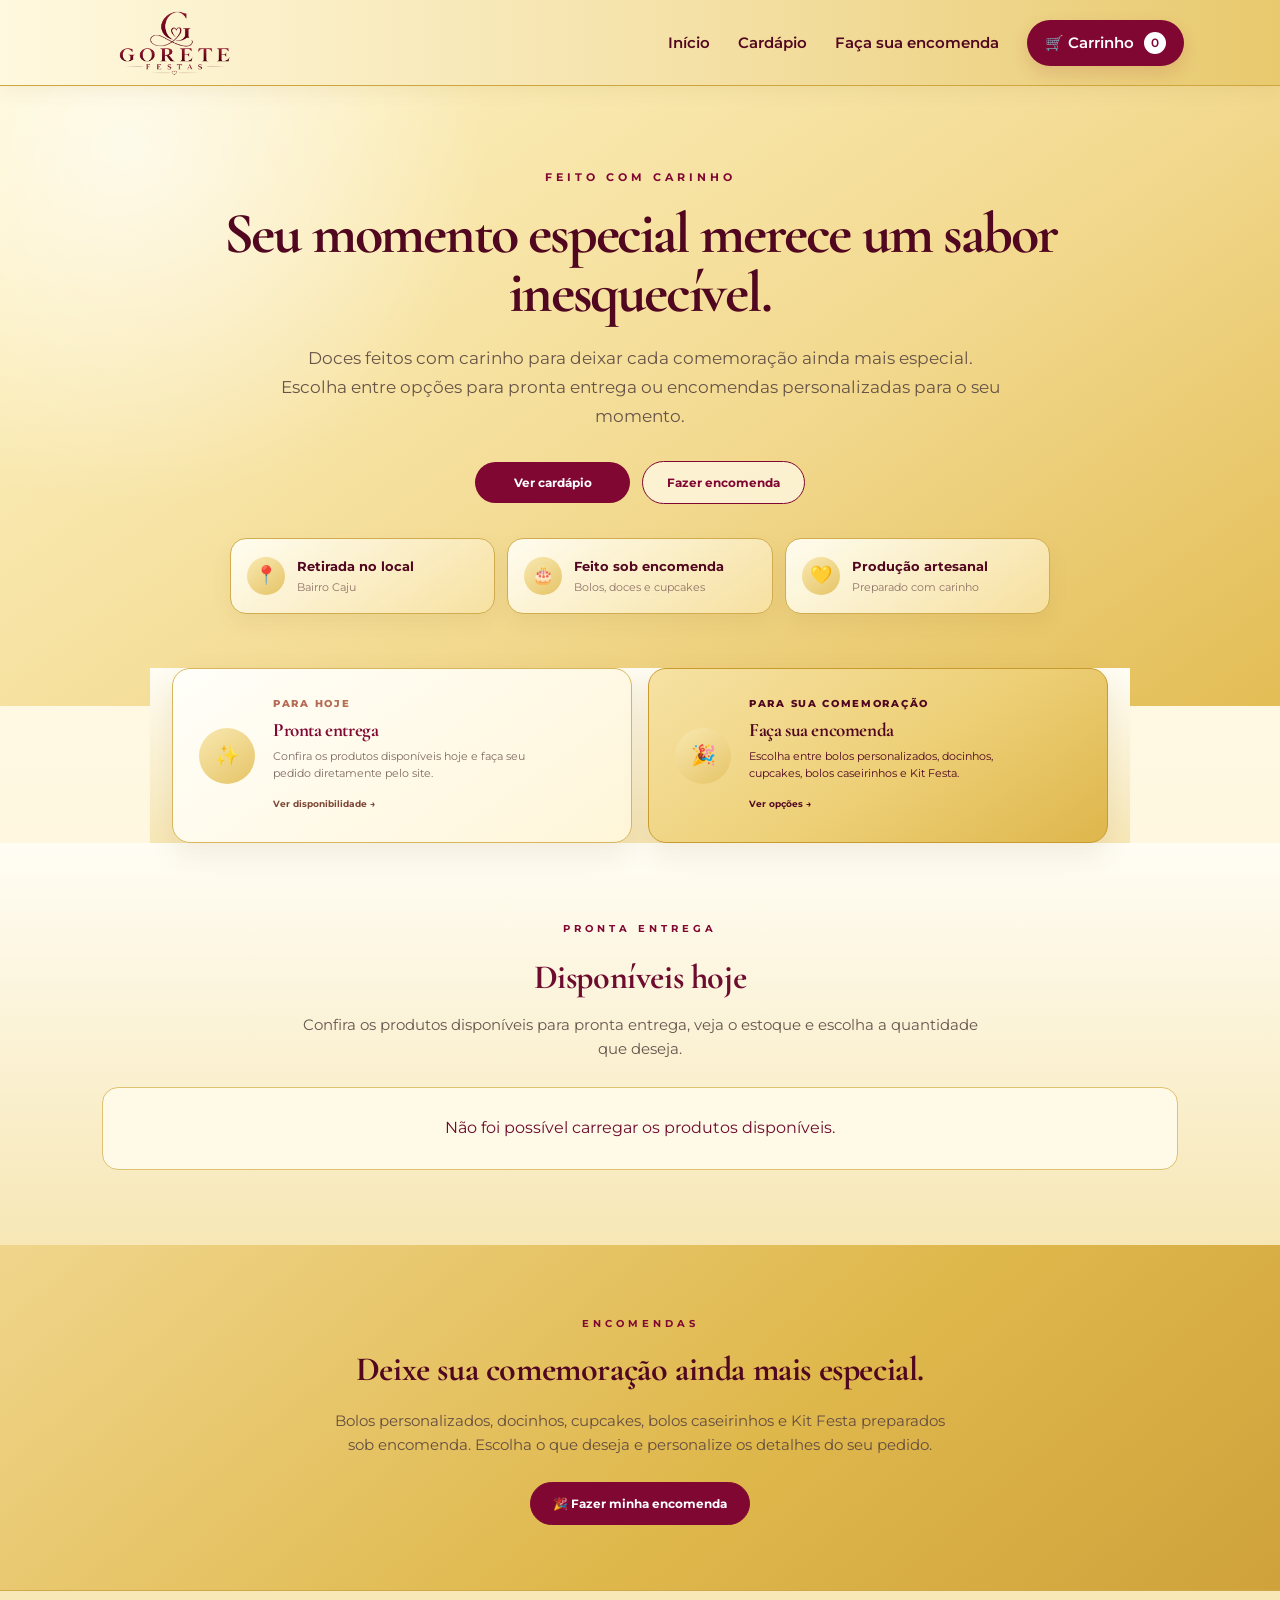
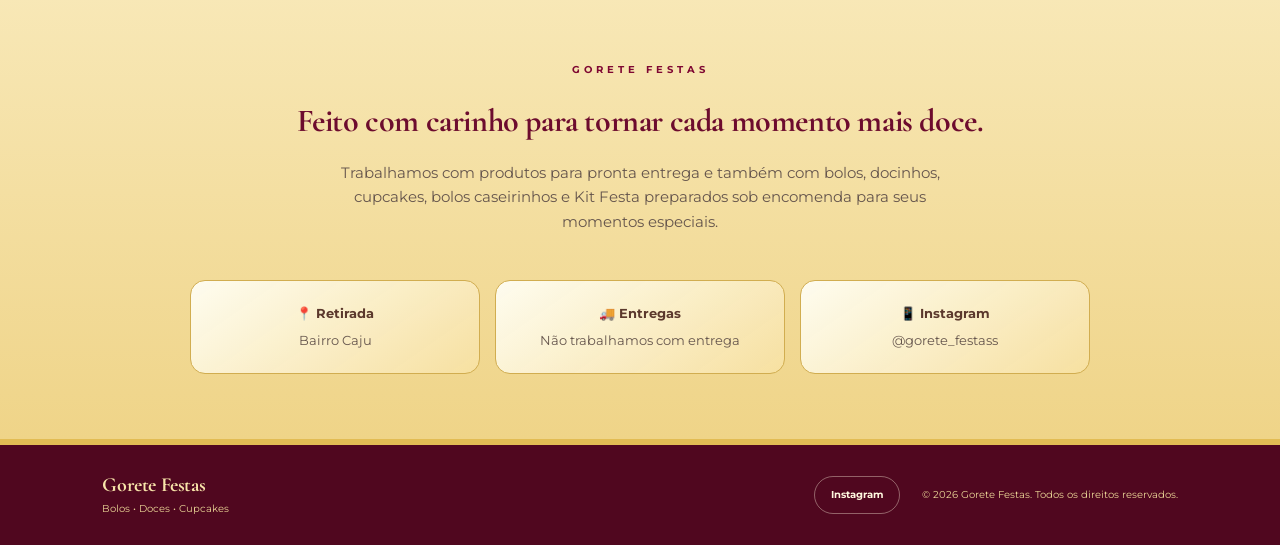
<file: index.html>
<!DOCTYPE html>
<html lang="pt-BR">
<head>
    <meta charset="UTF-8">
    <meta name="viewport" content="width=device-width, initial-scale=1.0">
    <title>Gorete Festas | Bolos, Doces & Cupcakes</title>
    <link rel="stylesheet" href="style.css">
</head>
<body>

<header class="topo">
    <a href="index.html" class="marca marca-logo" aria-label="Gorete Festas - Início">
        <img src="logo-gorete-festas.png" alt="Gorete Festas">
    </a>

    <nav class="menu">
        <a href="#inicio">Início</a>
        <a href="#cardapio">Cardápio</a>
        <a href="montar-bolo.html">Faça sua encomenda</a>

        <a href="carrinho.html" class="btn-carrinho">
            🛒 Carrinho
            <span id="quantidadeCarrinho">0</span>
        </a>
    </nav>
</header>

<main>

    <!-- BANNER PRINCIPAL -->
    <section class="banner banner-sem-foto" id="inicio">

        <div class="banner-conteudo banner-conteudo-central">

            <span class="mini-titulo">FEITO COM CARINHO</span>

            <h2>
                Seu momento especial merece um sabor inesquecível.
            </h2>

            <p>
                Doces feitos com carinho para deixar cada comemoração ainda mais especial.
                Escolha entre opções para pronta entrega ou encomendas personalizadas
                para o seu momento.
            </p>

            <div class="acoes-banner">
                <a href="#cardapio" class="btn-principal">
                    Ver cardápio
                </a>

                <a href="montar-bolo.html" class="btn-secundario">
                    Fazer encomenda
                </a>
            </div>

            <div class="banner-infos">

                <div class="banner-info-item">
                    <span>📍</span>
                    <div>
                        <strong>Retirada no local</strong>
                        <small>Bairro Caju</small>
                    </div>
                </div>

                <div class="banner-info-item">
                    <span>🎂</span>
                    <div>
                        <strong>Feito sob encomenda</strong>
                        <small>Bolos, doces e cupcakes</small>
                    </div>
                </div>

                <div class="banner-info-item">
                    <span>💛</span>
                    <div>
                        <strong>Produção artesanal</strong>
                        <small>Preparado com carinho</small>
                    </div>
                </div>

            </div>

        </div>

    </section>


    <!-- ACESSOS PRINCIPAIS -->
    <section class="tipos-produtos tipos-produtos-home">

        <a href="#cardapio" class="tipo-card tipo-card-link">

            <div class="tipo-icone">
                ✨
            </div>

            <div class="tipo-card-conteudo">
                <span class="tipo-mini-titulo">
                    PARA HOJE
                </span>

                <h3>Pronta entrega</h3>

                <p>
                    Confira os produtos disponíveis hoje
                    e faça seu pedido diretamente pelo site.
                </p>

                <span class="tipo-acao">
                    Ver disponibilidade →
                </span>
            </div>

        </a>


        <a
            href="montar-bolo.html"
            class="tipo-card tipo-card-link tipo-card-destaque"
        >

            <div class="tipo-icone">
                🎉
            </div>

            <div class="tipo-card-conteudo">
                <span class="tipo-mini-titulo">
                    PARA SUA COMEMORAÇÃO
                </span>

                <h3>Faça sua encomenda</h3>

                <p>
                    Escolha entre bolos personalizados, docinhos,
                    cupcakes, bolos caseirinhos e Kit Festa.
                </p>

                <span class="tipo-acao">
                    Ver opções →
                </span>
            </div>

        </a>

    </section>


    <!-- PRODUTOS DE PRONTA ENTREGA -->
    <section class="cardapio" id="cardapio">

        <div class="titulo-secao">

            <span>
                PRONTA ENTREGA
            </span>

            <h2>
                Disponíveis hoje
            </h2>

            <p>
                Confira os produtos disponíveis para pronta entrega,
                veja o estoque e escolha a quantidade que deseja.
            </p>

        </div>


        <div
            class="produtos produtos-fatias"
            id="listaProdutosProntaEntrega"
        >
            <div class="fatias-carregando">
                Carregando produtos disponíveis...
            </div>
        </div>

    </section>


    <!-- CHAMADA PARA ENCOMENDAS -->
    <section class="orcamento" id="encomendas">

        <div class="orcamento-conteudo">

            <span>
                ENCOMENDAS
            </span>

            <h2>
                Deixe sua comemoração ainda mais especial.
            </h2>

            <p>
                Bolos personalizados, docinhos, cupcakes,
                bolos caseirinhos e Kit Festa preparados sob encomenda.
                Escolha o que deseja e personalize os detalhes do seu pedido.
            </p>

            <a
                href="montar-bolo.html"
                class="btn-whatsapp"
            >
                🎉 Fazer minha encomenda
            </a>

        </div>

    </section>


    <!-- INFORMAÇÕES DA LOJA -->
    <section class="sobre" id="informacoes">

        <span>
            GORETE FESTAS
        </span>

        <h2>
            Feito com carinho para tornar cada momento mais doce.
        </h2>

        <p>
            Trabalhamos com produtos para pronta entrega
            e também com bolos, docinhos, cupcakes, bolos caseirinhos
            e Kit Festa preparados sob encomenda para seus momentos especiais.
        </p>

        <div class="informacoes-loja">

            <div>
                <strong>
                    📍 Retirada
                </strong>

                <p>
                    Bairro Caju
                </p>
            </div>


            <div>
                <strong>
                    🚚 Entregas
                </strong>

                <p>
                    Não trabalhamos com entrega
                </p>
            </div>


            <div>
                <strong>
                    📱 Instagram
                </strong>

                <p>
                    @gorete_festass
                </p>
            </div>

        </div>

    </section>

</main>


<!-- RODAPÉ -->
<footer>

    <div>
        <h3>
            Gorete Festas
        </h3>

        <p>
            Bolos • Doces • Cupcakes
        </p>
    </div>


    <div class="footer-instagram">

        <a
            href="https://www.instagram.com/gorete_festass"
            target="_blank"
            rel="noopener noreferrer"
        >
            Instagram
        </a>

    </div>


    <p class="copyright">
        © 2026 Gorete Festas. Todos os direitos reservados.
    </p>

</footer>


<script src="script.js"></script>

</body>
</html>
</file>
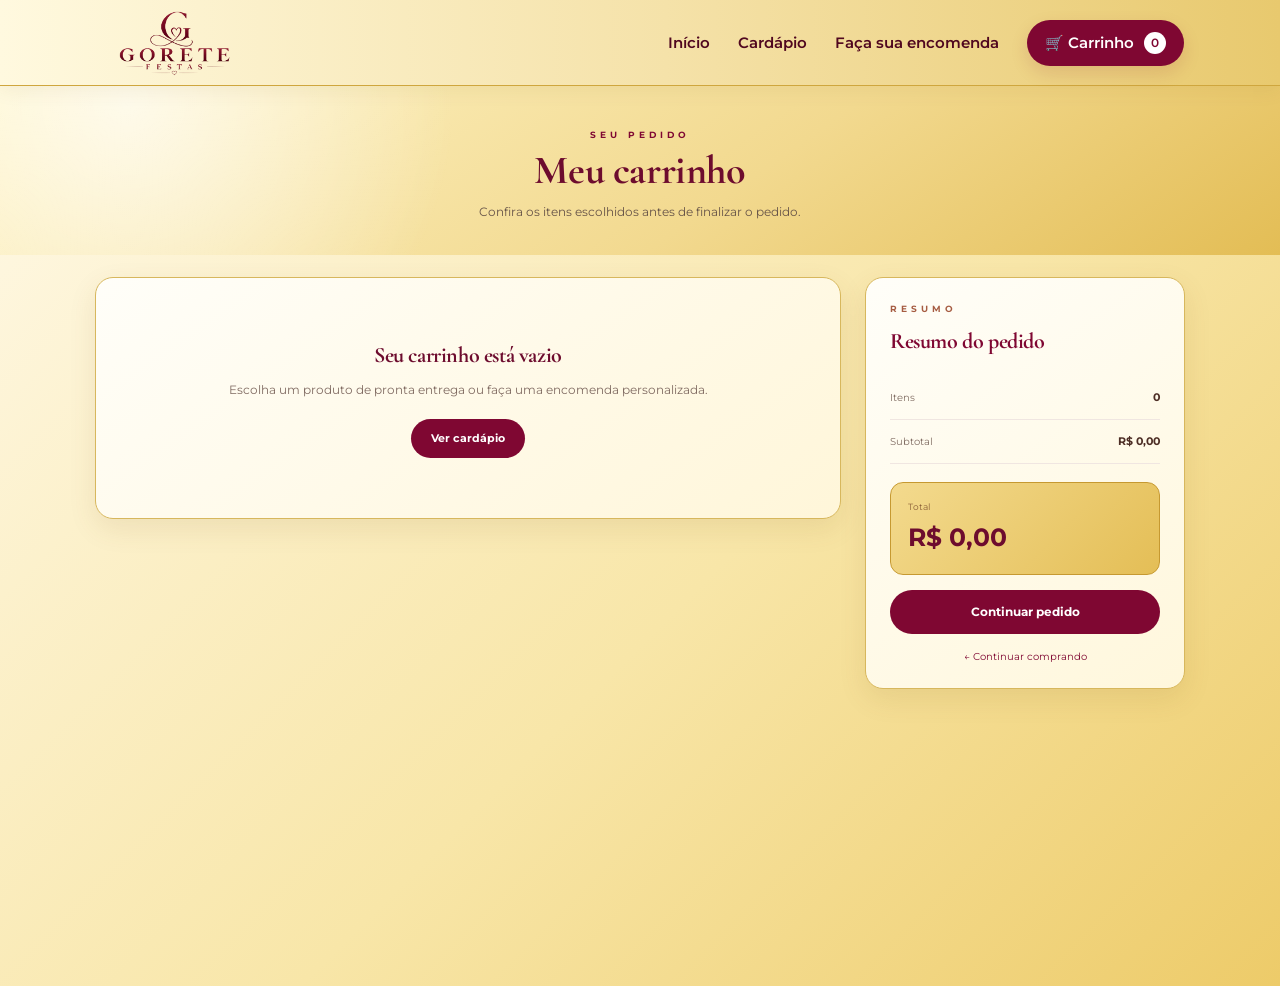
<file: carrinho.html>
<!DOCTYPE html>
<html lang="pt-BR">
<head>
    <meta charset="UTF-8">
    <meta name="viewport" content="width=device-width, initial-scale=1.0">
    <title>Carrinho | Gorete Festas</title>
    <link rel="stylesheet" href="style.css">

    <style>
        /* =====================================================
           CARRINHO - VISUAL REFINADO
           Mantém a lógica atual do script.js
        ===================================================== */

        .pagina-carrinho {
            min-height: 100vh;
            padding-bottom: 80px;
            background:
                radial-gradient(circle at top left, rgba(255,255,255,.78), transparent 35%),
                linear-gradient(135deg, #fff8df 0%, #f8dfa0 100%);
        }

        .cabecalho-carrinho {
            padding: 42px 20px 34px;
        }

        .cabecalho-carrinho > span {
            display: block;
            margin-bottom: 8px;
            color: #8f002d;
            font-family: "Montserrat", sans-serif;
            font-size: 9px;
            font-weight: 700;
            letter-spacing: 5px;
        }

        .cabecalho-carrinho h1 {
            margin: 0;
            color: #8f002d;
            font-family: "Cormorant Garamond", serif;
            font-size: 40px;
            line-height: 1;
        }

        .cabecalho-carrinho p {
            margin-top: 12px;
            color: #765c51;
            font-family: "Montserrat", sans-serif;
            font-size: 12px;
        }

        .carrinho-container {
            max-width: 1140px;
            gap: 24px;
        }

        .lista-carrinho {
            gap: 16px;
        }

        /* CARD DO PRODUTO */
        .item-carrinho {
            position: relative;
            overflow: hidden;
            padding: 0;
            border: 1px solid #e2b23f;
            border-radius: 18px;
            background: rgba(255, 253, 247, .96);
            box-shadow: 0 12px 28px rgba(91, 57, 18, .08);
            transition: transform .2s ease, box-shadow .2s ease;
        }

        .item-carrinho:hover {
            transform: translateY(-2px);
            box-shadow: 0 16px 34px rgba(91, 57, 18, .12);
        }

        .item-carrinho > div:first-child {
            padding: 22px 24px;
        }

        .item-carrinho h3 {
            margin: 0 0 16px;
            color: #8f002d;
            font-family: "Cormorant Garamond", serif;
            font-size: 21px;
            font-weight: 700;
        }

        .detalhes-item {
            grid-template-columns: repeat(2, minmax(0, 1fr));
            gap: 9px 28px;
        }

        .detalhes-item p {
            margin: 0;
            color: #725f55;
            font-family: "Montserrat", sans-serif;
            font-size: 11px;
            line-height: 1.55;
        }

        .detalhes-item strong {
            color: #4f2f25;
            font-weight: 700;
        }

        /* ÁREA DE PREÇO / QUANTIDADE */
        .item-acoes {
            min-width: 180px;
            padding: 22px 20px;
            border-left: 1px solid #efd99f;
            background: linear-gradient(180deg, #fff9e9 0%, #fff4d4 100%);
            justify-content: center;
            gap: 18px;
        }

        .item-preco {
            color: #8f002d;
            font-family: "Montserrat", sans-serif;
            font-size: 21px;
            font-weight: 700;
        }

        .controle-quantidade {
            padding: 5px;
            gap: 10px;
            border: 1px solid #ead18c;
            border-radius: 999px;
            background: #fffdf8;
        }

        .controle-quantidade button {
            width: 31px;
            height: 31px;
            border-color: #e2c777;
            background: #fff;
            color: #8f002d;
            transition: .2s ease;
        }

        .controle-quantidade button:hover {
            border-color: #8f002d;
            background: #8f002d;
            color: #fff;
        }

        .controle-quantidade span {
            min-width: 24px;
            color: #5d3327;
            font-size: 12px;
        }

        .btn-remover-item {
            padding: 6px 10px;
            border-radius: 20px;
            color: #a85050;
            font-size: 10px;
            transition: .2s ease;
        }

        .btn-remover-item:hover {
            background: #fff0ee;
            text-decoration: none;
        }

        /* RESUMO */
        .resumo-carrinho {
            top: 92px;
            overflow: hidden;
            padding: 24px;
            border: 1px solid #e2b23f;
            border-radius: 18px;
            background: rgba(255, 253, 247, .97);
            box-shadow: 0 14px 34px rgba(91, 57, 18, .10);
        }

        .resumo-carrinho > span {
            display: block;
            color: #a65c42;
            font-family: "Montserrat", sans-serif;
            font-size: 9px;
            letter-spacing: 4px;
        }

        .resumo-carrinho h2 {
            margin: 8px 0 18px;
            color: #8f002d;
            font-family: "Cormorant Garamond", serif;
            font-size: 22px;
        }

        .linha-total {
            padding: 13px 0;
        }

        .linha-total span {
            color: #806d63;
            font-family: "Montserrat", sans-serif;
            font-size: 10px;
        }

        .linha-total strong {
            color: #4d2e25;
            font-family: "Montserrat", sans-serif;
            font-size: 11px;
        }

        .total-final {
            margin-top: 18px;
            padding: 17px;
            border: 1px solid #d8a728;
            border-radius: 13px;
            background: linear-gradient(135deg, #f6d97f 0%, #e9bd4b 100%);
        }

        .total-final span {
            color: #8b6038;
            font-family: "Montserrat", sans-serif;
            font-size: 9px;
        }

        .total-final strong {
            display: block;
            margin-top: 3px;
            color: #8f002d;
            font-family: "Montserrat", sans-serif;
            font-size: 25px;
        }

        .btn-finalizar-pedido {
            min-height: 44px;
            margin-top: 15px;
            background: #970033;
            font-family: "Montserrat", sans-serif;
            font-size: 11px;
            transition: .2s ease;
        }

        .btn-finalizar-pedido:hover {
            background: #790029;
            transform: translateY(-1px);
        }

        .continuar-comprando {
            margin-top: 15px;
            color: #9b3655;
            font-family: "Montserrat", sans-serif;
            font-size: 10px;
        }

        .continuar-comprando:hover {
            color: #790029;
        }

        .carrinho-vazio {
            border-color: #e2b23f;
            border-radius: 18px;
            background: rgba(255, 253, 247, .96);
        }

        @media (max-width: 900px) {
            .carrinho-container {
                grid-template-columns: 1fr;
            }

            .resumo-carrinho {
                position: static;
            }
        }

        @media (max-width: 600px) {
            .cabecalho-carrinho {
                padding: 30px 6% 24px;
            }

            .cabecalho-carrinho h1 {
                font-size: 34px;
            }

            .item-carrinho {
                grid-template-columns: 1fr;
            }

            .item-carrinho > div:first-child {
                padding: 18px;
            }

            .detalhes-item {
                grid-template-columns: 1fr;
            }

            .item-acoes {
                width: 100%;
                min-width: 0;
                padding: 16px 18px;
                border-top: 1px solid #efd99f;
                border-left: none;
                flex-direction: row;
                flex-wrap: wrap;
                justify-content: space-between;
                align-items: center;
            }
        }
    </style>
</head>

<body>

<header class="topo">
    <a href="index.html" class="marca marca-logo" aria-label="Gorete Festas - Início">
        <img src="logo-gorete-festas.png" alt="Gorete Festas">
    </a>

    <nav class="menu">
        <a href="index.html">Início</a>
        <a href="index.html#cardapio">Cardápio</a>
        <a href="montar-bolo.html">Faça sua encomenda</a>
        <a href="carrinho.html" class="btn-carrinho">
            🛒 Carrinho <span id="quantidadeCarrinho">0</span>
        </a>
    </nav>
</header>

<main class="pagina-carrinho">

    <section class="cabecalho-carrinho">
        <span>SEU PEDIDO</span>
        <h1>Meu carrinho</h1>
        <p>Confira os itens escolhidos antes de finalizar o pedido.</p>
    </section>

    <section class="carrinho-container">

        <div class="lista-carrinho" id="listaCarrinho"></div>

        <aside class="resumo-carrinho">
            <span>RESUMO</span>
            <h2>Resumo do pedido</h2>

            <div class="linha-total">
                <span>Itens</span>
                <strong id="totalItens">0</strong>
            </div>

            <div class="linha-total">
                <span>Subtotal</span>
                <strong id="subtotalCarrinho">R$ 0,00</strong>
            </div>

            <div class="total-final">
                <span>Total</span>
                <strong id="totalCarrinho">R$ 0,00</strong>
            </div>

            <button class="btn-finalizar-pedido" onclick="irParaCheckout()">
                Continuar pedido
            </button>

            <a href="index.html" class="continuar-comprando">
                ← Continuar comprando
            </a>
        </aside>

    </section>
</main>

<script src="script.js"></script>

</body>
</html>
</file>
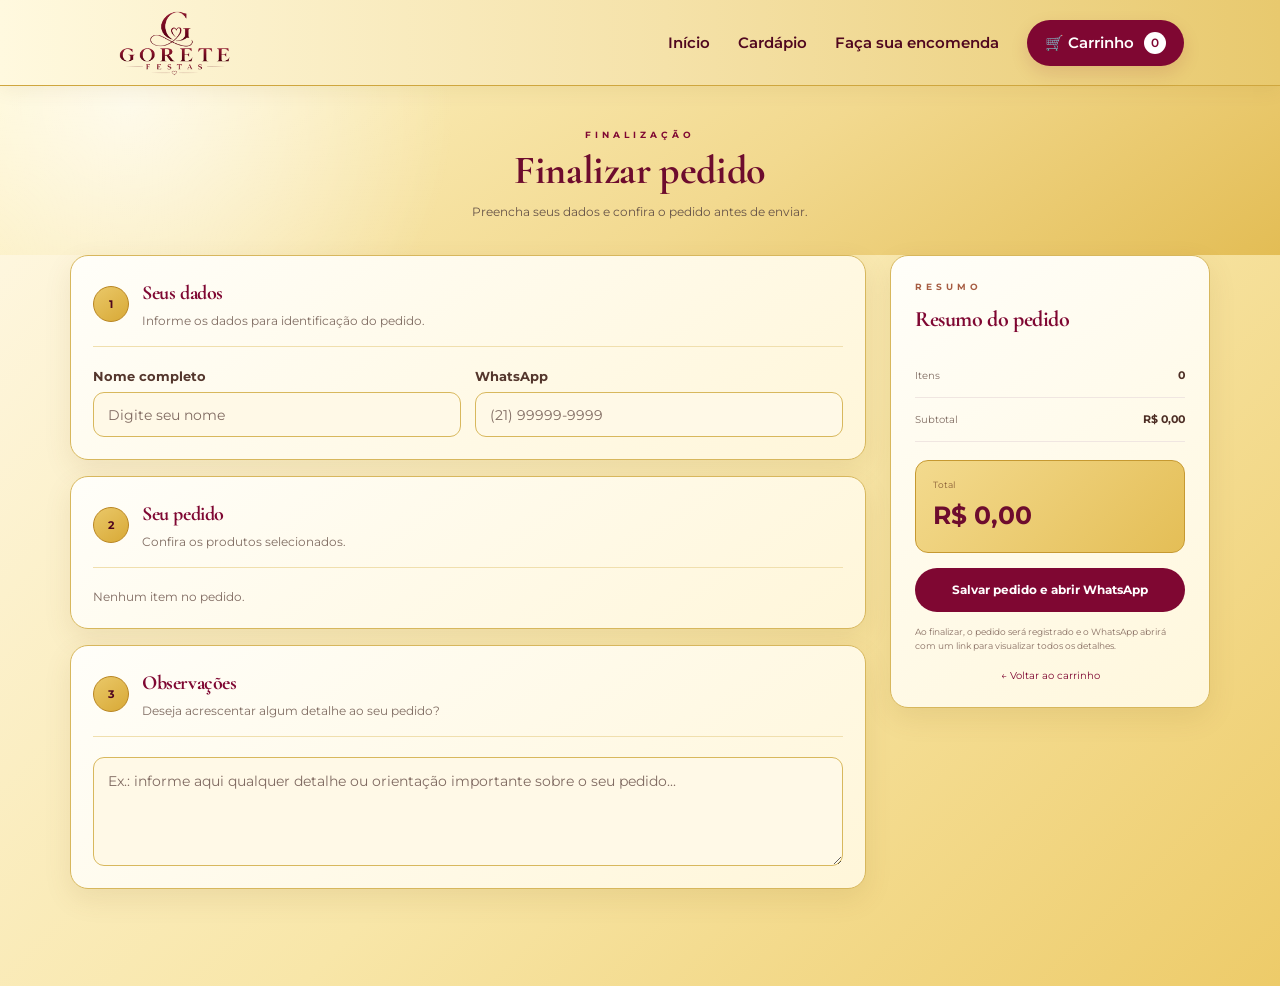
<file: checkout.html>
<!DOCTYPE html>
<html lang="pt-BR">
<head>
    <meta charset="UTF-8">
    <meta name="viewport" content="width=device-width, initial-scale=1.0">
    <title>Finalizar Pedido | Gorete Festas</title>
    <link rel="stylesheet" href="style.css">

    <style>
        /* =====================================================
           CHECKOUT - VISUAL REFINADO
           Mantém IDs e funções atuais do script.js
        ===================================================== */

        .pagina-checkout {
            min-height: 100vh;
            padding-bottom: 80px;
            background:
                radial-gradient(circle at top left, rgba(255,255,255,.78), transparent 35%),
                linear-gradient(135deg, #fff8df 0%, #f8dfa0 100%);
        }

        .cabecalho-checkout {
            padding: 42px 20px 34px;
        }

        .cabecalho-checkout > span {
            margin-bottom: 8px;
            color: #8f002d;
            font-family: "Montserrat", sans-serif;
            font-size: 9px;
            letter-spacing: 5px;
        }

        .cabecalho-checkout h1 {
            color: #8f002d;
            font-family: "Cormorant Garamond", serif;
            font-size: 40px;
            line-height: 1;
        }

        .cabecalho-checkout p {
            margin-top: 12px;
            color: #765c51;
            font-family: "Montserrat", sans-serif;
            font-size: 12px;
        }

        .checkout-container {
            max-width: 1140px;
            gap: 24px;
        }

        .checkout-conteudo {
            gap: 16px;
        }

        /* CARDS PRINCIPAIS */
        .checkout-card {
            overflow: hidden;
            padding: 22px;
            border: 1px solid #e2b23f;
            border-radius: 18px;
            background: rgba(255, 253, 247, .96);
            box-shadow: 0 12px 28px rgba(91, 57, 18, .08);
        }

        .checkout-card-titulo {
            margin-bottom: 20px;
            padding-bottom: 16px;
            border-bottom: 1px solid #f0dfae;
        }

        .numero-checkout {
            width: 36px;
            height: 36px;
            min-width: 36px;
            border: 1px solid #c99417;
            background: linear-gradient(135deg, #f4d16e, #e8b83e);
            color: #5f2e1f;
            font-family: "Montserrat", sans-serif;
            font-size: 11px;
        }

        .checkout-card-titulo h2 {
            color: #8f002d;
            font-family: "Cormorant Garamond", serif;
            font-size: 20px;
        }

        .checkout-card-titulo p {
            margin-top: 3px;
            color: #806d63;
            font-family: "Montserrat", sans-serif;
            font-size: 10px;
        }

        /* CAMPOS */
        .checkout-campos {
            gap: 14px;
        }

        .campo-checkout {
            gap: 7px;
        }

        .campo-checkout label {
            color: #54362d;
            font-family: "Montserrat", sans-serif;
            font-size: 10px;
            font-weight: 700;
        }

        .campo-checkout input,
        .campo-checkout textarea {
            border: 1px solid #e2c777;
            border-radius: 11px;
            background: #fffdf8;
            color: #4e3026;
            font-family: "Montserrat", sans-serif;
            font-size: 11px;
            transition: .2s ease;
        }

        .campo-checkout input {
            height: 45px;
            padding: 0 14px;
        }

        .campo-checkout textarea {
            min-height: 105px;
            padding: 14px;
        }

        .campo-checkout input:focus,
        .campo-checkout textarea:focus {
            border-color: #970033;
            box-shadow: 0 0 0 3px rgba(151, 0, 51, .08);
        }

        /* ITENS DO PEDIDO */
        .itens-checkout {
            gap: 12px;
        }

        .item-checkout {
            align-items: flex-start;
            padding: 16px;
            border: 1px solid #efd99f;
            border-radius: 13px;
            background: linear-gradient(135deg, #fffdf8 0%, #fff8e5 100%);
        }

        .item-checkout:last-child {
            padding-bottom: 16px;
            border-bottom: 1px solid #efd99f;
        }

        .item-checkout-info {
            flex: 1;
            min-width: 0;
        }

        .item-checkout-info h3 {
            margin: 0 0 8px;
            color: #8f002d;
            font-family: "Cormorant Garamond", serif;
            font-size: 17px;
            font-weight: 700;
        }

        .item-checkout-info p {
            margin: 0;
            color: #725f55;
            font-family: "Montserrat", sans-serif;
            font-size: 10px;
            line-height: 1.7;
        }

        .item-checkout-info p strong {
            color: #4f2f25;
        }

        .item-checkout-preco {
            padding: 7px 10px;
            border-radius: 9px;
            background: #fff;
            color: #8f002d;
            font-family: "Montserrat", sans-serif;
            font-size: 14px;
            font-weight: 700;
            box-shadow: inset 0 0 0 1px #efd99f;
        }

        /* RESUMO LATERAL */
        .resumo-checkout {
            top: 92px;
            overflow: hidden;
            padding: 24px;
            border: 1px solid #e2b23f;
            border-radius: 18px;
            background: rgba(255, 253, 247, .97);
            box-shadow: 0 14px 34px rgba(91, 57, 18, .10);
        }

        .mini-titulo-checkout {
            color: #a65c42;
            font-family: "Montserrat", sans-serif;
            font-size: 9px;
            letter-spacing: 4px;
        }

        .resumo-checkout h2 {
            margin: 8px 0 18px;
            color: #8f002d;
            font-family: "Cormorant Garamond", serif;
            font-size: 22px;
        }

        .linha-checkout {
            padding: 13px 0;
        }

        .linha-checkout span {
            color: #806d63;
            font-family: "Montserrat", sans-serif;
            font-size: 10px;
        }

        .linha-checkout strong {
            color: #4d2e25;
            font-family: "Montserrat", sans-serif;
            font-size: 11px;
        }

        .total-checkout {
            margin-top: 18px;
            padding: 17px;
            border: 1px solid #d8a728;
            border-radius: 13px;
            background: linear-gradient(135deg, #f6d97f 0%, #e9bd4b 100%);
        }

        .total-checkout span {
            color: #8b6038;
            font-family: "Montserrat", sans-serif;
            font-size: 9px;
        }

        .total-checkout strong {
            display: block;
            margin-top: 3px;
            color: #8f002d;
            font-family: "Montserrat", sans-serif;
            font-size: 25px;
        }

        .btn-whatsapp-checkout {
            min-height: 44px;
            margin-top: 15px;
            border: none;
            border-radius: 999px;
            background: #970033;
            color: #fff;
            font-family: "Montserrat", sans-serif;
            font-size: 11px;
            font-weight: 700;
            cursor: pointer;
            transition: .2s ease;
        }

        .btn-whatsapp-checkout:hover {
            background: #790029;
            transform: translateY(-1px);
        }

        .aviso-checkout-final {
            margin-top: 13px;
            color: #8a7165;
            font-family: "Montserrat", sans-serif;
            font-size: 9px;
            line-height: 1.6;
        }

        .voltar-carrinho {
            display: block;
            margin-top: 14px;
            color: #9b3655;
            font-family: "Montserrat", sans-serif;
            font-size: 10px;
            text-align: center;
            text-decoration: none;
        }

        .voltar-carrinho:hover {
            color: #790029;
        }

        @media (max-width: 900px) {
            .checkout-container {
                grid-template-columns: 1fr;
            }

            .resumo-checkout {
                position: static;
            }
        }

        @media (max-width: 600px) {
            .cabecalho-checkout {
                padding: 30px 6% 24px;
            }

            .cabecalho-checkout h1 {
                font-size: 34px;
            }

            .checkout-container {
                width: 90%;
            }

            .checkout-card {
                padding: 18px;
            }

            .checkout-campos {
                grid-template-columns: 1fr;
            }

            .item-checkout {
                flex-direction: column;
                gap: 12px;
            }

            .item-checkout-preco {
                align-self: flex-start;
            }
        }
    </style>
</head>

<body>

<header class="topo">
    <a href="index.html" class="marca marca-logo" aria-label="Gorete Festas - Início">
        <img src="logo-gorete-festas.png" alt="Gorete Festas">
    </a>

    <nav class="menu">
        <a href="index.html">Início</a>
        <a href="index.html#cardapio">Cardápio</a>
        <a href="montar-bolo.html">Faça sua encomenda</a>
        <a href="carrinho.html" class="btn-carrinho">
            🛒 Carrinho <span id="quantidadeCarrinho">0</span>
        </a>
    </nav>
</header>

<main class="pagina-checkout">

    <section class="cabecalho-checkout">
        <span>FINALIZAÇÃO</span>
        <h1>Finalizar pedido</h1>
        <p>Preencha seus dados e confira o pedido antes de enviar.</p>
    </section>

    <section class="checkout-container">

        <div class="checkout-conteudo">

            <div class="checkout-card">
                <div class="checkout-card-titulo">
                    <span class="numero-checkout">1</span>

                    <div>
                        <h2>Seus dados</h2>
                        <p>Informe os dados para identificação do pedido.</p>
                    </div>
                </div>

                <div class="checkout-campos">

                    <div class="campo-checkout">
                        <label for="nomeCliente">Nome completo</label>
                        <input
                            type="text"
                            id="nomeCliente"
                            placeholder="Digite seu nome"
                            autocomplete="name"
                        >
                    </div>

                    <div class="campo-checkout">
                        <label for="telefoneCliente">WhatsApp</label>
                        <input
                            type="tel"
                            id="telefoneCliente"
                            placeholder="(21) 99999-9999"
                            autocomplete="tel"
                        >
                    </div>

                </div>
            </div>

            <div class="checkout-card">
                <div class="checkout-card-titulo">
                    <span class="numero-checkout">2</span>

                    <div>
                        <h2>Seu pedido</h2>
                        <p>Confira os produtos selecionados.</p>
                    </div>
                </div>

                <div id="itensCheckout" class="itens-checkout"></div>
            </div>

            <div class="checkout-card">
                <div class="checkout-card-titulo">
                    <span class="numero-checkout">3</span>

                    <div>
                        <h2>Observações</h2>
                        <p id="textoAjudaObservacao">Deseja acrescentar algum detalhe ao seu pedido?</p>
                    </div>
                </div>

                <div class="campo-checkout">
                    <textarea
                        id="observacaoPedido"
                        rows="4"
                        maxlength="300"
                        placeholder="Ex.: informe aqui qualquer detalhe ou orientação importante sobre o seu pedido..."
                    ></textarea>
                </div>
            </div>

        </div>

        <aside class="resumo-checkout">
            <span class="mini-titulo-checkout">RESUMO</span>
            <h2>Resumo do pedido</h2>

            <div class="linha-checkout">
                <span>Itens</span>
                <strong id="quantidadeCheckout">0</strong>
            </div>

            <div class="linha-checkout">
                <span>Subtotal</span>
                <strong id="subtotalCheckout">R$ 0,00</strong>
            </div>

            <div class="total-checkout">
                <span>Total</span>
                <strong id="totalCheckout">R$ 0,00</strong>
            </div>

            <button
                class="btn-whatsapp-checkout"
                onclick="finalizarPedidoWhatsApp()"
            >
                Salvar pedido e abrir WhatsApp
            </button>

            <p class="aviso-checkout-final">
                Ao finalizar, o pedido será registrado e o WhatsApp abrirá
                com um link para visualizar todos os detalhes.
            </p>

            <a href="carrinho.html" class="voltar-carrinho">
                ← Voltar ao carrinho
            </a>
        </aside>

    </section>
</main>

<script src="script.js"></script>

</body>
</html>
</file>
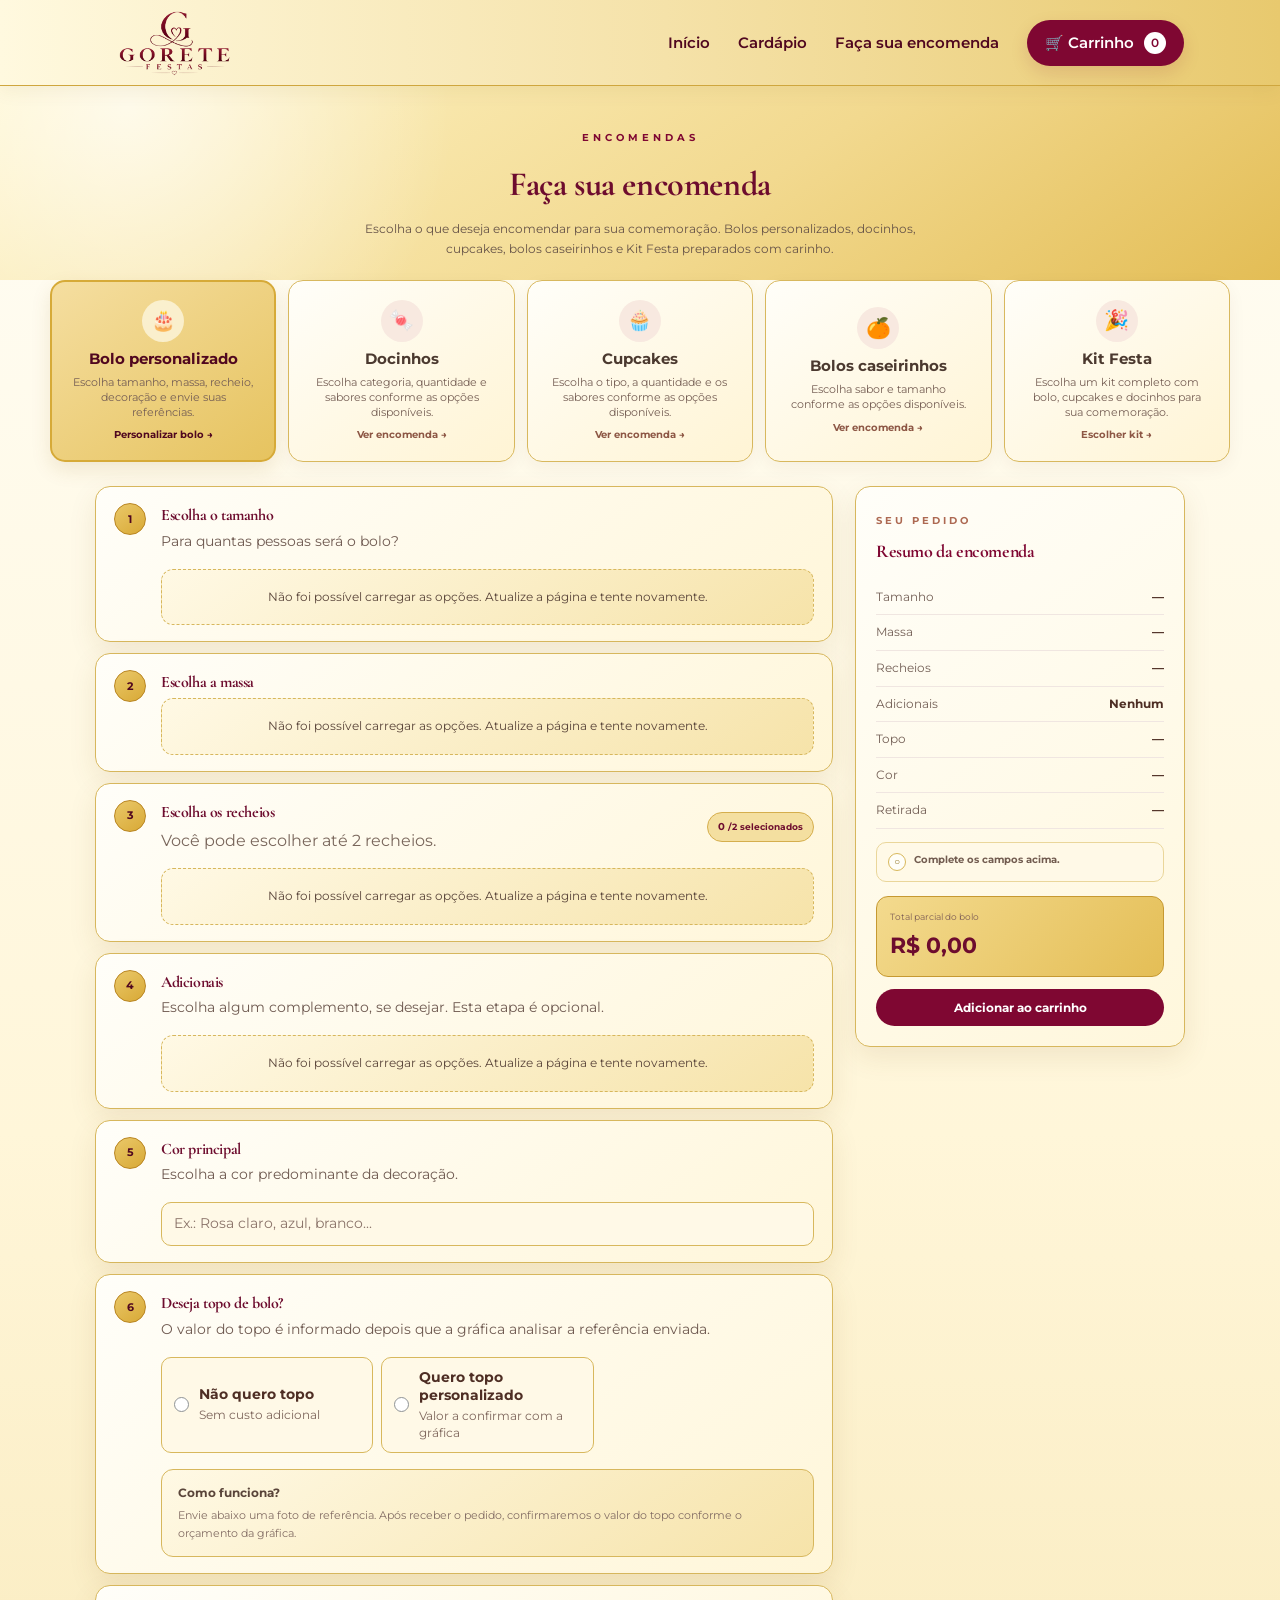
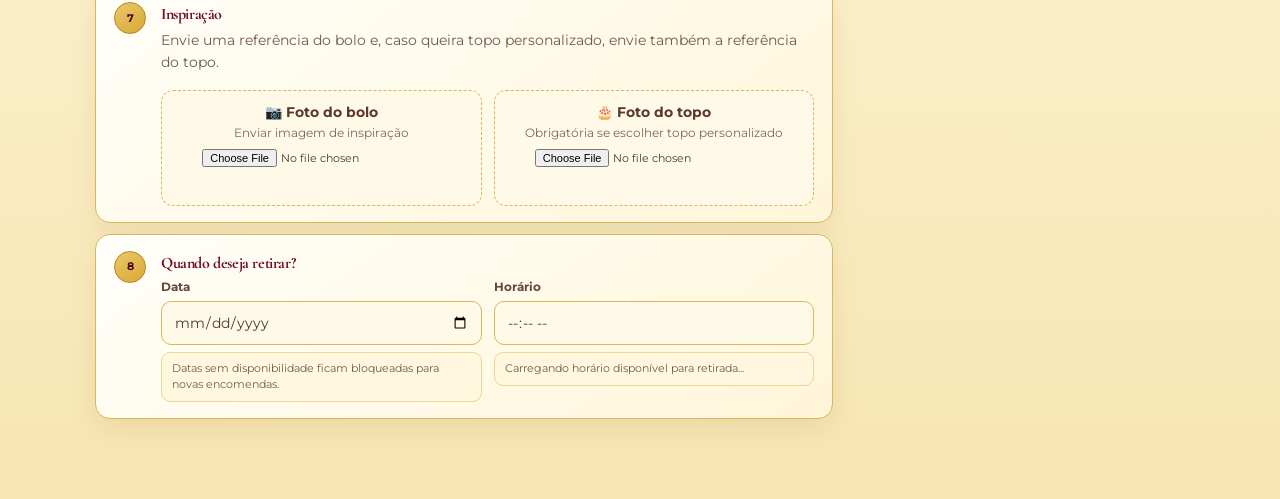
<file: montar-bolo.html>
<!DOCTYPE html>
<html lang="pt-BR">

<head>
    <meta charset="UTF-8">
    <meta name="viewport" content="width=device-width, initial-scale=1.0">

    <title>Faça sua Encomenda | Gorete Festas</title>

    <link rel="stylesheet" href="style.css">

    <style>
        /* =========================================================
           KIT FESTA — PÁGINA DO CLIENTE
           Desktop + tablet + mobile
        ========================================================= */

        .seletor-encomenda {
            grid-template-columns: repeat(5, minmax(0, 1fr));
        }

        .montagem-kit-festa[hidden],
        .etapa-kit-cupcakes[hidden] {
            display: none !important;
        }

        .kit-opcao-card {
            position: relative;
        }

        .kit-opcao-card .kit-composicao {
            display: grid;
            gap: 4px;
            margin-top: 8px;
            color: #79655a;
            font-size: 10px;
            line-height: 1.4;
        }

        .kit-opcao-card .kit-precos {
            display: flex;
            flex-wrap: wrap;
            gap: 7px;
            margin-top: 10px;
        }

        .kit-opcao-card .kit-precos b,
        .kit-opcao-card .kit-precos em {
            display: inline-flex;
            align-items: center;
            min-height: 28px;
            padding: 5px 9px;
            border-radius: 999px;
            font-size: 9px;
            font-style: normal;
        }

        .kit-opcao-card .kit-precos b {
            background: #6d0c2e;
            color: #fff8df;
        }

        .kit-opcao-card .kit-precos em {
            border: 1px solid #d4ad4d;
            background: #f6e2a4;
            color: #6d0c2e;
        }

        .kit-limite {
            display: inline-flex;
            align-items: center;
            gap: 4px;
            margin-top: 8px;
            padding: 5px 8px;
            border: 1px solid #dcc270;
            border-radius: 999px;
            background: #fff8df;
            color: #6d0c2e;
            font-size: 9px;
            font-weight: 700;
        }

        .kit-aviso-preco {
            margin-top: 10px;
            padding: 11px 12px;
            border: 1px solid #dfc67c;
            border-radius: 10px;
            background: #fff8df;
            color: #725c50;
            font-size: 10px;
            line-height: 1.5;
        }

        .resumo-kit-composicao {
            margin: 10px 0 14px;
            padding: 11px 12px;
            border: 1px solid #e1c97f;
            border-radius: 10px;
            background: #fff9e7;
        }

        .resumo-kit-composicao span {
            display: block;
            margin-bottom: 5px;
            color: #853643;
            font-size: 8px;
            font-weight: 800;
            letter-spacing: 1.4px;
        }

        .resumo-kit-composicao p {
            margin: 0;
            color: #604b40;
            font-size: 10px;
            line-height: 1.5;
        }

        .valor-kit-avista {
            margin-top: -4px;
            padding: 8px 0 0;
            color: #6d0c2e;
            font-size: 10px;
            text-align: right;
        }

        @media (max-width: 1180px) {
            .seletor-encomenda {
                grid-template-columns: repeat(3, minmax(0, 1fr));
            }
        }

        @media (max-width: 760px) {
            .seletor-encomenda {
                grid-template-columns: repeat(2, minmax(0, 1fr));
            }
        }

        @media (max-width: 520px) {
            .seletor-encomenda {
                grid-template-columns: 1fr;
            }

            .kit-opcao-card .kit-precos {
                flex-direction: column;
                align-items: flex-start;
            }

            .kit-opcao-card .kit-precos b,
            .kit-opcao-card .kit-precos em {
                width: 100%;
                justify-content: center;
            }

            .valor-kit-avista {
                text-align: left;
            }
        }

        .ajuda-data-retirada {
            display: block;
            margin-top: 6px;
            color: #725c50;
            font-size: 12px;
            line-height: 1.4;
        }

        @media (max-width: 600px) {
            .ajuda-data-retirada {
                font-size: 12px;
            }
        }



        /* =========================================================
           REFINO VISUAL — DISPONIBILIDADE DE DATAS
        ========================================================= */

        .campo-data-retirada-wrapper {
            position: relative;
        }

        .campo-data-retirada-wrapper .ajuda-data-retirada {
            margin-top: 7px !important;
            padding: 8px 10px;
            border: 1px solid #ead69a;
            border-radius: 9px;
            background: #fff8df;
            color: #725c50 !important;
            font-size: 11px !important;
            line-height: 1.45 !important;
        }

        .mensagem-data-indisponivel {
            margin-top: 8px;
            padding: 10px 11px;
            border-radius: 9px;
            font-size: 11px;
            font-weight: 700;
            line-height: 1.45;
        }

        .mensagem-data-indisponivel[hidden] {
            display: none !important;
        }

        .mensagem-data-indisponivel.erro {
            border: 1px solid #e0aaa4;
            background: #fff0ee;
            color: #9d2f29;
        }

        .mensagem-data-indisponivel.ok {
            border: 1px solid #b9d9c5;
            background: #eef9f2;
            color: #2f7047;
        }

        .campo-data-retirada-wrapper input[type="date"] {
            transition:
                border-color .18s ease,
                box-shadow .18s ease,
                background .18s ease;
        }

        .campo-data-retirada-wrapper input[type="date"]:focus {
            background: #fffef9;
        }

        @media (max-width: 600px) {
            .campo-data-retirada-wrapper .ajuda-data-retirada,
            .mensagem-data-indisponivel {
                font-size: 11px !important;
            }
        }



        /* =========================================================
           HORÁRIOS DE RETIRADA — SELEÇÃO PELO SITE
        ========================================================= */
        .campos-retirada select.campo-bolo {
            width: 100%;
            cursor: pointer;
        }

        .campos-retirada select.campo-bolo:disabled {
            cursor: not-allowed;
            opacity: .72;
        }

        .ajuda-horario-retirada {
            display: block;
            margin-top: 7px;
            padding: 8px 10px;
            border: 1px solid #ead69a;
            border-radius: 9px;
            background: #fff8df;
            color: #725c50;
            font-size: 11px;
            line-height: 1.45;
        }

        @media (max-width: 600px) {
            .ajuda-horario-retirada {
                font-size: 11px;
            }
        }

    </style>
</head>

<body>

    <header class="topo">

        <a href="index.html" class="marca marca-logo" aria-label="Gorete Festas - Início">
            <img src="logo-gorete-festas.png" alt="Gorete Festas">
        </a>

        <nav class="menu">
            <a href="index.html">Início</a>
            <a href="index.html#cardapio">Cardápio</a>
            <a href="montar-bolo.html">Faça sua encomenda</a>

            <a href="carrinho.html" class="btn-carrinho">
                🛒 Carrinho
                <span id="quantidadeCarrinho">0</span>
            </a>
        </nav>

    </header>


    <main class="pagina-montar-bolo">

        <section class="cabecalho-montagem cabecalho-encomenda">

            <span>ENCOMENDAS</span>

            <h1>Faça sua encomenda</h1>

            <p>
                Escolha o que deseja encomendar para sua comemoração.
                Bolos personalizados, docinhos, cupcakes, bolos caseirinhos e Kit Festa preparados com carinho.
            </p>

        </section>


        <!-- TIPO DE ENCOMENDA -->
        <section class="seletor-encomenda">

            <button
                type="button"
                class="card-tipo-encomenda ativo"
                data-encomenda="bolo"
                onclick="selecionarTipoEncomenda('bolo')"
            >
                <span class="icone-encomenda">🎂</span>
                <strong>Bolo personalizado</strong>
                <small>
                    Escolha tamanho, massa, recheio, decoração e envie suas referências.
                </small>
                <span class="acao-encomenda">Personalizar bolo →</span>
            </button>

            <button
                type="button"
                class="card-tipo-encomenda"
                data-encomenda="docinhos"
                onclick="selecionarTipoEncomenda('docinhos')"
            >
                <span class="icone-encomenda">🍬</span>
                <strong>Docinhos</strong>
                <small>
                    Escolha categoria, quantidade e sabores
                    conforme as opções disponíveis.
                </small>
                <span class="acao-encomenda">Ver encomenda →</span>
            </button>

            <button
                type="button"
                class="card-tipo-encomenda"
                data-encomenda="cupcakes"
                onclick="selecionarTipoEncomenda('cupcakes')"
            >
                <span class="icone-encomenda">🧁</span>
                <strong>Cupcakes</strong>
                <small>
                    Escolha o tipo, a quantidade e os sabores
                    conforme as opções disponíveis.
                </small>
                <span class="acao-encomenda">Ver encomenda →</span>
            </button>

            <button
                type="button"
                class="card-tipo-encomenda"
                data-encomenda="caseirinhos"
                onclick="selecionarTipoEncomenda('caseirinhos')"
            >
                <span class="icone-encomenda">🍊</span>
                <strong>Bolos caseirinhos</strong>
                <small>
                    Escolha sabor e tamanho
                    conforme as opções disponíveis.
                </small>
                <span class="acao-encomenda">Ver encomenda →</span>
            </button>

            <button
                type="button"
                class="card-tipo-encomenda"
                data-encomenda="kit-festa"
                onclick="selecionarTipoEncomenda('kit-festa')"
            >
                <span class="icone-encomenda">🎉</span>
                <strong>Kit Festa</strong>
                <small>
                    Escolha um kit completo com bolo, cupcakes
                    e docinhos para sua comemoração.
                </small>
                <span class="acao-encomenda">Escolher kit →</span>
            </button>

        </section>


        <!-- AVISO PARA CATEGORIAS A CONFIGURAR -->
        <section
            class="aviso-encomenda"
            id="avisoEncomenda"
            hidden
        >
            <div class="aviso-encomenda-conteudo">
                <span id="iconeAvisoEncomenda">🍬</span>

                <div>
                    <small>ENCOMENDA</small>
                    <h2 id="tituloAvisoEncomenda">Docinhos</h2>
                    <p id="textoAvisoEncomenda">
                        Estamos preparando as opções desta categoria.
                    </p>
                </div>
            </div>

            <button
                type="button"
                onclick="selecionarTipoEncomenda('bolo')"
            >
                ← Voltar para bolo personalizado
            </button>
        </section>



        <!-- DOCINHOS -->
        <section class="montagem-container montagem-docinhos" id="painelDocinhos" hidden>

            <div class="opcoes-bolo">

                <div class="etapa-bolo">
                    <div class="numero-etapa">1</div>

                    <div class="conteudo-etapa">
                        <h2>Escolha a categoria</h2>
                        <p>Selecione o tipo de docinho que deseja encomendar.</p>

                        <div class="opcoes-selecao" id="opcoesCategoriaDocinho">
                            <p class="opcoes-carregando">Carregando categorias...</p>
                        </div>
                    </div>
                </div>

                <div class="etapa-bolo">
                    <div class="numero-etapa">2</div>

                    <div class="conteudo-etapa">
                        <h2>Informe a quantidade</h2>
                        <p>
                            A quantidade mínima e o valor serão definidos conforme
                            as regras cadastradas no painel.
                        </p>

                        <div class="campo-quantidade-docinho">
                            <label for="quantidadeDocinhos">Quantidade de docinhos</label>
                            <input
                                type="number"
                                id="quantidadeDocinhos"
                                class="campo-bolo"
                                min="1"
                                step="1"
                                placeholder="Ex.: 20"
                            >
                        </div>

                        <div class="regra-docinho-feedback" id="regraDocinhoFeedback">
                            Selecione uma categoria e informe a quantidade.
                        </div>
                    </div>
                </div>

                <div class="etapa-bolo">
                    <div class="numero-etapa">3</div>

                    <div class="conteudo-etapa">
                        <div class="titulo-etapa-com-limite">
                            <div>
                                <h2>Escolha os sabores</h2>
                                <p id="ajudaSaboresDocinho">
                                    A quantidade de sabores permitida será informada após escolher a quantidade.
                                </p>
                            </div>

                            <span class="contador-recheios contador-sabores-docinho">
                                <strong id="quantidadeSaboresDocinho">0</strong>
                                <span id="limiteSaboresDocinho"> selecionados</span>
                            </span>
                        </div>

                        <div class="opcoes-selecao" id="opcoesSaboresDocinho">
                            <div class="opcoes-indisponiveis">
                                Escolha primeiro uma categoria.
                            </div>
                        </div>

                        <p class="mensagem-limite-recheios" id="mensagemLimiteSaboresDocinho"></p>
                    </div>
                </div>

                <div class="etapa-bolo">
                    <div class="numero-etapa">4</div>

                    <div class="conteudo-etapa">
                        <h2>Quando deseja retirar?</h2>

                        <div class="campos-retirada">
                            <div class="campo-data-retirada-wrapper">
                                <label>Data</label>
                                <input
                                    type="date"
                                    id="dataRetiradaDocinhos"
                                    class="campo-bolo"
                                >

                                <small class="ajuda-data-retirada">
                                    Datas sem disponibilidade ficam bloqueadas para novas encomendas.
                                </small>
</div>

                            <div>
                                <label>Horário</label>
                                <input
                                    type="time"
                                    id="horaRetiradaDocinhos"
                                    class="campo-bolo"
                                    disabled
                                >
                                <small class="ajuda-horario-retirada">
                                    Escolha um dos horários disponíveis para retirada.
                                </small>
                            </div>
                        </div>
                    </div>
                </div>

            </div>

            <aside class="resumo-bolo resumo-docinhos">

                <span>SEU PEDIDO</span>
                <h2>Resumo dos docinhos</h2>

                <div class="linha-resumo">
                    <span>Categoria</span>
                    <strong id="resumoCategoriaDocinho">—</strong>
                </div>

                <div class="linha-resumo">
                    <span>Quantidade</span>
                    <strong id="resumoQuantidadeDocinho">—</strong>
                </div>

                <div class="linha-resumo">
                    <span>Sabores</span>
                    <strong id="resumoSaboresDocinho">—</strong>
                </div>

                <div class="linha-resumo">
                    <span id="rotuloPrecoDocinho">Valor</span>
                    <strong id="resumoPrecoUnitarioDocinho">—</strong>
                </div>

                <div class="linha-resumo">
                    <span>Retirada</span>
                    <strong id="resumoRetiradaDocinho">—</strong>
                </div>

                <div class="linha-resumo">
                    <span>Caixa</span>
                    <strong id="resumoValorCaixaDocinho">—</strong>
                </div>

                <div class="resumo-progresso" id="progressoResumoDocinho">
                    <span class="resumo-progresso-icone">○</span>
                    <span class="resumo-progresso-texto">Complete os campos acima.</span>
                </div>

                <div class="total-bolo">
                    <span>Total com a caixa</span>
                    <strong id="valorTotalDocinhos">R$ 0,00</strong>
                </div>

                <button
                    class="btn-adicionar-bolo"
                    onclick="adicionarDocinhosCarrinho()"
                >
                    Adicionar ao carrinho
                </button>

            </aside>

        </section>


        <!-- CUPCAKES -->
        <section class="montagem-container montagem-cupcakes" id="painelCupcakes" hidden>

            <div class="opcoes-bolo">

                <div class="etapa-bolo">
                    <div class="numero-etapa">1</div>

                    <div class="conteudo-etapa">
                        <h2>Escolha o tipo de cupcake</h2>
                        <p>Selecione a opção desejada.</p>

                        <div class="opcoes-selecao" id="opcoesTipoCupcake">
                            <p class="opcoes-carregando">Carregando tipos...</p>
                        </div>
                    </div>
                </div>

                <div class="etapa-bolo">
                    <div class="numero-etapa">2</div>

                    <div class="conteudo-etapa">
                        <h2>Informe a quantidade</h2>
                        <p>O valor será calculado automaticamente conforme o tipo escolhido.</p>

                        <div class="campo-quantidade-encomenda">
                            <label for="quantidadeCupcakes">Quantidade de cupcakes</label>
                            <input
                                type="number"
                                id="quantidadeCupcakes"
                                class="campo-bolo"
                                min="1"
                                step="1"
                                placeholder="Ex.: 10"
                            >
                        </div>

                        <div class="regra-docinho-feedback" id="regraCupcakeFeedback">
                            Escolha um tipo e informe a quantidade.
                        </div>
                    </div>
                </div>

                <div class="etapa-bolo">
                    <div class="numero-etapa">3</div>

                    <div class="conteudo-etapa">
                        <div class="titulo-etapa-com-limite">
                            <div>
                                <h2>Escolha os sabores</h2>
                                <p id="ajudaSaboresCupcake">
                                    O limite de sabores será definido conforme a quantidade escolhida.
                                </p>
                            </div>

                            <span class="contador-recheios contador-sabores-docinho">
                                <strong id="quantidadeSaboresCupcake">0</strong>
                                <span id="limiteSaboresCupcake"> selecionados</span>
                            </span>
                        </div>

                        <div class="opcoes-selecao" id="opcoesSaboresCupcake">
                            <div class="opcoes-indisponiveis">
                                Escolha primeiro o tipo e informe a quantidade.
                            </div>
                        </div>

                        <p class="mensagem-limite-recheios" id="mensagemLimiteSaboresCupcake"></p>
                    </div>
                </div>

                <div class="etapa-bolo">
                    <div class="numero-etapa">4</div>

                    <div class="conteudo-etapa">
                        <h2>Quando deseja retirar?</h2>

                        <div class="campos-retirada">
                            <div class="campo-data-retirada-wrapper">
                                <label>Data</label>
                                <input
                                    type="date"
                                    id="dataRetiradaCupcakes"
                                    class="campo-bolo"
                                >

                                <small class="ajuda-data-retirada">
                                    Datas sem disponibilidade ficam bloqueadas para novas encomendas.
                                </small>
</div>

                            <div>
                                <label>Horário</label>
                                <input
                                    type="time"
                                    id="horaRetiradaCupcakes"
                                    class="campo-bolo"
                                    disabled
                                >
                                <small class="ajuda-horario-retirada">
                                    Escolha um dos horários disponíveis para retirada.
                                </small>
                            </div>
                        </div>
                    </div>
                </div>

            </div>

            <aside class="resumo-bolo resumo-cupcakes">

                <span>SEU PEDIDO</span>
                <h2>Resumo dos cupcakes</h2>

                <div class="linha-resumo">
                    <span>Tipo</span>
                    <strong id="resumoTipoCupcake">—</strong>
                </div>

                <div class="linha-resumo">
                    <span>Quantidade</span>
                    <strong id="resumoQuantidadeCupcake">—</strong>
                </div>

                <div class="linha-resumo">
                    <span>Sabores</span>
                    <strong id="resumoSaboresCupcake">—</strong>
                </div>

                <div class="linha-resumo">
                    <span>Valor unitário</span>
                    <strong id="resumoPrecoCupcake">—</strong>
                </div>

                <div class="linha-resumo">
                    <span>Retirada</span>
                    <strong id="resumoRetiradaCupcake">—</strong>
                </div>

                <div class="resumo-progresso" id="progressoResumoCupcake">
                    <span class="resumo-progresso-icone">○</span>
                    <span class="resumo-progresso-texto">Complete os campos acima.</span>
                </div>

                <div class="total-bolo">
                    <span>Total dos cupcakes</span>
                    <strong id="valorTotalCupcakes">R$ 0,00</strong>
                </div>

                <button
                    class="btn-adicionar-bolo"
                    onclick="adicionarCupcakesCarrinho()"
                >
                    Adicionar ao carrinho
                </button>

            </aside>

        </section>


        <!-- BOLOS CASEIRINHOS -->
        <section class="montagem-container montagem-caseirinhos" id="painelCaseirinhos" hidden>

            <div class="opcoes-bolo">

                <div class="etapa-bolo">
                    <div class="numero-etapa">1</div>

                    <div class="conteudo-etapa">
                        <h2>Escolha o sabor</h2>
                        <p>Selecione um dos sabores disponíveis.</p>

                        <div class="opcoes-selecao" id="opcoesSaborCaseirinho">
                            <p class="opcoes-carregando">Carregando sabores...</p>
                        </div>
                    </div>
                </div>

                <div class="etapa-bolo">
                    <div class="numero-etapa">2</div>

                    <div class="conteudo-etapa">
                        <h2>Escolha o tamanho</h2>
                        <p>O valor do bolo caseirinho será atualizado conforme o tamanho.</p>

                        <div class="opcoes-selecao" id="opcoesTamanhoCaseirinho">
                            <p class="opcoes-carregando">Carregando tamanhos...</p>
                        </div>
                    </div>
                </div>

                <div class="etapa-bolo">
                    <div class="numero-etapa">3</div>

                    <div class="conteudo-etapa">
                        <h2>Quando deseja retirar?</h2>

                        <div class="campos-retirada">
                            <div class="campo-data-retirada-wrapper">
                                <label>Data</label>
                                <input
                                    type="date"
                                    id="dataRetiradaCaseirinho"
                                    class="campo-bolo"
                                >

                                <small class="ajuda-data-retirada">
                                    Datas sem disponibilidade ficam bloqueadas para novas encomendas.
                                </small>
</div>

                            <div>
                                <label>Horário</label>
                                <input
                                    type="time"
                                    id="horaRetiradaCaseirinho"
                                    class="campo-bolo"
                                    disabled
                                >
                                <small class="ajuda-horario-retirada">
                                    Escolha um dos horários disponíveis para retirada.
                                </small>
                            </div>
                        </div>
                    </div>
                </div>

            </div>

            <aside class="resumo-bolo resumo-caseirinhos">

                <span>SEU PEDIDO</span>
                <h2>Resumo do bolo caseirinho</h2>

                <div class="linha-resumo">
                    <span>Sabor</span>
                    <strong id="resumoSaborCaseirinho">—</strong>
                </div>

                <div class="linha-resumo">
                    <span>Tamanho</span>
                    <strong id="resumoTamanhoCaseirinho">—</strong>
                </div>

                <div class="linha-resumo">
                    <span>Retirada</span>
                    <strong id="resumoRetiradaCaseirinho">—</strong>
                </div>

                <div class="resumo-progresso" id="progressoResumoCaseirinho">
                    <span class="resumo-progresso-icone">○</span>
                    <span class="resumo-progresso-texto">Complete os campos acima.</span>
                </div>

                <div class="total-bolo">
                    <span>Total do bolo caseirinho</span>
                    <strong id="valorTotalCaseirinho">R$ 0,00</strong>
                </div>

                <button
                    class="btn-adicionar-bolo"
                    onclick="adicionarCaseirinhoCarrinho()"
                >
                    Adicionar ao carrinho
                </button>

            </aside>

        </section>



        <!-- KIT FESTA -->
        <section class="montagem-container montagem-kit-festa" id="painelKitFesta" hidden>

            <div class="opcoes-bolo">

                <div class="etapa-bolo">
                    <div class="numero-etapa">1</div>

                    <div class="conteudo-etapa">
                        <h2>Escolha o Kit Festa</h2>
                        <p>
                            Selecione o tamanho desejado. A composição e os valores
                            são definidos no painel administrativo.
                        </p>

                        <div class="opcoes-selecao" id="opcoesKitFesta">
                            <p class="opcoes-carregando">Carregando kits...</p>
                        </div>
                    </div>
                </div>


                <div class="etapa-bolo">
                    <div class="numero-etapa">2</div>

                    <div class="conteudo-etapa">
                        <div class="titulo-etapa-com-limite">
                            <div>
                                <h2>Recheio do bolo</h2>
                                <p id="ajudaSaborBoloKit">
                                    Escolha primeiro um Kit Festa.
                                </p>
                            </div>

                            <span class="contador-recheios">
                                <strong id="quantidadeSaboresBoloKit">0</strong>
                                <span id="limiteSaboresBoloKit"> selecionados</span>
                            </span>
                        </div>

                        <div class="opcoes-selecao" id="opcoesSaboresBoloKit">
                            <div class="opcoes-indisponiveis">
                                Escolha primeiro um Kit Festa.
                            </div>
                        </div>

                        <p class="mensagem-limite-recheios" id="mensagemSaboresBoloKit"></p>
                    </div>
                </div>


                <div class="etapa-bolo">
                    <div class="numero-etapa">3</div>

                    <div class="conteudo-etapa">
                        <div class="titulo-etapa-com-limite">
                            <div>
                                <h2>Sabores dos docinhos</h2>
                                <p id="ajudaSaboresDocinhosKit">
                                    Escolha primeiro um Kit Festa.
                                </p>
                            </div>

                            <span class="contador-recheios">
                                <strong id="quantidadeSaboresDocinhosKit">0</strong>
                                <span id="limiteSaboresDocinhosKit"> selecionados</span>
                            </span>
                        </div>

                        <div class="opcoes-selecao" id="opcoesSaboresDocinhosKit">
                            <div class="opcoes-indisponiveis">
                                Escolha primeiro um Kit Festa.
                            </div>
                        </div>

                        <p class="mensagem-limite-recheios" id="mensagemSaboresDocinhosKit"></p>
                    </div>
                </div>


                <div class="etapa-bolo etapa-kit-cupcakes" id="etapaSaboresCupcakesKit" hidden>
                    <div class="numero-etapa">4</div>

                    <div class="conteudo-etapa">
                        <div class="titulo-etapa-com-limite">
                            <div>
                                <h2>Sabores dos cupcakes</h2>
                                <p id="ajudaSaboresCupcakesKit">
                                    Escolha os sabores disponíveis.
                                </p>
                            </div>

                            <span class="contador-recheios">
                                <strong id="quantidadeSaboresCupcakesKit">0</strong>
                                <span id="limiteSaboresCupcakesKit"> selecionados</span>
                            </span>
                        </div>

                        <div class="opcoes-selecao" id="opcoesSaboresCupcakesKit"></div>

                        <p class="mensagem-limite-recheios" id="mensagemSaboresCupcakesKit"></p>
                    </div>
                </div>


                <div class="etapa-bolo">
                    <div class="numero-etapa">5</div>

                    <div class="conteudo-etapa">
                        <h2>Escolha a condição de pagamento</h2>
                        <p>
                            Se o kit tiver valor especial à vista, você poderá escolher
                            qual valor deseja utilizar no pedido.
                        </p>

                        <div class="opcoes-selecao" id="opcoesPagamentoKit">
                            <div class="opcoes-indisponiveis">
                                Escolha primeiro um Kit Festa.
                            </div>
                        </div>

                        <div class="kit-aviso-preco">
                            O pagamento será combinado diretamente com a Gorete Festas.
                            Esta escolha serve para registrar corretamente o valor do pedido.
                        </div>
                    </div>
                </div>


                <div class="etapa-bolo">
                    <div class="numero-etapa">6</div>

                    <div class="conteudo-etapa">
                        <h2>Quando deseja retirar?</h2>

                        <div class="campos-retirada">
                            <div class="campo-data-retirada-wrapper">
                                <label>Data</label>
                                <input
                                    type="date"
                                    id="dataRetiradaKitFesta"
                                    class="campo-bolo"
                                >

                                <small class="ajuda-data-retirada">
                                    Datas sem disponibilidade ficam bloqueadas para novas encomendas.
                                </small>
</div>

                            <div>
                                <label>Horário</label>
                                <input
                                    type="time"
                                    id="horaRetiradaKitFesta"
                                    class="campo-bolo"
                                    disabled
                                >
                                <small class="ajuda-horario-retirada">
                                    Escolha um dos horários disponíveis para retirada.
                                </small>
                            </div>
                        </div>
                    </div>
                </div>

            </div>


            <aside class="resumo-bolo resumo-kit-festa">

                <span>SEU PEDIDO</span>
                <h2>Resumo do Kit Festa</h2>

                <div class="linha-resumo">
                    <span>Kit escolhido</span>
                    <strong id="resumoNomeKitFesta">—</strong>
                </div>

                <div class="resumo-kit-composicao">
                    <span>O KIT INCLUI</span>
                    <p id="resumoComposicaoKitFesta">Escolha um kit para visualizar.</p>
                </div>

                <div class="linha-resumo">
                    <span>Recheio do bolo</span>
                    <strong id="resumoSaborBoloKit">—</strong>
                </div>

                <div class="linha-resumo">
                    <span>Sabores dos docinhos</span>
                    <strong id="resumoSaboresDocinhosKit">—</strong>
                </div>

                <div class="linha-resumo" id="linhaResumoCupcakesKit" hidden>
                    <span>Sabores dos cupcakes</span>
                    <strong id="resumoSaboresCupcakesKit">—</strong>
                </div>

                <div class="linha-resumo">
                    <span>Condição</span>
                    <strong id="resumoPagamentoKitFesta">—</strong>
                </div>

                <div class="linha-resumo">
                    <span>Retirada</span>
                    <strong id="resumoRetiradaKitFesta">—</strong>
                </div>

                <div class="resumo-progresso" id="progressoResumoKitFesta">
                    <span class="resumo-progresso-icone">○</span>
                    <span class="resumo-progresso-texto">Complete os campos acima.</span>
                </div>

                <div class="total-bolo">
                    <span>Total do Kit Festa</span>
                    <strong id="valorTotalKitFesta">R$ 0,00</strong>
                </div>

                <div class="valor-kit-avista" id="textoValorAvistaKit" hidden></div>

                <button
                    class="btn-adicionar-bolo"
                    onclick="adicionarKitFestaCarrinho()"
                >
                    Adicionar Kit Festa ao carrinho
                </button>

            </aside>

        </section>


        <section class="montagem-container" id="painelBolo">

            <div class="opcoes-bolo">


                <!-- TAMANHO -->

                <div class="etapa-bolo">

                    <div class="numero-etapa">1</div>

                    <div class="conteudo-etapa">

                        <h2>Escolha o tamanho</h2>

                        <p>Para quantas pessoas será o bolo?</p>

                        <div class="opcoes-selecao" id="opcoesTamanho">
                            <p class="opcoes-carregando">Carregando tamanhos...</p>
                        </div>

                    </div>

                </div>


                <!-- MASSA -->

                <div class="etapa-bolo">

                    <div class="numero-etapa">2</div>

                    <div class="conteudo-etapa">

                        <h2>Escolha a massa</h2>

                        <div class="opcoes-selecao" id="opcoesMassa">
                            <p class="opcoes-carregando">Carregando massas...</p>
                        </div>

                    </div>

                </div>


                <!-- RECHEIOS -->

                <div class="etapa-bolo">

                    <div class="numero-etapa">3</div>

                    <div class="conteudo-etapa">

                        <div class="titulo-etapa-com-limite">
                            <div>
                                <h2>Escolha os recheios</h2>
                                <p>Você pode escolher até 2 recheios.</p>
                            </div>

                            <span class="contador-recheios">
                                <strong id="quantidadeRecheiosSelecionados">0</strong>/2 selecionados
                            </span>
                        </div>

                        <div class="opcoes-selecao" id="opcoesRecheio">
                            <p class="opcoes-carregando">Carregando recheios...</p>
                        </div>

                        <p class="mensagem-limite-recheios" id="mensagemLimiteRecheios"></p>

                    </div>

                </div>


                <!-- ADICIONAIS -->

                <div class="etapa-bolo" id="etapaAdicionais">

                    <div class="numero-etapa">4</div>

                    <div class="conteudo-etapa">

                        <h2>Adicionais</h2>

                        <p>
                            Escolha algum complemento, se desejar.
                            Esta etapa é opcional.
                        </p>

                        <div class="opcoes-selecao" id="opcoesAdicionais">
                            <p class="opcoes-carregando">Carregando adicionais...</p>
                        </div>

                    </div>

                </div>


                <!-- COR -->

                <div class="etapa-bolo">

                    <div class="numero-etapa">5</div>

                    <div class="conteudo-etapa">

                        <h2>Cor principal</h2>

                        <p>
                            Escolha a cor predominante da decoração.
                        </p>

                        <input
                            type="text"
                            id="corBolo"
                            class="campo-bolo"
                            placeholder="Ex.: Rosa claro, azul, branco..."
                        >

                    </div>

                </div>


                <!-- TOPO -->

                <div class="etapa-bolo">

                    <div class="numero-etapa">6</div>

                    <div class="conteudo-etapa">

                        <h2>Deseja topo de bolo?</h2>

                        <p>
                            O valor do topo é informado depois que a gráfica analisar
                            a referência enviada.
                        </p>

                        <div class="opcoes-selecao">

                            <label class="opcao-card">
                                <input
                                    type="radio"
                                    name="topo"
                                    value="Não quero topo"
                                    data-preco="0"
                                >

                                <span>
                                    <strong>Não quero topo</strong>
                                    <small>Sem custo adicional</small>
                                </span>
                            </label>

                            <label class="opcao-card">
                                <input
                                    type="radio"
                                    name="topo"
                                    value="Quero topo personalizado"
                                    data-preco="0"
                                >

                                <span>
                                    <strong>Quero topo personalizado</strong>
                                    <small>Valor a confirmar com a gráfica</small>
                                </span>
                            </label>

                        </div>

                        <div class="aviso-topo-orcamento">
                            <strong>Como funciona?</strong>
                            <p>
                                Envie abaixo uma foto de referência. Após receber o pedido,
                                confirmaremos o valor do topo conforme o orçamento da gráfica.
                            </p>
                        </div>

                    </div>

                </div>


                <!-- IMAGENS DE REFERÊNCIA -->

                <div class="etapa-bolo">

                    <div class="numero-etapa">7</div>

                    <div class="conteudo-etapa">

                        <h2>Inspiração</h2>

                        <p>
                            Envie uma referência do bolo e, caso queira topo personalizado, envie também a referência do topo.
                        </p>

                        <div class="uploads-bolo">

                            <label class="upload-box">

                                <strong>📷 Foto do bolo</strong>

                                <span>
                                    Enviar imagem de inspiração
                                </span>

                                <input
                                    type="file"
                                    id="fotoBolo"
                                    accept="image/*"
                                >

                            </label>


                            <label class="upload-box">

                                <strong>🎂 Foto do topo</strong>

                                <span>
                                    Obrigatória se escolher topo personalizado
                                </span>

                                <input
                                    type="file"
                                    id="fotoTopo"
                                    accept="image/*"
                                >

                            </label>

                        </div>

                    </div>

                </div>


                <!-- RETIRADA -->

                <div class="etapa-bolo">

                    <div class="numero-etapa">8</div>

                    <div class="conteudo-etapa">

                        <h2>Quando deseja retirar?</h2>

                        <div class="campos-retirada">

                            <div class="campo-data-retirada-wrapper">
                                <label>Data</label>

                                <input
                                    type="date"
                                    id="dataRetirada"
                                    class="campo-bolo"
                                >

                                <small class="ajuda-data-retirada">
                                    Datas sem disponibilidade ficam bloqueadas para novas encomendas.
                                </small>
</div>

                            <div>
                                <label>Horário</label>

                                <input
                                    type="time"
                                    id="horaRetirada"
                                    class="campo-bolo"
                                    disabled
                                >
                                <small class="ajuda-horario-retirada">
                                    Escolha um dos horários disponíveis para retirada.
                                </small>
                            </div>

                        </div>

                    </div>

                </div>

            </div>


            <!-- RESUMO -->

            <aside class="resumo-bolo">

                <span>SEU PEDIDO</span>

                <h2>Resumo da encomenda</h2>

                <div class="linha-resumo">
                    <span>Tamanho</span>
                    <strong id="resumoTamanho">—</strong>
                </div>

                <div class="linha-resumo">
                    <span>Massa</span>
                    <strong id="resumoMassa">—</strong>
                </div>

                <div class="linha-resumo">
                    <span>Recheios</span>
                    <strong id="resumoRecheio">—</strong>
                </div>

                <div class="linha-resumo">
                    <span>Adicionais</span>
                    <strong id="resumoAdicionais">Nenhum</strong>
                </div>

                <div class="linha-resumo">
                    <span>Topo</span>
                    <strong id="resumoTopo">—</strong>
                </div>

                <div class="linha-resumo">
                    <span>Cor</span>
                    <strong id="resumoCorBolo">—</strong>
                </div>

                <div class="linha-resumo">
                    <span>Retirada</span>
                    <strong id="resumoRetiradaBolo">—</strong>
                </div>

                <div class="resumo-progresso" id="progressoResumoBolo">
                    <span class="resumo-progresso-icone">○</span>
                    <span class="resumo-progresso-texto">Complete os campos acima.</span>
                </div>

                <div class="total-bolo">

                    <span>Total parcial do bolo</span>

                    <strong id="valorTotalBolo">
                        R$ 0,00
                    </strong>

                </div>

                <button
                    class="btn-adicionar-bolo"
                    onclick="adicionarBoloCarrinho()"
                >
                    Adicionar ao carrinho
                </button>

            </aside>

        </section>

    </main>


    <script src="script.js"></script>

</body>

</html>
</file>
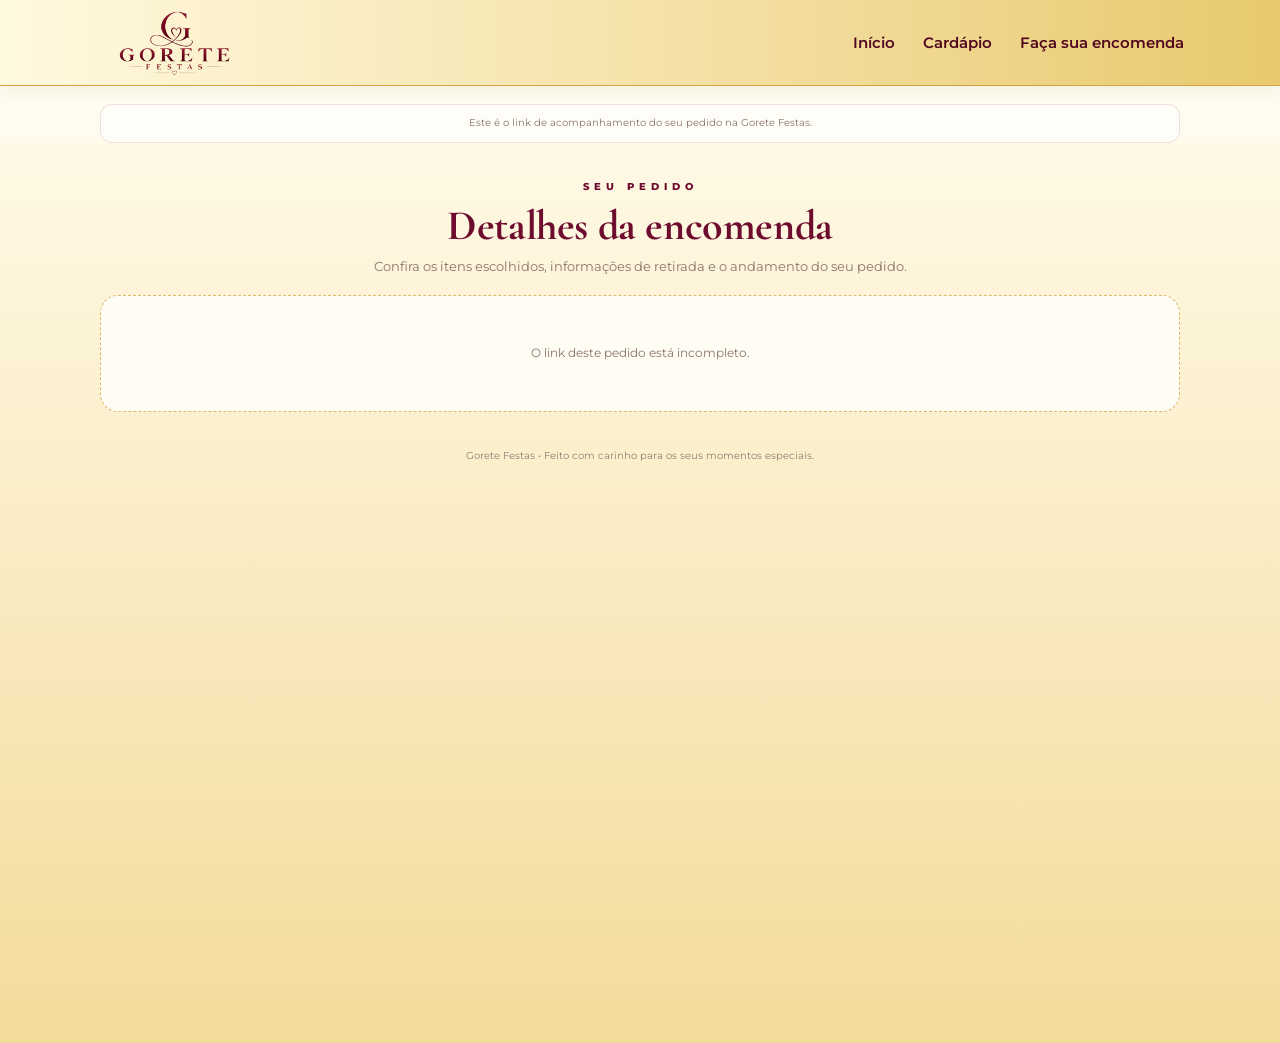
<file: pedido.html>
<!DOCTYPE html>
<html lang="pt-BR">

<head>
    <meta charset="UTF-8">
    <meta name="viewport" content="width=device-width, initial-scale=1.0">

    <title>Pedido | Gorete Festas</title>

    <link rel="stylesheet" href="style.css">

    <style>
        :root {
            --gf-bordo: #7f0732;
            --gf-bordo-escuro: #650526;
            --gf-champanhe: #fff7dc;
            --gf-amarelo: #efd16d;
            --gf-amarelo-claro: #f9e7a7;
            --gf-fundo: #fffaf0;
            --gf-card: #fffdf8;
            --gf-borda: #dfc270;
            --gf-texto: #57392f;
            --gf-texto-suave: #8b746a;
            --gf-verde: #2f7a4d;
        }

        body {
            background:
                linear-gradient(
                    180deg,
                    #fff7dc 0%,
                    #fffaf0 46%,
                    #f8e6a7 100%
                );
        }

        .pagina-pedido-publico {
            min-height: 100vh;
            padding: 42px 20px 80px;
        }

        .pedido-publico-container {
            width: 100%;
            max-width: 1080px;
            margin: 0 auto;
        }

        .pedido-publico-aviso-link {
            max-width: 1080px;
            margin: 18px auto 0;
            padding: 11px 16px;
            border: 1px solid rgba(127, 7, 50, .12);
            border-radius: 12px;
            background: rgba(255, 253, 248, .86);
            color: var(--gf-texto-suave);
            font-size: 10px;
            line-height: 1.45;
            text-align: center;
            backdrop-filter: blur(8px);
        }

        .pedido-publico-topo {
            margin-bottom: 24px;
            text-align: center;
        }

        .pedido-publico-topo > span {
            display: inline-block;
            color: var(--gf-bordo);
            font-size: 10px;
            font-weight: 800;
            letter-spacing: 5px;
        }

        .pedido-publico-topo h1 {
            margin: 10px 0 8px;
            color: var(--gf-bordo);
            font-family: "Cormorant Garamond", Georgia, serif;
            font-size: 42px;
            line-height: 1.05;
        }

        .pedido-publico-topo p {
            max-width: 620px;
            margin: 0 auto;
            color: var(--gf-texto-suave);
            font-size: 13px;
            line-height: 1.6;
        }

        .pedido-publico-card {
            margin-bottom: 16px;
            padding: 24px;
            border: 1px solid var(--gf-borda);
            border-radius: 22px;
            background: rgba(255, 253, 248, .93);
            box-shadow: 0 14px 40px rgba(90, 63, 24, .08);
        }

        .pedido-publico-resumo {
            display: grid;
            grid-template-columns: minmax(0, 1fr) auto;
            gap: 22px;
            align-items: start;
        }

        .pedido-publico-codigo {
            margin-bottom: 14px;
            color: var(--gf-bordo);
            font-family: "Cormorant Garamond", Georgia, serif;
            font-size: 31px;
            font-weight: 700;
            line-height: 1;
        }

        .pedido-publico-dados {
            display: grid;
            gap: 8px;
            color: var(--gf-texto-suave);
            font-size: 12px;
        }

        .pedido-publico-dados strong {
            color: var(--gf-texto);
        }

        .pedido-publico-total {
            min-width: 180px;
            padding: 18px 20px;
            border: 1px solid #d9b33e;
            border-radius: 16px;
            background:
                linear-gradient(
                    135deg,
                    #fae69a 0%,
                    #edca58 100%
                );
            color: var(--gf-bordo);
            text-align: right;
            box-shadow: inset 0 1px 0 rgba(255,255,255,.55);
        }

        .pedido-publico-total span {
            display: block;
            margin-bottom: 4px;
            color: #806232;
            font-size: 10px;
        }

        .pedido-publico-total strong {
            font-size: 27px;
        }

        .pedido-publico-status {
            display: inline-flex;
            align-items: center;
            gap: 7px;
            margin-top: 12px;
            padding: 7px 11px;
            border-radius: 999px;
            background: #f8e7a9;
            color: var(--gf-bordo);
            font-size: 9px;
            font-weight: 800;
        }

        .pedido-publico-status::before {
            content: "";
            width: 7px;
            height: 7px;
            border-radius: 50%;
            background: currentColor;
        }

        /* ACOMPANHAMENTO */
        .pedido-publico-acompanhamento {
            margin-top: 20px;
            padding-top: 18px;
            border-top: 1px solid rgba(127, 7, 50, .08);
            text-align: center;
        }

        .pedido-publico-acompanhamento-titulo {
            margin-bottom: 13px;
            color: var(--gf-bordo);
            font-family: "Cormorant Garamond", Georgia, serif;
            font-size: 20px;
            font-weight: 700;
            text-align: center;
        }

        .pedido-publico-etapas {
            display: grid;
            grid-template-columns: repeat(2, minmax(0, 1fr));
            gap: 10px;
        }

        .pedido-publico-etapas-simples {
            width: 100%;
            max-width: 720px;
            margin-left: auto;
            margin-right: auto;
        }

        .pedido-publico-etapa {
            position: relative;
            padding: 13px 10px;
            border: 1px solid #ead9a4;
            border-radius: 14px;
            background: #fffaf0;
            color: #9d877d;
            font-size: 9px;
            font-weight: 700;
            text-align: center;
        }

        .pedido-publico-etapa.ativa {
            border-color: #d5a90f;
            background: #f5d873;
            color: var(--gf-bordo);
        }

        .pedido-publico-etapa.concluida {
            border-color: #b7dbc4;
            background: #eaf7ef;
            color: var(--gf-verde);
        }

        .pedido-publico-etapa.cancelada {
            border-color: #e4b5b5;
            background: #fff0f0;
            color: #a33a3a;
        }

        /* ITENS */
        .pedido-publico-card-itens {
            padding: 0;
            overflow: hidden;
        }

        .pedido-publico-card-cabecalho {
            padding: 20px 24px;
            border-bottom: 1px solid rgba(127, 7, 50, .08);
            background: linear-gradient(90deg, #fff9e8, #fffdf8);
        }

        .pedido-publico-card-cabecalho span {
            color: #b17a52;
            font-size: 9px;
            font-weight: 800;
            letter-spacing: 3px;
        }

        .pedido-publico-card-cabecalho h2 {
            margin-top: 5px;
            color: var(--gf-bordo);
            font-family: "Cormorant Garamond", Georgia, serif;
            font-size: 25px;
        }

        .pedido-publico-itens-lista {
            padding: 0 24px;
        }

        .pedido-publico-item {
            padding: 24px 0;
            border-bottom: 1px solid #efe6cf;
        }

        .pedido-publico-item:last-child {
            border-bottom: 0;
        }

        .pedido-publico-item-topo {
            display: flex;
            align-items: flex-start;
            justify-content: space-between;
            gap: 18px;
            margin-bottom: 14px;
        }

        .pedido-publico-item-identificacao {
            min-width: 0;
        }

        .pedido-publico-item-categoria {
            display: inline-flex;
            margin-bottom: 6px;
            padding: 5px 8px;
            border-radius: 999px;
            background: #fff0bd;
            color: #8c642f;
            font-size: 8px;
            font-weight: 800;
            letter-spacing: .4px;
            text-transform: uppercase;
        }

        .pedido-publico-item h3 {
            margin: 0;
            color: var(--gf-bordo);
            font-family: "Cormorant Garamond", Georgia, serif;
            font-size: 24px;
            line-height: 1.05;
        }

        .pedido-publico-item-valor {
            flex: 0 0 auto;
            color: var(--gf-bordo);
            font-size: 19px;
            font-weight: 800;
            white-space: nowrap;
        }

        .pedido-publico-grade-detalhes {
            display: grid;
            grid-template-columns: repeat(2, minmax(0, 1fr));
            gap: 9px 12px;
        }

        .pedido-publico-detalhe {
            min-width: 0;
            padding: 11px 12px;
            border: 1px solid #eee1ba;
            border-radius: 12px;
            background: #fffaf0;
        }

        .pedido-publico-detalhe span {
            display: block;
            margin-bottom: 3px;
            color: #a08a7f;
            font-size: 8px;
            font-weight: 700;
            letter-spacing: .3px;
            text-transform: uppercase;
        }

        .pedido-publico-detalhe strong {
            display: block;
            color: var(--gf-texto);
            font-size: 11px;
            line-height: 1.45;
            overflow-wrap: anywhere;
        }

        .pedido-publico-detalhe-largo {
            grid-column: 1 / -1;
        }

        .pedido-publico-sabores {
            display: flex;
            flex-wrap: wrap;
            gap: 7px;
        }

        .pedido-publico-sabor {
            display: inline-flex;
            padding: 6px 9px;
            border-radius: 999px;
            background: #f9e4a0;
            color: var(--gf-bordo);
            font-size: 9px;
            font-weight: 700;
        }

        .pedido-publico-imagens {
            display: grid;
            grid-template-columns: repeat(2, minmax(0, 1fr));
            gap: 12px;
            margin-top: 16px;
        }

        .pedido-publico-imagem {
            overflow: hidden;
            border: 1px solid #e6d49d;
            border-radius: 14px;
            background: #fffaf0;
        }

        .pedido-publico-imagem img {
            display: block;
            width: 100%;
            height: 270px;
            object-fit: cover;
        }

        .pedido-publico-imagem a {
            display: block;
            padding: 10px;
            color: var(--gf-bordo);
            font-size: 10px;
            font-weight: 800;
            text-align: center;
            text-decoration: none;
        }



        /* RESUMO VISUAL DOS ITENS */
        .pedido-publico-resumo-item-grid {
            display: grid;
            grid-template-columns: minmax(0, .85fr) minmax(0, 1.15fr);
            gap: 12px;
            margin-bottom: 12px;
        }

        .pedido-publico-quantidade-destaque,
        .pedido-publico-retirada-destaque {
            min-width: 0;
            padding: 15px 16px;
            border: 1px solid #e8d596;
            border-radius: 14px;
            background: linear-gradient(135deg, #fff9e7 0%, #fffdf8 100%);
        }

        .pedido-publico-quantidade-destaque > span,
        .pedido-publico-retirada-destaque > span,
        .pedido-publico-sabores-bloco > span {
            display: block;
            margin-bottom: 7px;
            color: #a07a43;
            font-size: 8px;
            font-weight: 800;
            letter-spacing: .8px;
            text-transform: uppercase;
        }

        .pedido-publico-quantidade-destaque strong {
            display: block;
            color: var(--gf-bordo);
            font-size: 20px;
            line-height: 1.15;
        }

        .pedido-publico-retirada-info {
            display: grid;
            grid-template-columns: repeat(2, minmax(0, 1fr));
            gap: 10px;
        }

        .pedido-publico-retirada-info > div {
            min-width: 0;
            padding: 10px 11px;
            border-radius: 11px;
            background: #fffaf0;
        }

        .pedido-publico-retirada-info small {
            display: block;
            margin-bottom: 3px;
            color: #9a8378;
            font-size: 8px;
            font-weight: 700;
        }

        .pedido-publico-retirada-info strong {
            display: block;
            color: var(--gf-texto);
            font-size: 12px;
            line-height: 1.3;
        }

        .pedido-publico-sabores-bloco {
            margin-bottom: 12px;
            padding: 15px 16px;
            border: 1px solid #ead99f;
            border-radius: 14px;
            background: #fffaf0;
        }

        .pedido-publico-sabor {
            padding: 7px 11px;
            font-size: 10px;
        }

        .pedido-publico-resumo-item-grid-simples {
            grid-template-columns: minmax(220px, 430px);
        }

        .pedido-publico-resumo-item-grid-simples .pedido-publico-quantidade-destaque {
            padding: 14px 16px;
        }

        .pedido-publico-grade-detalhes-secundarios {
            margin-top: 0;
        }

        .pedido-publico-grade-detalhes-secundarios:empty {
            display: none;
        }

        /* OBSERVAÇÕES */
        .pedido-publico-observacoes {
            margin-top: 16px;
            padding: 15px 16px;
            border: 1px solid #ead3a0;
            border-left: 4px solid #d5a90f;
            border-radius: 12px;
            background: #fff9e6;
        }

        .pedido-publico-observacoes span {
            display: block;
            margin-bottom: 5px;
            color: #9c7843;
            font-size: 8px;
            font-weight: 800;
            letter-spacing: 1px;
            text-transform: uppercase;
        }

        .pedido-publico-observacoes p {
            margin: 0;
            color: var(--gf-texto);
            font-size: 11px;
            line-height: 1.55;
        }

        .pedido-publico-erro,
        .pedido-publico-carregando {
            padding: 48px 22px;
            border: 1px dashed #d9ba67;
            border-radius: 18px;
            background: rgba(255, 253, 248, .9);
            color: var(--gf-texto-suave);
            text-align: center;
            font-size: 12px;
        }

        .pedido-publico-rodape {
            margin-top: 18px;
            padding: 18px;
            color: #927d73;
            font-size: 10px;
            line-height: 1.5;
            text-align: center;
        }

        @media (max-width: 760px) {
            .pagina-pedido-publico {
                padding: 28px 14px 60px;
            }

            .pedido-publico-aviso-link {
                margin: 10px 14px 0;
            }

            .pedido-publico-topo h1 {
                font-size: 34px;
            }

            .pedido-publico-resumo {
                grid-template-columns: 1fr;
            }

            .pedido-publico-total {
                width: 100%;
                text-align: left;
            }

            .pedido-publico-etapas {
                grid-template-columns: repeat(2, minmax(0, 1fr));
            }

            .pedido-publico-item-topo {
                flex-direction: column;
                gap: 8px;
            }

            .pedido-publico-item-valor {
                font-size: 21px;
            }


            .pedido-publico-resumo-item-grid {
                grid-template-columns: 1fr;
            }

            .pedido-publico-retirada-info {
                grid-template-columns: 1fr 1fr;
            }

            .pedido-publico-grade-detalhes {
                grid-template-columns: 1fr;
            }

            .pedido-publico-detalhe-largo {
                grid-column: auto;
            }

            .pedido-publico-imagens {
                grid-template-columns: 1fr;
            }

            .pedido-publico-imagem img {
                height: auto;
                max-height: 420px;
                object-fit: contain;
            }
        }

        @media (max-width: 480px) {
            .pagina-pedido-publico {
                padding: 24px 10px 50px;
            }

            .pedido-publico-card {
                padding: 17px;
                border-radius: 18px;
            }

            .pedido-publico-card-itens {
                padding: 0;
            }

            .pedido-publico-card-cabecalho {
                padding: 17px;
            }

            .pedido-publico-itens-lista {
                padding: 0 17px;
            }

            .pedido-publico-topo h1 {
                font-size: 30px;
            }

            .pedido-publico-codigo {
                font-size: 28px;
            }

            .pedido-publico-etapas {
                grid-template-columns: 1fr;
            }

            .pedido-publico-etapa {
                text-align: center;
            }

            .pedido-publico-item h3 {
                font-size: 22px;
            }


            .pedido-publico-retirada-info {
                grid-template-columns: 1fr;
            }

            .pedido-publico-quantidade-destaque strong {
                font-size: 19px;
            }

            .pedido-publico-sabor {
                width: 100%;
                justify-content: center;
                text-align: center;
            }

        }
    
        /* =========================================================
           PEDIDO PÚBLICO — REFINAMENTO VISUAL FINAL
        ========================================================= */
        .pagina-pedido-publico {
            padding-top: 30px;
        }

        .pedido-publico-topo {
            margin-bottom: 18px;
        }

        .pedido-publico-topo h1 {
            margin-top: 7px;
        }

        .pedido-publico-card {
            border-radius: 18px;
            box-shadow: 0 12px 30px rgba(90, 63, 24, .07);
        }

        .pedido-publico-resumo {
            align-items: center;
        }

        .pedido-publico-codigo {
            margin-bottom: 10px;
            font-size: 29px;
        }

        .pedido-publico-total {
            min-width: 205px;
            padding: 15px 18px;
            text-align: left;
        }

        .pedido-publico-total strong {
            font-size: 25px;
        }

        .pedido-publico-acompanhamento {
            margin-top: 17px;
            padding-top: 15px;
        }

        .pedido-publico-etapa {
            padding: 11px 10px;
        }

        .pedido-publico-card-cabecalho {
            padding: 17px 21px;
        }

        .pedido-publico-itens-lista {
            padding: 0 21px;
        }

        .pedido-publico-item {
            padding: 19px 0;
        }

        .pedido-publico-item-topo {
            align-items: center;
            margin-bottom: 11px;
        }

        .pedido-publico-item-categoria {
            margin-bottom: 5px;
        }

        .pedido-publico-item h3 {
            font-size: 22px;
        }

        .pedido-publico-item-valor {
            padding: 7px 11px;
            border: 1px solid #ead596;
            border-radius: 10px;
            background: #fff9e8;
            font-size: 17px;
        }

        .pedido-publico-resumo-item-grid {
            grid-template-columns: minmax(180px, .72fr) minmax(0, 1.28fr);
            gap: 9px;
            margin-bottom: 9px;
        }

        .pedido-publico-resumo-item-grid-simples {
            grid-template-columns: minmax(180px, 310px);
        }

        .pedido-publico-quantidade-destaque,
        .pedido-publico-retirada-destaque {
            padding: 11px 13px;
            border-radius: 11px;
        }

        .pedido-publico-quantidade-destaque > span,
        .pedido-publico-retirada-destaque > span,
        .pedido-publico-sabores-bloco > span {
            margin-bottom: 5px;
        }

        .pedido-publico-quantidade-destaque strong {
            font-size: 17px;
        }

        .pedido-publico-retirada-info > div {
            padding: 8px 10px;
        }

        .pedido-publico-sabores-bloco {
            margin-bottom: 9px;
            padding: 11px 13px;
            border-radius: 11px;
        }

        .pedido-publico-grade-detalhes {
            gap: 7px 9px;
        }

        .pedido-publico-detalhe {
            padding: 9px 10px;
            border-radius: 10px;
        }

        @media (max-width: 760px) {
            .pedido-publico-card {
                padding: 18px;
            }

            .pedido-publico-total {
                min-width: 0;
                width: 100%;
            }

            .pedido-publico-resumo-item-grid,
            .pedido-publico-resumo-item-grid-simples {
                grid-template-columns: 1fr;
            }
        }

        @media (max-width: 480px) {
            .pedido-publico-aviso-link {
                padding: 9px 12px;
                font-size: 9px;
            }

            .pedido-publico-topo {
                margin-bottom: 15px;
            }

            .pedido-publico-topo p {
                font-size: 11px;
            }

            .pedido-publico-card {
                padding: 14px;
            }

            .pedido-publico-card-itens {
                padding: 0;
            }

            .pedido-publico-card-cabecalho {
                padding: 14px;
            }

            .pedido-publico-itens-lista {
                padding: 0 14px;
            }

            .pedido-publico-item {
                padding: 15px 0;
            }

            .pedido-publico-item-topo {
                gap: 7px;
                margin-bottom: 9px;
            }

            .pedido-publico-item-valor {
                font-size: 16px;
            }
        }

    </style>
</head>

<body>

    <header class="topo">
        <a href="index.html" class="marca marca-logo" aria-label="Gorete Festas - Início">
            <img src="logo-gorete-festas.png" alt="Gorete Festas">
        </a>

        <nav class="menu">
            <a href="index.html">Início</a>
            <a href="index.html#cardapio">Cardápio</a>
            <a href="montar-bolo.html">Faça sua encomenda</a>
        </nav>
    </header>

    <div class="pedido-publico-aviso-link">
        Este é o link de acompanhamento do seu pedido na Gorete Festas.
    </div>

    <main class="pagina-pedido-publico">
        <div class="pedido-publico-container">

            <section class="pedido-publico-topo">
                <span>SEU PEDIDO</span>
                <h1>Detalhes da encomenda</h1>
                <p>
                    Confira os itens escolhidos, informações de retirada
                    e o andamento do seu pedido.
                </p>
            </section>

            <div id="pedidoPublicoConteudo">
                <div class="pedido-publico-carregando">
                    Carregando pedido...
                </div>
            </div>

            <div class="pedido-publico-rodape">
                Gorete Festas • Feito com carinho para os seus momentos especiais.
            </div>

        </div>
    </main>

    <script>
        const SUPABASE_URL =
            "https://tjhqqopgjzvnqvxcqxyn.supabase.co";

        const SUPABASE_PUBLISHABLE_KEY =
            "sb_publishable_gXufC47imd13mJFFAvilmg_KSo3zld-";

        function escaparHtml(valor) {
            return String(valor ?? "")
                .replaceAll("&", "&amp;")
                .replaceAll("<", "&lt;")
                .replaceAll(">", "&gt;")
                .replaceAll('"', "&quot;")
                .replaceAll("'", "&#039;");
        }

        function formatarMoeda(valor) {
            return Number(valor || 0).toLocaleString(
                "pt-BR",
                {
                    style: "currency",
                    currency: "BRL"
                }
            );
        }

        function formatarData(data) {
            if (!data) {
                return "—";
            }

            const partes =
                String(data).split("-");

            return partes.length === 3
                ? `${partes[2]}/${partes[1]}/${partes[0]}`
                : data;
        }

        function formatarHorario(valor) {
            if (!valor) {
                return "";
            }

            return String(valor).slice(0, 5);
        }

        function normalizarStatusPedido(status) {
            /*
             * Novo fluxo público:
             * - novo = Pedido recebido
             * - confirmado = Pedido confirmado
             *
             * Estados antigos de pedidos já existentes são mantidos
             * compatíveis visualmente.
             */
            if (
                status === "confirmado" ||
                status === "em_producao" ||
                status === "concluido"
            ) {
                return "confirmado";
            }

            return "novo";
        }

        function nomeStatus(status) {
            return normalizarStatusPedido(status) === "confirmado"
                ? "Pedido confirmado"
                : "Pedido recebido";
        }

        function categoriaProduto(item, detalhes) {
            return (
                detalhes.categoria ||
                detalhes.tipoNome ||
                detalhes.tipo ||
                item.tipo_produto ||
                "Item do pedido"
            );
        }

        function formatarRotulo(chave) {
            const nomes = {
                tamanho: "Tamanho",
                massa: "Massa",
                recheio: "Recheio",
                recheios: "Recheios",
                adicionais: "Adicionais",
                adicionaisCobrados: "Adicionais",
                cor: "Cor principal",
                topo: "Topo",
                categoria: "Categoria",
                unidades: "Unidades",
                sabores: "Sabores",
                sabor: "Sabor",
                tipoNome: "Tipo",
                tipoCupcake: "Tipo",
                formaPagamento: "Pagamento",
                composicao: "Composição",
                recheiosBolo: "Recheios do bolo",
                saboresDocinhos: "Sabores dos docinhos",
                saboresCupcakes: "Sabores dos cupcakes",
                fatiasBolo: "Bolo",
                cupcakes: "Cupcakes",
                docinhos: "Docinhos"
            };

            return nomes[chave] ||
                chave
                    .replaceAll("_", " ")
                    .replace(/([a-z])([A-Z])/g, "$1 $2")
                    .replace(/\b\w/g, letra => letra.toUpperCase());
        }

        function valorAmigavel(chave, valor) {
            if (Array.isArray(valor)) {
                return valor
                    .map(item => {
                        if (typeof item === "object" && item !== null) {
                            if (item.nome && item.valor !== undefined) {
                                return `${item.nome} (+ ${formatarMoeda(item.valor)})`;
                            }
                            return Object.values(item).join(" ");
                        }
                        return String(item);
                    })
                    .join(", ");
            }

            if (typeof valor === "object" && valor !== null) {
                if (valor.nome) {
                    return valor.nome;
                }
                return Object.values(valor).join(" ");
            }

            if (
                chave.toLowerCase().includes("preco") ||
                chave.toLowerCase().includes("valor")
            ) {
                const numero = Number(valor);
                if (!Number.isNaN(numero)) {
                    return formatarMoeda(numero);
                }
            }

            return String(valor);
        }

        function detalhesVisiveis(detalhes) {
            if (!detalhes || typeof detalhes !== "object") {
                return [];
            }

            const ignorar = new Set([
                "fotoBoloUrl",
                "fotoTopoUrl",
                "fotoBoloNome",
                "fotoTopoNome",
                "precoUnitario",
                "precoPacote",
                "quantidadePacote",
                "tipoCobranca",
                "regraNome",
                "categoriaId",
                "categoria_id",
                "quantidadeMinimaPorSabor",
                "quantidade_minima_por_sabor",
                "maxSabores",
                "max_sabores",
                "id",
                "data",
                "horario",
                "tipo",
                "kitId",
                "topoValorPendente",
                "nome",
                "categoria",
                "unidades",
                "quantidadeTotal",
                "quantidade_total",
                "produtoId",
                "produto_id",
                "produtoID",
                "estoqueMax",
                "estoque_max",
                "estoque",
                "stock",
                "idProduto",
                "id_produto"
            ]);

            return Object.entries(detalhes)
                .filter(([chave, valor]) => {
                    const chaveNormalizada =
                        String(chave)
                            .toLowerCase()
                            .replaceAll("_", "");

                    const campoInterno =
                        chaveNormalizada === "id" ||
                        chaveNormalizada.includes("produtoid") ||
                        chaveNormalizada.includes("idproduto") ||
                        chaveNormalizada.includes("estoquemax") ||
                        chaveNormalizada === "estoque" ||
                        chaveNormalizada === "stock";

                    return (
                        !ignorar.has(chave) &&
                        !campoInterno &&
                        valor !== null &&
                        valor !== undefined &&
                        valor !== "" &&
                        !(Array.isArray(valor) && valor.length === 0)
                    );
                })
                .map(([chave, valor]) => ({
                    chave,
                    rotulo: formatarRotulo(chave),
                    valor: valorAmigavel(chave, valor)
                }));
        }

        function htmlAcompanhamento(status) {
            const statusNormalizado =
                normalizarStatusPedido(status);

            const confirmado =
                statusNormalizado === "confirmado";

            return `
                <div class="pedido-publico-acompanhamento">
                    <div class="pedido-publico-acompanhamento-titulo">
                        Andamento do pedido
                    </div>

                    <div class="pedido-publico-etapas pedido-publico-etapas-simples">

                        <div class="pedido-publico-etapa concluida">
                            ✓ Pedido recebido
                        </div>

                        <div class="pedido-publico-etapa ${confirmado ? "concluida" : "ativa"}">
                            ${confirmado ? "✓ " : ""}Pedido confirmado
                        </div>

                    </div>
                </div>
            `;
        }

        function separarSabores(detalhes) {
            const chavesSabores = new Set([
                "sabores",
                "recheios",
                "recheio",
                "recheiosBolo",
                "saboresDocinhos",
                "saboresCupcakes"
            ]);

            const sabores = [];
            const demais = [];

            detalhes.forEach(item => {
                if (chavesSabores.has(item.chave)) {
                    String(item.valor)
                        .split(",")
                        .map(valor => valor.trim())
                        .filter(Boolean)
                        .forEach(valor => sabores.push(valor));
                } else {
                    demais.push(item);
                }
            });

            return {
                sabores,
                demais
            };
        }

        async function buscarPedido(token) {
            const resposta = await fetch(
                `${SUPABASE_URL}/rest/v1/rpc/buscar_pedido_publico`,
                {
                    method: "POST",
                    headers: {
                        "apikey": SUPABASE_PUBLISHABLE_KEY,
                        "Authorization": `Bearer ${SUPABASE_PUBLISHABLE_KEY}`,
                        "Content-Type": "application/json"
                    },
                    body: JSON.stringify({
                        p_token: token
                    })
                }
            );

            if (!resposta.ok) {
                throw new Error(
                    "Não foi possível carregar o pedido."
                );
            }

            return await resposta.json();
        }


        function obterUnidadesDetalhes(detalhesObjeto) {
            const valor =
                detalhesObjeto?.unidades ??
                detalhesObjeto?.quantidadeTotal ??
                detalhesObjeto?.quantidade_total ??
                null;

            const numero = Number(valor);

            return Number.isFinite(numero) && numero > 0
                ? numero
                : null;
        }

        function htmlQuantidadePrincipal(item, detalhesObjeto) {
            const unidades =
                obterUnidadesDetalhes(detalhesObjeto);

            const quantidade =
                unidades || Number(item.quantidade || 1);

            const textoQuantidade =
                unidades
                    ? `${quantidade} ${quantidade === 1 ? "unidade" : "unidades"}`
                    : String(quantidade);

            return `
                <div class="pedido-publico-quantidade-destaque">
                    <span>Quantidade</span>
                    <strong>
                        ${escaparHtml(textoQuantidade)}
                    </strong>
                </div>
            `;
        }

        function htmlRetiradaDestaque(item) {
            if (!item.data_retirada) {
                return "";
            }

            return `
                <div class="pedido-publico-retirada-destaque">
                    <span>RETIRADA</span>

                    <div class="pedido-publico-retirada-info">
                        <div>
                            <small>📅 Data</small>
                            <strong>
                                ${formatarData(item.data_retirada)}
                            </strong>
                        </div>

                        ${
                            item.horario_retirada
                                ? `
                                    <div>
                                        <small>🕐 Horário</small>
                                        <strong>
                                            ${escaparHtml(formatarHorario(item.horario_retirada))}
                                        </strong>
                                    </div>
                                `
                                : ""
                        }
                    </div>
                </div>
            `;
        }

        function renderizarPedido(resultado) {
            const container =
                document.getElementById(
                    "pedidoPublicoConteudo"
                );

            if (!resultado || !resultado.pedido) {
                container.innerHTML = `
                    <div class="pedido-publico-erro">
                        Pedido não encontrado ou link inválido.
                    </div>
                `;
                return;
            }

            const pedido =
                resultado.pedido;

            const itens =
                Array.isArray(resultado.itens)
                    ? resultado.itens
                    : [];

            const htmlItens =
                itens.map((item, indice) => {
                    const detalhesObjeto =
                        item.detalhes &&
                        typeof item.detalhes === "object"
                            ? item.detalhes
                            : {};

                    const detalhes =
                        detalhesVisiveis(detalhesObjeto);

                    const {
                        sabores,
                        demais
                    } = separarSabores(detalhes);

                    const imagens =
                        Array.isArray(item.imagens)
                            ? item.imagens
                            : [];

                    const categoria =
                        categoriaProduto(
                            item,
                            detalhesObjeto
                        );

                    return `
                        <article class="pedido-publico-item">

                            <div class="pedido-publico-item-topo">

                                <div class="pedido-publico-item-identificacao">
                                    <span class="pedido-publico-item-categoria">
                                        ${escaparHtml(categoria)}
                                    </span>

                                    <h3>
                                        ${escaparHtml(item.nome_produto)}
                                    </h3>
                                </div>

                                <div class="pedido-publico-item-valor">
                                    ${formatarMoeda(item.valor_total)}
                                </div>

                            </div>

                            <div class="pedido-publico-resumo-item-grid ${item.data_retirada ? "" : "pedido-publico-resumo-item-grid-simples"}">

                                ${htmlQuantidadePrincipal(item, detalhesObjeto)}

                                ${htmlRetiradaDestaque(item)}

                            </div>

                            ${
                                sabores.length
                                    ? `
                                        <div class="pedido-publico-sabores-bloco">
                                            <span>Sabores escolhidos</span>

                                            <div class="pedido-publico-sabores">
                                                ${
                                                    sabores.map(sabor => `
                                                        <span class="pedido-publico-sabor">
                                                            ${escaparHtml(sabor)}
                                                        </span>
                                                    `).join("")
                                                }
                                            </div>
                                        </div>
                                    `
                                    : ""
                            }

                            ${
                                demais.length
                                    ? `
                                        <div class="pedido-publico-grade-detalhes pedido-publico-grade-detalhes-secundarios">
                                            ${
                                                demais.map(detalhe => `
                                                    <div class="pedido-publico-detalhe">
                                                        <span>
                                                            ${escaparHtml(detalhe.rotulo)}
                                                        </span>

                                                        <strong>
                                                            ${escaparHtml(detalhe.valor)}
                                                        </strong>
                                                    </div>
                                                `).join("")
                                            }
                                        </div>
                                    `
                                    : ""
                            }

                            ${
                                imagens.length
                                    ? `
                                        <div class="pedido-publico-imagens">
                                            ${
                                                imagens.map((imagem, indiceImagem) => `
                                                    <div class="pedido-publico-imagem">
                                                        <img
                                                            src="${escaparHtml(imagem.url)}"
                                                            alt="${escaparHtml(imagem.nome_arquivo || `Imagem ${indiceImagem + 1}`)}"
                                                        >

                                                        <a
                                                            href="${escaparHtml(imagem.url)}"
                                                            target="_blank"
                                                            rel="noopener noreferrer"
                                                        >
                                                            Abrir imagem
                                                        </a>
                                                    </div>
                                                `).join("")
                                            }
                                        </div>
                                    `
                                    : ""
                            }

                        </article>
                    `;
                }).join("");

            container.innerHTML = `
                <section class="pedido-publico-card">

                    <div class="pedido-publico-resumo">

                        <div>
                            <div class="pedido-publico-codigo">
                                ${escaparHtml(pedido.codigo)}
                            </div>

                            <div class="pedido-publico-dados">
                                <span>
                                    <strong>Cliente:</strong>
                                    ${escaparHtml(pedido.cliente_nome)}
                                </span>

                                <span>
                                    <strong>WhatsApp:</strong>
                                    ${escaparHtml(pedido.cliente_whatsapp)}
                                </span>
                            </div>
                        </div>

                        <div class="pedido-publico-total">
                            <span>Total do pedido</span>
                            <strong>
                                ${formatarMoeda(pedido.valor_total)}
                            </strong>
                        </div>

                    </div>

                    ${htmlAcompanhamento(pedido.status)}

                    ${
                        pedido.observacoes
                            ? `
                                <div class="pedido-publico-observacoes">
                                    <span>Observações do pedido</span>
                                    <p>
                                        ${escaparHtml(pedido.observacoes)}
                                    </p>
                                </div>
                            `
                            : ""
                    }

                </section>

                <section class="pedido-publico-card pedido-publico-card-itens">

                    <div class="pedido-publico-card-cabecalho">
                        <span>ITENS DO PEDIDO</span>
                        <h2>Sua encomenda</h2>
                    </div>

                    <div class="pedido-publico-itens-lista">
                        ${
                            htmlItens ||
                            `
                                <div class="pedido-publico-item">
                                    Nenhum item registrado.
                                </div>
                            `
                        }
                    </div>

                </section>
            `;
        }

        async function iniciarPedidoPublico() {
            const params =
                new URLSearchParams(
                    window.location.search
                );

            const token =
                params.get("token");

            if (!token) {
                document.getElementById(
                    "pedidoPublicoConteudo"
                ).innerHTML = `
                    <div class="pedido-publico-erro">
                        O link deste pedido está incompleto.
                    </div>
                `;
                return;
            }

            try {
                const resultado =
                    await buscarPedido(token);

                renderizarPedido(resultado);

            } catch (erro) {
                console.error(erro);

                document.getElementById(
                    "pedidoPublicoConteudo"
                ).innerHTML = `
                    <div class="pedido-publico-erro">
                        Não foi possível abrir o pedido.
                        Confira o link e tente novamente.
                    </div>
                `;
            }
        }

        document.addEventListener(
            "DOMContentLoaded",
            iniciarPedidoPublico
        );
    </script>

</body>

</html>
</file>
<file: style.css>
@import url('https://fonts.googleapis.com/css2?family=Cormorant+Garamond:wght@500;600;700&family=Montserrat:wght@400;500;600;700&display=swap');

/* ==============================
   CONFIGURAÇÕES GERAIS
================================ */

* {
    margin: 0;
    padding: 0;
    box-sizing: border-box;
}

html {
    scroll-behavior: smooth;
}

body {
    font-family: Arial, Helvetica, sans-serif;
    background: #fffaf7;
    color: #3f2c25;
}


/* ==============================
   CABEÇALHO
================================ */

.topo {
    width: 100%;
    min-height: 90px;
    padding: 15px 8%;

    display: flex;
    align-items: center;
    justify-content: space-between;

    background: #ffffff;
    border-bottom: 1px solid #eee3dc;

    position: sticky;
    top: 0;
    z-index: 100;
}

.marca h1 {
    font-size: 25px;
    color: #6f4031;
}

.marca span {
    display: block;
    margin-top: 4px;

    font-size: 10px;
    font-weight: bold;
    letter-spacing: 3px;

    color: #b27862;
}


/* MENU */

.menu {
    display: flex;
    align-items: center;
    gap: 28px;
}

.menu a {
    color: #49342c;
    text-decoration: none;

    font-size: 14px;
    font-weight: 600;

    transition: 0.2s;
}

.menu a:hover {
    color: #b06d55;
}


/* CARRINHO */

.btn-carrinho {
    border: none;
    background: #6f4031;
    color: #ffffff;

    padding: 12px 18px;

    border-radius: 30px;

    font-weight: bold;
    cursor: pointer;
}

.btn-carrinho:hover {
    background: #563025;
}

.btn-carrinho span {
    display: inline-flex;
    align-items: center;
    justify-content: center;

    min-width: 22px;
    height: 22px;

    margin-left: 6px;

    padding: 0 5px;

    background: #ffffff;
    color: #6f4031;

    border-radius: 50%;

    font-size: 12px;
}


/* ==============================
   BANNER PRINCIPAL
================================ */

.banner {
    min-height: 570px;

    padding: 70px 8%;

    display: grid;
    grid-template-columns: 1.1fr 0.9fr;
    align-items: center;
    gap: 60px;

    background: linear-gradient(
        135deg,
        #f8e8de 0%,
        #fff8f4 55%,
        #f4ddd0 100%
    );
}

.banner-conteudo {
    max-width: 650px;
}

.mini-titulo {
    display: inline-block;

    color: #ad6952;

    font-size: 11px;
    font-weight: bold;

    letter-spacing: 4px;

    margin-bottom: 20px;
}

.banner h2 {
    max-width: 650px;

    color: #4e2e24;

    font-size: 56px;
    line-height: 1.05;

    letter-spacing: -2px;

    margin-bottom: 24px;
}

.banner p {
    max-width: 550px;

    color: #795f55;

    font-size: 17px;
    line-height: 1.7;

    margin-bottom: 35px;
}


/* BOTÃO PRINCIPAL */

.btn-principal {
    display: inline-block;

    padding: 16px 30px;

    background: #6f4031;
    color: #ffffff;

    text-decoration: none;
    font-size: 14px;
    font-weight: bold;

    border-radius: 30px;

    transition: 0.2s;
}

.btn-principal:hover {
    background: #563025;
    transform: translateY(-2px);
}


/* FOTO DO BANNER */

.banner-foto {
    display: flex;
    align-items: center;
    justify-content: center;
}

.foto-placeholder {
    width: 100%;
    max-width: 470px;
    height: 430px;

    border-radius: 35px;

    background: #e7c7b7;

    display: flex;
    flex-direction: column;
    align-items: center;
    justify-content: center;

    font-size: 100px;

    box-shadow: 0 25px 60px rgba(89, 53, 40, 0.15);
}

.foto-placeholder span {
    margin-top: 15px;

    font-size: 13px;
    font-weight: bold;

    color: #825747;
}


/* ==============================
   CARDÁPIO
================================ */

.cardapio {
    padding: 90px 8% 110px;
    background: #fffaf7;
}

.titulo-secao {
    max-width: 700px;
    margin: 0 auto 35px;

    text-align: center;
}

.titulo-secao span,
.sobre > span {
    color: #ad6952;

    font-size: 10px;
    font-weight: bold;

    letter-spacing: 4px;
}

.titulo-secao h2 {
    color: #4e2e24;

    font-size: 40px;

    margin-top: 12px;
}

.titulo-secao p {
    color: #846e65;

    margin-top: 12px;

    font-size: 15px;
}


/* CATEGORIAS */

.categorias {
    display: flex;
    align-items: center;
    justify-content: center;

    flex-wrap: wrap;

    gap: 10px;

    margin-bottom: 45px;
}

.categorias button {
    padding: 11px 20px;

    border: 1px solid #e3d6cf;

    border-radius: 30px;

    background: #ffffff;

    color: #654b41;

    font-size: 13px;
    font-weight: bold;

    cursor: pointer;

    transition: 0.2s;
}

.categorias button:hover {
    border-color: #a86650;
    color: #a86650;
}

.categorias .categoria-ativa {
    background: #6f4031;
    color: #ffffff;

    border-color: #6f4031;
}


/* ==============================
   PRODUTOS
================================ */

.produtos {
    max-width: 1200px;

    margin: auto;

    display: grid;

    grid-template-columns: repeat(3, 1fr);

    gap: 25px;
}

.produto {
    background: #ffffff;

    border: 1px solid #eee2dc;

    border-radius: 20px;

    overflow: hidden;

    transition: 0.25s;
}

.produto:hover {
    transform: translateY(-6px);

    box-shadow: 0 18px 40px rgba(74, 44, 33, 0.10);
}


/* IMAGEM */

.produto-imagem {
    width: 100%;
    height: 270px;

    background: #f0ddd3;

    display: flex;
    align-items: center;
    justify-content: center;

    font-size: 75px;
}


/* INFORMAÇÕES */

.produto-info {
    padding: 24px;
}

.produto-categoria {
    color: #ad6952;

    font-size: 10px;
    font-weight: bold;

    letter-spacing: 2px;

    text-transform: uppercase;
}

.produto h3 {
    color: #452c23;

    font-size: 20px;

    margin-top: 8px;
}

.produto p {
    min-height: 63px;

    color: #806b62;

    font-size: 14px;
    line-height: 1.5;

    margin-top: 10px;
}


/* PREÇO E BOTÃO */

.produto-rodape {
    margin-top: 22px;

    padding-top: 18px;

    border-top: 1px solid #f0e6e1;

    display: flex;
    align-items: center;
    justify-content: space-between;

    gap: 15px;
}

.produto-rodape strong {
    color: #6f4031;

    font-size: 21px;
}

.produto-rodape button {
    border: none;

    padding: 11px 17px;

    background: #6f4031;
    color: #ffffff;

    border-radius: 25px;

    font-size: 12px;
    font-weight: bold;

    cursor: pointer;

    transition: 0.2s;
}

.produto-rodape button:hover {
    background: #563025;
}


/* ==============================
   SOBRE
================================ */

.sobre {
    padding: 100px 8%;

    text-align: center;

    background: #f4dfd3;
}

.sobre h2 {
    max-width: 700px;

    margin: 15px auto;

    color: #4e2e24;

    font-size: 38px;
}

.sobre p {
    max-width: 620px;

    margin: auto;

    color: #765d53;

    font-size: 16px;
    line-height: 1.7;
}


/* ==============================
   RODAPÉ
================================ */

footer {
    min-height: 170px;

    padding: 45px 8%;

    background: #38251f;
    color: #ffffff;

    display: flex;
    align-items: center;
    justify-content: space-between;

    gap: 30px;
}

footer h3 {
    font-size: 22px;
}

footer div p {
    margin-top: 5px;

    color: #d9c7bf;

    font-size: 13px;
}

.copyright {
    color: #c7b3aa;

    font-size: 12px;
}


/* ==============================
   TABLET
================================ */

@media (max-width: 900px) {

    .menu a {
        display: none;
    }

    .banner {
        grid-template-columns: 1fr;

        gap: 40px;

        padding-top: 60px;
    }

    .banner h2 {
        font-size: 45px;
    }

    .banner-foto {
        order: -1;
    }

    .foto-placeholder {
        max-width: 100%;
        height: 350px;
    }

    .produtos {
        grid-template-columns: repeat(2, 1fr);
    }

}


/* ==============================
   CELULAR
================================ */

@media (max-width: 600px) {

    .topo {
        min-height: 75px;

        padding: 12px 5%;
    }

    .marca h1 {
        font-size: 19px;
    }

    .marca span {
        font-size: 8px;
        letter-spacing: 2px;
    }

    .btn-carrinho {
        padding: 10px 13px;

        font-size: 12px;
    }

    .banner {
        padding: 45px 6% 60px;

        min-height: auto;
    }

    .foto-placeholder {
        height: 280px;

        font-size: 70px;

        border-radius: 25px;
    }

    .banner h2 {
        font-size: 37px;
        letter-spacing: -1px;
    }

    .banner p {
        font-size: 15px;
    }

    .cardapio {
        padding: 65px 6%;
    }

    .titulo-secao h2 {
        font-size: 31px;
    }

    .produtos {
        grid-template-columns: 1fr;
    }

    .produto-imagem {
        height: 250px;
    }

    .sobre {
        padding: 70px 6%;
    }

    .sobre h2 {
        font-size: 30px;
    }

    footer {
        flex-direction: column;

        text-align: center;

        justify-content: center;
    }

}/* =========================================
   NOVAS ÁREAS - GORETE FESTASS
========================================= */


/* BOTÕES DO BANNER */

.acoes-banner {
    display: flex;
    align-items: center;
    gap: 12px;
    flex-wrap: wrap;
}

.btn-secundario {
    display: inline-block;

    padding: 15px 27px;

    background: transparent;
    color: #6f4031;

    border: 1px solid #6f4031;
    border-radius: 30px;

    text-decoration: none;

    font-size: 14px;
    font-weight: bold;

    transition: 0.2s;
}

.btn-secundario:hover {
    background: #6f4031;
    color: #ffffff;

    transform: translateY(-2px);
}


/* INFORMAÇÃO DE RETIRADA */

.info-retirada {
    display: inline-flex;
    align-items: center;
    gap: 7px;

    margin-top: 20px;

    padding: 10px 15px;

    background: rgba(255,255,255,0.55);

    border: 1px solid #ead4c8;
    border-radius: 30px;

    color: #765043;

    font-size: 13px;
    font-weight: 600;
}


/* =========================================
   CATEGORIAS PRINCIPAIS
========================================= */

.tipos-produtos {
    max-width: 1200px;

    margin: -45px auto 0;

    padding: 0 30px;

    position: relative;
    z-index: 5;

    display: grid;
    grid-template-columns: repeat(3, 1fr);

    gap: 20px;
}

.tipo-card {
    background: #ffffff;

    padding: 30px;

    border: 1px solid #eee2dc;
    border-radius: 20px;

    text-align: center;

    box-shadow: 0 12px 35px rgba(73, 43, 32, 0.08);

    transition: 0.25s;
}

.tipo-card:hover {
    transform: translateY(-5px);

    box-shadow: 0 18px 40px rgba(73, 43, 32, 0.12);
}

.tipo-icone {
    width: 65px;
    height: 65px;

    margin: 0 auto 17px;

    display: flex;
    align-items: center;
    justify-content: center;

    background: #f8e9e0;

    border-radius: 50%;

    font-size: 30px;
}

.tipo-card h3 {
    color: #4e2e24;

    font-size: 20px;

    margin-bottom: 9px;
}

.tipo-card p {
    color: #806b62;

    font-size: 13px;
    line-height: 1.6;
}


/* =========================================
   PRODUTOS SOB CONSULTA
========================================= */

.produto-orcamento strong {
    font-size: 16px;
}

.produto-orcamento a {
    padding: 11px 16px;

    background: #6f4031;
    color: #ffffff;

    border-radius: 25px;

    text-decoration: none;

    font-size: 11px;
    font-weight: bold;

    transition: 0.2s;
}

.produto-orcamento a:hover {
    background: #563025;
}


/* =========================================
   ÁREA DE ORÇAMENTO
========================================= */

.orcamento {
    padding: 100px 8%;

    background: #6f4031;

    text-align: center;
}

.orcamento-conteudo {
    max-width: 750px;

    margin: auto;
}

.orcamento-conteudo > span {
    color: #e9c4b5;

    font-size: 10px;
    font-weight: bold;

    letter-spacing: 4px;
}

.orcamento h2 {
    color: #ffffff;

    font-size: 42px;
    line-height: 1.15;

    margin: 15px auto 20px;
}

.orcamento p {
    max-width: 620px;

    margin: 0 auto 30px;

    color: #eadbd4;

    font-size: 16px;
    line-height: 1.7;
}


/* BOTÃO WHATSAPP */

.btn-whatsapp {
    display: inline-block;

    padding: 16px 27px;

    background: #ffffff;
    color: #6f4031;

    border-radius: 30px;

    text-decoration: none;

    font-size: 14px;
    font-weight: bold;

    transition: 0.2s;
}

.btn-whatsapp:hover {
    transform: translateY(-3px);

    box-shadow: 0 10px 25px rgba(0,0,0,0.15);
}


/* =========================================
   INFORMAÇÕES DA LOJA
========================================= */

.informacoes-loja {
    max-width: 900px;

    margin: 45px auto 0;

    display: grid;
    grid-template-columns: repeat(3, 1fr);

    gap: 15px;
}

.informacoes-loja > div {
    padding: 22px 15px;

    background: rgba(255,255,255,0.55);

    border: 1px solid rgba(111,64,49,0.12);
    border-radius: 15px;
}

.informacoes-loja strong {
    display: block;

    color: #5b382c;

    font-size: 14px;

    margin-bottom: 7px;
}

.informacoes-loja p {
    color: #765d53;

    font-size: 13px;
}


/* =========================================
   INSTAGRAM NO RODAPÉ
========================================= */

.footer-instagram a {
    color: #ffffff;

    text-decoration: none;

    font-size: 13px;
    font-weight: bold;

    padding: 10px 18px;

    border: 1px solid rgba(255,255,255,0.3);
    border-radius: 25px;

    transition: 0.2s;
}

.footer-instagram a:hover {
    background: #ffffff;
    color: #38251f;
}


/* =========================================
   RESPONSIVO
========================================= */

@media (max-width: 900px) {

    .tipos-produtos {
        grid-template-columns: 1fr;

        margin-top: 30px;

        padding: 0 6%;
    }

    .orcamento h2 {
        font-size: 35px;
    }

    .informacoes-loja {
        grid-template-columns: 1fr;
    }

}


@media (max-width: 600px) {

    .acoes-banner {
        align-items: stretch;
        flex-direction: column;
    }

    .acoes-banner a {
        text-align: center;
    }

    .info-retirada {
        width: 100%;

        justify-content: center;
    }

    .tipos-produtos {
        padding: 0 6%;
    }

    .tipo-card {
        padding: 25px;
    }

    .orcamento {
        padding: 70px 6%;
    }

    .orcamento h2 {
        font-size: 30px;
    }

    .produto-orcamento {
        align-items: flex-start;
        flex-direction: column;
    }

    .produto-orcamento a {
        width: 100%;
        text-align: center;
    }

    .informacoes-loja {
        margin-top: 30px;
    }

}/* =========================================
   AJUSTE COMPACTO DO SITE
   ========================================= */


/* CABEÇALHO MAIS COMPACTO */

.topo {
    min-height: 72px;
    padding-top: 10px;
    padding-bottom: 10px;
}

.marca h1 {
    font-size: 22px;
}

.marca span {
    font-size: 8px;
    letter-spacing: 2.5px;
}


/* =========================================
   BANNER MAIS COMPACTO
========================================= */

.banner {
    min-height: 460px;
    padding-top: 45px;
    padding-bottom: 65px;
    gap: 45px;
}

.banner h2 {
    font-size: 46px;
    line-height: 1.05;
    margin-bottom: 18px;
}

.banner p {
    font-size: 15px;
    line-height: 1.6;
    margin-bottom: 25px;
}

.mini-titulo {
    margin-bottom: 15px;
}


/* FOTO PRINCIPAL MENOR */

.foto-placeholder {
    max-width: 420px;
    height: 350px;
    border-radius: 28px;
    font-size: 80px;
}


/* BOTÕES UM POUCO MENORES */

.btn-principal,
.btn-secundario {
    padding: 13px 24px;
    font-size: 12px;
}

.info-retirada {
    margin-top: 15px;
    padding: 8px 13px;
    font-size: 12px;
}


/* =========================================
   BLOCOS BOLOS / DOCES / CUPCAKES
========================================= */

.tipos-produtos {
    margin-top: -35px;
    gap: 16px;
}

.tipo-card {
    padding: 22px 25px;
    border-radius: 17px;
}

.tipo-icone {
    width: 52px;
    height: 52px;
    margin-bottom: 12px;
    font-size: 25px;
}

.tipo-card h3 {
    font-size: 18px;
    margin-bottom: 6px;
}

.tipo-card p {
    font-size: 12px;
    line-height: 1.5;
}


/* =========================================
   CARDÁPIO MAIS COMPACTO
========================================= */

.cardapio {
    padding-top: 65px;
    padding-bottom: 75px;
}

.titulo-secao {
    margin-bottom: 25px;
}

.titulo-secao h2 {
    font-size: 34px;
}

.titulo-secao p {
    margin-top: 8px;
    font-size: 13px;
}

.categorias {
    margin-bottom: 30px;
}


/* =========================================
   CARDS DOS PRODUTOS
========================================= */

.produtos {
    gap: 20px;
}

.produto-imagem {
    height: 210px;
    font-size: 60px;
}

.produto-info {
    padding: 20px;
}

.produto h3 {
    font-size: 18px;
}

.produto p {
    min-height: 45px;
    font-size: 12px;
}

.produto-rodape {
    margin-top: 15px;
    padding-top: 15px;
}

.produto-rodape strong {
    font-size: 18px;
}

.produto-rodape button,
.produto-orcamento a {
    padding: 9px 14px;
    font-size: 10px;
}


/* =========================================
   ENCOMENDAS / WHATSAPP
========================================= */

.orcamento {
    padding-top: 65px;
    padding-bottom: 65px;
}

.orcamento h2 {
    font-size: 34px;
    max-width: 650px;
}

.orcamento p {
    font-size: 14px;
    margin-bottom: 24px;
}

.btn-whatsapp {
    padding: 13px 22px;
    font-size: 12px;
}


/* =========================================
   SOBRE
========================================= */

.sobre {
    padding-top: 65px;
    padding-bottom: 65px;
}

.sobre h2 {
    font-size: 32px;
}

.sobre p {
    font-size: 14px;
}


/* =========================================
   RODAPÉ MENOR
========================================= */

footer {
    min-height: auto;
    padding: 25px 8%;
}

footer h3 {
    font-size: 18px;
}

footer div p {
    font-size: 11px;
}

.copyright {
    font-size: 10px;
}

.footer-instagram a {
    padding: 8px 14px;
    font-size: 11px;
}


/* =========================================
   CELULAR
========================================= */

@media (max-width: 600px) {

    .banner {
        padding-top: 35px;
        padding-bottom: 45px;
    }

    .banner h2 {
        font-size: 33px;
    }

    .foto-placeholder {
        height: 240px;
    }

    .cardapio {
        padding-top: 50px;
        padding-bottom: 55px;
    }

    .produto-imagem {
        height: 210px;
    }

    .orcamento {
        padding-top: 50px;
        padding-bottom: 50px;
    }

    .orcamento h2 {
        font-size: 27px;
    }

    .sobre {
        padding-top: 50px;
        padding-bottom: 50px;
    }

    footer {
        padding-top: 22px;
        padding-bottom: 22px;
        gap: 15px;
    }

}/* =====================================================
   MONTE SEU BOLO
===================================================== */

.pagina-montar-bolo {
    background: #fffaf7;
    min-height: 100vh;
    padding-bottom: 80px;
}


/* CABEÇALHO DA PÁGINA */

.cabecalho-montagem {
    text-align: center;
    padding: 55px 20px 40px;
}

.cabecalho-montagem > span {
    color: #ad6952;
    font-size: 10px;
    font-weight: bold;
    letter-spacing: 4px;
}

.cabecalho-montagem h1 {
    color: #4e2e24;
    font-size: 40px;
    margin-top: 10px;
}

.cabecalho-montagem p {
    max-width: 560px;
    margin: 12px auto 0;

    color: #806b62;
    font-size: 14px;
    line-height: 1.6;
}


/* =====================================================
   ESTRUTURA PRINCIPAL
===================================================== */

.montagem-container {
    max-width: 1180px;
    margin: auto;
    padding: 0 25px;

    display: grid;
    grid-template-columns: minmax(0, 1fr) 330px;
    gap: 28px;

    align-items: start;
}


/* =====================================================
   ETAPAS
===================================================== */

.opcoes-bolo {
    display: flex;
    flex-direction: column;
    gap: 15px;
}

.etapa-bolo {
    display: grid;
    grid-template-columns: 42px 1fr;
    gap: 16px;

    background: #ffffff;

    border: 1px solid #eee2dc;
    border-radius: 18px;

    padding: 22px;

    box-shadow: 0 5px 18px rgba(75, 44, 33, 0.04);
}


/* NÚMERO DA ETAPA */

.numero-etapa {
    width: 38px;
    height: 38px;

    display: flex;
    align-items: center;
    justify-content: center;

    border-radius: 50%;

    background: #6f4031;
    color: #ffffff;

    font-size: 13px;
    font-weight: bold;
}


/* CONTEÚDO */

.conteudo-etapa h2 {
    color: #4e2e24;
    font-size: 19px;
    margin-bottom: 5px;
}

.conteudo-etapa > p {
    color: #806b62;
    font-size: 12px;
    margin-bottom: 15px;
}


/* =====================================================
   OPÇÕES
===================================================== */

.opcoes-selecao {
    display: grid;
    grid-template-columns: repeat(3, minmax(0, 1fr));
    gap: 10px;
}


/* CARD CLICÁVEL */

.opcao-card {
    position: relative;

    display: flex;
    align-items: center;

    min-height: 72px;

    padding: 14px;

    background: #fffaf7;

    border: 1px solid #eadbd3;
    border-radius: 12px;

    cursor: pointer;

    transition: 0.2s;
}

.opcao-card:hover {
    border-color: #9d604a;
    background: #fff5ef;
}


/* RADIO */

.opcao-card input {
    margin-right: 10px;

    accent-color: #6f4031;
}


/* TEXTO DA OPÇÃO */

.opcao-card span {
    display: flex;
    flex-direction: column;
    gap: 4px;
}

.opcao-card strong {
    color: #4e2e24;
    font-size: 13px;
}

.opcao-card small {
    color: #9a7567;
    font-size: 11px;
}


/* DESTAQUE QUANDO SELECIONADO */

.opcao-card:has(input:checked) {
    background: #f8e9e0;
    border: 2px solid #6f4031;
}


/* =====================================================
   CAMPOS
===================================================== */

.campo-bolo {
    width: 100%;

    padding: 12px 14px;

    border: 1px solid #e2d4cc;
    border-radius: 10px;

    background: #ffffff;

    color: #4e2e24;

    font-size: 13px;

    outline: none;
}

.campo-bolo:focus {
    border-color: #8c5744;

    box-shadow: 0 0 0 3px rgba(111, 64, 49, 0.08);
}


/* =====================================================
   UPLOAD DAS FOTOS
===================================================== */

.uploads-bolo {
    display: grid;
    grid-template-columns: 1fr 1fr;
    gap: 12px;
}

.upload-box {
    min-height: 120px;

    padding: 18px;

    border: 1px dashed #cda999;
    border-radius: 12px;

    background: #fffaf7;

    display: flex;
    flex-direction: column;
    align-items: center;
    justify-content: center;

    text-align: center;

    cursor: pointer;
}

.upload-box:hover {
    background: #fff4ee;
    border-color: #8c5744;
}

.upload-box strong {
    color: #5b382c;
    font-size: 13px;
}

.upload-box span {
    color: #9a7567;
    font-size: 11px;

    margin: 5px 0 10px;
}

.upload-box input {
    max-width: 100%;
    font-size: 10px;
}


/* =====================================================
   DATA E HORÁRIO
===================================================== */

.campos-retirada {
    display: grid;
    grid-template-columns: 1fr 1fr;
    gap: 12px;
}

.campos-retirada label {
    display: block;

    color: #62483e;

    font-size: 11px;
    font-weight: bold;

    margin-bottom: 6px;
}


/* =====================================================
   RESUMO DO PEDIDO
===================================================== */

.resumo-bolo {
    position: sticky;
    top: 95px;

    background: #ffffff;

    border: 1px solid #e9ddd6;
    border-radius: 18px;

    padding: 25px;

    box-shadow: 0 12px 35px rgba(72, 42, 31, 0.08);
}

.resumo-bolo > span {
    color: #ad6952;

    font-size: 9px;
    font-weight: bold;

    letter-spacing: 3px;
}

.resumo-bolo h2 {
    color: #4e2e24;

    font-size: 21px;

    margin: 7px 0 20px;
}


/* LINHAS DO RESUMO */

.linha-resumo {
    display: flex;
    justify-content: space-between;
    align-items: center;

    gap: 15px;

    padding: 11px 0;

    border-bottom: 1px solid #f0e6e1;
}

.linha-resumo span {
    color: #8a7065;
    font-size: 11px;
}

.linha-resumo strong {
    color: #4e2e24;

    font-size: 11px;

    text-align: right;
}


/* TOTAL */

.total-bolo {
    margin-top: 20px;

    padding: 17px;

    background: #f8e9e0;

    border-radius: 12px;
}

.total-bolo span {
    display: block;

    color: #806056;

    font-size: 10px;

    margin-bottom: 5px;
}

.total-bolo strong {
    color: #6f4031;

    font-size: 26px;
}


/* BOTÃO CARRINHO */

.btn-adicionar-bolo {
    width: 100%;

    margin-top: 15px;

    padding: 14px;

    border: none;
    border-radius: 30px;

    background: #6f4031;
    color: #ffffff;

    font-size: 12px;
    font-weight: bold;

    cursor: pointer;

    transition: 0.2s;
}

.btn-adicionar-bolo:hover {
    background: #563025;
    transform: translateY(-1px);
}


/* =====================================================
   TABLET
===================================================== */

@media (max-width: 900px) {

    .montagem-container {
        grid-template-columns: 1fr;
    }

    .resumo-bolo {
        position: static;
    }

    .opcoes-selecao {
        grid-template-columns: repeat(2, 1fr);
    }

}


/* =====================================================
   CELULAR
===================================================== */

@media (max-width: 600px) {

    .cabecalho-montagem {
        padding: 40px 6% 30px;
    }

    .cabecalho-montagem h1 {
        font-size: 31px;
    }

    .montagem-container {
        padding: 0 5%;
    }

    .etapa-bolo {
        grid-template-columns: 1fr;

        padding: 18px;
    }

    .opcoes-selecao {
        grid-template-columns: 1fr;
    }

    .uploads-bolo {
        grid-template-columns: 1fr;
    }

    .campos-retirada {
        grid-template-columns: 1fr;
    }

}/* =====================================================
   MONTE SEU BOLO - VERSÃO MAIS COMPACTA
===================================================== */

.cabecalho-montagem {
    padding: 38px 20px 28px;
}

.cabecalho-montagem h1 {
    font-size: 34px;
}

.cabecalho-montagem p {
    margin-top: 8px;
    font-size: 12px;
}


/* CONTAINER PRINCIPAL */

.montagem-container {
    max-width: 1140px;
    gap: 22px;
}


/* ETAPAS MAIS BAIXAS */

.opcoes-bolo {
    gap: 11px;
}

.etapa-bolo {
    grid-template-columns: 34px 1fr;
    gap: 13px;

    padding: 16px 18px;

    border-radius: 15px;
}


/* NÚMEROS */

.numero-etapa {
    width: 32px;
    height: 32px;

    font-size: 11px;
}


/* TÍTULOS */

.conteudo-etapa h2 {
    font-size: 16px;
    margin-bottom: 3px;
}

.conteudo-etapa > p {
    font-size: 11px;
    margin-bottom: 10px;
}


/* OPÇÕES */

.opcoes-selecao {
    gap: 8px;
}

.opcao-card {
    min-height: 58px;

    padding: 10px 12px;

    border-radius: 10px;
}

.opcao-card strong {
    font-size: 11px;
}

.opcao-card small {
    font-size: 9px;
}


/* CAMPOS */

.campo-bolo {
    padding: 10px 12px;
    font-size: 11px;
}


/* UPLOADS MENORES */

.upload-box {
    min-height: 90px;

    padding: 12px;
}

.upload-box strong {
    font-size: 11px;
}

.upload-box span {
    font-size: 9px;
    margin: 3px 0 7px;
}

.upload-box input {
    font-size: 9px;
}


/* DATA E HORÁRIO */

.campos-retirada label {
    font-size: 9px;
}


/* RESUMO MAIS COMPACTO */

.resumo-bolo {
    padding: 20px;

    border-radius: 15px;
}

.resumo-bolo h2 {
    font-size: 18px;

    margin: 6px 0 14px;
}

.linha-resumo {
    padding: 8px 0;
}

.linha-resumo span,
.linha-resumo strong {
    font-size: 10px;
}


/* TOTAL */

.total-bolo {
    margin-top: 14px;

    padding: 13px;
}

.total-bolo span {
    font-size: 9px;
}

.total-bolo strong {
    font-size: 22px;
}


/* BOTÃO */

.btn-adicionar-bolo {
    margin-top: 12px;

    padding: 11px;

    font-size: 10px;
}


/* =====================================================
   CELULAR
===================================================== */

@media (max-width: 600px) {

    .cabecalho-montagem {
        padding: 30px 6% 22px;
    }

    .cabecalho-montagem h1 {
        font-size: 28px;
    }

    .etapa-bolo {
        padding: 14px;
    }

    .numero-etapa {
        width: 30px;
        height: 30px;
    }

}/* =====================================================
   PÁGINA DO CARRINHO
===================================================== */

.pagina-carrinho {
    min-height: 100vh;
    background: #fffaf7;
    padding-bottom: 70px;
}

.cabecalho-carrinho {
    text-align: center;
    padding: 40px 20px 30px;
}

.cabecalho-carrinho > span {
    color: #ad6952;
    font-size: 9px;
    font-weight: bold;
    letter-spacing: 4px;
}

.cabecalho-carrinho h1 {
    color: #4e2e24;
    font-size: 34px;
    margin-top: 8px;
}

.cabecalho-carrinho p {
    color: #806b62;
    font-size: 12px;
    margin-top: 8px;
}


/* ESTRUTURA */

.carrinho-container {
    max-width: 1140px;
    margin: auto;
    padding: 0 25px;

    display: grid;
    grid-template-columns: minmax(0, 1fr) 320px;
    gap: 22px;

    align-items: start;
}


/* LISTA */

.lista-carrinho {
    display: flex;
    flex-direction: column;
    gap: 12px;
}


/* ITEM */

.item-carrinho {
    background: #ffffff;

    border: 1px solid #eee2dc;
    border-radius: 15px;

    padding: 18px;

    display: grid;
    grid-template-columns: 1fr auto;
    gap: 20px;

    box-shadow: 0 5px 18px rgba(75, 44, 33, 0.04);
}

.item-carrinho h3 {
    color: #4e2e24;
    font-size: 17px;
    margin-bottom: 10px;
}

.detalhes-item {
    display: grid;
    grid-template-columns: repeat(2, 1fr);
    gap: 6px 20px;
}

.detalhes-item p {
    color: #806b62;
    font-size: 11px;
}

.detalhes-item strong {
    color: #5c4036;
}


/* LADO DIREITO DO ITEM */

.item-acoes {
    min-width: 130px;

    display: flex;
    flex-direction: column;
    align-items: flex-end;
    justify-content: space-between;
}

.item-preco {
    color: #6f4031;
    font-size: 18px;
    font-weight: bold;
}


/* QUANTIDADE */

.controle-quantidade {
    display: flex;
    align-items: center;
    gap: 8px;
}

.controle-quantidade button {
    width: 28px;
    height: 28px;

    border: 1px solid #ddcec7;

    background: #ffffff;
    color: #6f4031;

    border-radius: 50%;

    cursor: pointer;

    font-weight: bold;
}

.controle-quantidade span {
    min-width: 20px;

    text-align: center;

    color: #4e2e24;

    font-size: 12px;
    font-weight: bold;
}


/* REMOVER */

.btn-remover-item {
    border: none;
    background: transparent;

    color: #a46c59;

    font-size: 10px;
    font-weight: bold;

    cursor: pointer;
}

.btn-remover-item:hover {
    text-decoration: underline;
}


/* CARRINHO VAZIO */

.carrinho-vazio {
    padding: 60px 25px;

    background: #ffffff;

    border: 1px solid #eee2dc;
    border-radius: 15px;

    text-align: center;
}

.carrinho-vazio h2 {
    color: #4e2e24;

    font-size: 22px;

    margin-bottom: 8px;
}

.carrinho-vazio p {
    color: #806b62;

    font-size: 12px;

    margin-bottom: 20px;
}

.carrinho-vazio a {
    display: inline-block;

    background: #6f4031;
    color: #ffffff;

    padding: 11px 20px;

    border-radius: 25px;

    text-decoration: none;

    font-size: 11px;
    font-weight: bold;
}


/* =====================================================
   RESUMO DO CARRINHO
===================================================== */

.resumo-carrinho {
    position: sticky;
    top: 95px;

    background: #ffffff;

    border: 1px solid #e9ddd6;
    border-radius: 15px;

    padding: 20px;

    box-shadow: 0 12px 35px rgba(72, 42, 31, 0.08);
}

.resumo-carrinho > span {
    color: #ad6952;

    font-size: 9px;
    font-weight: bold;

    letter-spacing: 3px;
}

.resumo-carrinho h2 {
    color: #4e2e24;

    font-size: 18px;

    margin: 6px 0 15px;
}

.linha-total {
    display: flex;
    align-items: center;
    justify-content: space-between;

    padding: 10px 0;

    border-bottom: 1px solid #f0e6e1;
}

.linha-total span {
    color: #806b62;
    font-size: 10px;
}

.linha-total strong {
    color: #4e2e24;
    font-size: 11px;
}


/* TOTAL FINAL */

.total-final {
    margin-top: 15px;

    padding: 14px;

    background: #f8e9e0;

    border-radius: 11px;
}

.total-final span {
    display: block;

    color: #806056;

    font-size: 9px;

    margin-bottom: 4px;
}

.total-final strong {
    color: #6f4031;

    font-size: 23px;
}


/* BOTÃO FINALIZAR */

.btn-finalizar-pedido {
    width: 100%;

    margin-top: 14px;

    padding: 12px;

    border: none;
    border-radius: 25px;

    background: #6f4031;
    color: #ffffff;

    font-size: 11px;
    font-weight: bold;

    cursor: pointer;
}

.btn-finalizar-pedido:hover {
    background: #563025;
}


/* CONTINUAR COMPRANDO */

.continuar-comprando {
    display: block;

    margin-top: 13px;

    text-align: center;

    color: #806b62;

    font-size: 10px;

    text-decoration: none;
}


/* =====================================================
   RESPONSIVO
===================================================== */

@media (max-width: 900px) {

    .carrinho-container {
        grid-template-columns: 1fr;
    }

    .resumo-carrinho {
        position: static;
    }

}


@media (max-width: 600px) {

    .cabecalho-carrinho {
        padding: 30px 6% 22px;
    }

    .cabecalho-carrinho h1 {
        font-size: 28px;
    }

    .carrinho-container {
        padding: 0 5%;
    }

    .item-carrinho {
        grid-template-columns: 1fr;
    }

    .detalhes-item {
        grid-template-columns: 1fr;
    }

    .item-acoes {
        width: 100%;

        flex-direction: row;
        align-items: center;

        gap: 15px;
    }

}/* =====================================================
   CHECKOUT
===================================================== */

.pagina-checkout {
    min-height: 100vh;
    background: #fffaf7;
    padding-bottom: 60px;
}


/* =====================================================
   CABEÇALHO DA PÁGINA
===================================================== */

.cabecalho-checkout {
    text-align: center;
    padding: 38px 20px 28px;
}

.cabecalho-checkout > span {
    display: block;

    color: #ad6952;

    font-size: 9px;
    font-weight: 700;

    letter-spacing: 4px;

    margin-bottom: 7px;
}

.cabecalho-checkout h1 {
    color: #4e2e24;

    font-size: 34px;
    line-height: 1.1;

    margin: 0;
}

.cabecalho-checkout p {
    color: #806b62;

    font-size: 12px;

    margin-top: 8px;
}


/* =====================================================
   ESTRUTURA
===================================================== */

.checkout-container {
    width: calc(100% - 40px);
    max-width: 1140px;

    margin: 0 auto;

    display: grid;

    grid-template-columns:
        minmax(0, 1fr)
        320px;

    gap: 22px;

    align-items: start;
}


.checkout-conteudo {
    display: flex;
    flex-direction: column;

    gap: 14px;
}


/* =====================================================
   CARDS
===================================================== */

.checkout-card {
    background: #ffffff;

    border: 1px solid #eaded8;

    border-radius: 15px;

    padding: 20px;

    box-shadow:
        0 5px 18px
        rgba(75, 44, 33, 0.04);
}


/* TÍTULO DOS CARDS */

.checkout-card-titulo {
    display: flex;

    align-items: center;

    gap: 13px;

    margin-bottom: 18px;
}


.numero-checkout {
    width: 34px;
    height: 34px;

    min-width: 34px;

    border-radius: 50%;

    display: flex;

    align-items: center;
    justify-content: center;

    background: #7b4433;

    color: #ffffff;

    font-size: 12px;
    font-weight: bold;
}


.checkout-card-titulo h2 {
    color: #4e2e24;

    font-size: 17px;

    margin: 0 0 3px;
}


.checkout-card-titulo p {
    color: #806b62;

    font-size: 10px;

    margin: 0;
}


/* =====================================================
   CAMPOS
===================================================== */

.checkout-campos {
    display: grid;

    grid-template-columns:
        1fr 1fr;

    gap: 12px;
}


.campo-checkout {
    display: flex;
    flex-direction: column;

    gap: 6px;
}


.campo-checkout label {
    color: #5c4036;

    font-size: 10px;
    font-weight: 600;
}


.campo-checkout input,
.campo-checkout textarea {
    width: 100%;

    box-sizing: border-box;

    border: 1px solid #dfd0c9;

    border-radius: 10px;

    background: #fffdfb;

    color: #4e2e24;

    font-family: inherit;

    font-size: 11px;

    outline: none;
}


.campo-checkout input {
    height: 42px;

    padding: 0 13px;
}


.campo-checkout textarea {
    min-height: 90px;

    padding: 12px 13px;

    resize: vertical;
}


.campo-checkout input:focus,
.campo-checkout textarea:focus {
    border-color: #9a624e;

    box-shadow:
        0 0 0 3px
        rgba(154, 98, 78, 0.08);
}


/* =====================================================
   ITENS DO CHECKOUT
===================================================== */

.itens-checkout {
    display: flex;

    flex-direction: column;

    gap: 10px;
}


.item-checkout {
    display: flex;

    justify-content: space-between;

    gap: 20px;

    padding: 12px 0;

    border-bottom:
        1px solid #f0e5df;
}


.item-checkout:last-child {
    border-bottom: none;

    padding-bottom: 0;
}


.item-checkout-info h3 {
    color: #4e2e24;

    font-size: 13px;

    margin: 0 0 6px;
}


.item-checkout-info p {
    color: #806b62;

    font-size: 10px;

    line-height: 1.6;

    margin: 0;
}


.item-checkout-preco {
    white-space: nowrap;

    color: #6f4031;

    font-size: 13px;

    font-weight: 700;
}


/* =====================================================
   RESUMO
===================================================== */

.resumo-checkout {
    position: sticky;

    top: 95px;

    background: #ffffff;

    border: 1px solid #e9ddd6;

    border-radius: 15px;

    padding: 20px;

    box-shadow:
        0 12px 35px
        rgba(72, 42, 31, 0.08);
}


.mini-titulo-checkout {
    display: block;

    color: #ad6952;

    font-size: 9px;

    font-weight: bold;

    letter-spacing: 3px;

    margin-bottom: 7px;
}


.resumo-checkout h2 {
    color: #4e2e24;

    font-size: 18px;

    margin: 0 0 16px;
}


/* LINHAS */

.linha-checkout {
    display: flex;

    align-items: center;

    justify-content: space-between;

    padding: 10px 0;

    border-bottom:
        1px solid #f0e6e1;
}


.linha-checkout span {
    color: #806b62;

    font-size: 10px;
}


.linha-checkout strong {
    color: #4e2e24;

    font-size: 11px;
}


/* TOTAL */

.total-checkout {
    margin-top: 15px;

    padding: 14px;

    background: #f8e9e0;

    border-radius: 11px;
}


.total-checkout span {
    display: block;

    color: #806056;

    font-size: 9px;

    margin-bottom: 4px;
}


.total-checkout strong {
    display: block;

    color: #6f4031;

    font-size: 23px;
}


/* =====================================================
   WHATSAPP
===================================================== */

.btn-whatsapp-checkout {
    width: 100%;

    margin-top: 14px;

    padding: 12px;

    border: none;

    border-radius: 25px;

    background: #6f4031;

    color: #ffffff;

    font-size: 11px;

    font-weight: 700;

    cursor: pointer;

    transition: 0.2s;
}


.btn-whatsapp-checkout:hover {
    background: #563025;

    transform: translateY(-1px);
}


.voltar-carrinho {
    display: block;

    margin-top: 13px;

    text-align: center;

    color: #806b62;

    font-size: 10px;

    text-decoration: none;
}


.voltar-carrinho:hover {
    color: #6f4031;
}


/* =====================================================
   RESPONSIVO
===================================================== */

@media (max-width: 900px) {

    .checkout-container {
        grid-template-columns: 1fr;
    }


    .resumo-checkout {
        position: static;
    }

}


@media (max-width: 600px) {

    .pagina-checkout {
        padding-bottom: 35px;
    }


    .cabecalho-checkout {
        padding:
            28px 5%
            22px;
    }


    .cabecalho-checkout h1 {
        font-size: 28px;
    }


    .checkout-container {
        width: 90%;

        gap: 14px;
    }


    .checkout-card {
        padding: 16px;
    }


    .checkout-campos {
        grid-template-columns: 1fr;
    }


    .item-checkout {
        flex-direction: column;

        gap: 8px;
    }

}.tipo-card-link {
    display: block;
    text-decoration: none;
    color: inherit;
    cursor: pointer;
}

.tipo-card-link:hover {
    text-decoration: none;
}

.tipo-acao {
    display: inline-block;
    margin-top: 14px;
    color: #7b4433;
    font-size: 11px;
    font-weight: 700;
}

.tipo-card-destaque {
    background: #7b4433;
    border-color: #7b4433;
}

.tipo-card-destaque .tipo-icone {
    background: rgba(255, 255, 255, 0.16);
}

.tipo-card-destaque h3 {
    color: #ffffff;
}

.tipo-card-destaque p {
    color: #f4dfd6;
}

.tipo-card-destaque .tipo-acao {
    color: #ffffff;
}

.tipo-card-destaque:hover {
    background: #663829;
    transform: translateY(-6px);
}


/* =====================================================
   AJUSTE FINAL - CARDS PRINCIPAIS MENORES E PADRONIZADOS
===================================================== */

/* Área dos 3 cards principais */
.tipos-produtos {
    max-width: 1080px;
    margin: -24px auto 0;
    padding: 0 22px;
    gap: 12px;
    align-items: stretch;
}

/* Padronização de todos os cards */
.tipo-card,
.tipo-card-destaque {
    min-height: 150px;
    height: 150px;

    padding: 16px 18px;

    border-radius: 14px;

    display: flex;
    flex-direction: column;
    align-items: center;
    justify-content: center;

    text-align: center;

    box-shadow: 0 6px 18px rgba(73, 43, 32, 0.06);
}

/* Mantém o destaque sem aumentar o tamanho */
.tipo-card-destaque {
    background: #7b4433;
    border-color: #7b4433;
}

/* Efeito mais discreto */
.tipo-card:hover,
.tipo-card-destaque:hover {
    transform: translateY(-3px);
    box-shadow: 0 10px 24px rgba(73, 43, 32, 0.09);
}

/* Ícones menores e iguais */
.tipo-icone {
    width: 42px;
    height: 42px;
    min-width: 42px;

    margin: 0 auto 8px;

    font-size: 20px;
}

/* Títulos iguais */
.tipo-card h3 {
    margin: 0 0 5px;

    font-size: 15px;
    line-height: 1.2;
}

/* Textos com altura controlada */
.tipo-card p {
    max-width: 270px;
    min-height: 32px;

    margin: 0;

    font-size: 10.5px;
    line-height: 1.4;
}

/* Link/ação menor */
.tipo-acao {
    margin-top: 7px;

    font-size: 9.5px;
    line-height: 1;
}

/* Aproxima o cardápio dos cards */
.tipos-produtos + .cardapio {
    padding-top: 48px;
}


/* TABLET */
@media (max-width: 900px) {

    .tipos-produtos {
        max-width: 100%;
        grid-template-columns: repeat(3, 1fr);
        margin-top: 18px;
        padding: 0 4%;
        gap: 10px;
    }

    .tipo-card,
    .tipo-card-destaque {
        min-height: 145px;
        height: 145px;
        padding: 14px 12px;
    }

    .tipo-card h3 {
        font-size: 14px;
    }

    .tipo-card p {
        font-size: 10px;
    }

    .tipo-acao {
        font-size: 9px;
    }

}


/* CELULAR */
@media (max-width: 600px) {

    .tipos-produtos {
        grid-template-columns: 1fr;
        margin-top: 16px;
        padding: 0 5%;
        gap: 9px;
    }

    .tipo-card,
    .tipo-card-destaque {
        min-height: 125px;
        height: auto;
        padding: 13px 16px;
    }

    .tipo-icone {
        width: 38px;
        height: 38px;
        min-width: 38px;
        margin-bottom: 6px;
        font-size: 18px;
    }

    .tipo-card h3 {
        font-size: 14px;
    }

    .tipo-card p {
        min-height: auto;
        font-size: 9.5px;
    }

    .tipo-acao {
        margin-top: 6px;
        font-size: 8.5px;
    }

}


/* =====================================================
   AJUSTE FINAL - CARDS DO CARDÁPIO PADRONIZADOS
===================================================== */

/* Grade dos produtos */
.produtos {
    max-width: 1140px;
    gap: 16px;
    align-items: stretch;
}

/* Todos os cards com a mesma estrutura e altura */
.produto {
    height: 100%;
    min-height: 390px;

    display: flex;
    flex-direction: column;

    border-radius: 16px;
}

/* Área visual menor e padronizada */
.produto-imagem {
    height: 175px;
    min-height: 175px;

    font-size: 52px;
}

/* Conteúdo interno */
.produto-info {
    flex: 1;

    display: flex;
    flex-direction: column;

    padding: 17px 18px 16px;
}

/* Categoria */
.produto-categoria {
    font-size: 9px;
    letter-spacing: 1.8px;
}

/* Título */
.produto h3 {
    margin-top: 7px;

    font-size: 17px;
    line-height: 1.25;
}

/* Descrição com altura igual em todos */
.produto p {
    min-height: 48px;

    margin-top: 8px;

    font-size: 11px;
    line-height: 1.45;
}

/* Rodapé sempre alinhado na parte inferior */
.produto-rodape {
    margin-top: auto;
    padding-top: 14px;

    min-height: 52px;

    gap: 10px;
}

/* Valor / destaque */
.produto-rodape strong {
    font-size: 17px;
    line-height: 1.2;
}

/* Botões padronizados */
.produto-rodape button,
.produto-orcamento a {
    min-width: 90px;

    padding: 9px 13px;

    display: inline-flex;
    align-items: center;
    justify-content: center;

    border-radius: 22px;

    font-size: 9px;
    line-height: 1;
    white-space: nowrap;
}

/* Remove diferença de layout dos itens "sob consulta" */
.produto-orcamento {
    align-items: center;
    flex-direction: row;
}

/* Hover um pouco mais discreto */
.produto:hover {
    transform: translateY(-4px);

    box-shadow:
        0 12px 28px
        rgba(74, 44, 33, 0.08);
}


/* TABLET */
@media (max-width: 900px) {

    .produtos {
        grid-template-columns: repeat(2, 1fr);
        gap: 14px;
    }

    .produto {
        min-height: 375px;
    }

    .produto-imagem {
        height: 165px;
        min-height: 165px;

        font-size: 48px;
    }

}


/* CELULAR */
@media (max-width: 600px) {

    .produtos {
        grid-template-columns: 1fr;
        gap: 12px;
    }

    .produto {
        min-height: auto;
    }

    .produto-imagem {
        height: 155px;
        min-height: 155px;

        font-size: 45px;
    }

    .produto-info {
        padding: 16px;
    }

    .produto p {
        min-height: auto;
    }

    .produto-rodape,
    .produto-orcamento {
        min-height: auto;

        align-items: center;
        flex-direction: row;
    }

    .produto-rodape button,
    .produto-orcamento a {
        width: auto;
        min-width: 88px;
    }

}

/* =====================================================
   AJUSTE - FATIAS À PRONTA ENTREGA / ENCOMENDAS
   ===================================================== */

.produtos-fatias {
    grid-template-columns: repeat(3, 1fr);
    justify-content: start;
}

.produtos-fatias .produto {
    width: 100%;
}

@media (max-width: 900px) {
    .produtos-fatias {
        grid-template-columns: repeat(2, 1fr);
    }
}

@media (max-width: 600px) {
    .produtos-fatias {
        grid-template-columns: 1fr;
    }
}


/* =====================================================
   CENTRAL DE ENCOMENDAS
===================================================== */

.cabecalho-encomenda {
    padding-bottom: 22px;
}

.seletor-encomenda {
    width: calc(100% - 50px);
    max-width: 1180px;

    margin: 0 auto 24px;

    display: grid;
    grid-template-columns: repeat(4, minmax(0, 1fr));
    gap: 12px;
}

.card-tipo-encomenda {
    min-height: 150px;

    padding: 18px;

    border: 1px solid #eadbd3;
    border-radius: 15px;

    background: #ffffff;
    color: #4e2e24;

    display: flex;
    flex-direction: column;
    align-items: center;
    justify-content: center;

    text-align: center;

    cursor: pointer;

    box-shadow: 0 6px 18px rgba(73, 43, 32, 0.05);

    transition: 0.2s ease;
}

.card-tipo-encomenda:hover {
    transform: translateY(-3px);
    border-color: #b9826d;
    box-shadow: 0 10px 24px rgba(73, 43, 32, 0.08);
}

.card-tipo-encomenda.ativo {
    background: #6f4031;
    border-color: #6f4031;
    color: #ffffff;
}

.icone-encomenda {
    width: 42px;
    height: 42px;

    margin-bottom: 8px;

    display: flex;
    align-items: center;
    justify-content: center;

    border-radius: 50%;

    background: #f8e9e0;

    font-size: 20px;
}

.card-tipo-encomenda.ativo .icone-encomenda {
    background: rgba(255, 255, 255, 0.15);
}

.card-tipo-encomenda strong {
    font-size: 15px;
    line-height: 1.2;
}

.card-tipo-encomenda small {
    max-width: 270px;

    margin-top: 6px;

    color: #806b62;

    font-size: 10px;
    line-height: 1.45;
}

.card-tipo-encomenda.ativo small {
    color: #f1ddd4;
}

.acao-encomenda {
    margin-top: 9px;

    color: #8d5745;

    font-size: 9px;
    font-weight: 700;
}

.card-tipo-encomenda.ativo .acao-encomenda {
    color: #ffffff;
}


/* AVISO DAS CATEGORIAS QUE AINDA SERÃO CADASTRADAS */

.aviso-encomenda {
    width: calc(100% - 50px);
    max-width: 1080px;

    margin: 0 auto 30px;

    padding: 28px;

    background: #ffffff;

    border: 1px solid #eadbd3;
    border-radius: 16px;

    box-shadow: 0 8px 24px rgba(73, 43, 32, 0.05);

    text-align: center;
}

.aviso-encomenda[hidden] {
    display: none;
}

.aviso-encomenda-conteudo {
    max-width: 620px;

    margin: 0 auto 20px;

    display: flex;
    flex-direction: column;
    align-items: center;
}

.aviso-encomenda-conteudo > span {
    width: 54px;
    height: 54px;

    margin-bottom: 12px;

    display: flex;
    align-items: center;
    justify-content: center;

    background: #f8e9e0;

    border-radius: 50%;

    font-size: 25px;
}

.aviso-encomenda small {
    color: #ad6952;

    font-size: 9px;
    font-weight: 700;
    letter-spacing: 3px;
}

.aviso-encomenda h2 {
    margin-top: 6px;

    color: #4e2e24;

    font-size: 24px;
}

.aviso-encomenda p {
    margin-top: 8px;

    color: #806b62;

    font-size: 12px;
    line-height: 1.6;
}

.aviso-encomenda > button {
    padding: 10px 17px;

    border: 1px solid #d7c5bd;
    border-radius: 24px;

    background: #fffaf7;
    color: #6f4031;

    font-size: 10px;
    font-weight: 700;

    cursor: pointer;
}

.aviso-encomenda > button:hover {
    background: #f8e9e0;
}


/* TABLET */
@media (max-width: 900px) {

    .seletor-encomenda {
        grid-template-columns: repeat(3, 1fr);

        width: calc(100% - 30px);
        gap: 9px;
    }

    .card-tipo-encomenda {
        min-height: 145px;
        padding: 14px 10px;
    }

    .card-tipo-encomenda strong {
        font-size: 13px;
    }

    .card-tipo-encomenda small {
        font-size: 9px;
    }

}


/* CELULAR */
@media (max-width: 600px) {

    .seletor-encomenda {
        width: 90%;

        grid-template-columns: 1fr;

        margin-bottom: 18px;
    }

    .card-tipo-encomenda {
        min-height: 120px;
        padding: 14px 16px;
    }

    .aviso-encomenda {
        width: 90%;

        padding: 22px 16px;
    }

    .aviso-encomenda h2 {
        font-size: 21px;
    }

}

/* =====================================================
   CENTRALIZAÇÃO DOS CARDS PRINCIPAIS
   Fatias do dia + Faça sua encomenda
===================================================== */

.tipos-produtos {
    max-width: 1200px;
    margin-left: auto;
    margin-right: auto;
    grid-template-columns: repeat(2, minmax(0, 336px));
    justify-content: center;
    align-items: stretch;
}

@media (max-width: 900px) {
    .tipos-produtos {
        grid-template-columns: minmax(0, 336px);
        justify-content: center;
    }
}

@media (max-width: 600px) {
    .tipos-produtos {
        grid-template-columns: 1fr;
    }
}


/* =====================================================
   MOBILE REFINADO - GORETE FESTASS
   Visual mais compacto, próximo ao desktop
===================================================== */

@media (max-width: 600px) {

    html,
    body {
        width: 100%;
        overflow-x: hidden;
    }

    /* ==============================
       TOPO
    ============================== */

    .topo {
        min-height: 66px;
        padding: 8px 5%;
        gap: 10px;
    }

    .marca h1 {
        font-size: 18px;
        line-height: 1;
    }

    .marca span {
        margin-top: 3px;
        font-size: 6.8px;
        letter-spacing: 1.8px;
    }

    .menu {
        gap: 6px;
    }

    .menu a:not(.btn-carrinho) {
        display: none;
    }

    .btn-carrinho {
        padding: 8px 10px;
        font-size: 10px;
    }

    .btn-carrinho span {
        min-width: 18px;
        height: 18px;
        margin-left: 4px;
        font-size: 9px;
    }


    /* ==============================
       BANNER
    ============================== */

    .banner {
        min-height: auto;
        padding: 22px 5% 30px;

        grid-template-columns: 1fr;
        gap: 18px;
    }

    .banner-foto {
        order: -1;
    }

    .foto-placeholder {
        width: 100%;
        max-width: none;
        height: 190px;

        border-radius: 20px;

        font-size: 54px;

        box-shadow: none;
    }

    .foto-placeholder span {
        margin-top: 8px;
        padding: 0 10px;

        font-size: 9.5px;
        text-align: center;
    }

    .mini-titulo {
        margin-bottom: 8px;

        font-size: 8px;
        letter-spacing: 2.7px;
    }

    .banner h2 {
        max-width: 100%;

        margin-bottom: 12px;

        font-size: 29px;
        line-height: 1.08;
        letter-spacing: -0.7px;
    }

    .banner p {
        max-width: 100%;

        margin-bottom: 16px;

        font-size: 12px;
        line-height: 1.5;
    }

    .acoes-banner {
        width: 100%;
        gap: 8px;
    }

    .acoes-banner a,
    .btn-principal,
    .btn-secundario {
        width: 100%;

        padding: 11px 16px;

        text-align: center;
        font-size: 10px;
    }

    .info-retirada {
        width: 100%;

        margin-top: 10px;
        padding: 8px 10px;

        justify-content: center;

        font-size: 9.5px;
        text-align: center;
    }


    /* ==============================
       ACESSOS PRINCIPAIS
    ============================== */

    .tipos-produtos {
        width: 100%;
        max-width: none;

        margin: 14px auto 0;
        padding: 0 5%;

        grid-template-columns: 1fr;
        gap: 8px;
    }

    .tipo-card,
    .tipo-card-destaque {
        width: 100%;

        min-height: 106px;
        height: auto;

        padding: 12px 14px;

        border-radius: 13px;
    }

    .tipo-icone {
        width: 34px;
        height: 34px;
        min-width: 34px;

        margin-bottom: 5px;

        font-size: 16px;
    }

    .tipo-card h3 {
        margin-bottom: 3px;

        font-size: 13px;
        line-height: 1.15;
    }

    .tipo-card p {
        max-width: 100%;
        min-height: auto;

        font-size: 9px;
        line-height: 1.35;
    }

    .tipo-acao {
        margin-top: 5px;

        font-size: 8px;
    }


    /* ==============================
       FATIAS / CARDÁPIO
    ============================== */

    .cardapio {
        padding: 38px 5% 42px;
    }

    .titulo-secao {
        margin-bottom: 16px;
    }

    .titulo-secao span {
        font-size: 7px;
        letter-spacing: 2.7px;
    }

    .titulo-secao h2 {
        margin-top: 6px;

        font-size: 25px;
        line-height: 1.1;
    }

    .titulo-secao p {
        margin-top: 7px;

        font-size: 10px;
        line-height: 1.4;
    }

    .categorias {
        margin-bottom: 18px;
        gap: 6px;
    }

    .categorias button {
        padding: 8px 14px;

        font-size: 9px;
    }

    .produtos,
    .produtos-fatias {
        grid-template-columns: 1fr;
        gap: 10px;
    }

    .produto {
        width: 100%;
        min-height: auto;

        border-radius: 13px;
    }

    .produto-imagem {
        height: 135px;
        min-height: 135px;

        font-size: 40px;
    }

    .produto-info {
        padding: 13px;
    }

    .produto-categoria {
        font-size: 7px;
        letter-spacing: 1.4px;
    }

    .produto h3 {
        margin-top: 5px;

        font-size: 14px;
    }

    .produto p {
        min-height: auto;

        margin-top: 5px;

        font-size: 9px;
        line-height: 1.4;
    }

    .produto-rodape,
    .produto-orcamento {
        min-height: auto;

        margin-top: 11px;
        padding-top: 10px;

        flex-direction: row;
        align-items: center;

        gap: 8px;
    }

    .produto-rodape strong {
        font-size: 15px;
    }

    .produto-rodape button,
    .produto-orcamento a {
        min-width: 82px;

        padding: 8px 10px;

        font-size: 8px;
    }


    /* ==============================
       ENCOMENDAS
    ============================== */

    .orcamento {
        padding: 42px 5%;
    }

    .orcamento-conteudo > span {
        font-size: 7px;
        letter-spacing: 2.8px;
    }

    .orcamento h2 {
        max-width: 100%;

        margin: 10px auto 12px;

        font-size: 24px;
        line-height: 1.15;
    }

    .orcamento p {
        margin-bottom: 16px;

        font-size: 10px;
        line-height: 1.45;
    }

    .btn-whatsapp {
        width: 100%;

        padding: 11px 16px;

        font-size: 9.5px;
    }


    /* ==============================
       SOBRE / INFORMAÇÕES
    ============================== */

    .sobre {
        padding: 42px 5%;
    }

    .sobre > span {
        font-size: 7px;
        letter-spacing: 2.8px;
    }

    .sobre h2 {
        max-width: 100%;

        margin: 10px auto;

        font-size: 24px;
        line-height: 1.18;
    }

    .sobre p {
        max-width: 100%;

        font-size: 10px;
        line-height: 1.45;
    }

    .informacoes-loja {
        margin-top: 18px;

        grid-template-columns: 1fr;
        gap: 8px;
    }

    .informacoes-loja > div {
        padding: 13px 12px;

        border-radius: 12px;
    }

    .informacoes-loja strong {
        margin-bottom: 4px;

        font-size: 11px;
    }

    .informacoes-loja p {
        font-size: 10px;
    }


    /* ==============================
       FAÇA SUA ENCOMENDA
    ============================== */

    .cabecalho-montagem {
        padding: 24px 5% 16px;
    }

    .cabecalho-montagem > span {
        font-size: 7px;
        letter-spacing: 2.7px;
    }

    .cabecalho-montagem h1 {
        margin-top: 6px;

        font-size: 24px;
    }

    .cabecalho-montagem p {
        margin-top: 6px;

        font-size: 9.5px;
        line-height: 1.4;
    }

    .seletor-encomenda {
        width: 90%;

        margin-bottom: 14px;

        grid-template-columns: 1fr;
        gap: 8px;
    }

    .card-tipo-encomenda {
        min-height: 96px;

        padding: 12px;
    }

    .icone-encomenda {
        width: 34px;
        height: 34px;

        margin-bottom: 5px;

        font-size: 16px;
    }

    .card-tipo-encomenda strong {
        font-size: 12px;
    }

    .card-tipo-encomenda small {
        margin-top: 4px;

        font-size: 8.5px;
        line-height: 1.35;
    }

    .acao-encomenda {
        margin-top: 5px;

        font-size: 7.5px;
    }

    .montagem-container {
        width: 100%;

        padding: 0 5%;

        grid-template-columns: 1fr;
        gap: 10px;
    }

    .opcoes-bolo {
        gap: 8px;
    }

    .etapa-bolo {
        grid-template-columns: 26px 1fr;
        gap: 8px;

        padding: 11px 12px;

        border-radius: 12px;
    }

    .numero-etapa {
        width: 26px;
        height: 26px;

        font-size: 9px;
    }

    .conteudo-etapa h2 {
        font-size: 13px;
    }

    .conteudo-etapa > p {
        margin-bottom: 7px;

        font-size: 8.5px;
    }

    .opcoes-selecao {
        grid-template-columns: 1fr;
        gap: 6px;
    }

    .opcao-card {
        min-height: 48px;

        padding: 8px 9px;
    }

    .opcao-card strong {
        font-size: 9.5px;
    }

    .opcao-card small {
        font-size: 8px;
    }

    .campo-bolo {
        padding: 9px 10px;

        font-size: 9.5px;
    }

    .uploads-bolo,
    .campos-retirada {
        grid-template-columns: 1fr;
        gap: 8px;
    }

    .upload-box {
        min-height: 76px;

        padding: 10px;
    }

    .resumo-bolo {
        position: static;

        padding: 14px;

        border-radius: 12px;
    }

    .resumo-bolo h2 {
        font-size: 15px;
    }

    .linha-resumo {
        padding: 6px 0;
    }

    .linha-resumo span,
    .linha-resumo strong {
        font-size: 8.5px;
    }

    .total-bolo {
        margin-top: 10px;
        padding: 10px;
    }

    .total-bolo strong {
        font-size: 19px;
    }

    .btn-adicionar-bolo {
        margin-top: 9px;
        padding: 10px;

        font-size: 9px;
    }


    /* ==============================
       CARRINHO
    ============================== */

    .pagina-carrinho {
        padding-bottom: 40px;
    }

    .cabecalho-carrinho {
        padding: 24px 5% 16px;
    }

    .cabecalho-carrinho h1 {
        font-size: 24px;
    }

    .cabecalho-carrinho p {
        font-size: 9.5px;
    }

    .carrinho-container {
        width: 100%;

        padding: 0 5%;

        grid-template-columns: 1fr;
        gap: 10px;
    }

    .item-carrinho {
        grid-template-columns: 1fr;

        gap: 10px;
        padding: 12px;
    }

    .item-carrinho h3 {
        margin-bottom: 6px;

        font-size: 14px;
    }

    .detalhes-item {
        grid-template-columns: 1fr;
        gap: 4px;
    }

    .detalhes-item p {
        font-size: 9px;
    }

    .item-acoes {
        width: 100%;
        min-width: 0;

        flex-direction: row;
        align-items: center;

        gap: 10px;
    }

    .item-preco {
        font-size: 15px;
    }

    .resumo-carrinho {
        position: static;

        padding: 14px;
    }

    .resumo-carrinho h2 {
        font-size: 15px;
    }

    .total-final strong {
        font-size: 19px;
    }


    /* ==============================
       CHECKOUT
    ============================== */

    .pagina-checkout {
        padding-bottom: 40px;
    }

    .cabecalho-checkout {
        padding: 24px 5% 16px;
    }

    .cabecalho-checkout h1 {
        font-size: 24px;
    }

    .cabecalho-checkout p {
        font-size: 9.5px;
    }

    .checkout-container {
        width: 90%;

        grid-template-columns: 1fr;
        gap: 10px;
    }

    .checkout-card {
        padding: 13px;
    }

    .checkout-card-titulo {
        margin-bottom: 12px;
        gap: 9px;
    }

    .numero-checkout {
        width: 28px;
        height: 28px;
        min-width: 28px;

        font-size: 9px;
    }

    .checkout-card-titulo h2 {
        font-size: 14px;
    }

    .checkout-card-titulo p {
        font-size: 8.5px;
    }

    .checkout-campos {
        grid-template-columns: 1fr;
        gap: 8px;
    }

    .campo-checkout label {
        font-size: 8.5px;
    }

    .campo-checkout input {
        height: 38px;
        padding: 0 10px;

        font-size: 9.5px;
    }

    .campo-checkout textarea {
        min-height: 72px;
        padding: 10px;

        font-size: 9.5px;
    }


    /* ==============================
       RODAPÉ
    ============================== */

    footer {
        min-height: auto;

        padding: 18px 5%;

        flex-direction: column;
        justify-content: center;

        gap: 10px;

        text-align: center;
    }

    footer h3 {
        font-size: 15px;
    }

    footer div p {
        font-size: 9px;
    }

    .footer-instagram a {
        display: inline-block;

        padding: 7px 12px;

        font-size: 9px;
    }

    .copyright {
        font-size: 8.5px;
    }

}


/* =====================================================
   CELULARES MUITO ESTREITOS
===================================================== */

@media (max-width: 390px) {

    .banner h2 {
        font-size: 27px;
    }

    .foto-placeholder {
        height: 175px;
        font-size: 48px;
    }

    .tipo-card,
    .tipo-card-destaque {
        min-height: 100px;
    }

    .titulo-secao h2,
    .orcamento h2,
    .sobre h2 {
        font-size: 22px;
    }

    .marca h1 {
        font-size: 17px;
    }

}


/* ============================================================
   MOBILE FINAL - MESMA IDENTIDADE DO DESKTOP
   Mantém o desktop intacto e reorganiza apenas telas menores
============================================================ */

/* Tablet: nunca esconda o carrinho */
@media (max-width: 900px) {
    .menu .btn-carrinho {
        display: inline-flex !important;
        align-items: center;
        justify-content: center;
    }
}


/* ============================================================
   CELULAR
============================================================ */

@media (max-width: 600px) {

    html,
    body {
        width: 100%;
        max-width: 100%;
        overflow-x: hidden;
    }

    /* --------------------------------------------------------
       CABEÇALHO
       Linha 1: marca + carrinho
       Linha 2: navegação principal
    --------------------------------------------------------- */

    .topo {
        width: 100%;
        min-height: auto;

        padding: 10px 5% 8px;

        display: grid;
        grid-template-columns: minmax(0, 1fr) auto;
        grid-template-rows: auto auto;
        align-items: center;

        column-gap: 12px;
        row-gap: 9px;
    }

    .marca {
        grid-column: 1;
        grid-row: 1;
        min-width: 0;
    }

    .marca h1 {
        font-size: 20px;
        line-height: 1.05;
    }

    .marca span {
        margin-top: 3px;

        font-size: 7px;
        letter-spacing: 1.8px;
        white-space: nowrap;
    }

    /*
       Faz os links do nav participarem diretamente
       da grade do cabeçalho no mobile.
    */
    .menu {
        display: contents;
    }

    .menu a {
        display: inline-flex !important;
        align-items: center;
        justify-content: center;

        color: #49342c;

        text-align: center;
        text-decoration: none;

        font-size: 10px;
        font-weight: 700;

        white-space: nowrap;
    }

    .menu .btn-carrinho {
        grid-column: 2;
        grid-row: 1;

        display: inline-flex !important;

        padding: 8px 11px;

        border-radius: 22px;

        font-size: 10px;
        white-space: nowrap;
    }

    .menu .btn-carrinho span {
        min-width: 19px;
        height: 19px;

        margin-left: 5px;

        font-size: 9px;
    }

    .menu > a:not(.btn-carrinho) {
        grid-row: 2;

        min-height: 28px;

        padding: 5px 6px;

        border-radius: 18px;

        background: #fffaf7;
        border: 1px solid #eee3dc;
    }

    .menu > a:nth-child(1) {
        grid-column: 1;
        justify-self: start;
    }

    .menu > a:nth-child(2) {
        grid-column: 1 / 3;
        justify-self: center;
    }

    .menu > a:nth-child(3) {
        grid-column: 2;
        justify-self: end;
    }


    /* --------------------------------------------------------
       HOME - BANNER
       Mantém a mesma ordem visual do desktop:
       texto primeiro, imagem depois.
    --------------------------------------------------------- */

    .banner {
        min-height: auto;

        padding: 30px 5% 46px;

        grid-template-columns: 1fr;
        gap: 26px;
    }

    .banner-conteudo {
        max-width: 100%;
    }

    .banner-foto {
        order: 0;
    }

    .mini-titulo {
        margin-bottom: 10px;

        font-size: 8px;
        letter-spacing: 3px;
    }

    .banner h2 {
        max-width: 100%;

        margin-bottom: 14px;

        font-size: 34px;
        line-height: 1.06;
        letter-spacing: -1px;
    }

    .banner p {
        max-width: 100%;

        margin-bottom: 18px;

        font-size: 13px;
        line-height: 1.55;
    }

    .acoes-banner {
        width: auto;

        flex-direction: row;
        align-items: center;

        gap: 8px;
    }

    .acoes-banner a,
    .btn-principal,
    .btn-secundario {
        width: auto;

        padding: 11px 18px;

        font-size: 10px;
    }

    .info-retirada {
        width: auto;

        margin-top: 12px;
        padding: 8px 12px;

        justify-content: flex-start;

        font-size: 9.5px;
    }

    .foto-placeholder {
        width: 100%;
        max-width: 100%;
        height: 230px;

        border-radius: 24px;

        font-size: 58px;

        box-shadow: 0 14px 32px rgba(89, 53, 40, 0.10);
    }

    .foto-placeholder span {
        margin-top: 9px;

        font-size: 10px;
    }


    /* --------------------------------------------------------
       DOIS CARDS PRINCIPAIS
       Mantidos lado a lado como no desktop.
    --------------------------------------------------------- */

    .tipos-produtos {
        width: 100%;
        max-width: 760px;

        margin: -22px auto 0;
        padding: 0 5%;

        grid-template-columns: repeat(2, minmax(0, 1fr));
        gap: 10px;
    }

    .tipo-card,
    .tipo-card-destaque {
        width: 100%;
        height: 136px;
        min-height: 136px;

        padding: 12px 10px;

        border-radius: 14px;
    }

    .tipo-icone {
        width: 36px;
        height: 36px;
        min-width: 36px;

        margin-bottom: 6px;

        font-size: 17px;
    }

    .tipo-card h3 {
        margin-bottom: 4px;

        font-size: 13px;
        line-height: 1.15;
    }

    .tipo-card p {
        max-width: 100%;
        min-height: auto;

        font-size: 8.5px;
        line-height: 1.35;
    }

    .tipo-acao {
        margin-top: 6px;

        font-size: 8px;
    }


    /* --------------------------------------------------------
       FATIAS
    --------------------------------------------------------- */

    .cardapio {
        padding: 48px 5% 55px;
    }

    .titulo-secao {
        max-width: 520px;
        margin-bottom: 18px;
    }

    .titulo-secao span {
        font-size: 7.5px;
        letter-spacing: 3px;
    }

    .titulo-secao h2 {
        margin-top: 7px;

        font-size: 27px;
    }

    .titulo-secao p {
        margin-top: 7px;

        font-size: 10.5px;
        line-height: 1.45;
    }

    .categorias {
        margin-bottom: 20px;
    }

    .categorias button {
        padding: 8px 14px;

        font-size: 9px;
    }

    .produtos,
    .produtos-fatias {
        grid-template-columns: 1fr;

        max-width: 520px;

        gap: 12px;
    }

    .produto {
        min-height: auto;

        border-radius: 15px;
    }

    .produto-imagem {
        height: 165px;
        min-height: 165px;

        font-size: 48px;
    }

    .produto-info {
        padding: 16px;
    }

    .produto-categoria {
        font-size: 8px;
        letter-spacing: 1.5px;
    }

    .produto h3 {
        margin-top: 5px;

        font-size: 16px;
    }

    .produto p {
        min-height: auto;

        margin-top: 6px;

        font-size: 10px;
        line-height: 1.45;
    }

    .produto-rodape {
        min-height: auto;

        margin-top: 13px;
        padding-top: 12px;

        flex-direction: row;
        align-items: center;
    }

    .produto-rodape strong {
        font-size: 17px;
    }

    .produto-rodape button,
    .produto-orcamento a {
        min-width: 92px;

        padding: 9px 12px;

        font-size: 9px;
    }


    /* --------------------------------------------------------
       ENCOMENDAS
    --------------------------------------------------------- */

    .orcamento {
        padding: 52px 6%;
    }

    .orcamento-conteudo {
        max-width: 600px;
    }

    .orcamento-conteudo > span {
        font-size: 7.5px;
        letter-spacing: 3px;
    }

    .orcamento h2 {
        max-width: 520px;

        margin: 10px auto 14px;

        font-size: 27px;
        line-height: 1.15;
    }

    .orcamento p {
        max-width: 500px;

        margin-bottom: 18px;

        font-size: 11px;
        line-height: 1.5;
    }

    .btn-whatsapp {
        width: auto;

        padding: 11px 18px;

        font-size: 10px;
    }


    /* --------------------------------------------------------
       SOBRE
    --------------------------------------------------------- */

    .sobre {
        padding: 50px 5%;
    }

    .sobre > span {
        font-size: 7.5px;
        letter-spacing: 3px;
    }

    .sobre h2 {
        max-width: 560px;

        margin: 10px auto;

        font-size: 27px;
        line-height: 1.18;
    }

    .sobre p {
        max-width: 520px;

        font-size: 11px;
        line-height: 1.5;
    }

    .informacoes-loja {
        max-width: 560px;

        margin-top: 22px;

        grid-template-columns: repeat(3, minmax(0, 1fr));
        gap: 7px;
    }

    .informacoes-loja > div {
        padding: 12px 7px;

        border-radius: 11px;
    }

    .informacoes-loja strong {
        margin-bottom: 4px;

        font-size: 9px;
    }

    .informacoes-loja p {
        font-size: 8px;
        line-height: 1.25;
    }


    /* --------------------------------------------------------
       FAÇA SUA ENCOMENDA
    --------------------------------------------------------- */

    .pagina-montar-bolo {
        padding-bottom: 45px;
    }

    .cabecalho-montagem {
        padding: 28px 5% 20px;
    }

    .cabecalho-montagem > span {
        font-size: 7.5px;
        letter-spacing: 3px;
    }

    .cabecalho-montagem h1 {
        margin-top: 6px;

        font-size: 27px;
    }

    .cabecalho-montagem p {
        max-width: 500px;

        margin-top: 7px;

        font-size: 10px;
        line-height: 1.45;
    }

    .seletor-encomenda {
        width: 90%;

        margin-bottom: 18px;

        grid-template-columns: repeat(3, minmax(0, 1fr));
        gap: 7px;
    }

    .card-tipo-encomenda {
        min-height: 125px;

        padding: 10px 7px;

        border-radius: 12px;
    }

    .icone-encomenda {
        width: 34px;
        height: 34px;

        margin-bottom: 5px;

        font-size: 16px;
    }

    .card-tipo-encomenda strong {
        font-size: 10px;
    }

    .card-tipo-encomenda small {
        margin-top: 4px;

        font-size: 7.5px;
        line-height: 1.3;
    }

    .acao-encomenda {
        margin-top: 5px;

        font-size: 7px;
    }

    .montagem-container {
        width: 100%;
        max-width: 620px;

        padding: 0 5%;

        grid-template-columns: 1fr;
        gap: 12px;
    }

    .opcoes-bolo {
        gap: 9px;
    }

    .etapa-bolo {
        grid-template-columns: 30px 1fr;
        gap: 9px;

        padding: 13px;

        border-radius: 13px;
    }

    .numero-etapa {
        width: 30px;
        height: 30px;

        font-size: 10px;
    }

    .conteudo-etapa h2 {
        font-size: 14px;
    }

    .conteudo-etapa > p {
        margin-bottom: 8px;

        font-size: 9px;
    }

    .opcoes-selecao {
        grid-template-columns: repeat(2, minmax(0, 1fr));
        gap: 7px;
    }

    .opcao-card {
        min-height: 54px;

        padding: 9px;

        border-radius: 9px;
    }

    .opcao-card strong {
        font-size: 9.5px;
    }

    .opcao-card small {
        font-size: 7.8px;
    }

    .uploads-bolo,
    .campos-retirada {
        grid-template-columns: 1fr 1fr;
        gap: 8px;
    }

    .upload-box {
        min-height: 82px;

        padding: 9px;
    }

    .campo-bolo {
        padding: 9px 10px;

        font-size: 9.5px;
    }

    .resumo-bolo {
        position: static;

        padding: 16px;

        border-radius: 13px;
    }

    .resumo-bolo h2 {
        margin-bottom: 12px;

        font-size: 16px;
    }

    .linha-resumo {
        padding: 7px 0;
    }

    .linha-resumo span,
    .linha-resumo strong {
        font-size: 9px;
    }

    .total-bolo {
        margin-top: 11px;
        padding: 11px;
    }

    .total-bolo strong {
        font-size: 20px;
    }

    .btn-adicionar-bolo {
        margin-top: 10px;
        padding: 11px;

        font-size: 9.5px;
    }


    /* --------------------------------------------------------
       CARRINHO
       A mesma estrutura do desktop, empilhada.
    --------------------------------------------------------- */

    .pagina-carrinho {
        padding-bottom: 45px;
    }

    .cabecalho-carrinho {
        padding: 28px 5% 20px;
    }

    .cabecalho-carrinho > span {
        font-size: 7.5px;
        letter-spacing: 3px;
    }

    .cabecalho-carrinho h1 {
        margin-top: 6px;

        font-size: 27px;
    }

    .cabecalho-carrinho p {
        margin-top: 6px;

        font-size: 10px;
    }

    .carrinho-container {
        width: 100%;
        max-width: 620px;

        padding: 0 5%;

        grid-template-columns: 1fr;
        gap: 12px;
    }

    .lista-carrinho {
        gap: 9px;
    }

    .item-carrinho {
        grid-template-columns: 1fr;

        gap: 10px;
        padding: 14px;

        border-radius: 13px;
    }

    .item-carrinho h3 {
        margin-bottom: 7px;

        font-size: 15px;
    }

    .detalhes-item {
        grid-template-columns: repeat(2, minmax(0, 1fr));

        gap: 4px 10px;
    }

    .detalhes-item p {
        font-size: 8.8px;
    }

    .item-acoes {
        width: 100%;
        min-width: 0;

        flex-direction: row;
        align-items: center;
        justify-content: space-between;

        gap: 10px;
    }

    .item-preco {
        font-size: 16px;
    }

    .resumo-carrinho {
        position: static;

        padding: 16px;

        border-radius: 13px;
    }

    .resumo-carrinho h2 {
        font-size: 16px;
    }

    .linha-total {
        padding: 8px 0;
    }

    .total-final {
        margin-top: 11px;
        padding: 12px;
    }

    .total-final strong {
        font-size: 21px;
    }

    .btn-finalizar-pedido {
        display: block !important;

        width: 100%;

        margin-top: 12px;
        padding: 12px;

        font-size: 10px;
    }

    .continuar-comprando {
        margin-top: 10px;

        font-size: 9px;
    }


    /* --------------------------------------------------------
       CHECKOUT / FINALIZAR PEDIDO
    --------------------------------------------------------- */

    .pagina-checkout {
        padding-bottom: 45px;
    }

    .cabecalho-checkout {
        padding: 28px 5% 20px;
    }

    .cabecalho-checkout > span {
        font-size: 7.5px;
        letter-spacing: 3px;
    }

    .cabecalho-checkout h1 {
        font-size: 27px;
    }

    .cabecalho-checkout p {
        margin-top: 6px;

        font-size: 10px;
    }

    .checkout-container {
        width: 90%;
        max-width: 620px;

        grid-template-columns: 1fr;
        gap: 12px;
    }

    .checkout-conteudo {
        gap: 10px;
    }

    .checkout-card {
        padding: 15px;

        border-radius: 13px;
    }

    .checkout-card-titulo {
        margin-bottom: 12px;

        gap: 10px;
    }

    .numero-checkout {
        width: 30px;
        height: 30px;
        min-width: 30px;

        font-size: 10px;
    }

    .checkout-card-titulo h2 {
        font-size: 15px;
    }

    .checkout-card-titulo p {
        font-size: 8.5px;
    }

    .checkout-campos {
        grid-template-columns: 1fr 1fr;

        gap: 8px;
    }

    .campo-checkout {
        gap: 4px;
    }

    .campo-checkout label {
        font-size: 8.5px;
    }

    .campo-checkout input {
        height: 38px;
        padding: 0 10px;

        font-size: 9.5px;
    }

    .campo-checkout textarea {
        min-height: 74px;

        padding: 9px 10px;

        font-size: 9.5px;
    }

    .item-checkout {
        gap: 10px;

        padding: 9px 0;
    }

    .resumo-checkout {
        position: static;

        padding: 16px;

        border-radius: 13px;
    }

    .resumo-checkout h2 {
        margin-bottom: 12px;

        font-size: 16px;
    }

    .linha-checkout {
        padding: 8px 0;
    }

    .total-checkout {
        margin-top: 11px;
        padding: 12px;
    }

    .total-checkout strong {
        font-size: 21px;
    }

    .btn-whatsapp-checkout {
        display: block !important;

        width: 100%;

        margin-top: 12px;
        padding: 12px;

        font-size: 10px;
    }

    .voltar-carrinho {
        margin-top: 10px;

        font-size: 9px;
    }


    /* --------------------------------------------------------
       RODAPÉ
    --------------------------------------------------------- */

    footer {
        min-height: auto;

        padding: 22px 5%;

        flex-direction: row;
        justify-content: space-between;
        align-items: center;

        gap: 10px;

        text-align: left;
    }

    footer h3 {
        font-size: 14px;
    }

    footer div p {
        font-size: 8px;
    }

    .footer-instagram a {
        display: inline-block;

        padding: 7px 10px;

        font-size: 8px;
    }

    .copyright {
        max-width: 145px;

        font-size: 7.5px;
        text-align: right;
    }
}


/* ============================================================
   CELULARES MUITO ESTREITOS
============================================================ */

@media (max-width: 390px) {

    .menu a {
        font-size: 9px;
    }

    .banner h2 {
        font-size: 31px;
    }

    .tipo-card,
    .tipo-card-destaque {
        height: 142px;
        min-height: 142px;
    }

    .seletor-encomenda {
        grid-template-columns: 1fr;
    }

    .card-tipo-encomenda {
        min-height: 105px;
    }

    .opcoes-selecao,
    .uploads-bolo,
    .campos-retirada,
    .checkout-campos {
        grid-template-columns: 1fr;
    }

    .informacoes-loja {
        grid-template-columns: 1fr;
    }

    footer {
        flex-direction: column;

        text-align: center;
    }

    .copyright {
        max-width: none;

        text-align: center;
    }
}


/* ============================================================
   CORREÇÃO MOBILE - PÁGINA FAÇA SUA ENCOMENDA
   Evita cortes laterais e mantém todos os campos visíveis
============================================================ */

@media (max-width: 600px) {

    .pagina-montar-bolo {
        width: 100%;
        max-width: 100%;
        overflow-x: hidden;
    }

    .cabecalho-encomenda,
    .cabecalho-montagem {
        width: 100%;
        max-width: 100%;
        padding-left: 5%;
        padding-right: 5%;
    }

    .cabecalho-montagem h1 {
        font-size: 26px;
        line-height: 1.12;
    }

    .cabecalho-montagem p {
        font-size: 10px;
        line-height: 1.45;
    }

    /* Cards Bolo / Docinhos / Cupcakes */
    .seletor-encomenda {
        width: 90%;
        max-width: 620px;
        grid-template-columns: repeat(3, minmax(0, 1fr));
        gap: 7px;
    }

    .card-tipo-encomenda {
        min-width: 0;
        width: 100%;
        min-height: 120px;
        padding: 10px 6px;
        overflow: hidden;
    }

    .card-tipo-encomenda strong,
    .card-tipo-encomenda small,
    .acao-encomenda {
        max-width: 100%;
        overflow-wrap: anywhere;
    }

    /* Container principal */
    .montagem-container {
        width: 100%;
        max-width: 620px;
        margin: 0 auto;
        padding: 0 5%;
        grid-template-columns: minmax(0, 1fr);
        gap: 12px;
        box-sizing: border-box;
    }

    .opcoes-bolo,
    .etapa-bolo,
    .conteudo-etapa {
        width: 100%;
        max-width: 100%;
        min-width: 0;
    }

    .etapa-bolo {
        grid-template-columns: 30px minmax(0, 1fr);
        gap: 9px;
        padding: 13px;
        overflow: hidden;
    }

    .conteudo-etapa h2 {
        font-size: 14px;
        line-height: 1.2;
    }

    .conteudo-etapa > p {
        font-size: 9px;
        line-height: 1.4;
    }

    /* Opções passam para uma coluna no celular */
    .opcoes-selecao {
        width: 100%;
        max-width: 100%;
        min-width: 0;
        grid-template-columns: 1fr;
        gap: 7px;
    }

    .opcao-card {
        width: 100%;
        max-width: 100%;
        min-width: 0;
        min-height: 52px;
        padding: 9px 10px;
        overflow: hidden;
    }

    .opcao-card input {
        flex: 0 0 auto;
    }

    .opcao-card span {
        min-width: 0;
    }

    .opcao-card strong,
    .opcao-card small {
        white-space: normal;
        overflow-wrap: anywhere;
    }

    /* Campos de texto */
    .campo-bolo {
        width: 100%;
        max-width: 100%;
        min-width: 0;
        box-sizing: border-box;
    }

    /* Uploads em uma coluna para não cortar */
    .uploads-bolo {
        width: 100%;
        max-width: 100%;
        grid-template-columns: 1fr;
        gap: 8px;
    }

    .upload-box {
        width: 100%;
        max-width: 100%;
        min-width: 0;
        min-height: 86px;
        padding: 10px;
        overflow: hidden;
    }

    .upload-box input[type="file"] {
        width: 100%;
        max-width: 100%;
        min-width: 0;
        font-size: 9px;
    }

    /* Data e horário em uma coluna */
    .campos-retirada {
        width: 100%;
        max-width: 100%;
        grid-template-columns: 1fr;
        gap: 8px;
    }

    .campos-retirada > div {
        min-width: 0;
        width: 100%;
    }

    .campos-retirada input {
        width: 100%;
        max-width: 100%;
        min-width: 0;
    }

    /* Resumo */
    .resumo-bolo {
        width: 100%;
        max-width: 100%;
        min-width: 0;
        position: static;
        box-sizing: border-box;
    }

    .linha-resumo {
        min-width: 0;
    }

    .linha-resumo strong {
        max-width: 55%;
        overflow-wrap: anywhere;
    }

    .btn-adicionar-bolo {
        width: 100%;
        max-width: 100%;
    }
}

@media (max-width: 390px) {

    .seletor-encomenda {
        grid-template-columns: 1fr;
    }

    .card-tipo-encomenda {
        min-height: 100px;
    }

    .cabecalho-montagem h1 {
        font-size: 24px;
    }
}/* =====================================================
   PAINEL ADMINISTRATIVO - LOGIN
===================================================== */

.pagina-admin {
    min-height: 100vh;
    background:
        linear-gradient(
            135deg,
            #fffaf7,
            #f4ded1
        );

    display: flex;
    align-items: center;
    justify-content: center;

    padding: 30px;
}


.admin-login-container {
    width: 100%;
    max-width: 440px;
}


.admin-login-card {
    background: #ffffff;

    border: 1px solid #ead8cf;
    border-radius: 20px;

    padding: 38px;

    box-shadow:
        0 20px 50px rgba(88, 48, 35, 0.12);
}


.admin-marca {
    text-align: center;

    margin-bottom: 30px;
}


.admin-marca span {
    display: block;

    margin-bottom: 10px;

    color: #b66f54;

    font-size: 10px;
    font-weight: 700;

    letter-spacing: 3px;
}


.admin-marca h1 {
    color: #5b3024;

    font-size: 32px;

    margin-bottom: 10px;
}


.admin-marca p {
    color: #85685d;

    font-size: 13px;
    line-height: 1.5;
}


.admin-login-form {
    display: flex;
    flex-direction: column;

    gap: 18px;
}


.campo-admin {
    display: flex;
    flex-direction: column;

    gap: 6px;
}


.campo-admin label {
    color: #5b3024;

    font-size: 12px;
    font-weight: 700;
}


.campo-admin input {
    width: 100%;

    height: 46px;

    padding: 0 14px;

    background: #fffaf7;

    border: 1px solid #e6cec2;
    border-radius: 10px;

    color: #4d3027;

    font-size: 13px;

    outline: none;
}


.campo-admin input:focus {
    border-color: #814532;
}


.btn-admin-principal {
    width: 100%;

    margin-top: 4px;

    padding: 14px;

    border: none;
    border-radius: 10px;

    background: #814532;

    color: #ffffff;

    font-size: 12px;
    font-weight: 700;

    cursor: pointer;
}


.btn-admin-principal:hover {
    background: #663326;
}


.mensagem-admin {
    min-height: 18px;

    margin: 0;

    text-align: center;

    font-size: 11px;
}


.mensagem-admin.erro {
    color: #b42318;
}


.mensagem-admin.sucesso {
    color: #2e7d32;
}


.admin-voltar-site {
    display: block;

    margin-top: 20px;

    text-align: center;

    color: #814532;

    font-size: 11px;
    text-decoration: none;
}


/* MOBILE */

@media (max-width: 600px) {

    .pagina-admin {
        padding: 20px;
    }

    .admin-login-card {
        padding: 26px 20px;
    }

    .admin-marca h1 {
        font-size: 26px;
    }

}/* =====================================================
   PAINEL ADMINISTRATIVO
===================================================== */

.pagina-painel {
    min-height: 100vh;
    background: #fffaf7;
    color: #563126;
}


/* TOPO */

.painel-topo {
    min-height: 85px;

    padding: 16px 7%;

    background: #ffffff;

    border-bottom: 1px solid #eadbd3;

    display: flex;
    align-items: center;
    justify-content: space-between;
}


.painel-topo > div:first-child span {
    display: block;

    margin-bottom: 4px;

    color: #b66f54;

    font-size: 8px;
    font-weight: 700;

    letter-spacing: 2.5px;
}


.painel-topo h1 {
    font-size: 22px;
}


.painel-topo-acoes {
    display: flex;

    align-items: center;

    gap: 10px;
}


.painel-topo-acoes a,
.painel-topo-acoes button {

    padding: 9px 14px;

    border-radius: 8px;

    font-size: 10px;
    font-weight: 700;

    cursor: pointer;

    text-decoration: none;
}


.painel-topo-acoes a {
    color: #814532;

    background: #fff7f2;

    border: 1px solid #e7cec2;
}


.painel-topo-acoes button {
    border: none;

    background: #814532;

    color: white;
}


/* CONTAINER */

.painel-container {
    width: min(1120px, 90%);

    margin: 0 auto;

    padding: 45px 0 70px;
}


/* CABEÇALHO */

.painel-cabecalho {
    display: flex;

    align-items: flex-end;
    justify-content: space-between;

    gap: 20px;

    margin-bottom: 25px;
}


.painel-cabecalho span {
    color: #b66f54;

    font-size: 9px;
    font-weight: 700;

    letter-spacing: 3px;
}


.painel-cabecalho h2 {
    margin-top: 7px;

    font-size: 32px;
}


.painel-cabecalho p {
    margin-top: 6px;

    color: #856b61;

    font-size: 12px;
}


.btn-nova-fatia {
    padding: 12px 18px;

    border: none;
    border-radius: 9px;

    background: #814532;

    color: white;

    font-size: 11px;
    font-weight: 700;

    cursor: pointer;
}


/* INDICADORES */

.painel-indicadores {
    display: grid;

    grid-template-columns:
        repeat(3, 1fr);

    gap: 12px;

    margin-bottom: 20px;
}


.painel-indicador {
    padding: 20px;

    background: #ffffff;

    border: 1px solid #eadbd3;
    border-radius: 12px;
}


.painel-indicador span {
    display: block;

    margin-bottom: 8px;

    color: #856b61;

    font-size: 10px;
}


.painel-indicador strong {
    font-size: 26px;
}


/* LISTA */

.painel-lista {
    padding: 22px;

    background: #ffffff;

    border: 1px solid #eadbd3;
    border-radius: 14px;
}


.painel-lista-topo {
    display: flex;

    align-items: center;
    justify-content: space-between;

    margin-bottom: 18px;
}


.painel-lista-topo h3 {
    font-size: 17px;
}


.btn-atualizar-lista {
    padding: 7px 10px;

    border: 1px solid #e5d1c7;
    border-radius: 7px;

    background: #fffaf7;

    color: #814532;

    font-size: 9px;
    font-weight: 700;

    cursor: pointer;
}


.lista-fatias-admin {
    display: flex;

    flex-direction: column;

    gap: 10px;
}


/* CARD */

.fatia-admin-card {
    min-height: 115px;

    padding: 12px;

    display: grid;

    grid-template-columns:
        90px 1fr auto;

    gap: 15px;

    align-items: center;

    border: 1px solid #eadbd3;
    border-radius: 12px;

    background: #fffdfb;
}


.fatia-admin-imagem {
    width: 90px;
    height: 90px;

    border-radius: 9px;

    overflow: hidden;

    background: #f3ded3;
}


.fatia-admin-imagem img {
    width: 100%;
    height: 100%;

    object-fit: cover;
}


.fatia-admin-sem-foto {
    width: 100%;
    height: 100%;

    display: flex;
    align-items: center;
    justify-content: center;

    font-size: 34px;
}


.fatia-admin-info h3 {
    margin-top: 6px;

    font-size: 16px;
}


.fatia-admin-info p {
    margin: 5px 0 8px;

    color: #856b61;

    font-size: 10px;
}


.fatia-admin-info strong {
    font-size: 14px;
}


.status-ativo,
.status-inativo {

    display: inline-block;

    padding: 4px 8px;

    border-radius: 20px;

    font-size: 8px;
    font-weight: 700;
}


.status-ativo {
    background: #e7f5ec;
    color: #267443;
}


.status-inativo {
    background: #f8e8e5;
    color: #a13b31;
}


/* AÇÕES */

.fatia-admin-acoes {
    display: flex;

    gap: 6px;
}


.fatia-admin-acoes button {

    padding: 8px 10px;

    border-radius: 7px;

    font-size: 8px;
    font-weight: 700;

    cursor: pointer;
}


.btn-editar-fatia {

    border: 1px solid #d8b7a8;

    background: white;

    color: #814532;
}


.btn-status-fatia {

    border: none;

    background: #814532;

    color: white;
}


.btn-excluir-fatia {

    border: 1px solid #e7b8b2;

    background: #fff7f5;

    color: #a83c32;
}


/* VAZIO */

.painel-vazio {
    padding: 50px 20px;

    text-align: center;

    color: #856b61;
}


.painel-vazio > span {
    display: block;

    margin-bottom: 10px;

    font-size: 40px;
}


.painel-vazio h3 {
    color: #563126;

    margin-bottom: 6px;
}


/* =====================================================
   MODAL
===================================================== */

.modal-admin {
    position: fixed;

    inset: 0;

    z-index: 1000;

    display: none;

    align-items: center;
    justify-content: center;

    padding: 25px;

    background:
        rgba(52, 31, 24, 0.55);
}


.modal-admin.aberto {
    display: flex;
}


.modal-admin-conteudo {
    width: min(500px, 100%);

    max-height: 90vh;

    overflow-y: auto;

    padding: 28px;

    background: #ffffff;

    border-radius: 18px;

    box-shadow:
        0 25px 70px
        rgba(48, 27, 20, 0.25);
}


.modal-admin-topo {
    display: flex;

    align-items: flex-start;
    justify-content: space-between;

    margin-bottom: 24px;
}


.modal-admin-topo span {
    color: #b66f54;

    font-size: 8px;
    font-weight: 700;

    letter-spacing: 2px;
}


.modal-admin-topo h2 {
    margin-top: 5px;

    font-size: 24px;
}


.btn-fechar-modal {
    width: 34px;
    height: 34px;

    border: none;
    border-radius: 50%;

    background: #f7ebe5;

    color: #814532;

    font-size: 20px;

    cursor: pointer;
}


.modal-admin form {
    display: flex;

    flex-direction: column;

    gap: 15px;
}


.campo-admin textarea {
    width: 100%;

    padding: 12px 14px;

    resize: vertical;

    background: #fffaf7;

    border: 1px solid #e6cec2;
    border-radius: 10px;

    color: #4d3027;

    font-family: inherit;
    font-size: 12px;

    outline: none;
}


.campo-admin small {
    color: #9a7c70;

    font-size: 9px;
}


.campo-status-admin {
    display: flex;

    align-items: center;

    gap: 8px;

    font-size: 11px;
    font-weight: 700;

    cursor: pointer;
}


.campo-status-admin input {
    width: 17px;
    height: 17px;
}


.modal-admin-acoes {
    display: grid;

    grid-template-columns:
        1fr 1fr;

    gap: 9px;

    margin-top: 5px;
}


.btn-admin-secundario {

    padding: 13px;

    border: 1px solid #ddc1b4;
    border-radius: 9px;

    background: white;

    color: #814532;

    font-size: 10px;
    font-weight: 700;

    cursor: pointer;
}


/* =====================================================
   MOBILE DO PAINEL
===================================================== */

@media (max-width: 700px) {

    .painel-topo {
        padding: 12px 5%;
    }

    .painel-topo h1 {
        font-size: 17px;
    }

    .painel-topo-acoes a {
        display: none;
    }


    .painel-container {
        width: 90%;

        padding-top: 30px;
    }


    .painel-cabecalho {
        align-items: stretch;

        flex-direction: column;
    }


    .painel-cabecalho h2 {
        font-size: 27px;
    }


    .btn-nova-fatia {
        width: 100%;
    }


    .painel-indicadores {
        grid-template-columns:
            repeat(3, 1fr);

        gap: 6px;
    }


    .painel-indicador {
        padding: 12px 8px;

        text-align: center;
    }


    .painel-indicador span {
        font-size: 8px;
    }


    .painel-indicador strong {
        font-size: 20px;
    }


    .painel-lista {
        padding: 12px;
    }


    .fatia-admin-card {
        grid-template-columns:
            70px 1fr;

        gap: 10px;
    }


    .fatia-admin-imagem {
        width: 70px;
        height: 70px;
    }


    .fatia-admin-acoes {
        grid-column:
            1 / -1;

        display: grid;

        grid-template-columns:
            repeat(3, 1fr);
    }


    .fatia-admin-acoes button {
        width: 100%;
    }


    .modal-admin {
        padding: 15px;
    }


    .modal-admin-conteudo {
        padding: 20px;
    }

}/* =====================================================
   COMPLEMENTO - PAINEL ADMINISTRATIVO COMPLETO
   FATIAS + ENCOMENDAS
===================================================== */

.painel-abas {
    display: flex;
    gap: 10px;
    margin: 0 0 24px;
    padding: 6px;
    background: #f7e9e2;
    border: 1px solid #eadbd3;
    border-radius: 12px;
}

.painel-aba {
    flex: 1;
    padding: 11px 14px;
    border: 0;
    border-radius: 9px;
    background: transparent;
    color: #754536;
    font-size: 11px;
    font-weight: 700;
    cursor: pointer;
}

.painel-aba.ativa {
    background: #814532;
    color: #ffffff;
}

.painel-secao {
    display: none;
}

.painel-secao.ativa {
    display: block;
}

.painel-secao-topo {
    display: flex;
    align-items: flex-end;
    justify-content: space-between;
    gap: 20px;
    margin-bottom: 20px;
}

.painel-secao-topo > div > span {
    color: #b66f54;
    font-size: 9px;
    font-weight: 700;
    letter-spacing: 3px;
}

.painel-secao-topo h2 {
    margin-top: 7px;
    font-size: 28px;
}

.painel-secao-topo p {
    margin-top: 6px;
    color: #856b61;
    font-size: 11px;
    line-height: 1.5;
}

.painel-filtros {
    display: flex;
    align-items: center;
    gap: 8px;
    flex-wrap: wrap;
}

.painel-filtros select,
.campo-admin select {
    min-height: 40px;
    padding: 0 12px;
    border: 1px solid #e6cec2;
    border-radius: 9px;
    background: #fffaf7;
    color: #563126;
    font: inherit;
    font-size: 10px;
    outline: none;
}

.campo-admin select {
    width: 100%;
    min-height: 46px;
}

.admin-grid-duplo {
    display: grid;
    grid-template-columns: 1fr 1fr;
    gap: 12px;
}

.admin-etiqueta {
    display: inline-block;
    margin-left: 5px;
    padding: 4px 7px;
    border-radius: 20px;
    background: #f3e3dc;
    color: #814532;
    font-size: 8px;
    font-weight: 700;
    text-transform: capitalize;
}

.opcao-admin-detalhes {
    display: flex;
    align-items: center;
    gap: 14px;
    flex-wrap: wrap;
}

.opcao-admin-detalhes span {
    color: #92776c;
    font-size: 9px;
}

@media (max-width: 700px) {

    .painel-abas {
        position: sticky;
        top: 0;
        z-index: 15;
        margin-bottom: 18px;
    }

    .painel-aba {
        padding: 10px 8px;
        font-size: 10px;
    }

    .painel-secao-topo {
        flex-direction: column;
        align-items: stretch;
        gap: 12px;
    }

    .painel-secao-topo h2 {
        font-size: 24px;
    }

    .painel-secao-topo .btn-nova-fatia {
        width: 100%;
    }

    .painel-lista-topo {
        align-items: stretch;
        gap: 10px;
        flex-direction: column;
    }

    .painel-filtros {
        display: grid;
        grid-template-columns: 1fr 1fr;
        width: 100%;
    }

    .painel-filtros .btn-atualizar-lista {
        grid-column: 1 / -1;
        width: 100%;
    }

    .painel-filtros select {
        width: 100%;
        min-width: 0;
    }

    .admin-grid-duplo {
        grid-template-columns: 1fr;
    }

    .opcao-admin-detalhes {
        gap: 8px;
    }
}

@media (max-width: 420px) {

    .painel-abas {
        gap: 5px;
        padding: 5px;
    }

    .painel-aba {
        font-size: 9px;
    }

    .painel-filtros {
        grid-template-columns: 1fr;
    }

    .painel-filtros .btn-atualizar-lista {
        grid-column: auto;
    }
}/* =========================================================
   GORETE FESTASS - PAINEL ADMINISTRATIVO
   REFINAMENTO VISUAL DESKTOP + MOBILE
   Cole este bloco NO FINAL do style.css
========================================================= */

/* ---------- Estrutura geral ---------- */

.pagina-painel {
    min-height: 100vh;
    background: #fffaf7;
    color: #563126;
}

.painel-topo {
    min-height: 74px;
    padding: 13px 7%;
    background: #ffffff;
    border-bottom: 1px solid #eadbd3;
    display: flex;
    align-items: center;
    justify-content: space-between;
    gap: 20px;
}

.painel-topo > div:first-child span {
    display: block;
    margin-bottom: 3px;
    color: #b66f54;
    font-size: 7px;
    font-weight: 700;
    letter-spacing: 2.4px;
}

.painel-topo h1 {
    margin: 0;
    font-size: 20px;
    line-height: 1.1;
}

.painel-topo-acoes {
    display: flex;
    align-items: center;
    gap: 8px;
}

.painel-topo-acoes a,
.painel-topo-acoes button {
    min-height: 34px;
    padding: 8px 14px;
    border-radius: 8px;
    font-size: 9px;
    font-weight: 700;
    text-decoration: none;
    cursor: pointer;
}

.painel-topo-acoes a {
    color: #814532;
    background: #fffaf7;
    border: 1px solid #e5cfc4;
}

.painel-topo-acoes button {
    border: 0;
    background: #814532;
    color: #ffffff;
}

.painel-container {
    width: min(1120px, 90%);
    margin: 0 auto;
    padding: 34px 0 64px;
}

.painel-cabecalho {
    display: block;
    margin-bottom: 16px;
}

.painel-cabecalho span {
    color: #b66f54;
    font-size: 8px;
    font-weight: 700;
    letter-spacing: 3px;
}

.painel-cabecalho h2 {
    margin: 6px 0 0;
    font-size: 30px;
    line-height: 1.05;
}

.painel-cabecalho p {
    max-width: 720px;
    margin: 6px 0 0;
    color: #856b61;
    font-size: 11px;
    line-height: 1.5;
}


/* ---------- Abas principais ---------- */

.painel-abas {
    display: grid;
    grid-template-columns: 1fr 1fr;
    gap: 6px;
    margin: 0 0 24px;
    padding: 6px;
    background: #f3e2da;
    border: 1px solid #ead3c8;
    border-radius: 12px;
}

.painel-aba {
    min-height: 38px;
    padding: 10px 16px;
    border: 0;
    border-radius: 8px;
    background: transparent;
    color: #704234;
    font-size: 10px;
    font-weight: 700;
    cursor: pointer;
    transition: .2s ease;
}

.painel-aba:hover {
    background: rgba(255, 255, 255, .55);
}

.painel-aba.ativa {
    background: #814532;
    color: #ffffff;
    box-shadow: 0 5px 15px rgba(91, 48, 36, .12);
}


/* ---------- Seções ---------- */

.painel-secao {
    display: none;
}

.painel-secao.ativa {
    display: block;
}

.painel-secao-topo {
    display: flex;
    align-items: flex-end;
    justify-content: space-between;
    gap: 18px;
    margin-bottom: 18px;
}

.painel-secao-topo > div > span {
    display: block;
    color: #b66f54;
    font-size: 8px;
    font-weight: 700;
    letter-spacing: 3px;
}

.painel-secao-topo h2 {
    margin: 6px 0 0;
    font-size: 27px;
    line-height: 1.1;
}

.painel-secao-topo p {
    max-width: 650px;
    margin: 5px 0 0;
    color: #856b61;
    font-size: 10px;
    line-height: 1.5;
}

.btn-nova-fatia {
    min-width: 110px;
    min-height: 38px;
    padding: 10px 16px;
    border: 0;
    border-radius: 9px;
    background: #814532;
    color: #ffffff;
    font-size: 10px;
    font-weight: 700;
    cursor: pointer;
    box-shadow: 0 5px 14px rgba(91, 48, 36, .10);
}

.btn-nova-fatia:hover {
    background: #6f3a2b;
}


/* ---------- Indicadores ---------- */

.painel-indicadores {
    display: grid;
    grid-template-columns: repeat(3, 1fr);
    gap: 12px;
    margin-bottom: 18px;
}

.painel-indicador {
    min-height: 86px;
    padding: 16px 18px;
    background: #ffffff;
    border: 1px solid #eadbd3;
    border-radius: 12px;
    display: flex;
    flex-direction: column;
    justify-content: center;
}

.painel-indicador span {
    display: block;
    margin-bottom: 7px;
    color: #8b7065;
    font-size: 9px;
}

.painel-indicador strong {
    color: #563126;
    font-size: 24px;
    line-height: 1;
}


/* ---------- Listas ---------- */

.painel-lista {
    padding: 20px;
    background: #ffffff;
    border: 1px solid #eadbd3;
    border-radius: 14px;
}

.painel-lista-topo {
    display: flex;
    align-items: center;
    justify-content: space-between;
    gap: 14px;
    margin-bottom: 16px;
}

.painel-lista-topo h3 {
    margin: 0;
    font-size: 16px;
}

.btn-atualizar-lista {
    min-height: 34px;
    padding: 8px 11px;
    border: 1px solid #e2cbbf;
    border-radius: 8px;
    background: #fffaf7;
    color: #814532;
    font-size: 9px;
    font-weight: 700;
    cursor: pointer;
}

.painel-filtros {
    display: flex;
    align-items: center;
    gap: 8px;
    flex-wrap: wrap;
}

.painel-filtros select {
    min-width: 128px;
    min-height: 34px;
    padding: 0 10px;
    border: 1px solid #e2cbbf;
    border-radius: 8px;
    background: #fffaf7;
    color: #563126;
    font-size: 9px;
    outline: none;
}

.lista-fatias-admin {
    display: flex;
    flex-direction: column;
    gap: 10px;
}

.painel-carregando,
.painel-vazio {
    color: #856b61;
}

.painel-vazio {
    min-height: 230px;
    padding: 34px 20px;
    display: flex;
    flex-direction: column;
    align-items: center;
    justify-content: center;
    text-align: center;
}

.painel-vazio > span {
    display: block;
    margin-bottom: 10px;
    font-size: 36px;
}

.painel-vazio h3 {
    margin: 0 0 5px;
    color: #563126;
    font-size: 15px;
}

.painel-vazio p {
    margin: 0;
    font-size: 10px;
}


/* ---------- Cards ---------- */

.fatia-admin-card {
    min-height: 104px;
    padding: 11px;
    display: grid;
    grid-template-columns: 80px 1fr auto;
    gap: 14px;
    align-items: center;
    border: 1px solid #eadbd3;
    border-radius: 11px;
    background: #fffdfb;
}

.fatia-admin-imagem {
    width: 80px;
    height: 80px;
    border-radius: 9px;
    overflow: hidden;
    background: #f3ded3;
}

.fatia-admin-imagem img {
    width: 100%;
    height: 100%;
    object-fit: cover;
}

.fatia-admin-sem-foto {
    width: 100%;
    height: 100%;
    display: flex;
    align-items: center;
    justify-content: center;
    font-size: 30px;
}

.fatia-admin-info h3 {
    margin: 5px 0 0;
    font-size: 15px;
}

.fatia-admin-info p {
    margin: 5px 0 7px;
    color: #856b61;
    font-size: 9px;
    line-height: 1.45;
}

.fatia-admin-info strong {
    font-size: 13px;
}

.fatia-admin-status {
    display: flex;
    align-items: center;
    flex-wrap: wrap;
    gap: 5px;
}

.status-ativo,
.status-inativo,
.admin-etiqueta {
    display: inline-flex;
    align-items: center;
    min-height: 20px;
    padding: 4px 7px;
    border-radius: 20px;
    font-size: 7px;
    font-weight: 700;
}

.status-ativo {
    background: #e8f4eb;
    color: #297144;
}

.status-inativo {
    background: #f8e7e4;
    color: #a13b31;
}

.admin-etiqueta {
    margin-left: 0;
    background: #f3e3dc;
    color: #814532;
    text-transform: capitalize;
}

.fatia-admin-acoes {
    display: flex;
    gap: 6px;
}

.fatia-admin-acoes button {
    min-height: 32px;
    padding: 7px 10px;
    border-radius: 7px;
    font-size: 8px;
    font-weight: 700;
    cursor: pointer;
}

.btn-editar-fatia {
    border: 1px solid #d8b7a8;
    background: #ffffff;
    color: #814532;
}

.btn-status-fatia {
    border: 0;
    background: #814532;
    color: #ffffff;
}

.btn-excluir-fatia {
    border: 1px solid #e7b8b2;
    background: #fff7f5;
    color: #a83c32;
}

.opcao-admin-detalhes {
    display: flex;
    align-items: center;
    gap: 12px;
    flex-wrap: wrap;
}

.opcao-admin-detalhes span {
    color: #92776c;
    font-size: 8px;
}


/* ---------- Modais ---------- */

.modal-admin {
    position: fixed;
    inset: 0;
    z-index: 1000;
    display: none;
    align-items: center;
    justify-content: center;
    padding: 24px;
    background: rgba(52, 31, 24, .52);
    backdrop-filter: blur(2px);
}

.modal-admin.aberto {
    display: flex;
}

.modal-admin-conteudo {
    width: min(620px, 100%);
    max-height: 88vh;
    overflow-y: auto;
    padding: 24px 26px;
    background: #ffffff;
    border: 1px solid #ecd9d0;
    border-radius: 18px;
    box-shadow: 0 24px 70px rgba(48, 27, 20, .22);
}

.modal-admin-topo {
    display: flex;
    align-items: flex-start;
    justify-content: space-between;
    gap: 18px;
    margin-bottom: 18px;
}

.modal-admin-topo span {
    display: block;
    color: #b66f54;
    font-size: 7px;
    font-weight: 700;
    letter-spacing: 2.5px;
}

.modal-admin-topo h2 {
    margin: 5px 0 0;
    font-size: 23px;
    line-height: 1.1;
}

.btn-fechar-modal {
    flex: 0 0 32px;
    width: 32px;
    height: 32px;
    border: 0;
    border-radius: 50%;
    background: #f7ebe5;
    color: #814532;
    font-size: 18px;
    cursor: pointer;
}

.modal-admin form {
    display: flex;
    flex-direction: column;
    gap: 12px;
}

.campo-admin {
    display: flex;
    flex-direction: column;
    gap: 5px;
}

.campo-admin label {
    color: #563126;
    font-size: 10px;
    font-weight: 700;
}

.campo-admin input,
.campo-admin textarea,
.campo-admin select {
    width: 100%;
    min-height: 42px;
    padding: 10px 12px;
    border: 1px solid #e4c9bd;
    border-radius: 9px;
    background: #fffaf7;
    color: #4d3027;
    font-family: inherit;
    font-size: 10px;
    outline: none;
    box-sizing: border-box;
}

.campo-admin textarea {
    min-height: 72px;
    resize: vertical;
    line-height: 1.4;
}

.campo-admin input:focus,
.campo-admin textarea:focus,
.campo-admin select:focus {
    border-color: #a7654e;
    box-shadow: 0 0 0 3px rgba(166, 101, 78, .08);
}

.campo-admin small {
    color: #9a7c70;
    font-size: 8px;
    line-height: 1.35;
}

.admin-grid-duplo {
    display: grid;
    grid-template-columns: 1fr 1fr;
    gap: 12px;
}

.campo-status-admin {
    display: flex;
    align-items: center;
    gap: 8px;
    padding-top: 2px;
    color: #563126;
    font-size: 10px;
    font-weight: 700;
    cursor: pointer;
}

.campo-status-admin input {
    width: 16px;
    height: 16px;
}

.mensagem-admin {
    min-height: 16px;
    margin: 0;
    text-align: center;
    font-size: 9px;
}

.mensagem-admin.erro {
    color: #b42318;
}

.mensagem-admin.sucesso {
    color: #2e7d32;
}

.modal-admin-acoes {
    display: grid;
    grid-template-columns: 1fr 1fr;
    gap: 9px;
    margin-top: 4px;
}

.btn-admin-secundario,
.btn-admin-principal {
    min-height: 42px;
    padding: 11px 14px;
    border-radius: 9px;
    font-size: 10px;
    font-weight: 700;
    cursor: pointer;
}

.btn-admin-secundario {
    border: 1px solid #ddc1b4;
    background: #ffffff;
    color: #814532;
}

.btn-admin-principal {
    border: 0;
    background: #814532;
    color: #ffffff;
}


/* ---------- Tablet ---------- */

@media (max-width: 900px) {

    .painel-container {
        width: 92%;
    }

    .fatia-admin-card {
        grid-template-columns: 70px 1fr;
    }

    .fatia-admin-imagem {
        width: 70px;
        height: 70px;
    }

    .fatia-admin-acoes {
        grid-column: 1 / -1;
        display: grid;
        grid-template-columns: repeat(3, 1fr);
    }

    .fatia-admin-acoes button {
        width: 100%;
    }
}


/* ---------- Mobile ---------- */

@media (max-width: 700px) {

    .painel-topo {
        min-height: 66px;
        padding: 11px 5%;
    }

    .painel-topo h1 {
        font-size: 17px;
    }

    .painel-topo > div:first-child span {
        font-size: 6px;
        letter-spacing: 2px;
    }

    .painel-topo-acoes {
        gap: 6px;
    }

    .painel-topo-acoes a {
        display: none;
    }

    .painel-topo-acoes button {
        min-height: 32px;
        padding: 7px 12px;
    }

    .painel-container {
        width: 92%;
        padding: 24px 0 48px;
    }

    .painel-cabecalho {
        margin-bottom: 14px;
    }

    .painel-cabecalho h2 {
        font-size: 25px;
    }

    .painel-cabecalho p {
        font-size: 10px;
    }

    .painel-abas {
        position: sticky;
        top: 0;
        z-index: 20;
        gap: 5px;
        margin-bottom: 18px;
        padding: 5px;
    }

    .painel-aba {
        min-height: 36px;
        padding: 9px 7px;
        font-size: 9px;
    }

    .painel-secao-topo {
        flex-direction: column;
        align-items: stretch;
        gap: 10px;
        margin-bottom: 14px;
    }

    .painel-secao-topo h2 {
        font-size: 23px;
    }

    .painel-secao-topo p {
        font-size: 9px;
    }

    .painel-secao-topo .btn-nova-fatia {
        width: 100%;
    }

    .painel-indicadores {
        grid-template-columns: repeat(3, 1fr);
        gap: 6px;
        margin-bottom: 14px;
    }

    .painel-indicador {
        min-height: 72px;
        padding: 10px 7px;
        text-align: center;
    }

    .painel-indicador span {
        min-height: 22px;
        margin-bottom: 4px;
        font-size: 7px;
        line-height: 1.2;
    }

    .painel-indicador strong {
        font-size: 20px;
    }

    .painel-lista {
        padding: 12px;
    }

    .painel-lista-topo {
        flex-direction: column;
        align-items: stretch;
        gap: 9px;
    }

    .painel-lista-topo h3 {
        font-size: 14px;
    }

    .painel-filtros {
        display: grid;
        grid-template-columns: 1fr 1fr;
        width: 100%;
        gap: 6px;
    }

    .painel-filtros select {
        width: 100%;
        min-width: 0;
    }

    .painel-filtros .btn-atualizar-lista {
        grid-column: 1 / -1;
        width: 100%;
    }

    .painel-vazio {
        min-height: 190px;
        padding: 26px 14px;
    }

    .fatia-admin-card {
        grid-template-columns: 62px 1fr;
        gap: 10px;
        padding: 10px;
    }

    .fatia-admin-imagem {
        width: 62px;
        height: 62px;
    }

    .fatia-admin-sem-foto {
        font-size: 26px;
    }

    .fatia-admin-info h3 {
        font-size: 13px;
    }

    .fatia-admin-info p {
        font-size: 8px;
    }

    .fatia-admin-info strong {
        font-size: 12px;
    }

    .fatia-admin-acoes {
        grid-column: 1 / -1;
        display: grid;
        grid-template-columns: repeat(3, 1fr);
        gap: 5px;
    }

    .fatia-admin-acoes button {
        min-height: 34px;
        padding: 7px 5px;
        font-size: 7px;
    }

    .modal-admin {
        align-items: flex-end;
        padding: 10px;
    }

    .modal-admin-conteudo {
        width: 100%;
        max-height: 92vh;
        padding: 20px 16px 16px;
        border-radius: 18px 18px 12px 12px;
    }

    .modal-admin-topo {
        margin-bottom: 15px;
    }

    .modal-admin-topo h2 {
        font-size: 21px;
    }

    .admin-grid-duplo {
        grid-template-columns: 1fr;
        gap: 10px;
    }

    .campo-admin input,
    .campo-admin textarea,
    .campo-admin select {
        min-height: 44px;
        font-size: 11px;
    }

    .campo-admin textarea {
        min-height: 80px;
    }

    .modal-admin-acoes {
        position: sticky;
        bottom: -1px;
        z-index: 3;
        margin: 6px -16px -16px;
        padding: 10px 16px 14px;
        background: #ffffff;
        border-top: 1px solid #f0dfd7;
    }

    .btn-admin-secundario,
    .btn-admin-principal {
        min-height: 44px;
    }
}


/* ---------- Celulares pequenos ---------- */

@media (max-width: 420px) {

    .painel-topo {
        padding-left: 4%;
        padding-right: 4%;
    }

    .painel-container {
        width: 94%;
    }

    .painel-cabecalho h2 {
        font-size: 23px;
    }

    .painel-abas {
        grid-template-columns: 1fr 1fr;
    }

    .painel-aba {
        font-size: 8px;
    }

    .painel-indicadores {
        gap: 5px;
    }

    .painel-indicador {
        padding: 9px 5px;
    }

    .painel-filtros {
        grid-template-columns: 1fr;
    }

    .painel-filtros .btn-atualizar-lista {
        grid-column: auto;
    }

    .fatia-admin-card {
        grid-template-columns: 54px 1fr;
    }

    .fatia-admin-imagem {
        width: 54px;
        height: 54px;
    }

    .fatia-admin-acoes {
        grid-template-columns: 1fr 1fr 1fr;
    }

    .modal-admin-acoes {
        grid-template-columns: 1fr;
    }
}
/* =========================================================
   PAINEL ADMINISTRATIVO - AJUSTE FINAL DE EXPERIÊNCIA VISUAL
   DESKTOP + TABLET + MOBILE
   Este bloco deve permanecer NO FINAL do style.css
========================================================= */

.pagina-painel {
    font-size: 16px;
}

.painel-topo {
    min-height: 96px;
    padding: 18px 7%;
}

.painel-topo > div:first-child span {
    margin-bottom: 5px;
    font-size: 11px;
    letter-spacing: 2.6px;
}

.painel-topo h1 {
    font-size: 28px;
    line-height: 1.1;
}

.painel-topo-acoes a,
.painel-topo-acoes button {
    min-height: 42px;
    padding: 10px 18px;
    font-size: 12px;
    border-radius: 10px;
}

.painel-container {
    width: min(1180px, 90%);
    padding: 34px 0 72px;
}

.painel-abas {
    gap: 8px;
    margin-bottom: 30px;
    padding: 7px;
    border-radius: 14px;
}

.painel-aba {
    min-height: 48px;
    padding: 12px 18px;
    font-size: 13px;
    border-radius: 10px;
}

.painel-secao-topo {
    align-items: center;
    margin-bottom: 22px;
}

.painel-secao-topo > div > span {
    font-size: 11px;
    letter-spacing: 3px;
}

.painel-secao-topo h2 {
    margin-top: 8px;
    font-size: 34px;
    line-height: 1.08;
}

.painel-secao-topo p {
    max-width: 760px;
    margin-top: 8px;
    font-size: 14px;
    line-height: 1.55;
}

.btn-nova-fatia {
    min-width: 138px;
    min-height: 46px;
    padding: 12px 18px;
    font-size: 12px;
    border-radius: 10px;
}

.painel-indicadores {
    gap: 16px;
    margin-bottom: 22px;
}

.painel-indicador {
    min-height: 112px;
    padding: 20px 22px;
    border-radius: 14px;
}

.painel-indicador span {
    margin-bottom: 10px;
    font-size: 12px;
}

.painel-indicador strong {
    font-size: 32px;
}

.painel-lista {
    padding: 24px;
    border-radius: 16px;
}

.painel-lista-topo {
    margin-bottom: 20px;
}

.painel-lista-topo h3 {
    font-size: 20px;
}

.btn-atualizar-lista {
    min-height: 40px;
    padding: 9px 14px;
    font-size: 11px;
    border-radius: 9px;
}

.painel-filtros {
    gap: 10px;
}

.painel-filtros select {
    min-width: 150px;
    min-height: 40px;
    padding: 0 12px;
    font-size: 11px;
    border-radius: 9px;
}

.painel-vazio {
    min-height: 280px;
    padding: 42px 20px;
}

.painel-vazio > span {
    margin-bottom: 14px;
    font-size: 46px;
}

.painel-vazio h3 {
    margin-bottom: 8px;
    font-size: 18px;
}

.painel-vazio p,
.painel-carregando {
    font-size: 12px;
    line-height: 1.5;
}

.fatia-admin-card {
    min-height: 126px;
    grid-template-columns: 94px 1fr auto;
    gap: 18px;
    padding: 14px;
    border-radius: 13px;
}

.fatia-admin-imagem {
    width: 94px;
    height: 94px;
    border-radius: 11px;
}

.fatia-admin-sem-foto {
    font-size: 38px;
}

.fatia-admin-info h3 {
    margin-top: 7px;
    font-size: 18px;
}

.fatia-admin-info p {
    margin: 7px 0 9px;
    font-size: 12px;
    line-height: 1.5;
}

.fatia-admin-info strong {
    font-size: 16px;
}

.fatia-admin-status {
    gap: 7px;
}

.status-ativo,
.status-inativo,
.admin-etiqueta {
    min-height: 24px;
    padding: 5px 9px;
    font-size: 9px;
}

.fatia-admin-acoes {
    gap: 8px;
}

.fatia-admin-acoes button {
    min-height: 38px;
    padding: 9px 13px;
    font-size: 10px;
    border-radius: 8px;
}

.opcao-admin-detalhes {
    gap: 14px;
}

.opcao-admin-detalhes span {
    font-size: 10px;
}

/* MODAIS */

.modal-admin {
    padding: 28px;
}

.modal-admin-conteudo {
    width: min(680px, 100%);
    max-height: 90vh;
    padding: 28px 30px;
    border-radius: 20px;
}

.modal-admin-topo {
    margin-bottom: 22px;
}

.modal-admin-topo span {
    font-size: 10px;
    letter-spacing: 2.6px;
}

.modal-admin-topo h2 {
    margin-top: 6px;
    font-size: 28px;
}

.btn-fechar-modal {
    width: 38px;
    height: 38px;
    flex-basis: 38px;
    font-size: 21px;
}

.modal-admin form {
    gap: 15px;
}

.campo-admin {
    gap: 7px;
}

.campo-admin label {
    font-size: 12px;
}

.campo-admin input,
.campo-admin textarea,
.campo-admin select {
    min-height: 48px;
    padding: 12px 14px;
    font-size: 13px;
    border-radius: 10px;
}

.campo-admin textarea {
    min-height: 92px;
}

.campo-admin small {
    font-size: 10px;
    line-height: 1.45;
}

.campo-status-admin {
    gap: 9px;
    font-size: 12px;
}

.campo-status-admin input {
    width: 18px;
    height: 18px;
}

.mensagem-admin {
    min-height: 18px;
    font-size: 11px;
}

.modal-admin-acoes {
    gap: 10px;
    margin-top: 8px;
}

.btn-admin-secundario,
.btn-admin-principal {
    min-height: 48px;
    padding: 12px 16px;
    font-size: 12px;
    border-radius: 10px;
}

/* TABLET */

@media (max-width: 900px) {

    .painel-topo {
        min-height: 88px;
        padding: 16px 5%;
    }

    .painel-topo h1 {
        font-size: 25px;
    }

    .painel-container {
        width: 92%;
    }

    .painel-secao-topo h2 {
        font-size: 31px;
    }

    .fatia-admin-card {
        grid-template-columns: 82px 1fr;
    }

    .fatia-admin-imagem {
        width: 82px;
        height: 82px;
    }
}

/* MOBILE */

@media (max-width: 700px) {

    .painel-topo {
        min-height: 82px;
        padding: 14px 5%;
    }

    .painel-topo > div:first-child span {
        font-size: 9px;
        letter-spacing: 2px;
    }

    .painel-topo h1 {
        font-size: 22px;
    }

    .painel-topo-acoes button {
        min-height: 38px;
        padding: 9px 14px;
        font-size: 11px;
    }

    .painel-container {
        width: 92%;
        padding: 24px 0 52px;
    }

    .painel-abas {
        position: sticky;
        top: 0;
        z-index: 20;
        gap: 6px;
        margin-bottom: 22px;
        padding: 6px;
    }

    .painel-aba {
        min-height: 44px;
        padding: 10px 8px;
        font-size: 11px;
    }

    .painel-secao-topo {
        gap: 12px;
        margin-bottom: 18px;
    }

    .painel-secao-topo > div > span {
        font-size: 9px;
        letter-spacing: 2.4px;
    }

    .painel-secao-topo h2 {
        font-size: 28px;
    }

    .painel-secao-topo p {
        font-size: 12px;
        line-height: 1.5;
    }

    .painel-secao-topo .btn-nova-fatia {
        width: 100%;
        min-height: 44px;
        font-size: 11px;
    }

    .painel-indicadores {
        grid-template-columns: repeat(3, 1fr);
        gap: 7px;
        margin-bottom: 18px;
    }

    .painel-indicador {
        min-height: 86px;
        padding: 12px 8px;
    }

    .painel-indicador span {
        min-height: 28px;
        margin-bottom: 5px;
        font-size: 9px;
        line-height: 1.25;
    }

    .painel-indicador strong {
        font-size: 24px;
    }

    .painel-lista {
        padding: 14px;
    }

    .painel-lista-topo h3 {
        font-size: 17px;
    }

    .painel-filtros select,
    .btn-atualizar-lista {
        min-height: 42px;
        font-size: 10px;
    }

    .painel-vazio {
        min-height: 210px;
        padding: 28px 12px;
    }

    .painel-vazio > span {
        font-size: 38px;
    }

    .painel-vazio h3 {
        font-size: 16px;
    }

    .painel-vazio p,
    .painel-carregando {
        font-size: 11px;
    }

    .fatia-admin-card {
        grid-template-columns: 68px 1fr;
        gap: 11px;
        padding: 11px;
    }

    .fatia-admin-imagem {
        width: 68px;
        height: 68px;
    }

    .fatia-admin-info h3 {
        font-size: 15px;
    }

    .fatia-admin-info p {
        font-size: 10px;
    }

    .fatia-admin-info strong {
        font-size: 14px;
    }

    .status-ativo,
    .status-inativo,
    .admin-etiqueta {
        min-height: 22px;
        padding: 4px 7px;
        font-size: 8px;
    }

    .fatia-admin-acoes button {
        min-height: 38px;
        font-size: 9px;
    }

    .modal-admin {
        align-items: flex-end;
        padding: 8px;
    }

    .modal-admin-conteudo {
        width: 100%;
        max-height: 94vh;
        padding: 22px 18px 16px;
        border-radius: 20px 20px 12px 12px;
    }

    .modal-admin-topo span {
        font-size: 9px;
    }

    .modal-admin-topo h2 {
        font-size: 25px;
    }

    .btn-fechar-modal {
        width: 36px;
        height: 36px;
        flex-basis: 36px;
    }

    .campo-admin label {
        font-size: 12px;
    }

    .campo-admin input,
    .campo-admin textarea,
    .campo-admin select {
        min-height: 48px;
        font-size: 13px;
    }

    .campo-admin textarea {
        min-height: 90px;
    }

    .campo-admin small {
        font-size: 10px;
    }

    .campo-status-admin {
        font-size: 12px;
    }

    .btn-admin-secundario,
    .btn-admin-principal {
        min-height: 48px;
        font-size: 12px;
    }
}

@media (max-width: 420px) {

    .painel-topo > div:first-child span {
        font-size: 8px;
    }

    .painel-topo h1 {
        font-size: 20px;
    }

    .painel-aba {
        font-size: 10px;
    }

    .painel-secao-topo h2 {
        font-size: 26px;
    }

    .painel-indicador span {
        font-size: 8px;
    }

    .painel-indicador strong {
        font-size: 22px;
    }

    .fatia-admin-acoes {
        grid-template-columns: 1fr 1fr 1fr;
    }
}

/* =========================================================
   REFINAMENTO FINAL DO PAINEL ADMINISTRATIVO
   Melhor leitura + menos espaço vazio + melhor responsividade
   ========================================================= */

/* Cabeçalho mais legível */
.painel-topo {
    min-height: 92px;
    padding-top: 16px;
    padding-bottom: 16px;
}

.painel-topo > div:first-child span {
    margin-bottom: 5px;
    font-size: 10px;
    letter-spacing: 2px;
    line-height: 1.2;
}

.painel-topo h1 {
    font-size: 28px;
    line-height: 1.1;
}

.painel-topo-acoes a,
.painel-topo-acoes button {
    min-height: 42px;
    padding: 10px 18px;
    font-size: 11px;
}

/* Abas um pouco mais compactas, sem perder leitura */
.painel-abas {
    margin-bottom: 26px;
    padding: 6px;
}

.painel-aba {
    min-height: 44px;
    padding: 10px 16px;
    font-size: 12px;
}

/* Títulos e textos da seção */
.painel-secao-topo > div > span {
    font-size: 10px;
    letter-spacing: 2.5px;
}

.painel-secao-topo h2 {
    font-size: 34px;
}

.painel-secao-topo p {
    font-size: 13px;
    line-height: 1.55;
}

.btn-nova-fatia {
    min-width: 138px;
    min-height: 46px;
    padding: 12px 20px;
    font-size: 11px;
}

/* Indicadores com números mais destacados */
.painel-indicador {
    min-height: 112px;
    padding: 20px 22px;
}

.painel-indicador span {
    margin-bottom: 10px;
    font-size: 12px;
}

.painel-indicador strong {
    font-size: 31px;
    font-weight: 700;
}

/* Lista mais compacta quando vazia */
.painel-lista {
    padding: 22px 24px;
}

.painel-lista-topo {
    margin-bottom: 10px;
}

.painel-lista-topo h3 {
    font-size: 20px;
}

.btn-atualizar-lista {
    min-height: 40px;
    padding: 9px 14px;
    font-size: 10px;
}

/* Evita aquele grande bloco branco quando não há produtos */
.painel-vazio {
    min-height: 155px;
    padding: 22px 18px;
}

.painel-vazio > span {
    margin-bottom: 7px;
    font-size: 34px;
}

.painel-vazio h3 {
    margin-bottom: 6px;
    font-size: 18px;
}

.painel-vazio p,
.painel-carregando {
    font-size: 12px;
    line-height: 1.45;
}

/* Desktop intermediário */
@media (max-width: 900px) {
    .painel-topo h1 {
        font-size: 25px;
    }

    .painel-secao-topo h2 {
        font-size: 31px;
    }

    .painel-secao-topo p {
        font-size: 12px;
    }

    .painel-indicador span {
        font-size: 11px;
    }

    .painel-indicador strong {
        font-size: 28px;
    }
}

/* Mobile */
@media (max-width: 700px) {
    .painel-topo {
        min-height: 82px;
        padding: 13px 4%;
        gap: 12px;
    }

    .painel-topo > div:first-child span {
        font-size: 8px;
        letter-spacing: 1.6px;
    }

    .painel-topo h1 {
        font-size: 22px;
    }

    .painel-topo-acoes {
        gap: 6px;
    }

    .painel-topo-acoes a,
    .painel-topo-acoes button {
        min-height: 38px;
        padding: 8px 12px;
        font-size: 10px;
    }

    .painel-container {
        width: 92%;
        padding: 24px 0 48px;
    }

    .painel-abas {
        gap: 5px;
        margin-bottom: 22px;
        padding: 5px;
    }

    .painel-aba {
        min-height: 43px;
        padding: 9px 7px;
        font-size: 11px;
    }

    .painel-secao-topo {
        align-items: stretch;
        gap: 14px;
        margin-bottom: 18px;
    }

    .painel-secao-topo > div > span {
        font-size: 9px;
        letter-spacing: 2px;
    }

    .painel-secao-topo h2 {
        font-size: 29px;
    }

    .painel-secao-topo p {
        font-size: 12px;
    }

    .painel-secao-topo .btn-nova-fatia {
        width: 100%;
        min-height: 44px;
        font-size: 11px;
    }

    .painel-indicadores {
        gap: 8px;
        margin-bottom: 16px;
    }

    .painel-indicador {
        min-height: 92px;
        padding: 13px 10px;
    }

    .painel-indicador span {
        min-height: 0;
        margin-bottom: 7px;
        font-size: 9px;
        line-height: 1.25;
    }

    .painel-indicador strong {
        font-size: 25px;
    }

    .painel-lista {
        padding: 16px;
    }

    .painel-lista-topo {
        gap: 10px;
        margin-bottom: 8px;
    }

    .painel-lista-topo h3 {
        font-size: 17px;
    }

    .btn-atualizar-lista {
        min-height: 38px;
        font-size: 9px;
    }

    .painel-vazio {
        min-height: 145px;
        padding: 20px 10px;
    }

    .painel-vazio > span {
        font-size: 32px;
    }

    .painel-vazio h3 {
        font-size: 16px;
    }

    .painel-vazio p,
    .painel-carregando {
        font-size: 11px;
    }
}

@media (max-width: 420px) {
    .painel-topo h1 {
        font-size: 20px;
    }

    .painel-topo > div:first-child span {
        font-size: 7px;
        letter-spacing: 1.4px;
    }

    .painel-topo-acoes a,
    .painel-topo-acoes button {
        padding: 8px 10px;
        font-size: 9px;
    }

    .painel-aba {
        font-size: 10px;
    }

    .painel-secao-topo h2 {
        font-size: 27px;
    }

    .painel-indicador span {
        font-size: 8px;
    }

    .painel-indicador strong {
        font-size: 23px;
    }
}

/* =========================================================
   AJUSTE DE DESTAQUE - BOTÃO ATUALIZAR
   Desktop + Mobile
========================================================= */

.btn-atualizar-lista {
    min-height: 44px;
    padding: 10px 18px;
    border: 0;
    border-radius: 10px;
    background: #814532;
    color: #ffffff;
    font-size: 11px;
    font-weight: 700;
    box-shadow: 0 5px 14px rgba(91, 48, 36, .10);
    transition: .2s ease;
}

.btn-atualizar-lista:hover {
    background: #6f3a2b;
    transform: translateY(-1px);
}

.btn-atualizar-lista:active {
    transform: translateY(0);
}

/* Mantém equilíbrio com os filtros */
.painel-filtros .btn-atualizar-lista {
    min-width: 104px;
}

/* Mobile */
@media (max-width: 700px) {
    .btn-atualizar-lista {
        min-height: 44px;
        padding: 10px 14px;
        font-size: 11px;
    }

    .painel-filtros .btn-atualizar-lista {
        width: 100%;
        min-width: 0;
    }
}

@media (max-width: 420px) {
    .btn-atualizar-lista {
        font-size: 10px;
    }
}

/* =========================================================
   PAINEL DE ENCOMENDAS - EXPERIÊNCIA SIMPLIFICADA
   Produto > Grupo > Opções
========================================================= */

.painel-secao-topo-encomendas {
    margin-bottom: 20px;
}

.admin-produtos-encomenda {
    display: grid;
    grid-template-columns: repeat(3, 1fr);
    gap: 12px;
    margin-bottom: 20px;
}

.admin-produto-tab {
    min-height: 82px;
    padding: 16px 18px;
    display: flex;
    align-items: center;
    gap: 13px;
    text-align: left;
    border: 1px solid #ead5ca;
    border-radius: 14px;
    background: #ffffff;
    color: #563126;
    cursor: pointer;
    transition: .2s ease;
}

.admin-produto-tab:hover {
    border-color: #c89581;
    transform: translateY(-1px);
}

.admin-produto-tab.ativo {
    background: #814532;
    color: #ffffff;
    border-color: #814532;
    box-shadow: 0 8px 22px rgba(91, 48, 36, .13);
}

.admin-produto-icone {
    width: 44px;
    height: 44px;
    flex: 0 0 44px;
    display: flex;
    align-items: center;
    justify-content: center;
    border-radius: 12px;
    background: #f7e8e0;
    font-size: 22px;
}

.admin-produto-tab.ativo .admin-produto-icone {
    background: rgba(255, 255, 255, .15);
}

.admin-produto-tab > span:last-child {
    display: flex;
    flex-direction: column;
    gap: 4px;
}

.admin-produto-tab strong {
    font-size: 14px;
}

.admin-produto-tab small {
    color: #8c7166;
    font-size: 10px;
    line-height: 1.3;
}

.admin-produto-tab.ativo small {
    color: #f2ddd4;
}

.painel-indicadores-encomendas {
    margin-bottom: 20px;
}

.admin-grupos-wrapper {
    padding: 22px;
    border: 1px solid #ead5ca;
    border-radius: 16px;
    background: #ffffff;
}

.admin-grupos-cabecalho {
    display: flex;
    align-items: center;
    justify-content: space-between;
    gap: 16px;
    margin-bottom: 18px;
    padding-bottom: 16px;
    border-bottom: 1px solid #f0e2db;
}

.admin-grupos-cabecalho > div > span {
    display: block;
    margin-bottom: 5px;
    color: #b66f54;
    font-size: 9px;
    font-weight: 700;
    letter-spacing: 2.4px;
}

.admin-grupos-cabecalho h3 {
    margin: 0;
    color: #563126;
    font-size: 22px;
}

.admin-grupos-cabecalho p {
    margin: 5px 0 0;
    color: #856b61;
    font-size: 12px;
    line-height: 1.45;
}

.admin-grupos-lista {
    display: grid;
    gap: 14px;
}

.admin-grupo-card {
    overflow: hidden;
    border: 1px solid #eadbd3;
    border-radius: 14px;
    background: #fffdfb;
}

.admin-grupo-card-topo {
    min-height: 82px;
    padding: 15px 16px;
    display: flex;
    align-items: center;
    justify-content: space-between;
    gap: 16px;
    background: #fff9f5;
    border-bottom: 1px solid #efe0d8;
}

.admin-grupo-titulo {
    display: flex;
    align-items: center;
    gap: 12px;
}

.admin-grupo-icone {
    width: 42px;
    height: 42px;
    flex: 0 0 42px;
    display: flex;
    align-items: center;
    justify-content: center;
    border-radius: 11px;
    background: #f2ded4;
    font-size: 20px;
}

.admin-grupo-titulo h4 {
    margin: 0 0 4px;
    color: #563126;
    font-size: 16px;
}

.admin-grupo-titulo p {
    margin: 0;
    max-width: 610px;
    color: #8a7065;
    font-size: 10px;
    line-height: 1.4;
}

.btn-adicionar-grupo {
    flex: 0 0 auto;
    min-height: 38px;
    padding: 9px 14px;
    border: 0;
    border-radius: 9px;
    background: #814532;
    color: #ffffff;
    font-size: 10px;
    font-weight: 700;
    cursor: pointer;
}

.btn-adicionar-grupo:hover {
    background: #6f3a2b;
}

.admin-grupo-itens {
    padding: 7px 14px;
}

.admin-grupo-vazio {
    min-height: 70px;
    display: flex;
    align-items: center;
    justify-content: space-between;
    gap: 14px;
    color: #94796e;
    font-size: 11px;
}

.admin-grupo-vazio button {
    border: 0;
    background: transparent;
    color: #814532;
    font-size: 10px;
    font-weight: 700;
    cursor: pointer;
    text-decoration: underline;
    text-underline-offset: 3px;
}

.admin-opcao-linha {
    min-height: 72px;
    padding: 10px 2px;
    display: grid;
    grid-template-columns: minmax(0, 1fr) 140px auto;
    align-items: center;
    gap: 15px;
    border-bottom: 1px solid #f0e3dc;
}

.admin-opcao-linha:last-child {
    border-bottom: 0;
}

.admin-opcao-principal {
    min-width: 0;
    display: flex;
    align-items: center;
    gap: 11px;
}

.admin-opcao-principal > .status-ativo,
.admin-opcao-principal > .status-inativo {
    flex: 0 0 auto;
}

.admin-opcao-principal h5 {
    margin: 0;
    color: #563126;
    font-size: 14px;
}

.admin-opcao-principal p {
    margin: 4px 0 0;
    color: #8c7166;
    font-size: 10px;
    line-height: 1.35;
}

.admin-opcao-preco {
    color: #6e3d2e;
    font-size: 13px;
    text-align: right;
}

.admin-opcao-acoes {
    display: flex;
    gap: 6px;
}

.admin-opcao-acoes button {
    min-height: 34px;
    padding: 7px 10px;
    border-radius: 8px;
    font-size: 9px;
    font-weight: 700;
    cursor: pointer;
}

/* Modal simplificado */

.modal-opcao-simplificado {
    width: min(570px, 100%);
}

.modal-admin-subtitulo {
    max-width: 430px;
    margin: 7px 0 0;
    color: #8b7166;
    font-size: 11px;
    line-height: 1.45;
}

.admin-contexto-cadastro {
    display: flex;
    align-items: center;
    gap: 7px;
    margin-bottom: 2px;
    padding: 11px 12px;
    border: 1px solid #ead4c9;
    border-radius: 10px;
    background: #fff6f1;
}

.admin-contexto-cadastro span,
.admin-contexto-cadastro strong {
    display: inline-flex;
    min-height: 26px;
    align-items: center;
    padding: 5px 9px;
    border-radius: 20px;
    font-size: 10px;
}

.admin-contexto-cadastro span {
    background: #814532;
    color: #ffffff;
}

.admin-contexto-cadastro strong {
    background: #f0dcd2;
    color: #714131;
}

.campo-admin label small {
    color: #9b8075;
    font-weight: 400;
}

.campo-preco-admin {
    position: relative;
}

.campo-preco-admin > span {
    position: absolute;
    left: 14px;
    top: 50%;
    transform: translateY(-50%);
    color: #7d5c50;
    font-size: 12px;
    font-weight: 700;
    pointer-events: none;
}

.campo-preco-admin input {
    padding-left: 41px;
}

.campo-status-card {
    padding: 12px;
    border: 1px solid #eadbd3;
    border-radius: 10px;
    background: #fffaf7;
}

.campo-status-card > span {
    display: flex;
    flex-direction: column;
    gap: 2px;
}

.campo-status-card strong {
    font-size: 11px;
}

.campo-status-card small {
    color: #91776c;
    font-size: 9px;
    font-weight: 400;
}

/* Tablet */
@media (max-width: 900px) {
    .admin-produtos-encomenda {
        grid-template-columns: 1fr 1fr 1fr;
    }

    .admin-produto-tab {
        padding: 13px;
    }

    .admin-produto-tab small {
        display: none;
    }

    .admin-opcao-linha {
        grid-template-columns: minmax(0, 1fr) 120px;
    }

    .admin-opcao-acoes {
        grid-column: 1 / -1;
        justify-content: flex-end;
        padding-top: 3px;
    }
}

/* Mobile */
@media (max-width: 700px) {
    .admin-produtos-encomenda {
        grid-template-columns: 1fr;
        gap: 8px;
    }

    .admin-produto-tab {
        min-height: 62px;
        padding: 10px 12px;
    }

    .admin-produto-icone {
        width: 38px;
        height: 38px;
        flex-basis: 38px;
        font-size: 19px;
    }

    .admin-produto-tab strong {
        font-size: 13px;
    }

    .admin-produto-tab small {
        display: block;
        font-size: 9px;
    }

    .admin-grupos-wrapper {
        padding: 13px;
    }

    .admin-grupos-cabecalho {
        align-items: stretch;
        flex-direction: column;
        margin-bottom: 13px;
        padding-bottom: 13px;
    }

    .admin-grupos-cabecalho h3 {
        font-size: 19px;
    }

    .admin-grupos-cabecalho p {
        font-size: 10px;
    }

    .admin-grupos-cabecalho .btn-atualizar-lista {
        width: 100%;
    }

    .admin-grupo-card-topo {
        align-items: stretch;
        flex-direction: column;
        gap: 10px;
        padding: 13px;
    }

    .admin-grupo-titulo {
        align-items: flex-start;
    }

    .admin-grupo-titulo h4 {
        font-size: 15px;
    }

    .admin-grupo-titulo p {
        font-size: 9px;
    }

    .btn-adicionar-grupo {
        width: 100%;
        min-height: 40px;
    }

    .admin-grupo-itens {
        padding: 5px 11px;
    }

    .admin-grupo-vazio {
        min-height: 84px;
        align-items: flex-start;
        flex-direction: column;
        justify-content: center;
        gap: 7px;
    }

    .admin-opcao-linha {
        grid-template-columns: 1fr;
        gap: 8px;
        padding: 12px 0;
    }

    .admin-opcao-principal {
        align-items: flex-start;
    }

    .admin-opcao-preco {
        text-align: left;
        padding-left: 0;
        font-size: 13px;
    }

    .admin-opcao-acoes {
        grid-column: auto;
        display: grid;
        grid-template-columns: repeat(3, 1fr);
        padding-top: 2px;
    }

    .admin-opcao-acoes button {
        width: 100%;
        min-height: 38px;
        padding: 7px 4px;
        font-size: 8px;
    }

    .admin-contexto-cadastro {
        flex-wrap: wrap;
    }
}

@media (max-width: 420px) {
    .painel-indicadores-encomendas {
        grid-template-columns: 1fr 1fr 1fr;
    }

    .painel-indicadores-encomendas .painel-indicador {
        min-height: 82px;
        padding: 10px 6px;
    }

    .painel-indicadores-encomendas .painel-indicador span {
        font-size: 8px;
    }

    .painel-indicadores-encomendas .painel-indicador strong {
        font-size: 22px;
    }
}

/* =========================================================
   TOPO PERSONALIZADO - VALOR SOB ORÇAMENTO
========================================================= */

.aviso-topo-orcamento {
    margin-top: 16px;
    padding: 14px 16px;
    border: 1px solid #e8d2c7;
    border-radius: 12px;
    background: #fff7f2;
    color: #6f4031;
}

.aviso-topo-orcamento strong {
    display: block;
    margin-bottom: 5px;
    font-size: 12px;
}

.aviso-topo-orcamento p {
    margin: 0;
    color: #846e65;
    font-size: 11px;
    line-height: 1.55;
}

.aviso-valor-topo {
    margin-top: 6px !important;
    padding: 8px 10px;
    border-radius: 8px;
    background: #fff4e8;
    color: #8a582f !important;
    font-size: 10px !important;
    line-height: 1.4 !important;
}

@media (max-width: 700px) {
    .aviso-topo-orcamento {
        padding: 12px;
    }

    .aviso-topo-orcamento strong {
        font-size: 11px;
    }

    .aviso-topo-orcamento p {
        font-size: 10px;
    }
}

/* =========================================================
   PAINEL - REFINO DE RECHEIOS E ADICIONAIS
========================================================= */

.admin-grupo-titulo-linha {
    display: flex;
    align-items: center;
    gap: 9px;
    flex-wrap: wrap;
}

.admin-grupo-titulo-linha h4 {
    margin: 0;
}

.admin-grupo-aviso {
    display: inline-flex;
    align-items: center;
    min-height: 23px;
    padding: 4px 9px;
    border-radius: 20px;
    background: #f0ded4;
    color: #754434;
    font-size: 9px;
    font-weight: 700;
    white-space: nowrap;
}

@media (max-width: 700px) {
    .admin-grupo-titulo-linha {
        align-items: flex-start;
        flex-direction: column;
        gap: 5px;
    }

    .admin-grupo-aviso {
        min-height: 21px;
        padding: 3px 8px;
        font-size: 8px;
    }
}

/* =========================================================
   MONTE SEU BOLO DINÂMICO - SUPABASE
========================================================= */

.opcoes-carregando,
.opcoes-indisponiveis {
    grid-column: 1 / -1;
    width: 100%;
    padding: 18px;
    border: 1px dashed #ddc5b9;
    border-radius: 12px;
    background: #fffaf7;
    color: #8b7166;
    font-size: 12px;
    text-align: center;
}

.opcao-card span em {
    display: block;
    margin-top: 4px;
    color: #9a8075;
    font-size: 10px;
    font-style: normal;
    line-height: 1.35;
}

.titulo-etapa-com-limite {
    display: flex;
    align-items: flex-start;
    justify-content: space-between;
    gap: 15px;
    margin-bottom: 4px;
}

.titulo-etapa-com-limite > div > p {
    margin-top: 5px;
}

.contador-recheios {
    flex: 0 0 auto;
    display: inline-flex;
    align-items: center;
    gap: 3px;
    min-height: 34px;
    padding: 7px 11px;
    border-radius: 20px;
    background: #f4e2d9;
    color: #714131;
    font-size: 10px;
    font-weight: 700;
}

.contador-recheios strong {
    font-size: 12px;
}

.mensagem-limite-recheios {
    min-height: 18px;
    margin-top: 9px !important;
    color: #9a543c !important;
    font-size: 10px !important;
    font-weight: 700;
}

.opcao-card input[type="checkbox"]:disabled + span {
    opacity: .45;
}

.opcao-card:has(input:disabled) {
    cursor: not-allowed;
}

#etapaAdicionais[hidden] {
    display: none !important;
}

/* Os recheios e adicionais são checkboxes, mas mantêm o mesmo visual */
.opcao-card input[type="checkbox"] {
    width: 22px;
    height: 22px;
    flex: 0 0 22px;
    accent-color: #814532;
}

@media (max-width: 700px) {
    .titulo-etapa-com-limite {
        flex-direction: column;
        gap: 9px;
    }

    .contador-recheios {
        min-height: 31px;
        font-size: 9px;
    }

    .opcoes-carregando,
    .opcoes-indisponiveis {
        padding: 14px 10px;
        font-size: 10px;
    }

    .opcao-card span em {
        font-size: 9px;
    }
}

/* =========================================================
   AJUSTE VISUAL DOS RECHEIOS
   Mantém múltipla escolha, mas no mesmo padrão das opções
========================================================= */

/* Cabeçalho da etapa mais alinhado com as demais */
.titulo-etapa-com-limite {
    align-items: center;
    margin-bottom: 14px;
}

.titulo-etapa-com-limite > div {
    min-width: 0;
}

.titulo-etapa-com-limite > div > h2 {
    margin-bottom: 4px;
}

.titulo-etapa-com-limite > div > p {
    margin: 0;
}

/* Contador mais discreto */
.contador-recheios {
    min-height: 30px;
    padding: 6px 10px;
    border: 1px solid #ead6cc;
    background: #fff7f2;
    color: #7a4938;
    font-size: 9px;
}

.contador-recheios strong {
    font-size: 10px;
}

/* Checkbox dos recheios/adicionais com tamanho semelhante aos radios */
.opcao-card input[type="checkbox"] {
    appearance: none;
    -webkit-appearance: none;

    width: 15px;
    height: 15px;
    min-width: 15px;
    flex: 0 0 15px;

    margin: 0 10px 0 0;

    border: 1.5px solid #8f9395;
    border-radius: 4px;

    background: #ffffff;
    cursor: pointer;

    position: relative;
}

/* Marca de seleção */
.opcao-card input[type="checkbox"]:checked {
    border-color: #6f4031;
    background: #6f4031;
}

.opcao-card input[type="checkbox"]:checked::after {
    content: "✓";

    position: absolute;
    inset: 0;

    display: flex;
    align-items: center;
    justify-content: center;

    color: #ffffff;

    font-size: 10px;
    font-weight: 800;
    line-height: 1;
}

/* Mesma altura e alinhamento das opções de tamanho/massa */
#opcoesRecheio .opcao-card,
#opcoesAdicionais .opcao-card {
    min-height: 72px;
    padding: 14px;
    align-items: center;
}

/* Evita mudança de tamanho ao selecionar */
#opcoesRecheio .opcao-card:has(input:checked),
#opcoesAdicionais .opcao-card:has(input:checked) {
    border-width: 1px;
    box-shadow: inset 0 0 0 1px #6f4031;
}

/* Opções bloqueadas depois do segundo recheio */
#opcoesRecheio .opcao-card:has(input:disabled) {
    opacity: .48;
    background: #fbf7f4;
    cursor: not-allowed;
}

#opcoesRecheio .opcao-card input:disabled {
    cursor: not-allowed;
}

#opcoesRecheio .opcao-card input:disabled + span {
    opacity: 1;
}

/* Mensagem não reserva um espaço grande quando está vazia */
.mensagem-limite-recheios:empty {
    display: none;
}

.mensagem-limite-recheios:not(:empty) {
    display: block;
    min-height: auto;
    margin-top: 10px !important;
}

/* Mobile */
@media (max-width: 700px) {

    .titulo-etapa-com-limite {
        align-items: flex-start;
        gap: 9px;
        margin-bottom: 12px;
    }

    .contador-recheios {
        min-height: 28px;
        padding: 5px 9px;
        font-size: 8px;
    }

    #opcoesRecheio .opcao-card,
    #opcoesAdicionais .opcao-card {
        min-height: 66px;
    }
}

/* =========================================================
   SELETOR DE ENCOMENDAS - 4 CATEGORIAS
========================================================= */

@media (max-width: 1000px) {
    .seletor-encomenda {
        grid-template-columns: repeat(2, minmax(0, 1fr));
    }
}

@media (max-width: 700px) {
    .seletor-encomenda {
        width: calc(100% - 28px);
        grid-template-columns: 1fr;
        gap: 10px;
    }

    .card-tipo-encomenda {
        min-height: 132px;
    }
}

/* =========================================================
   ENCOMENDA DE DOCINHOS
========================================================= */

.montagem-docinhos[hidden] {
    display: none !important;
}

.montagem-docinhos {
    margin-top: 0;
}

.campo-quantidade-docinho {
    margin-top: 14px;
}

.campo-quantidade-docinho label {
    display: block;
    margin-bottom: 7px;
    color: #60382c;
    font-size: 11px;
    font-weight: 700;
}

.campo-quantidade-docinho .campo-bolo {
    max-width: 280px;
}

.regra-docinho-feedback {
    margin-top: 12px;
    padding: 11px 13px;
    border: 1px solid #ead9d0;
    border-radius: 10px;
    background: #fff9f5;
    color: #846b60;
    font-size: 10px;
    line-height: 1.45;
}

.regra-docinho-feedback.sucesso {
    border-color: #d6e8d9;
    background: #f3faf4;
    color: #397047;
}

.regra-docinho-feedback.alerta {
    border-color: #efd1c4;
    background: #fff4ee;
    color: #9a5139;
}

.contador-sabores-docinho {
    white-space: nowrap;
}

#opcoesSaboresDocinho .opcao-card input[type="checkbox"] {
    appearance: none;
    -webkit-appearance: none;
    width: 15px;
    height: 15px;
    min-width: 15px;
    flex: 0 0 15px;
    margin: 0 10px 0 0;
    border: 1.5px solid #8f9395;
    border-radius: 4px;
    background: #ffffff;
    cursor: pointer;
    position: relative;
}

#opcoesSaboresDocinho .opcao-card input[type="checkbox"]:checked {
    border-color: #6f4031;
    background: #6f4031;
}

#opcoesSaboresDocinho .opcao-card input[type="checkbox"]:checked::after {
    content: "✓";
    position: absolute;
    inset: 0;
    display: flex;
    align-items: center;
    justify-content: center;
    color: #ffffff;
    font-size: 10px;
    font-weight: 800;
    line-height: 1;
}

#opcoesSaboresDocinho .opcao-card:has(input:checked) {
    border-width: 1px;
    box-shadow: inset 0 0 0 1px #6f4031;
}

#opcoesSaboresDocinho .opcao-card:has(input:disabled) {
    opacity: .48;
    background: #fbf7f4;
    cursor: not-allowed;
}

#opcoesSaboresDocinho .opcao-card input:disabled {
    cursor: not-allowed;
}

.resumo-docinhos .linha-resumo strong {
    max-width: 60%;
    text-align: right;
}

@media (max-width: 700px) {

    .campo-quantidade-docinho .campo-bolo {
        max-width: none;
        width: 100%;
    }

    .regra-docinho-feedback {
        padding: 10px;
        font-size: 9px;
    }

    .resumo-docinhos .linha-resumo strong {
        max-width: 55%;
    }
}

/* =========================================================
   CONTROLE DE VISIBILIDADE DAS CATEGORIAS DE ENCOMENDA
   Garante que somente a categoria selecionada apareça
========================================================= */

.montagem-container[hidden],
.montagem-docinhos[hidden],
.aviso-encomenda[hidden] {
    display: none !important;
}

/* =========================================================
   CUPCAKES E BOLOS CASEIRINHOS
========================================================= */

.montagem-cupcakes[hidden],
.montagem-caseirinhos[hidden],
.montagem-docinhos[hidden],
#painelBolo[hidden],
.aviso-encomenda[hidden] {
    display: none !important;
}

.campo-quantidade-encomenda {
    margin-top: 14px;
}

.campo-quantidade-encomenda label {
    display: block;
    margin-bottom: 7px;
    color: #60382c;
    font-size: 11px;
    font-weight: 700;
}

.campo-quantidade-encomenda .campo-bolo {
    width: 100%;
    max-width: 280px;
}

.resumo-cupcakes .linha-resumo strong,
.resumo-caseirinhos .linha-resumo strong {
    max-width: 62%;
    text-align: right;
}

@media (max-width: 700px) {

    .campo-quantidade-encomenda .campo-bolo {
        max-width: none;
    }

    .resumo-cupcakes .linha-resumo strong,
    .resumo-caseirinhos .linha-resumo strong {
        max-width: 55%;
    }
}

/* =========================================================
   PAINEL ADMINISTRATIVO - CUPCAKES
========================================================= */

.pagina-painel .admin-regras-wrapper.cupcake-regras {
    position: relative;
    width: 100%;
    margin-top: 0;
    padding: 20px;
    border: 1px solid #eadbd3;
    border-radius: 14px;
    background: #fffaf7;
}

.pagina-painel .admin-regras-wrapper.cupcake-regras .admin-regras-topo {
    display: flex;
    align-items: center;
    justify-content: space-between;
    gap: 24px;
    margin: 0;
    padding: 0 0 16px;
    border-bottom: 1px solid #efdfd7;
}

.pagina-painel .admin-regras-wrapper.cupcake-regras .admin-regras-topo > div {
    flex: 1;
    min-width: 0;
}

.pagina-painel .admin-regras-wrapper.cupcake-regras .lista-regras-admin {
    margin-top: 14px;
}

.pagina-painel .admin-regras-wrapper.cupcake-regras #btnNovaRegra {
    flex: 0 0 auto;
    min-width: 150px;
    min-height: 42px;
    padding: 10px 16px;
}

.pagina-painel .admin-grupos-lista[hidden] {
    display: none !important;
}

@media (max-width: 700px) {
    .pagina-painel .admin-regras-wrapper.cupcake-regras {
        padding: 15px;
    }

    .pagina-painel .admin-regras-wrapper.cupcake-regras .admin-regras-topo {
        flex-direction: column;
        align-items: stretch;
        gap: 14px;
    }

    .pagina-painel .admin-regras-wrapper.cupcake-regras #btnNovaRegra {
        width: 100%;
        min-width: 0;
    }
}

/* =========================================================
   PAINEL - MODAIS ADAPTADOS POR CATEGORIA
========================================================= */

.pagina-painel #modalRegra .modal-admin-conteudo {
    max-width: 560px;
}

.pagina-painel #modalRegra .campo-admin > small {
    display: block;
    margin-top: 6px;
    color: #9a7668;
    font-size: 9px;
    line-height: 1.4;
}

.pagina-painel #modalRegra .admin-ajuda-regra {
    margin-bottom: 16px;
    padding: 12px 14px;
}

.pagina-painel #modalRegra .campo-status-card {
    margin-top: 15px;
}


/* =========================================================
   PAINEL - DOCINHOS SEM PREÇO NO CADASTRO DO SABOR
========================================================= */

.pagina-painel #campoPrecoOpcao[hidden] {
    display: none !important;
}

/* =========================================================
   DOCINHOS - COBRANÇA POR UNIDADE OU PACOTE/CENTO
========================================================= */

.pagina-painel #camposCobrancaUnidade[hidden],
.pagina-painel #camposCobrancaPacote[hidden],
.pagina-painel #campoTipoCobrancaRegra[hidden] {
    display: none !important;
}

.pagina-painel #campoTipoCobrancaRegra {
    margin-bottom: 16px;
}

.pagina-painel #campoTipoCobrancaRegra select {
    width: 100%;
}

.pagina-painel #campoTipoCobrancaRegra > small {
    display: block;
    margin-top: 6px;
    color: #9a7668;
    font-size: 9px;
    line-height: 1.4;
}

/* =========================================================
   DOCINHOS - DISTRIBUIÇÃO DO PACOTE/CENTO POR SABOR
========================================================= */

.campo-minimo-por-sabor {
    margin-top: 14px;
}

.opcao-card-distribuicao {
    display: flex;
    align-items: center;
    justify-content: space-between;
    gap: 16px;
    cursor: default;
}

.info-sabor-pacote {
    flex: 1;
    min-width: 0;
}

.controle-sabor-pacote {
    display: flex;
    align-items: center;
    gap: 7px;
    flex: 0 0 auto;
}

.controle-sabor-pacote input {
    width: 82px;
    min-height: 42px;
    padding: 8px 10px;
    border: 1px solid #ddc8bd;
    border-radius: 9px;
    background: #ffffff;
    color: #5f382c;
    font-size: 13px;
    font-weight: 700;
    text-align: center;
    outline: none;
}

.controle-sabor-pacote input:focus {
    border-color: #8c5948;
    box-shadow: 0 0 0 2px rgba(111, 64, 49, 0.08);
}

.controle-sabor-pacote input.quantidade-sabor-invalida {
    border-color: #c96450;
    background: #fff5f1;
}

.controle-sabor-pacote span {
    color: #846b60;
    font-size: 10px;
    font-weight: 700;
}

@media (max-width: 600px) {
    .opcao-card-distribuicao {
        align-items: flex-start;
        gap: 10px;
    }

    .controle-sabor-pacote input {
        width: 72px;
    }
}



/* =========================================================
   CUPCAKES - SABORES E LIMITES
========================================================= */

.montagem-cupcakes .contador-sabores-docinho {
    flex-shrink: 0;
}

.montagem-cupcakes #opcoesSaboresCupcake .opcao-card {
    min-height: 74px;
}

.montagem-cupcakes #mensagemLimiteSaboresCupcake {
    margin-top: 10px;
}

@media (max-width: 600px) {
    .montagem-cupcakes .titulo-etapa-com-limite {
        align-items: flex-start;
        gap: 12px;
    }

    .montagem-cupcakes .contador-sabores-docinho {
        align-self: flex-start;
    }
}


/* =====================================================
   AJUSTE FINAL - CONTRASTE DO BOTÃO CARRINHO
   ===================================================== */

.btn-carrinho {
    color: #ffffff !important;
}

.btn-carrinho .icone-carrinho,
.btn-carrinho .texto-carrinho {
    color: #ffffff !important;
}

.btn-carrinho #quantidadeCarrinho,
.btn-carrinho .quantidade-carrinho {
    background: #ffffff !important;
    color: #6f4031 !important;
}


/* =====================================================
   AJUSTE FINAL - 3 ABAS DO PAINEL
   Fatias do dia | Encomendas | Pedidos
===================================================== */

.painel-abas {
    display: grid !important;
    grid-template-columns: repeat(3, minmax(0, 1fr)) !important;
    gap: 8px !important;
    align-items: stretch;
}

.painel-aba {
    width: 100%;
    min-width: 0;
    white-space: nowrap;
    text-align: center;
}

@media (max-width: 700px) {
    .painel-abas {
        grid-template-columns: repeat(3, minmax(0, 1fr)) !important;
        gap: 5px !important;
    }

    .painel-aba {
        padding: 9px 5px !important;
        font-size: 10px !important;
        white-space: normal;
        line-height: 1.25;
    }
}

@media (max-width: 420px) {
    .painel-abas {
        grid-template-columns: 1fr !important;
        gap: 6px !important;
        position: static;
    }

    .painel-aba {
        min-height: 40px;
        font-size: 10px !important;
    }
}
/* =====================================================
   AJUSTE FINAL - 4 OPÇÕES DE ENCOMENDAS NA MESMA LINHA
===================================================== */

.admin-produtos-encomenda {
    display: grid !important;
    grid-template-columns: repeat(4, minmax(0, 1fr)) !important;
    gap: 12px !important;
}

.admin-produto-tab {
    width: 100%;
    min-width: 0;
}

/* Tablet */
@media (max-width: 980px) {
    .admin-produtos-encomenda {
        grid-template-columns: repeat(2, minmax(0, 1fr)) !important;
    }
}

/* Celular */
@media (max-width: 600px) {
    .admin-produtos-encomenda {
        grid-template-columns: 1fr !important;
    }
}
/* =========================================================
   RESPONSIVIDADE FINAL — MOBILE E TABLET
========================================================= */

img, video, iframe { max-width: 100%; }
input, select, textarea, button { font: inherit; }
body { overflow-x: hidden; }

.aviso-checkout-final {
    margin-top: 10px;
    color: #8a7065;
    font-size: 10px;
    line-height: 1.45;
}

@media (max-width: 900px) {
    .topo {
        min-height: 76px;
        padding: 12px 5%;
        gap: 12px;
    }

    .marca h1 {
        font-size: 21px;
        white-space: nowrap;
    }

    .marca span {
        font-size: 8px;
        letter-spacing: 2px;
        white-space: nowrap;
    }

    .menu {
        gap: 8px;
        margin-left: auto;
    }

    .menu a:not(.btn-carrinho) { display: none; }

    .menu .btn-carrinho {
        display: inline-flex !important;
        align-items: center;
        justify-content: center;
        padding: 10px 13px;
        font-size: 12px;
        white-space: nowrap;
    }

    .banner {
        min-height: auto;
        grid-template-columns: 1fr;
        gap: 30px;
        padding: 42px 5% 50px;
    }

    .banner-foto { order: -1; }

    .foto-placeholder {
        width: 100%;
        height: 280px;
        max-width: 520px;
        border-radius: 24px;
        font-size: 76px;
    }

    .banner h2 {
        font-size: clamp(36px, 8vw, 46px);
        letter-spacing: -1.2px;
    }

    .banner p {
        font-size: 15px;
        line-height: 1.65;
    }

    .tipos-produtos,
    .produtos {
        grid-template-columns: repeat(2, minmax(0, 1fr));
    }

    .informacoes-loja {
        grid-template-columns: 1fr;
        gap: 14px;
    }

    .seletor-encomenda {
        grid-template-columns: repeat(2, minmax(0, 1fr));
    }

    .montagem-container,
    .carrinho-container,
    .checkout-container {
        grid-template-columns: 1fr !important;
    }

    .resumo-bolo,
    .resumo-carrinho,
    .resumo-checkout {
        position: static !important;
        top: auto !important;
        width: 100%;
    }

    .checkout-campos,
    .campos-retirada {
        grid-template-columns: 1fr 1fr;
    }

    footer { flex-wrap: wrap; }
}

@media (max-width: 600px) {
    html { scroll-padding-top: 76px; }

    .topo {
        min-height: 70px;
        padding: 10px 14px;
    }

    .marca h1 { font-size: 18px; }

    .marca span {
        margin-top: 2px;
        font-size: 6.8px;
        letter-spacing: 1.45px;
    }

    .menu .btn-carrinho {
        min-height: 40px;
        padding: 8px 10px;
        border-radius: 22px;
        font-size: 0;
    }

    .menu .btn-carrinho::before {
        content: "🛒";
        font-size: 17px;
    }

    .menu .btn-carrinho span {
        min-width: 20px;
        height: 20px;
        margin-left: 5px;
        font-size: 10px;
    }

    .banner {
        padding: 28px 16px 40px;
    }

    .foto-placeholder {
        height: 220px;
        border-radius: 20px;
        font-size: 60px;
    }

    .foto-placeholder span {
        font-size: 11px;
        text-align: center;
    }

    .mini-titulo {
        margin-bottom: 14px;
        font-size: 9px;
        letter-spacing: 3px;
    }

    .banner h2 {
        margin-bottom: 17px;
        font-size: 34px;
        line-height: 1.08;
    }

    .banner p {
        margin-bottom: 24px;
        font-size: 14px;
    }

    .acoes-banner,
    .acoes-banner .btn-principal,
    .btn-principal { width: 100%; }

    .btn-principal {
        display: flex;
        justify-content: center;
        text-align: center;
        padding: 14px 18px;
    }

    .info-retirada {
        margin-top: 18px;
        font-size: 11px;
    }

    .tipos-produtos {
        grid-template-columns: 1fr !important;
        gap: 14px;
        padding-left: 16px;
        padding-right: 16px;
    }

    .tipo-card {
        min-height: auto;
        padding: 22px 18px;
        border-radius: 16px;
    }

    .tipo-card h3 { font-size: 19px; }

    .tipo-card p {
        min-height: 0;
        font-size: 13px;
    }

    .cardapio { padding: 55px 16px 65px; }

    .titulo-secao { margin-bottom: 25px; }
    .titulo-secao h2 { font-size: 31px; }

    .titulo-secao p {
        font-size: 13px;
        line-height: 1.55;
    }

    .categorias { margin-bottom: 25px; }

    .produtos,
    .produtos-fatias {
        grid-template-columns: 1fr !important;
        gap: 16px;
    }

    .produto { border-radius: 16px; }
    .produto-imagem { height: 220px; }
    .produto-info { padding: 18px; }

    .produto p {
        min-height: 0;
        font-size: 13px;
    }

    .produto-rodape {
        align-items: stretch;
        flex-direction: column;
    }

    .produto-rodape button {
        width: 100%;
        min-height: 44px;
    }

    .orcamento,
    .sobre {
        padding-left: 16px;
        padding-right: 16px;
    }

    .orcamento h2,
    .sobre h2 { font-size: 30px; }

    .orcamento p,
    .sobre p { font-size: 14px; }

    .btn-whatsapp {
        width: 100%;
        justify-content: center;
        text-align: center;
    }

    .informacoes-loja {
        grid-template-columns: 1fr !important;
        gap: 10px;
    }

    footer {
        min-height: auto;
        padding: 32px 16px;
        flex-direction: column;
        align-items: flex-start;
        gap: 16px;
    }

    .pagina-montar-bolo,
    .pagina-carrinho,
    .pagina-checkout {
        padding-left: 14px !important;
        padding-right: 14px !important;
    }

    .cabecalho-montagem,
    .cabecalho-carrinho,
    .cabecalho-checkout {
        padding-top: 34px !important;
        padding-bottom: 25px !important;
    }

    .cabecalho-montagem h1,
    .cabecalho-carrinho h1,
    .cabecalho-checkout h1 {
        font-size: 31px !important;
        line-height: 1.12;
    }

    .cabecalho-montagem p,
    .cabecalho-carrinho p,
    .cabecalho-checkout p {
        font-size: 13px !important;
        line-height: 1.55;
    }

    .seletor-encomenda {
        grid-template-columns: 1fr !important;
        gap: 10px;
    }

    .card-tipo-encomenda {
        min-height: 0 !important;
        padding: 17px !important;
        text-align: left;
    }

    .card-tipo-encomenda .icone-encomenda { font-size: 30px; }
    .card-tipo-encomenda strong { font-size: 15px; }

    .card-tipo-encomenda small {
        font-size: 11px;
        line-height: 1.45;
    }

    .montagem-container {
        display: grid !important;
        grid-template-columns: 1fr !important;
        gap: 16px !important;
    }

    .opcoes-bolo { min-width: 0; }

    .etapa-bolo {
        grid-template-columns: 34px minmax(0, 1fr) !important;
        gap: 10px !important;
        padding: 15px !important;
        border-radius: 14px !important;
    }

    .numero-etapa {
        width: 32px !important;
        height: 32px !important;
        font-size: 12px !important;
    }

    .conteudo-etapa { min-width: 0; }
    .conteudo-etapa h2 { font-size: 17px !important; }

    .conteudo-etapa p {
        font-size: 11px !important;
        line-height: 1.45;
    }

    .opcoes-selecao {
        grid-template-columns: 1fr !important;
        gap: 8px !important;
    }

    .titulo-etapa-com-limite {
        flex-direction: column !important;
        align-items: flex-start !important;
        gap: 9px !important;
    }

    .campos-retirada,
    .checkout-campos {
        grid-template-columns: 1fr !important;
        gap: 11px !important;
    }

    .campo-bolo,
    .campo-checkout input,
    .campo-checkout textarea,
    .campo-admin input,
    .campo-admin select,
    .campo-admin textarea {
        width: 100%;
        min-height: 46px;
        font-size: 16px !important;
    }

    input[type="date"],
    input[type="time"] {
        min-width: 0;
        width: 100%;
    }

    .resumo-bolo,
    .resumo-carrinho,
    .resumo-checkout {
        width: 100%;
        padding: 18px !important;
        border-radius: 14px !important;
    }

    .btn-adicionar-bolo,
    .btn-finalizar-pedido,
    .btn-whatsapp-checkout {
        width: 100%;
        min-height: 46px;
    }

    .carrinho-container,
    .checkout-container {
        display: grid !important;
        grid-template-columns: 1fr !important;
        gap: 16px !important;
    }

    .item-carrinho,
    .carrinho-item,
    .item-checkout,
    .checkout-item {
        grid-template-columns: 1fr !important;
        gap: 12px !important;
    }

    .checkout-card {
        padding: 17px !important;
        border-radius: 14px !important;
    }

    .checkout-card-titulo {
        align-items: flex-start !important;
        gap: 10px !important;
    }

    .voltar-carrinho {
        display: block;
        text-align: center;
    }

    .pagina-admin { min-height: 100svh; }

    .admin-login-container {
        min-height: 100svh;
        padding: 20px 14px !important;
        align-items: center;
    }

    .admin-login-card {
        width: 100% !important;
        max-width: 440px !important;
        padding: 24px 18px !important;
        border-radius: 18px !important;
    }

    .admin-marca h1 { font-size: 27px !important; }

    .admin-login-form .btn-admin-principal {
        width: 100%;
        min-height: 46px;
    }

    .painel-topo {
        min-height: auto !important;
        padding: 13px 14px !important;
        gap: 10px !important;
    }

    .painel-topo h1 { font-size: 18px !important; }
    .painel-topo-acoes { gap: 6px !important; }

    .painel-topo-acoes a,
    .painel-topo-acoes button {
        min-height: 36px !important;
        padding: 7px 9px !important;
        font-size: 8px !important;
    }

    .painel-container {
        width: 100% !important;
        padding: 18px 12px 45px !important;
        overflow: hidden;
    }

    .painel-abas {
        display: flex !important;
        width: 100%;
        gap: 7px !important;
        overflow-x: auto;
        padding-bottom: 4px;
        scrollbar-width: none;
    }

    .painel-abas::-webkit-scrollbar { display: none; }

    .painel-aba {
        flex: 0 0 auto !important;
        min-height: 40px !important;
        padding: 9px 12px !important;
        white-space: nowrap;
        font-size: 9px !important;
    }

    .painel-secao-topo,
    .painel-lista-topo,
    .admin-grupos-cabecalho,
    .admin-regras-topo {
        flex-direction: column !important;
        align-items: stretch !important;
        gap: 12px !important;
    }

    .painel-secao-topo button,
    .painel-lista-topo button,
    .admin-grupos-cabecalho button,
    .admin-regras-topo button {
        width: 100%;
        min-height: 42px;
    }

    .painel-indicadores,
    .painel-indicadores-encomendas {
        grid-template-columns: 1fr !important;
        gap: 9px !important;
    }

    .admin-produtos-encomenda {
        grid-template-columns: 1fr !important;
        gap: 9px !important;
    }

    .regra-admin-card,
    .admin-grupo-card { grid-template-columns: 1fr !important; }

    .regra-admin-acoes,
    .admin-grupo-acoes,
    .fatia-admin-acoes,
    .pedido-admin-acoes {
        display: grid !important;
        grid-template-columns: 1fr !important;
        width: 100%;
    }

    .modal-admin {
        padding: 12px !important;
        align-items: flex-end !important;
    }

    .modal-admin-conteudo {
        width: 100% !important;
        max-width: none !important;
        max-height: 92svh !important;
        overflow-y: auto !important;
        border-radius: 18px 18px 0 0 !important;
        padding: 18px 15px !important;
    }

    .modal-regra-grid,
    .modal-admin-acoes { grid-template-columns: 1fr !important; }

    .pedido-admin-resumo {
        grid-template-columns: 1fr !important;
        gap: 14px !important;
        padding: 15px !important;
    }

    .pedido-admin-lateral {
        min-width: 0 !important;
        width: 100%;
        align-items: stretch !important;
    }

    .pedido-admin-status-select,
    .pedido-admin-acoes button,
    .pedido-admin-acoes a {
        width: 100%;
        min-height: 42px !important;
    }

    .pedido-admin-detalhes { padding: 13px !important; }

    .pedido-admin-detalhes-titulo,
    .pedido-admin-item-topo {
        flex-direction: column !important;
        align-items: flex-start !important;
    }

    .pedido-admin-linha {
        grid-template-columns: 1fr !important;
        gap: 3px !important;
    }
}

@media (max-width: 390px) {
    .marca h1 { font-size: 16px; }
    .marca span { font-size: 6px; letter-spacing: 1.1px; }
    .banner h2 { font-size: 31px; }
    .painel-topo-acoes a { display: none; }
}

/* =========================================================
   AJUSTE FINAL — CABEÇALHO MOBILE IGUAL AO DESKTOP
   Mantém logo à esquerda, carrinho à direita e remove a
   segunda linha de navegação no celular.
========================================================= */

@media (max-width: 900px) {
    .topo {
        min-height: 72px !important;
        padding: 10px 5% !important;
        display: flex !important;
        align-items: center !important;
        justify-content: space-between !important;
        gap: 12px !important;
        flex-wrap: nowrap !important;
    }

    .marca {
        flex: 1 1 auto !important;
        min-width: 0 !important;
    }

    .marca h1 {
        font-size: 22px !important;
        white-space: nowrap !important;
    }

    .marca span {
        font-size: 8px !important;
        letter-spacing: 2.2px !important;
        white-space: nowrap !important;
    }

    .menu {
        flex: 0 0 auto !important;
        display: flex !important;
        align-items: center !important;
        justify-content: flex-end !important;
        gap: 0 !important;
        margin: 0 !important;
        width: auto !important;
    }

    .menu > a:not(.btn-carrinho) {
        display: none !important;
    }

    .menu .btn-carrinho {
        display: inline-flex !important;
        align-items: center !important;
        justify-content: center !important;
        width: auto !important;
        min-width: 132px !important;
        min-height: 46px !important;
        padding: 10px 16px !important;
        border-radius: 28px !important;
        font-size: 13px !important;
        white-space: nowrap !important;
        color: #ffffff !important;
        background: #6f4031 !important;
    }

    .menu .btn-carrinho::before {
        content: none !important;
    }

    .menu .btn-carrinho span {
        display: inline-flex !important;
        min-width: 22px !important;
        height: 22px !important;
        margin-left: 7px !important;
        padding: 0 5px !important;
        font-size: 11px !important;
        background: #ffffff !important;
        color: #6f4031 !important;
        border-radius: 50% !important;
    }
}

@media (max-width: 600px) {
    .topo {
        min-height: 68px !important;
        padding: 9px 14px !important;
    }

    .marca h1 {
        font-size: 18px !important;
    }

    .marca span {
        margin-top: 2px !important;
        font-size: 6.6px !important;
        letter-spacing: 1.35px !important;
    }

    .menu .btn-carrinho {
        min-width: 104px !important;
        min-height: 42px !important;
        padding: 8px 12px !important;
        font-size: 11px !important;
    }

    .menu .btn-carrinho span {
        min-width: 20px !important;
        height: 20px !important;
        margin-left: 6px !important;
        font-size: 10px !important;
    }

    /* A página de encomendas mantém a mesma identidade do desktop,
       apenas empilhando os cards para caber no celular. */
    .cabecalho-encomenda {
        padding-top: 34px !important;
    }

    .cabecalho-encomenda h1 {
        font-size: 31px !important;
        line-height: 1.1 !important;
    }

    .cabecalho-encomenda p {
        max-width: 92% !important;
        font-size: 13px !important;
        line-height: 1.55 !important;
    }

    .seletor-encomenda {
        grid-template-columns: 1fr !important;
        gap: 12px !important;
        padding-left: 14px !important;
        padding-right: 14px !important;
    }

    .card-tipo-encomenda {
        min-height: 0 !important;
        padding: 20px 18px !important;
        border-radius: 16px !important;
        text-align: center !important;
    }

    .card-tipo-encomenda .icone-encomenda {
        margin-left: auto !important;
        margin-right: auto !important;
    }

    .card-tipo-encomenda strong {
        font-size: 17px !important;
    }

    .card-tipo-encomenda small {
        font-size: 12px !important;
        line-height: 1.5 !important;
    }

    .card-tipo-encomenda .acao-encomenda {
        font-size: 10px !important;
    }
}

@media (max-width: 390px) {
    .marca h1 {
        font-size: 16px !important;
    }

    .marca span {
        font-size: 5.8px !important;
        letter-spacing: 1px !important;
    }

    .menu .btn-carrinho {
        min-width: 92px !important;
        padding: 8px 10px !important;
        font-size: 10px !important;
    }
}


/* =========================================================
   AJUSTE FINAL HOME — MENOS REDUNDÂNCIA E MOBILE REFINADO
========================================================= */

/* Cards de acesso */
.tipos-produtos {
    grid-template-columns: repeat(2, minmax(0, 1fr)) !important;
    align-items: stretch;
}

.tipo-card {
    display: flex;
    flex-direction: column;
    align-items: center;
    justify-content: flex-start;
}

.tipo-card p {
    min-height: 0 !important;
    margin-bottom: 14px;
}

.tipo-acao {
    display: inline-block !important;
    position: static !important;
    margin-top: auto !important;
    padding-top: 6px;
    line-height: 1.35;
}

/* A categoria "Fatias" foi removida do HTML para não repetir informação */
.cardapio .categorias {
    display: none !important;
}

/* Dá um respiro melhor entre os cards e o título principal do cardápio */
.cardapio {
    padding-top: 58px !important;
}

@media (max-width: 900px) {

    .tipos-produtos {
        grid-template-columns: repeat(2, minmax(0, 1fr)) !important;
        max-width: 760px !important;
        margin-top: 28px !important;
        padding-left: 18px !important;
        padding-right: 18px !important;
        gap: 14px !important;
    }

    .tipo-card {
        min-height: 190px !important;
        padding: 20px 18px !important;
    }

    .tipo-card p {
        margin-bottom: 10px !important;
    }
}

@media (max-width: 600px) {

    .tipos-produtos {
        grid-template-columns: 1fr !important;
        max-width: none !important;
        margin-top: 22px !important;
        padding-left: 14px !important;
        padding-right: 14px !important;
        gap: 14px !important;
    }

    .tipo-card {
        min-height: 0 !important;
        padding: 22px 18px !important;
        border-radius: 18px !important;
    }

    .tipo-icone {
        width: 50px !important;
        height: 50px !important;
        margin-bottom: 12px !important;
        font-size: 24px !important;
    }

    .tipo-card h3 {
        margin-bottom: 8px !important;
        font-size: 19px !important;
        line-height: 1.25 !important;
    }

    .tipo-card p {
        margin: 0 0 12px !important;
        min-height: 0 !important;
        font-size: 13px !important;
        line-height: 1.5 !important;
    }

    .tipo-acao {
        display: block !important;
        margin-top: 0 !important;
        padding-top: 0 !important;
        font-size: 11px !important;
        line-height: 1.4 !important;
        position: static !important;
        transform: none !important;
    }

    .cardapio {
        padding-top: 48px !important;
    }

    .titulo-secao {
        margin-bottom: 26px !important;
        padding-left: 6px;
        padding-right: 6px;
    }

    .titulo-secao > span {
        font-size: 9px !important;
        letter-spacing: 3px !important;
    }

    .titulo-secao h2 {
        margin-top: 9px !important;
        font-size: 31px !important;
        line-height: 1.15 !important;
    }

    .titulo-secao p {
        margin-top: 9px !important;
        font-size: 13px !important;
        line-height: 1.5 !important;
    }

    .produtos-fatias {
        margin-top: 0 !important;
    }
}


/* =========================================================
   HOME REFINADA — HERO SEM FOTO + DESKTOP E MOBILE
========================================================= */

.banner.banner-sem-foto {
    min-height: auto !important;
    display: block !important;
    padding: 78px 8% 92px !important;
    background:
        radial-gradient(circle at 15% 20%, rgba(255,255,255,.62), transparent 30%),
        linear-gradient(135deg, #f6e3d8 0%, #fff9f5 50%, #f2d9ca 100%) !important;
}

.banner-sem-foto .banner-conteudo-central {
    width: 100%;
    max-width: 1020px !important;
    margin: 0 auto;
    text-align: center;
}

.banner-sem-foto .mini-titulo {
    margin-bottom: 18px !important;
}

.banner-sem-foto h2 {
    max-width: 900px !important;
    margin: 0 auto 22px !important;
    font-size: 58px !important;
    line-height: 1.02 !important;
    letter-spacing: -2.2px !important;
}

.banner-sem-foto p {
    max-width: 720px !important;
    margin: 0 auto 30px !important;
    font-size: 16px !important;
    line-height: 1.7 !important;
}

.banner-sem-foto .acoes-banner {
    justify-content: center !important;
    margin-bottom: 34px;
}

.banner-sem-foto .btn-principal,
.banner-sem-foto .btn-secundario {
    min-width: 155px;
    text-align: center;
}

.banner-infos {
    display: grid;
    grid-template-columns: repeat(3, minmax(0, 1fr));
    gap: 12px;
    max-width: 820px;
    margin: 0 auto;
}

.banner-info-item {
    display: flex;
    align-items: center;
    gap: 12px;
    min-height: 76px;
    padding: 14px 16px;
    border: 1px solid rgba(111, 64, 49, 0.10);
    border-radius: 16px;
    background: rgba(255,255,255,.55);
    backdrop-filter: blur(8px);
    text-align: left;
}

.banner-info-item > span {
    flex: 0 0 auto;
    width: 38px;
    height: 38px;
    display: inline-flex;
    align-items: center;
    justify-content: center;
    border-radius: 50%;
    background: #f2ddd2;
    font-size: 18px;
}

.banner-info-item div {
    min-width: 0;
}

.banner-info-item strong {
    display: block;
    margin-bottom: 3px;
    color: #563126;
    font-size: 12px;
}

.banner-info-item small {
    display: block;
    color: #907369;
    font-size: 10px;
    line-height: 1.4;
}

.tipos-produtos-home {
    max-width: 980px !important;
    grid-template-columns: repeat(2, minmax(0, 1fr)) !important;
    margin: -38px auto 0 !important;
    gap: 16px !important;
}

.tipos-produtos-home .tipo-card {
    min-height: 175px !important;
    padding: 24px 26px !important;
    display: grid !important;
    grid-template-columns: 56px minmax(0, 1fr) !important;
    align-items: center !important;
    gap: 18px !important;
    text-align: left !important;
    border-radius: 18px !important;
}

.tipos-produtos-home .tipo-icone {
    width: 56px !important;
    height: 56px !important;
    margin: 0 !important;
}

.tipo-card-conteudo {
    min-width: 0;
}

.tipo-mini-titulo {
    display: block;
    margin-bottom: 6px;
    color: #b46d54;
    font-size: 8px;
    font-weight: 800;
    letter-spacing: 1.7px;
}

.tipo-card-destaque .tipo-mini-titulo {
    color: #f0cfc0;
}

.tipos-produtos-home .tipo-card h3 {
    margin-bottom: 7px !important;
    font-size: 19px !important;
}

.tipos-produtos-home .tipo-card p {
    margin: 0 0 9px !important;
    min-height: 0 !important;
    font-size: 11px !important;
    line-height: 1.5 !important;
}

.tipos-produtos-home .tipo-acao {
    margin-top: 0 !important;
    padding-top: 0 !important;
    position: static !important;
    display: inline-block !important;
    font-size: 9px !important;
    line-height: 1.4 !important;
}

.cardapio {
    padding-top: 72px !important;
}

@media (max-width: 900px) {
    .banner.banner-sem-foto {
        padding: 58px 5% 78px !important;
    }

    .banner-sem-foto h2 {
        font-size: 46px !important;
        letter-spacing: -1.5px !important;
    }

    .banner-infos {
        grid-template-columns: 1fr !important;
        max-width: 560px;
    }

    .tipos-produtos-home {
        max-width: 720px !important;
        margin-top: -28px !important;
        padding-left: 18px !important;
        padding-right: 18px !important;
    }

    .tipos-produtos-home .tipo-card {
        min-height: 160px !important;
        padding: 20px !important;
    }
}

@media (max-width: 600px) {
    .banner.banner-sem-foto {
        padding: 42px 16px 62px !important;
    }

    .banner-sem-foto .banner-conteudo-central {
        text-align: left;
    }

    .banner-sem-foto .mini-titulo {
        margin-bottom: 14px !important;
        font-size: 9px !important;
        letter-spacing: 3px !important;
    }

    .banner-sem-foto h2 {
        margin: 0 0 18px !important;
        font-size: 36px !important;
        line-height: 1.06 !important;
        letter-spacing: -1.1px !important;
    }

    .banner-sem-foto p {
        margin: 0 0 24px !important;
        font-size: 14px !important;
        line-height: 1.6 !important;
    }

    .banner-sem-foto .acoes-banner {
        flex-direction: column !important;
        align-items: stretch !important;
        gap: 10px !important;
        margin-bottom: 24px;
    }

    .banner-sem-foto .btn-principal,
    .banner-sem-foto .btn-secundario {
        width: 100%;
        min-height: 46px;
        display: flex;
        align-items: center;
        justify-content: center;
    }

    .banner-infos {
        grid-template-columns: 1fr !important;
        gap: 8px;
    }

    .banner-info-item {
        min-height: 66px;
        padding: 12px 13px;
        border-radius: 14px;
    }

    .banner-info-item > span {
        width: 34px;
        height: 34px;
        font-size: 16px;
    }

    .banner-info-item strong {
        font-size: 11px;
    }

    .banner-info-item small {
        font-size: 9px;
    }

    .tipos-produtos-home {
        grid-template-columns: 1fr !important;
        margin-top: 18px !important;
        padding-left: 14px !important;
        padding-right: 14px !important;
        gap: 12px !important;
    }

    .tipos-produtos-home .tipo-card {
        min-height: 0 !important;
        grid-template-columns: 48px minmax(0, 1fr) !important;
        align-items: start !important;
        gap: 14px !important;
        padding: 18px !important;
        border-radius: 16px !important;
    }

    .tipos-produtos-home .tipo-icone {
        width: 48px !important;
        height: 48px !important;
        font-size: 22px !important;
    }

    .tipos-produtos-home .tipo-card h3 {
        font-size: 17px !important;
    }

    .tipos-produtos-home .tipo-card p {
        font-size: 11px !important;
        line-height: 1.45 !important;
    }

    .tipo-mini-titulo {
        font-size: 7px !important;
        letter-spacing: 1.4px !important;
    }

    .tipos-produtos-home .tipo-acao {
        font-size: 9px !important;
    }

    .cardapio {
        padding-top: 48px !important;
    }
}

@media (max-width: 390px) {
    .banner-sem-foto h2 {
        font-size: 32px !important;
    }

    .tipos-produtos-home .tipo-card {
        grid-template-columns: 42px minmax(0, 1fr) !important;
        gap: 12px !important;
        padding: 16px !important;
    }

    .tipos-produtos-home .tipo-icone {
        width: 42px !important;
        height: 42px !important;
        font-size: 19px !important;
    }
}


/* =========================================================
   AJUSTE MOBILE — BLOCO DE INFORMAÇÕES DO HERO
   Retirada / Encomenda / Produção artesanal
========================================================= */

@media (max-width: 600px) {

    .banner-infos {
        display: grid !important;
        grid-template-columns: repeat(3, minmax(0, 1fr)) !important;
        gap: 8px !important;
        max-width: 100% !important;
        margin: 0 !important;
    }

    .banner-info-item {
        min-height: 112px !important;
        padding: 12px 8px !important;
        display: flex !important;
        flex-direction: column !important;
        align-items: center !important;
        justify-content: center !important;
        gap: 8px !important;
        text-align: center !important;
        border-radius: 14px !important;
    }

    .banner-info-item > span {
        width: 34px !important;
        height: 34px !important;
        flex: 0 0 34px !important;
        font-size: 17px !important;
    }

    .banner-info-item div {
        width: 100% !important;
        min-width: 0 !important;
    }

    .banner-info-item strong {
        margin-bottom: 3px !important;
        font-size: 10px !important;
        line-height: 1.25 !important;
        text-align: center !important;
    }

    .banner-info-item small {
        font-size: 8px !important;
        line-height: 1.3 !important;
        text-align: center !important;
    }
}

@media (max-width: 420px) {

    .banner-infos {
        grid-template-columns: repeat(3, minmax(0, 1fr)) !important;
        gap: 6px !important;
    }

    .banner-info-item {
        min-height: 104px !important;
        padding: 10px 6px !important;
    }

    .banner-info-item > span {
        width: 31px !important;
        height: 31px !important;
        flex-basis: 31px !important;
        font-size: 15px !important;
    }

    .banner-info-item strong {
        font-size: 9px !important;
    }

    .banner-info-item small {
        font-size: 7px !important;
    }
}


/* =====================================================================
   IDENTIDADE VISUAL OFICIAL — GORETE FESTAS
   Champagne/amarelo como protagonista + bordô como contraste
   Aplicação global: desktop, tablet e mobile
===================================================================== */

:root {
    --gf-champagne-50: #fffdf4;
    --gf-champagne-100: #fff8df;
    --gf-champagne-200: #f9edc6;
    --gf-champagne-300: #f3dda0;
    --gf-champagne-400: #e9c96f;
    --gf-champagne-500: #d9b24f;
    --gf-dourado: #bc8f32;
    --gf-bordo: #7b1028;
    --gf-bordo-escuro: #57091b;
    --gf-bordo-suave: #9d3b50;
    --gf-texto: #46342d;
    --gf-texto-suave: #7e6a60;
    --gf-branco: #fffefa;
    --gf-borda: #e3cd8f;
    --gf-sombra: rgba(109, 77, 23, .10);
}

/* TIPOGRAFIA */
body {
    font-family: "Montserrat", Arial, Helvetica, sans-serif !important;
    background: var(--gf-champagne-50) !important;
    color: var(--gf-texto) !important;
}

h1, h2, h3, h4,
.banner h2,
.titulo-secao h2,
.cabecalho-montagem h1,
.cabecalho-carrinho h1,
.cabecalho-checkout h1,
.orcamento h2,
.sobre h2,
.pedido-publico-topo h1,
.painel-secao-topo h2,
.admin-marca h1 {
    font-family: "Cormorant Garamond", Georgia, "Times New Roman", serif !important;
    color: var(--gf-bordo) !important;
    letter-spacing: -.4px;
}

/* LOGO */
.marca-logo {
    display: inline-flex !important;
    align-items: center !important;
    flex: 0 0 auto !important;
    text-decoration: none !important;
}

.marca-logo img {
    display: block;
    width: 150px;
    height: auto;
    object-fit: contain;
}

.admin-logo-marca {
    display: block;
    width: 190px;
    max-width: 82%;
    height: auto;
    margin: 0 auto 16px;
}

.painel-logo-marca {
    display: block;
    width: 130px;
    max-height: 62px;
    object-fit: contain;
}

/* CABEÇALHO */
.topo {
    min-height: 86px !important;
    padding: 8px 8% !important;
    background: linear-gradient(90deg, #fffdf4 0%, #fff6d8 50%, #f8e7b2 100%) !important;
    border-bottom: 1px solid var(--gf-borda) !important;
    box-shadow: 0 4px 18px rgba(115, 83, 23, .05);
}

.menu a {
    color: var(--gf-bordo-escuro) !important;
    font-weight: 600 !important;
}

.menu a:hover {
    color: var(--gf-dourado) !important;
}

.btn-carrinho {
    background: var(--gf-bordo) !important;
    color: #fff !important;
    box-shadow: 0 7px 18px rgba(123, 16, 40, .13);
}

.btn-carrinho:hover {
    background: var(--gf-bordo-escuro) !important;
}

.btn-carrinho span {
    background: var(--gf-champagne-200) !important;
    color: var(--gf-bordo) !important;
}

/* HOME — AMARELO/CHAMPAGNE DOMINANTE */
.banner,
.banner.banner-sem-foto {
    background:
        radial-gradient(circle at 10% 10%, rgba(255,255,255,.72), transparent 28%),
        radial-gradient(circle at 88% 30%, rgba(223,184,88,.20), transparent 34%),
        linear-gradient(135deg, #fff8df 0%, #f8e9bc 48%, #efd68e 100%) !important;
}

.mini-titulo,
.titulo-secao span,
.sobre > span,
.cabecalho-montagem > span,
.cabecalho-carrinho > span,
.cabecalho-checkout > span,
.orcamento-conteudo > span {
    color: var(--gf-bordo) !important;
    font-family: "Montserrat", sans-serif !important;
    letter-spacing: 4px !important;
}

.banner h2 {
    color: var(--gf-bordo-escuro) !important;
}

.banner p,
.titulo-secao p,
.sobre p,
.cabecalho-montagem p,
.cabecalho-carrinho p,
.cabecalho-checkout p {
    color: #66564d !important;
}

/* Botões */
.btn-principal,
.btn-adicionar-bolo,
.btn-finalizar-pedido,
.btn-whatsapp-checkout,
.btn-admin-principal {
    background: var(--gf-bordo) !important;
    color: #fff !important;
    border-color: var(--gf-bordo) !important;
}

.btn-principal:hover,
.btn-adicionar-bolo:hover,
.btn-finalizar-pedido:hover,
.btn-whatsapp-checkout:hover,
.btn-admin-principal:hover {
    background: var(--gf-bordo-escuro) !important;
}

.btn-secundario {
    background: rgba(255, 253, 244, .58) !important;
    color: var(--gf-bordo) !important;
    border-color: var(--gf-bordo) !important;
}

.btn-secundario:hover {
    background: var(--gf-bordo) !important;
    color: #fff !important;
}

/* Informações do hero */
.banner-info-item,
.info-retirada {
    background: rgba(255, 252, 232, .82) !important;
    border-color: #dfc77f !important;
}

.banner-info-item > span,
.tipo-icone {
    background: var(--gf-champagne-300) !important;
}

.banner-info-item strong {
    color: var(--gf-bordo-escuro) !important;
}

/* Cards de acesso e produtos */
.tipos-produtos,
.cardapio,
.pagina-montar-bolo,
.pagina-carrinho,
.pagina-checkout,
.pagina-pedido-publico {
    background: var(--gf-champagne-50) !important;
}

.tipo-card,
.produto,
.etapa-bolo,
.resumo-bolo,
.item-carrinho,
.resumo-carrinho,
.checkout-card,
.resumo-checkout,
.pedido-publico-card {
    background: var(--gf-branco) !important;
    border-color: var(--gf-borda) !important;
    box-shadow: 0 10px 28px var(--gf-sombra) !important;
}

.tipo-card-destaque {
    background:
        linear-gradient(145deg, #f3dda0 0%, #e6c368 100%) !important;
    color: var(--gf-bordo-escuro) !important;
    border-color: #d6ae4d !important;
}

.tipo-card-destaque h3,
.tipo-card-destaque p,
.tipo-card-destaque .tipo-acao,
.tipo-card-destaque .tipo-mini-titulo {
    color: var(--gf-bordo-escuro) !important;
}

.tipo-card h3,
.produto h3,
.checkout-card-titulo h2,
.resumo-bolo h2,
.resumo-carrinho h2,
.resumo-checkout h2 {
    color: var(--gf-bordo) !important;
}

/* Áreas champagne */
.cardapio,
.sobre {
    background:
        linear-gradient(180deg, var(--gf-champagne-50) 0%, #fff7dc 100%) !important;
}

.sobre {
    border-top: 1px solid var(--gf-borda);
}

.informacoes-loja > div {
    background: rgba(255, 250, 225, .85) !important;
    border-color: var(--gf-borda) !important;
}

/* Produto / controles */
.produto-imagem {
    background: linear-gradient(145deg, #f9ecc3, #efd893) !important;
}

.produto-categoria,
.produto-rodape strong {
    color: var(--gf-bordo) !important;
}

.produto-rodape button {
    background: var(--gf-bordo) !important;
    color: #fff !important;
}

.produto-rodape button:hover {
    background: var(--gf-bordo-escuro) !important;
}

.categorias button {
    background: #fffdf4 !important;
    color: var(--gf-bordo) !important;
    border-color: var(--gf-borda) !important;
}

.categorias .categoria-ativa {
    background: var(--gf-champagne-400) !important;
    color: var(--gf-bordo-escuro) !important;
    border-color: var(--gf-dourado) !important;
}

/* Encomenda */
.numero-etapa,
.numero-checkout {
    background: var(--gf-champagne-400) !important;
    color: var(--gf-bordo-escuro) !important;
    border: 1px solid var(--gf-dourado);
}

.opcao-card,
.upload-box,
.campo-bolo,
.campo-checkout input,
.campo-checkout textarea {
    background: #fffdf4 !important;
    border-color: #e1ca86 !important;
}

.opcao-card:hover,
.upload-box:hover {
    background: #fff5cf !important;
    border-color: var(--gf-dourado) !important;
}

.opcao-card:has(input:checked) {
    background: var(--gf-champagne-200) !important;
    border-color: var(--gf-bordo) !important;
}

input,
textarea,
select {
    accent-color: var(--gf-bordo) !important;
}

.total-bolo,
.total-final,
.total-checkout {
    background: linear-gradient(135deg, #f7e9b9, #efda97) !important;
}

.total-bolo strong,
.total-final strong,
.total-checkout strong {
    color: var(--gf-bordo) !important;
}

/* ENCOMENDAS — bloco de chamada amarelo com bordô */
.orcamento {
    background:
        radial-gradient(circle at 20% 20%, rgba(255,255,255,.32), transparent 30%),
        linear-gradient(135deg, #e9ca72 0%, #dcb458 100%) !important;
}

.orcamento h2 {
    color: var(--gf-bordo-escuro) !important;
}

.orcamento p {
    color: #654b38 !important;
}

.btn-whatsapp {
    background: var(--gf-bordo) !important;
    color: #fff !important;
    border: 1px solid var(--gf-bordo) !important;
}

/* RODAPÉ */
footer {
    background: var(--gf-bordo-escuro) !important;
    color: #fff9df !important;
    border-top: 5px solid var(--gf-champagne-400);
}

footer h3 {
    font-family: "Cormorant Garamond", Georgia, serif !important;
    color: var(--gf-champagne-200) !important;
}

footer div p,
.copyright {
    color: #eddca8 !important;
}

/* PEDIDO PÚBLICO */
.pedido-publico-topo > span,
.pedido-publico-codigo,
.pedido-publico-total strong {
    color: var(--gf-bordo) !important;
}

.pedido-status {
    background: var(--gf-champagne-300) !important;
    color: var(--gf-bordo-escuro) !important;
}

/* LOGIN ADMINISTRATIVO */
.pagina-admin {
    background:
        radial-gradient(circle at 12% 12%, rgba(255,255,255,.78), transparent 32%),
        linear-gradient(145deg, #fff8df, #efd78f) !important;
}

.admin-login-card {
    background: rgba(255,254,248,.94) !important;
    border: 1px solid var(--gf-borda) !important;
    box-shadow: 0 24px 60px rgba(112, 82, 26, .14) !important;
}

.admin-marca {
    text-align: center;
}

.admin-marca > span {
    color: var(--gf-bordo) !important;
}

.campo-admin input,
.campo-admin select,
.campo-admin textarea {
    background: #fffdf4 !important;
    border-color: var(--gf-borda) !important;
}

/* PAINEL ADMINISTRATIVO */
.painel-topo {
    background: linear-gradient(90deg, #fffdf4, #f5e5b0) !important;
    border-bottom-color: var(--gf-borda) !important;
}

.painel-container,
.pagina-painel {
    background: var(--gf-champagne-50) !important;
}

.painel-abas {
    background: #f4e2a7 !important;
    border-color: var(--gf-borda) !important;
}

.painel-aba {
    color: var(--gf-bordo-escuro) !important;
}

.painel-aba.ativo,
.painel-aba.active {
    background: var(--gf-bordo) !important;
    color: #fff !important;
}

.painel-indicador,
.painel-lista,
.admin-grupos-wrapper,
.admin-regras-wrapper,
.admin-grupo-card,
.regra-admin-card,
.fatia-admin-card,
.pedido-admin-card,
.pedido-admin-item,
.modal-admin-conteudo {
    background: #fffef8 !important;
    border-color: var(--gf-borda) !important;
}

.painel-indicador strong,
.pedido-admin-codigo strong,
.pedido-admin-total,
.pedido-admin-item-valor {
    color: var(--gf-bordo) !important;
}

.pedido-admin-status {
    background: var(--gf-champagne-200) !important;
    color: var(--gf-bordo-escuro) !important;
}

.pedido-admin-detalhes {
    background: #fff8df !important;
}

.pedido-admin-acoes .btn-pedido-principal,
.painel-topo-acoes button,
.painel-secao-topo button,
.admin-regras-topo button,
.admin-grupos-cabecalho button {
    background: var(--gf-bordo) !important;
    color: #fff !important;
    border-color: var(--gf-bordo) !important;
}

/* MOBILE */
@media (max-width: 900px) {
    .topo {
        background: linear-gradient(90deg, #fffdf4, #f5e4aa) !important;
    }

    .marca-logo img {
        width: 122px;
    }
}

@media (max-width: 600px) {
    .topo {
        min-height: 70px !important;
        padding: 6px 14px !important;
    }

    .marca-logo img {
        width: 108px !important;
        max-height: 58px;
    }

    .banner,
    .banner.banner-sem-foto {
        background:
            radial-gradient(circle at 12% 8%, rgba(255,255,255,.72), transparent 30%),
            linear-gradient(165deg, #fff8df 0%, #f5e3aa 56%, #ebcc78 100%) !important;
    }

    .banner-info-item {
        background: rgba(255,253,239,.82) !important;
        border-color: #d9bd67 !important;
    }

    .tipo-card-destaque {
        background: linear-gradient(150deg, #f3dda0, #e1ba56) !important;
    }

    .admin-logo-marca {
        width: 155px !important;
    }

    .painel-logo-marca {
        width: 105px !important;
        max-height: 52px !important;
    }

    .painel-abas {
        background: #f4e2a7 !important;
    }

    .pedido-admin-card,
    .pedido-admin-item,
    .checkout-card,
    .resumo-checkout,
    .resumo-carrinho,
    .resumo-bolo {
        border-color: #ddc57a !important;
    }
}


/* =====================================================================
   REFORÇO DE IDENTIDADE — CHAMPAGNE / AMARELO MAIS PRESENTE
   Objetivo visual aproximado:
   70% champagne/amarelo • 20% creme/branco • 10% bordô
   Aplicado em desktop, tablet e mobile
===================================================================== */

:root {
    --gf-champagne-25: #fffef8;
    --gf-champagne-50: #fffaf0;
    --gf-champagne-100: #fff3cf;
    --gf-champagne-150: #fceab8;
    --gf-champagne-200: #f7dfa0;
    --gf-champagne-250: #f1d584;
    --gf-champagne-300: #e9c96c;
    --gf-champagne-350: #dfbb57;
    --gf-champagne-400: #d5aa42;
    --gf-dourado: #b98a28;
    --gf-bordo: #7b1028;
    --gf-bordo-escuro: #56091b;
    --gf-bordo-suave: #9a4354;
    --gf-texto: #4e3d31;
    --gf-texto-suave: #7c6757;
    --gf-branco: #fffef9;
    --gf-borda: #d9b85b;
    --gf-sombra: rgba(118, 83, 20, .12);
}

/* FUNDO GLOBAL */
html,
body {
    background:
        linear-gradient(
            180deg,
            #fffaf0 0%,
            #fff5d9 55%,
            #fce8b0 100%
        ) !important;
}

/* CABEÇALHO MAIS CHAMPAGNE */
.topo {
    background:
        linear-gradient(
            90deg,
            #fff8df 0%,
            #f7e4ad 50%,
            #ebca72 100%
        ) !important;
    border-bottom: 1px solid #d4ad4a !important;
    box-shadow: 0 5px 18px rgba(145, 101, 24, .09) !important;
}

/* HERO MAIS AMARELO */
.banner,
.banner.banner-sem-foto {
    background:
        radial-gradient(circle at 8% 14%, rgba(255,255,255,.72), transparent 25%),
        radial-gradient(circle at 88% 30%, rgba(255,250,220,.42), transparent 28%),
        linear-gradient(
            140deg,
            #fff4ca 0%,
            #f5dfa0 42%,
            #e9c66a 100%
        ) !important;
}

.banner-info-item {
    background:
        linear-gradient(
            145deg,
            rgba(255,254,244,.90),
            rgba(248,226,164,.92)
        ) !important;
    border-color: #d7b65a !important;
    box-shadow: 0 8px 20px rgba(128, 91, 22, .08) !important;
}

.banner-info-item > span,
.tipo-icone {
    background: linear-gradient(
        145deg,
        #f8e6af,
        #e7c366
    ) !important;
    color: var(--gf-bordo) !important;
}

/* HOME / ÁREAS CLARAS MAIS CHAMPAGNE */
.tipos-produtos,
.cardapio,
.sobre,
.pagina-montar-bolo,
.pagina-carrinho,
.pagina-checkout,
.pagina-pedido-publico,
.painel-container,
.pagina-painel {
    background:
        linear-gradient(
            180deg,
            #fffaf0 0%,
            #fff2c9 100%
        ) !important;
}

/* CARDS COM CHAMPAGNE CLARO */
.tipo-card,
.produto,
.etapa-bolo,
.resumo-bolo,
.item-carrinho,
.resumo-carrinho,
.checkout-card,
.resumo-checkout,
.pedido-publico-card,
.painel-indicador,
.painel-lista,
.admin-grupos-wrapper,
.admin-regras-wrapper,
.admin-grupo-card,
.regra-admin-card,
.fatia-admin-card,
.pedido-admin-card,
.pedido-admin-item,
.modal-admin-conteudo {
    background:
        linear-gradient(
            145deg,
            #fffef9 0%,
            #fff7dd 100%
        ) !important;
    border-color: #ddbd64 !important;
    box-shadow: 0 10px 28px rgba(124, 89, 25, .10) !important;
}

/* CARD DE DESTAQUE QUASE TODO CHAMPAGNE */
.tipo-card-destaque {
    background:
        linear-gradient(
            145deg,
            #f7e3a7 0%,
            #edcf78 55%,
            #dfb84f 100%
        ) !important;
    border-color: #c99e34 !important;
}

/* SEÇÃO PRONTA ENTREGA */
.cardapio {
    background:
        linear-gradient(
            180deg,
            #fff9e8 0%,
            #f8e7b6 100%
        ) !important;
}

.produto-imagem {
    background:
        linear-gradient(
            145deg,
            #fae8b7 0%,
            #edcf78 100%
        ) !important;
}

/* SOBRE */
.sobre {
    background:
        linear-gradient(
            180deg,
            #f8e8b9 0%,
            #efd48a 100%
        ) !important;
    border-top: 1px solid #d0a94a !important;
}

.informacoes-loja > div {
    background:
        linear-gradient(
            145deg,
            rgba(255,253,240,.92),
            rgba(247,226,166,.90)
        ) !important;
    border-color: #d3ae51 !important;
}

/* ENCOMENDAS — CHAMPAGNE FORTE, BORDÔ SÓ NO CTA */
.orcamento {
    background:
        radial-gradient(circle at 20% 18%, rgba(255,255,255,.32), transparent 30%),
        linear-gradient(
            135deg,
            #efd488 0%,
            #dfb84f 52%,
            #cfa13a 100%
        ) !important;
}

/* CAMPOS E OPÇÕES */
.opcao-card,
.upload-box,
.campo-bolo,
.campo-checkout input,
.campo-checkout textarea,
.campo-admin input,
.campo-admin select,
.campo-admin textarea,
select,
textarea,
input {
    background: #fff9e7 !important;
    border-color: #dabb63 !important;
}

.opcao-card:hover,
.upload-box:hover {
    background: #f9e9b7 !important;
    border-color: #c59832 !important;
}

.opcao-card:has(input:checked) {
    background:
        linear-gradient(
            145deg,
            #f7e2a2,
            #ebc969
        ) !important;
    border-color: var(--gf-bordo) !important;
}

/* TOTAIS E RESUMOS */
.total-bolo,
.total-final,
.total-checkout {
    background:
        linear-gradient(
            135deg,
            #f5dc91 0%,
            #e9c55f 100%
        ) !important;
    border: 1px solid #cea23d !important;
}

/* CATEGORIAS */
.categorias button {
    background: #fff6d5 !important;
    border-color: #d8b657 !important;
}

.categorias .categoria-ativa {
    background:
        linear-gradient(
            145deg,
            #efcf76,
            #dfb34b
        ) !important;
    color: var(--gf-bordo-escuro) !important;
}

/* LOGIN ADMIN — AMARELO MAIS FORTE */
.pagina-admin {
    background:
        radial-gradient(circle at 12% 12%, rgba(255,255,255,.66), transparent 30%),
        linear-gradient(
            145deg,
            #fff4cc 0%,
            #f0d58d 52%,
            #dcb04c 100%
        ) !important;
}

.admin-login-card {
    background:
        linear-gradient(
            145deg,
            rgba(255,254,247,.97),
            rgba(255,244,207,.97)
        ) !important;
    border-color: #d7b354 !important;
}

/* PAINEL ADMINISTRATIVO */
.painel-topo {
    background:
        linear-gradient(
            90deg,
            #fff6d7 0%,
            #f2dda0 55%,
            #e1bd59 100%
        ) !important;
    border-bottom-color: #cfa33c !important;
}

.painel-abas {
    background:
        linear-gradient(
            90deg,
            #f5dfa0,
            #e8c76a
        ) !important;
    border-color: #cba03a !important;
}

.painel-indicador {
    background:
        linear-gradient(
            145deg,
            #fffdf5,
            #f8e8b6
        ) !important;
}

.pedido-admin-detalhes {
    background:
        linear-gradient(
            180deg,
            #fff6d6,
            #f8e3a6
        ) !important;
}

/* PEDIDO PÚBLICO */
.pagina-pedido-publico {
    background:
        linear-gradient(
            180deg,
            #fff9e8 0%,
            #f4dda0 100%
        ) !important;
}

.pedido-status {
    background:
        linear-gradient(
            145deg,
            #f1d47f,
            #dfb64d
        ) !important;
}

/* RODAPÉ: continua bordô para dar assinatura visual,
   mas recebe faixa champagne mais marcante */
footer {
    border-top: 8px solid #e3be58 !important;
}

/* MOBILE — manter o amarelo predominante */
@media (max-width: 900px) {
    .topo {
        background:
            linear-gradient(
                90deg,
                #fff5d1 0%,
                #efd68f 100%
            ) !important;
    }

    .painel-topo {
        background:
            linear-gradient(
                90deg,
                #fff5d2,
                #e6c466
            ) !important;
    }
}

@media (max-width: 600px) {
    body {
        background:
            linear-gradient(
                180deg,
                #fffaf0,
                #f7e4ae
            ) !important;
    }

    .banner,
    .banner.banner-sem-foto {
        background:
            radial-gradient(circle at 12% 8%, rgba(255,255,255,.70), transparent 27%),
            linear-gradient(
                165deg,
                #fff4ca 0%,
                #f0d78e 58%,
                #dfb64d 100%
            ) !important;
    }

    .banner-info-item {
        background:
            linear-gradient(
                145deg,
                rgba(255,254,245,.93),
                rgba(244,220,150,.93)
            ) !important;
    }

    .tipos-produtos,
    .cardapio,
    .sobre,
    .pagina-montar-bolo,
    .pagina-carrinho,
    .pagina-checkout,
    .pagina-pedido-publico {
        background:
            linear-gradient(
                180deg,
                #fff9e8,
                #f5dfa3
            ) !important;
    }

    .tipo-card,
    .produto,
    .etapa-bolo,
    .resumo-bolo,
    .item-carrinho,
    .resumo-carrinho,
    .checkout-card,
    .resumo-checkout,
    .pedido-publico-card {
        background:
            linear-gradient(
                145deg,
                #fffef9,
                #f8e9b9
            ) !important;
    }

    .tipo-card-destaque {
        background:
            linear-gradient(
                145deg,
                #f5dfa0,
                #ddb247
            ) !important;
    }

    .orcamento {
        background:
            linear-gradient(
                145deg,
                #efd487,
                #d9aa3f
            ) !important;
    }

    .painel-container,
    .pagina-painel {
        background:
            linear-gradient(
                180deg,
                #fff9e7,
                #f4dda0
            ) !important;
    }

    .painel-abas {
        background:
            linear-gradient(
                90deg,
                #f0d685,
                #dcaf45
            ) !important;
    }

    .pedido-admin-detalhes {
        background:
            linear-gradient(
                180deg,
                #fff5d1,
                #f1d88e
            ) !important;
    }
}

@media (max-width: 390px) {
    .topo {
        background:
            linear-gradient(
                90deg,
                #fff4cb,
                #e9cb72
            ) !important;
    }

    .banner,
    .banner.banner-sem-foto {
        background:
            linear-gradient(
                165deg,
                #fff2c1,
                #edcf7a
            ) !important;
    }
}


/* =====================================================================
   PALETA OFICIAL GORETE FESTAS — VERSÃO DEFINITIVA
   Predominância: AMARELO + CHAMPANHE
   Apoio/contraste: VINHO + BORDÔ
   Bordeaux de referência: #6D0C2E
   Aplicação global: desktop, tablet e mobile
===================================================================== */

:root {
    --gf-amarelo-50: #fffdf3;
    --gf-amarelo-100: #fff7d6;
    --gf-amarelo-200: #f9ebaf;
    --gf-amarelo-300: #f1db83;
    --gf-amarelo-400: #e7c65c;
    --gf-amarelo-500: #d7ad37;

    --gf-champanhe-50: #fffaf0;
    --gf-champanhe-100: #fdf1d7;
    --gf-champanhe-200: #f5e2bd;
    --gf-champanhe-300: #ead19d;
    --gf-champanhe-400: #ddbd78;

    --gf-bordeaux: #6D0C2E;
    --gf-vinho: #853643;
    --gf-vinho-claro: #a85b66;
    --gf-bordeaux-escuro: #4e071f;

    --gf-marrom-texto: #4a382f;
    --gf-marrom-suave: #756057;
    --gf-branco: #fffef9;
    --gf-borda: #d8bc74;
    --gf-sombra: rgba(116, 80, 18, .10);
}

/* BASE GERAL */
html,
body {
    background:
        linear-gradient(
            180deg,
            var(--gf-amarelo-50) 0%,
            var(--gf-champanhe-100) 55%,
            var(--gf-amarelo-200) 100%
        ) !important;
    color: var(--gf-marrom-texto) !important;
}

/* TÍTULOS: vinho/bordô apenas como contraste */
h1, h2, h3, h4,
.banner h2,
.titulo-secao h2,
.cabecalho-montagem h1,
.cabecalho-carrinho h1,
.cabecalho-checkout h1,
.orcamento h2,
.sobre h2,
.pedido-publico-topo h1,
.painel-secao-topo h2,
.admin-marca h1 {
    color: var(--gf-bordeaux) !important;
}

/* CABEÇALHO */
.topo {
    background:
        linear-gradient(
            90deg,
            #fff9df 0%,
            #f6e4ad 52%,
            #e9cb74 100%
        ) !important;
    border-bottom: 1px solid #d0ac50 !important;
    box-shadow: 0 5px 18px rgba(113, 78, 18, .08) !important;
}

.menu a {
    color: var(--gf-bordeaux-escuro) !important;
}

.menu a:hover {
    color: var(--gf-vinho) !important;
}

.btn-carrinho {
    background: var(--gf-bordeaux) !important;
    color: #fff !important;
}

.btn-carrinho:hover {
    background: var(--gf-bordeaux-escuro) !important;
}

.btn-carrinho span {
    background: var(--gf-amarelo-100) !important;
    color: var(--gf-bordeaux) !important;
}

/* HERO PRINCIPAL — AMARELO/CHAMPANHE DOMINANTE */
.banner,
.banner.banner-sem-foto {
    background:
        radial-gradient(circle at 10% 12%, rgba(255,255,255,.72), transparent 26%),
        radial-gradient(circle at 87% 28%, rgba(255,249,213,.42), transparent 30%),
        linear-gradient(
            140deg,
            #fff5c8 0%,
            #f4dfa0 46%,
            #e8c66d 100%
        ) !important;
}

.banner h2 {
    color: var(--gf-bordeaux-escuro) !important;
}

.banner p {
    color: #65524a !important;
}

.mini-titulo,
.titulo-secao > span,
.sobre > span,
.cabecalho-montagem > span,
.cabecalho-carrinho > span,
.cabecalho-checkout > span,
.orcamento-conteudo > span {
    color: var(--gf-vinho) !important;
}

/* BOTÕES */
.btn-principal,
.btn-adicionar-bolo,
.btn-finalizar-pedido,
.btn-whatsapp-checkout,
.btn-admin-principal,
.produto-rodape button,
.btn-whatsapp {
    background: var(--gf-bordeaux) !important;
    color: #fff !important;
    border-color: var(--gf-bordeaux) !important;
}

.btn-principal:hover,
.btn-adicionar-bolo:hover,
.btn-finalizar-pedido:hover,
.btn-whatsapp-checkout:hover,
.btn-admin-principal:hover,
.produto-rodape button:hover,
.btn-whatsapp:hover {
    background: var(--gf-bordeaux-escuro) !important;
}

.btn-secundario {
    background: rgba(255,250,231,.75) !important;
    color: var(--gf-bordeaux) !important;
    border-color: var(--gf-bordeaux) !important;
}

.btn-secundario:hover {
    background: var(--gf-bordeaux) !important;
    color: #fff !important;
}

/* MINI INFORMAÇÕES DO HERO */
.banner-info-item,
.info-retirada {
    background:
        linear-gradient(
            145deg,
            rgba(255,254,245,.94),
            rgba(247,226,165,.92)
        ) !important;
    border-color: #d3b156 !important;
}

.banner-info-item > span,
.tipo-icone {
    background:
        linear-gradient(
            145deg,
            #f8e8b2,
            #e8c86a
        ) !important;
    color: var(--gf-bordeaux) !important;
}

.banner-info-item strong {
    color: var(--gf-bordeaux-escuro) !important;
}

/* FUNDOS PRINCIPAIS */
.tipos-produtos,
.cardapio,
.sobre,
.pagina-montar-bolo,
.pagina-carrinho,
.pagina-checkout,
.pagina-pedido-publico,
.painel-container,
.pagina-painel {
    background:
        linear-gradient(
            180deg,
            #fffaf0 0%,
            #f8e9bc 100%
        ) !important;
}

/* CARDS */
.tipo-card,
.produto,
.etapa-bolo,
.resumo-bolo,
.item-carrinho,
.resumo-carrinho,
.checkout-card,
.resumo-checkout,
.pedido-publico-card,
.painel-indicador,
.painel-lista,
.admin-grupos-wrapper,
.admin-regras-wrapper,
.admin-grupo-card,
.regra-admin-card,
.fatia-admin-card,
.pedido-admin-card,
.pedido-admin-item,
.modal-admin-conteudo {
    background:
        linear-gradient(
            145deg,
            #fffef9 0%,
            #fff6d8 100%
        ) !important;
    border-color: var(--gf-borda) !important;
    box-shadow: 0 10px 28px var(--gf-sombra) !important;
}

/* CARD DE DESTAQUE — amarelo/champanhe */
.tipo-card-destaque {
    background:
        linear-gradient(
            145deg,
            #f6e1a3 0%,
            #edcf76 55%,
            #dfb84d 100%
        ) !important;
    color: var(--gf-bordeaux-escuro) !important;
    border-color: #c99e35 !important;
}

.tipo-card-destaque h3,
.tipo-card-destaque p,
.tipo-card-destaque .tipo-acao,
.tipo-card-destaque .tipo-mini-titulo {
    color: var(--gf-bordeaux-escuro) !important;
}

/* CARDÁPIO */
.cardapio {
    background:
        linear-gradient(
            180deg,
            #fff9e6 0%,
            #f7e6b3 100%
        ) !important;
}

.produto-imagem {
    background:
        linear-gradient(
            145deg,
            #fae9b8,
            #edcf78
        ) !important;
}

.produto-categoria,
.produto-rodape strong {
    color: var(--gf-bordeaux) !important;
}

/* SOBRE */
.sobre {
    background:
        linear-gradient(
            180deg,
            #f8e8b9 0%,
            #efd48a 100%
        ) !important;
    border-top: 1px solid #cfa84c !important;
}

.informacoes-loja > div {
    background:
        linear-gradient(
            145deg,
            rgba(255,254,245,.94),
            rgba(247,225,164,.90)
        ) !important;
    border-color: #d2ad50 !important;
}

/* CHAMADA DE ENCOMENDAS */
.orcamento {
    background:
        radial-gradient(circle at 20% 20%, rgba(255,255,255,.30), transparent 30%),
        linear-gradient(
            135deg,
            #efd487 0%,
            #dfb84d 56%,
            #cea03b 100%
        ) !important;
}

.orcamento h2 {
    color: var(--gf-bordeaux-escuro) !important;
}

.orcamento p {
    color: #624d3f !important;
}

/* CAMPOS / OPÇÕES */
.opcao-card,
.upload-box,
.campo-bolo,
.campo-checkout input,
.campo-checkout textarea,
.campo-admin input,
.campo-admin select,
.campo-admin textarea,
select,
textarea,
input {
    background: #fff9e8 !important;
    border-color: #d8b960 !important;
}

.opcao-card:hover,
.upload-box:hover {
    background: #f9e9b7 !important;
    border-color: #bd902d !important;
}

.opcao-card:has(input:checked) {
    background:
        linear-gradient(
            145deg,
            #f7e1a0,
            #eac86a
        ) !important;
    border-color: var(--gf-bordeaux) !important;
}

input,
textarea,
select {
    accent-color: var(--gf-bordeaux) !important;
}

/* TOTAIS */
.total-bolo,
.total-final,
.total-checkout {
    background:
        linear-gradient(
            135deg,
            #f4dc91 0%,
            #e8c45e 100%
        ) !important;
    border: 1px solid #cba03a !important;
}

.total-bolo strong,
.total-final strong,
.total-checkout strong {
    color: var(--gf-bordeaux) !important;
}

/* CATEGORIAS */
.categorias button {
    background: #fff6d6 !important;
    color: var(--gf-bordeaux) !important;
    border-color: #d8b657 !important;
}

.categorias .categoria-ativa {
    background:
        linear-gradient(
            145deg,
            #efcf76,
            #dfb34a
        ) !important;
    color: var(--gf-bordeaux-escuro) !important;
    border-color: #bc8c28 !important;
}

/* LOGIN ADMINISTRATIVO */
.pagina-admin {
    background:
        radial-gradient(circle at 12% 12%, rgba(255,255,255,.66), transparent 30%),
        linear-gradient(
            145deg,
            #fff4cb 0%,
            #efd58c 52%,
            #dcb04b 100%
        ) !important;
}

.admin-login-card {
    background:
        linear-gradient(
            145deg,
            rgba(255,254,247,.97),
            rgba(255,243,204,.97)
        ) !important;
    border-color: #d5b150 !important;
}

/* PAINEL ADMIN */
.painel-topo {
    background:
        linear-gradient(
            90deg,
            #fff6d6 0%,
            #f1dc9d 56%,
            #dfba57 100%
        ) !important;
    border-bottom-color: #cda038 !important;
}

.painel-abas {
    background:
        linear-gradient(
            90deg,
            #f4dda0,
            #e6c468
        ) !important;
    border-color: #c99d35 !important;
}

.painel-aba {
    color: var(--gf-bordeaux-escuro) !important;
}

.painel-aba.ativo,
.painel-aba.active {
    background: var(--gf-bordeaux) !important;
    color: #fff !important;
}

.pedido-admin-status {
    background: #f1d98c !important;
    color: var(--gf-bordeaux-escuro) !important;
}

.pedido-admin-detalhes {
    background:
        linear-gradient(
            180deg,
            #fff6d4,
            #f5dda0
        ) !important;
}

.pedido-admin-acoes .btn-pedido-principal,
.painel-topo-acoes button,
.painel-secao-topo button,
.admin-regras-topo button,
.admin-grupos-cabecalho button {
    background: var(--gf-bordeaux) !important;
    color: #fff !important;
    border-color: var(--gf-bordeaux) !important;
}

/* PEDIDO PÚBLICO */
.pagina-pedido-publico {
    background:
        linear-gradient(
            180deg,
            #fff9e7 0%,
            #f4dda0 100%
        ) !important;
}

.pedido-publico-topo > span,
.pedido-publico-codigo,
.pedido-publico-total strong {
    color: var(--gf-bordeaux) !important;
}

.pedido-status {
    background:
        linear-gradient(
            145deg,
            #efd27b,
            #dfb64c
        ) !important;
    color: var(--gf-bordeaux-escuro) !important;
}

/* RODAPÉ */
footer {
    background: var(--gf-bordeaux-escuro) !important;
    color: #fff6d6 !important;
    border-top: 8px solid #e2bc56 !important;
}

footer h3 {
    color: #f7e4a9 !important;
}

footer div p,
.copyright {
    color: #ecd89a !important;
}

/* MOBILE */
@media (max-width: 900px) {
    .topo {
        background:
            linear-gradient(
                90deg,
                #fff5d0 0%,
                #efd58b 100%
            ) !important;
    }

    .painel-topo {
        background:
            linear-gradient(
                90deg,
                #fff5d1,
                #e4c263
            ) !important;
    }
}

@media (max-width: 600px) {
    body {
        background:
            linear-gradient(
                180deg,
                #fffaf0,
                #f6e3ac
            ) !important;
    }

    .banner,
    .banner.banner-sem-foto {
        background:
            radial-gradient(circle at 12% 8%, rgba(255,255,255,.68), transparent 27%),
            linear-gradient(
                165deg,
                #fff4c9 0%,
                #efd68c 58%,
                #dfb64c 100%
            ) !important;
    }

    .banner-info-item {
        background:
            linear-gradient(
                145deg,
                rgba(255,254,245,.94),
                rgba(244,219,148,.93)
            ) !important;
    }

    .tipos-produtos,
    .cardapio,
    .sobre,
    .pagina-montar-bolo,
    .pagina-carrinho,
    .pagina-checkout,
    .pagina-pedido-publico {
        background:
            linear-gradient(
                180deg,
                #fff9e8,
                #f5dfa2
            ) !important;
    }

    .tipo-card,
    .produto,
    .etapa-bolo,
    .resumo-bolo,
    .item-carrinho,
    .resumo-carrinho,
    .checkout-card,
    .resumo-checkout,
    .pedido-publico-card {
        background:
            linear-gradient(
                145deg,
                #fffef9,
                #f8e9b8
            ) !important;
    }

    .tipo-card-destaque {
        background:
            linear-gradient(
                145deg,
                #f5dfa0,
                #ddb246
            ) !important;
    }

    .orcamento {
        background:
            linear-gradient(
                145deg,
                #efd486,
                #d9aa3e
            ) !important;
    }

    .painel-container,
    .pagina-painel {
        background:
            linear-gradient(
                180deg,
                #fff9e7,
                #f4dc9e
            ) !important;
    }

    .painel-abas {
        background:
            linear-gradient(
                90deg,
                #f0d583,
                #dcaf44
            ) !important;
    }

    .pedido-admin-detalhes {
        background:
            linear-gradient(
                180deg,
                #fff5d0,
                #f1d78b
            ) !important;
    }
}

@media (max-width: 390px) {
    .topo {
        background:
            linear-gradient(
                90deg,
                #fff4ca,
                #e9ca70
            ) !important;
    }

    .banner,
    .banner.banner-sem-foto {
        background:
            linear-gradient(
                165deg,
                #fff2bf,
                #edcf78
            ) !important;
    }
}


/* =====================================================================
   AJUSTE GLOBAL FINAL — IDENTIDADE VISUAL GORETE FESTAS
   Objetivos:
   • padronizar TODAS as páginas (web + mobile)
   • amarelo/champanhe predominantes
   • vinho/bordô somente como contraste
   • corrigir páginas que ainda exibem a marca antiga em texto
   • ampliar e alinhar a logo no painel administrativo
   • remover fundos marrons/terracota dos itens selecionados
===================================================================== */

:root {
    --gf-amarelo-claro: #FFF8D8;
    --gf-amarelo: #E7C45C;
    --gf-amarelo-forte: #D6AA38;

    --gf-champanhe-claro: #FFFDF4;
    --gf-champanhe: #F4E3B4;
    --gf-champanhe-medio: #EBD292;
    --gf-champanhe-forte: #DDBA61;

    --gf-bordeaux: #6D0C2E;
    --gf-vinho: #853643;
    --gf-bordeaux-escuro: #50071F;

    --gf-marrom-texto: #4B392F;
    --gf-marrom-suave: #79665B;

    --gf-branco: #FFFEF9;
    --gf-borda: #D7B75D;
    --gf-sombra: rgba(118, 82, 19, .10);
}

/* =========================================================
   1. IDENTIDADE GERAL
========================================================= */

html,
body,
.pagina-montar-bolo,
.pagina-carrinho,
.pagina-checkout,
.pagina-pedido-publico,
.pagina-painel,
.painel-container {
    background:
        linear-gradient(
            180deg,
            #FFFDF5 0%,
            #FFF6D9 52%,
            #F7E6B2 100%
        ) !important;

    color: var(--gf-marrom-texto) !important;
}

body {
    font-family: "Montserrat", Arial, Helvetica, sans-serif !important;
}

h1,
h2,
h3,
h4,
.banner h2,
.titulo-secao h2,
.sobre h2,
.orcamento h2,
.cabecalho-montagem h1,
.cabecalho-carrinho h1,
.cabecalho-checkout h1,
.pedido-publico-topo h1,
.painel-secao-topo h2,
.admin-marca h1 {
    font-family: "Cormorant Garamond", Georgia, "Times New Roman", serif !important;
    color: var(--gf-bordeaux) !important;
}

p {
    color: var(--gf-marrom-suave);
}


/* =========================================================
   2. LOGO EM TODAS AS PÁGINAS
   Também corrige HTMLs antigos que ainda possuem
   <div class="marca"><h1>Gorete Festass...</h1></div>
========================================================= */

.marca-logo {
    display: inline-flex !important;
    align-items: center !important;
    justify-content: center !important;
    text-decoration: none !important;
    flex: 0 0 auto !important;
}

.marca-logo img {
    display: block !important;
    width: 158px !important;
    max-height: 66px !important;
    object-fit: contain !important;
}

/* Compatibilidade automática com páginas antigas */
.marca:not(.marca-logo) {
    display: block !important;
    width: 158px !important;
    height: 66px !important;
    min-width: 158px !important;

    background-image: url("logo-gorete-festas.png") !important;
    background-repeat: no-repeat !important;
    background-position: left center !important;
    background-size: contain !important;
}

.marca:not(.marca-logo) h1,
.marca:not(.marca-logo) span {
    display: none !important;
}


/* =========================================================
   3. CABEÇALHO DO SITE
========================================================= */

.topo {
    min-height: 86px !important;
    padding: 9px 7.5% !important;

    background:
        linear-gradient(
            90deg,
            #FFF9DF 0%,
            #F5E2A9 52%,
            #E8C96E 100%
        ) !important;

    border-bottom: 1px solid #CFA63E !important;

    box-shadow:
        0 5px 18px
        rgba(117, 81, 18, .07) !important;
}

.menu a {
    color: var(--gf-bordeaux-escuro) !important;
}

.menu a:hover {
    color: var(--gf-vinho) !important;
}

.btn-carrinho {
    background: var(--gf-bordeaux) !important;
    color: #FFFFFF !important;
}

.btn-carrinho:hover {
    background: var(--gf-bordeaux-escuro) !important;
}

.btn-carrinho span {
    background: var(--gf-amarelo-claro) !important;
    color: var(--gf-bordeaux) !important;
}


/* =========================================================
   4. BANNERS / CABEÇALHOS DAS PÁGINAS
========================================================= */

.banner,
.banner.banner-sem-foto,
.cabecalho-encomenda,
.cabecalho-montagem,
.cabecalho-carrinho,
.cabecalho-checkout {
    background:
        radial-gradient(
            circle at 10% 10%,
            rgba(255,255,255,.68),
            transparent 28%
        ),
        linear-gradient(
            145deg,
            #FFF5C9 0%,
            #F2D98F 58%,
            #E3BD55 100%
        ) !important;
}

.banner h2 {
    color: var(--gf-bordeaux-escuro) !important;
}

.banner p,
.cabecalho-montagem p,
.cabecalho-carrinho p,
.cabecalho-checkout p {
    color: #675448 !important;
}

.mini-titulo,
.titulo-secao > span,
.sobre > span,
.cabecalho-montagem > span,
.cabecalho-carrinho > span,
.cabecalho-checkout > span,
.orcamento-conteudo > span,
.painel-secao-topo > span {
    color: var(--gf-vinho) !important;
}


/* =========================================================
   5. CARDS / PAINÉIS GERAIS
========================================================= */

.tipo-card,
.produto,
.etapa-bolo,
.resumo-bolo,
.item-carrinho,
.carrinho-vazio,
.resumo-carrinho,
.checkout-card,
.resumo-checkout,
.pedido-publico-card,
.painel-indicador,
.painel-lista,
.admin-grupos-wrapper,
.admin-regras-wrapper,
.admin-grupo-card,
.regra-admin-card,
.fatia-admin-card,
.pedido-admin-card,
.pedido-admin-item,
.modal-admin-conteudo,
.admin-login-card {
    background:
        linear-gradient(
            145deg,
            #FFFEF9 0%,
            #FFF6D9 100%
        ) !important;

    border-color: var(--gf-borda) !important;

    box-shadow:
        0 10px 28px
        var(--gf-sombra) !important;
}


/* =========================================================
   6. BOTÕES PRINCIPAIS
========================================================= */

.btn-principal,
.btn-adicionar-bolo,
.btn-finalizar-pedido,
.btn-whatsapp-checkout,
.btn-admin-principal,
.produto-rodape button,
.btn-whatsapp,
.painel-topo-acoes button,
.painel-secao-topo button,
.admin-regras-topo button,
.admin-grupos-cabecalho button,
.pedido-admin-acoes .btn-pedido-principal,
.btn-atualizar-lista {
    background: var(--gf-bordeaux) !important;
    color: #FFFFFF !important;
    border-color: var(--gf-bordeaux) !important;
}

.btn-principal:hover,
.btn-adicionar-bolo:hover,
.btn-finalizar-pedido:hover,
.btn-whatsapp-checkout:hover,
.btn-admin-principal:hover,
.produto-rodape button:hover,
.btn-whatsapp:hover,
.painel-topo-acoes button:hover,
.painel-secao-topo button:hover,
.admin-regras-topo button:hover,
.admin-grupos-cabecalho button:hover,
.pedido-admin-acoes .btn-pedido-principal:hover,
.btn-atualizar-lista:hover {
    background: var(--gf-bordeaux-escuro) !important;
}

.btn-secundario,
.continuar-comprando,
.voltar-carrinho,
.admin-voltar-site {
    color: var(--gf-bordeaux) !important;
}


/* =========================================================
   7. HOME / CARDÁPIO
========================================================= */

.tipos-produtos,
.cardapio,
.sobre {
    background:
        linear-gradient(
            180deg,
            #FFFDF4 0%,
            #F7E7B6 100%
        ) !important;
}

.tipo-card-destaque {
    background:
        linear-gradient(
            145deg,
            #F6E2A4 0%,
            #EDCF76 55%,
            #DEB64C 100%
        ) !important;

    border-color: #C89B30 !important;
}

.tipo-card-destaque,
.tipo-card-destaque h3,
.tipo-card-destaque p,
.tipo-card-destaque .tipo-acao,
.tipo-card-destaque .tipo-mini-titulo {
    color: var(--gf-bordeaux-escuro) !important;
}

.tipo-icone,
.banner-info-item > span {
    background:
        linear-gradient(
            145deg,
            #F8E8B0,
            #E6C467
        ) !important;
}

.produto-imagem {
    background:
        linear-gradient(
            145deg,
            #F8E8B5,
            #EBCB72
        ) !important;
}

.produto-categoria,
.produto-rodape strong {
    color: var(--gf-bordeaux) !important;
}

.informacoes-loja > div,
.banner-info-item,
.info-retirada {
    background:
        linear-gradient(
            145deg,
            rgba(255,254,244,.95),
            rgba(247,225,162,.92)
        ) !important;

    border-color: #D1AD50 !important;
}

.sobre {
    background:
        linear-gradient(
            180deg,
            #F8E8B7,
            #EFD488
        ) !important;
}

.orcamento {
    background:
        linear-gradient(
            140deg,
            #F0D58B 0%,
            #DFB84C 58%,
            #CFA23B 100%
        ) !important;
}

.orcamento h2 {
    color: var(--gf-bordeaux-escuro) !important;
}

.orcamento p {
    color: #654E40 !important;
}


/* =========================================================
   8. CAMPOS
========================================================= */

input,
textarea,
select,
.campo-bolo,
.campo-checkout input,
.campo-checkout textarea,
.campo-admin input,
.campo-admin select,
.campo-admin textarea,
.upload-box,
.opcao-card {
    background: #FFF9E7 !important;

    color: var(--gf-marrom-texto) !important;

    border-color: #D8B85D !important;
}

input:focus,
textarea:focus,
select:focus,
.campo-bolo:focus,
.campo-checkout input:focus,
.campo-checkout textarea:focus {
    border-color: var(--gf-amarelo-forte) !important;

    box-shadow:
        0 0 0 3px
        rgba(214,170,56,.16) !important;
}

input,
textarea,
select {
    accent-color: var(--gf-bordeaux) !important;
}


/* =========================================================
   9. TODOS OS ESTADOS SELECIONADOS / ATIVOS
   Nada de fundo marrom/terracota.
   Seleção = amarelo/champanhe + bordô.
========================================================= */

/* Opções de montagem */
.opcao-card:has(input:checked),
#opcoesRecheio .opcao-card:has(input:checked),
#opcoesAdicionais .opcao-card:has(input:checked),
#opcoesSaboresDocinho .opcao-card:has(input:checked) {
    background:
        linear-gradient(
            145deg,
            #F9E9B8 0%,
            #EBCB72 100%
        ) !important;

    color: var(--gf-bordeaux-escuro) !important;

    border:
        2px solid
        var(--gf-amarelo-forte) !important;

    box-shadow:
        0 6px 16px
        rgba(129,91,20,.10) !important;
}

.opcao-card:has(input:checked) strong,
.opcao-card:has(input:checked) small {
    color: var(--gf-bordeaux-escuro) !important;
}

/* Checkboxes especiais */
.opcao-card input[type="checkbox"]:checked,
#opcoesSaboresDocinho .opcao-card input[type="checkbox"]:checked {
    border-color: var(--gf-bordeaux) !important;
    background: var(--gf-bordeaux) !important;
}

/* Tipo da encomenda */
.card-tipo-encomenda {
    background:
        linear-gradient(
            145deg,
            #FFFEF9,
            #FFF4D4
        ) !important;

    color: var(--gf-marrom-texto) !important;

    border-color: #D8B85E !important;
}

.card-tipo-encomenda:hover {
    border-color: var(--gf-amarelo-forte) !important;

    background:
        linear-gradient(
            145deg,
            #FFF8DF,
            #F3D98F
        ) !important;
}

.card-tipo-encomenda.ativo {
    background:
        linear-gradient(
            145deg,
            #F5DEA0 0%,
            #E6C35F 100%
        ) !important;

    border:
        2px solid
        var(--gf-amarelo-forte) !important;

    color: var(--gf-bordeaux-escuro) !important;

    box-shadow:
        0 8px 20px
        rgba(128,89,18,.12) !important;
}

.card-tipo-encomenda.ativo strong,
.card-tipo-encomenda.ativo small,
.card-tipo-encomenda.ativo .acao-encomenda {
    color: var(--gf-bordeaux-escuro) !important;
}

.card-tipo-encomenda.ativo .icone-encomenda {
    background:
        rgba(255,253,237,.68) !important;
}

/* Categoria do cardápio */
.categorias .categoria-ativa,
.categorias button.ativo {
    background:
        linear-gradient(
            145deg,
            #EFD078,
            #DCB046
        ) !important;

    color: var(--gf-bordeaux-escuro) !important;

    border-color: #BE8E28 !important;
}

/* Abas do painel */
.painel-abas {
    background:
        linear-gradient(
            90deg,
            #F5E0A3,
            #E8C86C
        ) !important;

    border-color: #C99D35 !important;
}

.painel-aba {
    background: transparent !important;
    color: var(--gf-bordeaux-escuro) !important;
}

.painel-aba.ativa,
.painel-aba.ativo,
.painel-aba.active {
    background:
        linear-gradient(
            145deg,
            #F4DB94,
            #DFAF43
        ) !important;

    color: var(--gf-bordeaux-escuro) !important;

    border:
        1px solid
        #BD8B25 !important;

    box-shadow:
        inset 0 0 0 1px
        rgba(255,255,255,.28) !important;
}

/* Abas internas de produtos do admin */
.admin-produto-tab.ativo,
.admin-produto-tab.active {
    background:
        linear-gradient(
            145deg,
            #F5DFA0,
            #E5BF5C
        ) !important;

    color: var(--gf-bordeaux-escuro) !important;

    border-color: #C4952D !important;
}

.admin-produto-tab.ativo strong,
.admin-produto-tab.ativo small,
.admin-produto-tab.active strong,
.admin-produto-tab.active small {
    color: var(--gf-bordeaux-escuro) !important;
}


/* =========================================================
   10. NÚMEROS, TOTAIS E RESUMOS
========================================================= */

.numero-etapa,
.numero-checkout {
    background:
        linear-gradient(
            145deg,
            #EAC869,
            #D8A936
        ) !important;

    color: var(--gf-bordeaux-escuro) !important;

    border:
        1px solid
        #B98521 !important;
}

.total-bolo,
.total-final,
.total-checkout {
    background:
        linear-gradient(
            135deg,
            #F3DA8E,
            #E4BE56
        ) !important;

    border:
        1px solid
        #C69931 !important;
}

.total-bolo strong,
.total-final strong,
.total-checkout strong,
.item-preco {
    color: var(--gf-bordeaux) !important;
}


/* =========================================================
   11. PEDIDO PÚBLICO
========================================================= */

.pagina-pedido-publico {
    background:
        linear-gradient(
            180deg,
            #FFF9E6,
            #F3DB9A
        ) !important;
}

.pedido-publico-topo > span,
.pedido-publico-codigo,
.pedido-publico-total strong {
    color: var(--gf-bordeaux) !important;
}

.pedido-status,
.pedido-admin-status {
    background:
        linear-gradient(
            145deg,
            #F0D47C,
            #DFB64A
        ) !important;

    color: var(--gf-bordeaux-escuro) !important;
}


/* =========================================================
   12. LOGIN ADMINISTRATIVO
========================================================= */

.pagina-admin {
    background:
        radial-gradient(
            circle at 12% 12%,
            rgba(255,255,255,.68),
            transparent 30%
        ),
        linear-gradient(
            145deg,
            #FFF4CB,
            #EFD58A 53%,
            #DCB04A
        ) !important;
}

.admin-login-card {
    background:
        linear-gradient(
            145deg,
            rgba(255,254,247,.98),
            rgba(255,243,203,.97)
        ) !important;

    border-color: #D5B04F !important;
}

.admin-logo-marca {
    width: 210px !important;
    max-width: 86% !important;
    height: auto !important;
    margin: 0 auto 16px !important;
}


/* =========================================================
   13. PAINEL ADMINISTRATIVO — LOGO E ALINHAMENTO
========================================================= */

.painel-topo {
    min-height: 110px !important;

    padding:
        12px 7% !important;

    background:
        linear-gradient(
            90deg,
            #FFF5D1 0%,
            #F0D88F 56%,
            #E0BA56 100%
        ) !important;

    border-bottom:
        1px solid
        #C99B31 !important;
}

.painel-topo > div:first-child {
    min-width: 225px !important;

    display: flex !important;
    flex-direction: column !important;

    align-items: center !important;
    justify-content: center !important;

    text-align: center !important;
}

.painel-logo-marca {
    display: block !important;

    width: 195px !important;
    max-width: 195px !important;
    max-height: none !important;

    height: auto !important;

    margin:
        0 auto 5px !important;

    object-fit: contain !important;
}

.painel-topo > div:first-child > span {
    display: block !important;

    width: 100% !important;

    margin:
        2px 0 0 !important;

    padding: 0 !important;

    text-align: center !important;

    color: var(--gf-vinho) !important;

    font-family:
        "Montserrat",
        Arial,
        sans-serif !important;

    font-size: 8px !important;
    line-height: 1.2 !important;

    font-weight: 700 !important;

    letter-spacing:
        2.4px !important;

    white-space: nowrap !important;

    transform: none !important;
}

.painel-container,
.pagina-painel {
    background:
        linear-gradient(
            180deg,
            #FFF9E5,
            #F5DFA2
        ) !important;
}

.pedido-admin-detalhes {
    background:
        linear-gradient(
            180deg,
            #FFF5CF,
            #F1D689
        ) !important;
}


/* =========================================================
   14. STATUS ADMINISTRATIVOS
   Mantemos verde/vermelho apenas onde o significado
   operacional exige identificação imediata.
========================================================= */

.status-ativo {
    background: #E9F6EC !important;
    color: #286C40 !important;
}

.status-inativo {
    background: #FAEAE7 !important;
    color: #A03A31 !important;
}


/* =========================================================
   15. RODAPÉ
========================================================= */

footer {
    background:
        var(--gf-bordeaux-escuro) !important;

    color: #FFF5D0 !important;

    border-top:
        7px solid
        #E2BC54 !important;
}

footer h3 {
    color: #F8E5AA !important;
}

footer div p,
.copyright {
    color: #EAD596 !important;
}


/* =========================================================
   16. TABLET
========================================================= */

@media (max-width: 900px) {

    .topo {
        background:
            linear-gradient(
                90deg,
                #FFF5CF,
                #EED386
            ) !important;
    }

    .marca-logo img {
        width: 132px !important;
    }

    .marca:not(.marca-logo) {
        width: 132px !important;
        min-width: 132px !important;
        height: 58px !important;
    }

    .painel-logo-marca {
        width: 175px !important;
        max-width: 175px !important;
    }
}


/* =========================================================
   17. MOBILE
========================================================= */

@media (max-width: 600px) {

    body {
        background:
            linear-gradient(
                180deg,
                #FFF9E9,
                #F5E0A5
            ) !important;
    }

    .topo {
        min-height: 70px !important;

        padding:
            6px 14px !important;

        background:
            linear-gradient(
                90deg,
                #FFF4CB,
                #E8C96D
            ) !important;
    }

    .marca-logo img {
        width: 108px !important;
        max-height: 55px !important;
    }

    .marca:not(.marca-logo) {
        width: 108px !important;
        min-width: 108px !important;
        height: 55px !important;
    }

    .banner,
    .banner.banner-sem-foto,
    .cabecalho-encomenda,
    .cabecalho-montagem,
    .cabecalho-carrinho,
    .cabecalho-checkout {
        background:
            radial-gradient(
                circle at 12% 8%,
                rgba(255,255,255,.68),
                transparent 27%
            ),
            linear-gradient(
                165deg,
                #FFF3C4,
                #EFD485 58%,
                #DFB54A
            ) !important;
    }

    .tipos-produtos,
    .cardapio,
    .sobre,
    .pagina-montar-bolo,
    .pagina-carrinho,
    .pagina-checkout,
    .pagina-pedido-publico {
        background:
            linear-gradient(
                180deg,
                #FFF9E8,
                #F5DEA0
            ) !important;
    }

    .tipo-card,
    .produto,
    .etapa-bolo,
    .resumo-bolo,
    .item-carrinho,
    .carrinho-vazio,
    .resumo-carrinho,
    .checkout-card,
    .resumo-checkout,
    .pedido-publico-card {
        background:
            linear-gradient(
                145deg,
                #FFFEF9,
                #F8E8B6
            ) !important;
    }

    .tipo-card-destaque {
        background:
            linear-gradient(
                145deg,
                #F4DD9A,
                #DCB044
            ) !important;
    }

    .painel-topo {
        min-height: 96px !important;

        padding:
            9px 16px !important;
    }

    .painel-topo > div:first-child {
        min-width: 160px !important;
        width: auto !important;
    }

    .painel-logo-marca {
        width: 148px !important;
        max-width: 148px !important;

        margin-bottom:
            3px !important;
    }

    .painel-topo > div:first-child > span {
        font-size: 6.5px !important;

        letter-spacing:
            1.6px !important;

        white-space: nowrap !important;
    }

    .painel-container,
    .pagina-painel {
        background:
            linear-gradient(
                180deg,
                #FFF8E2,
                #F3DC98
            ) !important;
    }

    .painel-abas {
        background:
            linear-gradient(
                90deg,
                #F0D580,
                #DCAD40
            ) !important;
    }

    .painel-aba.ativa,
    .painel-aba.ativo,
    .painel-aba.active {
        background:
            linear-gradient(
                145deg,
                #F8E2A4,
                #E4BC56
            ) !important;
    }

    .card-tipo-encomenda.ativo {
        background:
            linear-gradient(
                145deg,
                #F7E1A4,
                #E5BF5C
            ) !important;
    }

    .opcao-card:has(input:checked) {
        background:
            linear-gradient(
                145deg,
                #F8E6AC,
                #E7C260
            ) !important;
    }
}


/* =========================================================
   18. CELULARES PEQUENOS
========================================================= */

@media (max-width: 390px) {

    .marca-logo img {
        width: 98px !important;
    }

    .marca:not(.marca-logo) {
        width: 98px !important;
        min-width: 98px !important;
    }

    .painel-logo-marca {
        width: 132px !important;
        max-width: 132px !important;
    }

    .painel-topo > div:first-child {
        min-width: 140px !important;
    }

    .painel-topo > div:first-child > span {
        font-size: 5.8px !important;

        letter-spacing:
            1.25px !important;
    }
}


/* =====================================================================
   AJUSTE FINAL — BOTÕES E CARDS DO PAINEL ADMINISTRATIVO
   Padronização com a identidade amarelo + champanhe + vinho/bordô
   Aplicação em desktop e mobile
===================================================================== */

/* Cabeçalhos dos grupos */
.admin-grupo-card,
.admin-grupos-wrapper {
    background:
        linear-gradient(
            145deg,
            #FFFEF8 0%,
            #FFF5D2 100%
        ) !important;

    border-color: #D8B75A !important;
}

.admin-grupo-card-topo {
    background:
        linear-gradient(
            90deg,
            #FFF8DF 0%,
            #F6E4AD 100%
        ) !important;

    border-bottom-color: #D8B75A !important;
}

.admin-grupo-icone {
    background:
        linear-gradient(
            145deg,
            #F7E7B4,
            #E9C86A
        ) !important;
}

.admin-grupo-titulo h4,
.admin-opcao-principal h5 {
    color: #6D0C2E !important;
}

.admin-grupo-titulo p,
.admin-opcao-principal p {
    color: #79655A !important;
}

.admin-opcao-linha {
    border-bottom-color: #E7D39B !important;
}

.admin-opcao-preco {
    color: #6D0C2E !important;
    font-weight: 700 !important;
}


/* =========================================================
   BOTÕES DE ADICIONAR
========================================================= */

.btn-adicionar-grupo,
.btn-nova-fatia,
.btn-atualizar-lista {
    background:
        linear-gradient(
            145deg,
            #E7C45C,
            #D8A936
        ) !important;

    color: #4E071F !important;

    border:
        1px solid
        #B98723 !important;

    box-shadow:
        0 5px 14px
        rgba(114,78,15,.10) !important;
}

.btn-adicionar-grupo:hover,
.btn-nova-fatia:hover,
.btn-atualizar-lista:hover {
    background:
        linear-gradient(
            145deg,
            #F0D57E,
            #E0B84D
        ) !important;

    color: #4E071F !important;

    transform:
        translateY(-1px);
}


/* =========================================================
   BOTÃO EDITAR
========================================================= */

.btn-editar-fatia,
.admin-opcao-acoes button:first-child {
    background:
        #FFF9E7 !important;

    color:
        #6D0C2E !important;

    border:
        1px solid
        #D7B75D !important;
}

.btn-editar-fatia:hover,
.admin-opcao-acoes button:first-child:hover {
    background:
        #F6E5B2 !important;

    border-color:
        #C3952C !important;
}


/* =========================================================
   BOTÃO ATIVAR / DESATIVAR
========================================================= */

.btn-status-fatia,
.admin-opcao-acoes button:nth-child(2) {
    background:
        linear-gradient(
            145deg,
            #F2D98F,
            #DDB54A
        ) !important;

    color:
        #4E071F !important;

    border:
        1px solid
        #BD8D27 !important;
}

.btn-status-fatia:hover,
.admin-opcao-acoes button:nth-child(2):hover {
    background:
        linear-gradient(
            145deg,
            #F7E4AA,
            #E5BF5C
        ) !important;
}


/* =========================================================
   BOTÃO EXCLUIR
========================================================= */

.btn-excluir-fatia,
.admin-opcao-acoes button:nth-child(3) {
    background:
        #FFF8F3 !important;

    color:
        #A13B34 !important;

    border:
        1px solid
        #E5B5AD !important;
}

.btn-excluir-fatia:hover,
.admin-opcao-acoes button:nth-child(3):hover {
    background:
        #FDE9E4 !important;

    color:
        #8C2F2A !important;

    border-color:
        #D99489 !important;
}


/* =========================================================
   STATUS ATIVO / INATIVO
========================================================= */

.status-ativo,
.fatia-admin-status.status-ativo {
    background:
        #E9F5E9 !important;

    color:
        #2A6A3D !important;

    border:
        1px solid
        #CDE6D1 !important;
}

.status-inativo,
.fatia-admin-status.status-inativo {
    background:
        #FFF0E8 !important;

    color:
        #9B4C32 !important;

    border:
        1px solid
        #EBC9BB !important;
}


/* =========================================================
   CARDS / CONTEXTOS ADMIN
========================================================= */

.admin-contexto-cadastro,
.campo-status-card,
.aviso-topo-orcamento,
.aviso-valor-topo,
.opcoes-carregando,
.opcoes-indisponiveis {
    background:
        linear-gradient(
            145deg,
            #FFF9E5,
            #F6E3A9
        ) !important;

    border-color:
        #D7B75D !important;

    color:
        #5A453A !important;
}

.admin-contexto-cadastro span {
    background:
        #6D0C2E !important;

    color:
        #FFFFFF !important;
}

.admin-contexto-cadastro strong {
    background:
        #F1D98E !important;

    color:
        #6D0C2E !important;
}

.admin-grupo-aviso,
.contador-recheios {
    background:
        #F4DFA0 !important;

    color:
        #6D0C2E !important;

    border:
        1px solid
        #D5AE4D !important;
}


/* =========================================================
   MOBILE
========================================================= */

@media (max-width: 700px) {

    .btn-adicionar-grupo,
    .btn-nova-fatia,
    .btn-atualizar-lista {
        width: 100% !important;

        min-height:
            42px !important;
    }

    .admin-opcao-acoes {
        gap:
            7px !important;
    }

    .admin-opcao-acoes button {
        min-height:
            40px !important;

        font-size:
            8px !important;
    }

    .admin-grupo-card-topo {
        background:
            linear-gradient(
                180deg,
                #FFF8DF,
                #F4DEA0
            ) !important;
    }
}


/* =====================================================
   CORREÇÃO FINAL — TEXTO DO BOTÃO CARRINHO
   Desktop + Mobile
===================================================== */

.btn-carrinho,
.menu .btn-carrinho,
a.btn-carrinho {
    color: #FFF8E1 !important;
}

.btn-carrinho:hover,
.menu .btn-carrinho:hover,
a.btn-carrinho:hover {
    color: #FFFFFF !important;
}

.btn-carrinho #quantidadeCarrinho,
.btn-carrinho span {
    background: #FFF8E1 !important;
    color: #6D0C2E !important;
}

@media (max-width: 900px) {
    .btn-carrinho,
    .menu .btn-carrinho,
    a.btn-carrinho {
        color: #FFF8E1 !important;
    }
}

@media (max-width: 600px) {
    .btn-carrinho,
    .menu .btn-carrinho,
    a.btn-carrinho {
        color: #FFF8E1 !important;
    }

    .btn-carrinho #quantidadeCarrinho,
    .btn-carrinho span {
        background: #FFF8E1 !important;
        color: #6D0C2E !important;
    }
}



/* =====================================================================
   CORREÇÃO MOBILE FINAL — GORETE FESTAS
   Ajustes aplicados:
   • retirada/data/horário sem estouro lateral
   • cards e containers alinhados no celular
   • painel administrativo sem blocos sobrepostos
   • abas do painel organizadas
   • botão "Ver loja" visível no mobile
   • logo + ações do painel alinhadas
   • encomendas e indicadores responsivos
===================================================================== */

@media (max-width: 700px) {

    html,
    body {
        width: 100%;
        max-width: 100%;
        overflow-x: hidden !important;
    }

    body {
        min-width: 0 !important;
    }

    /* =========================================================
       SITE DO CLIENTE — ENCOMENDAS
    ========================================================= */

    .pagina-montar-bolo {
        width: 100% !important;
        max-width: 100% !important;
        overflow-x: hidden !important;
        padding-bottom: 55px !important;
    }

    .cabecalho-montagem,
    .cabecalho-encomenda {
        width: 100% !important;
        max-width: 100% !important;
        padding-left: 22px !important;
        padding-right: 22px !important;
    }

    .seletor-encomenda {
        width: calc(100% - 32px) !important;
        max-width: none !important;
        margin: 0 auto 20px !important;
        padding: 0 !important;

        grid-template-columns: 1fr !important;
        gap: 12px !important;
    }

    .card-tipo-encomenda {
        width: 100% !important;
        max-width: 100% !important;
        min-width: 0 !important;
        min-height: 138px !important;
        padding: 18px 16px !important;
        margin: 0 !important;
    }

    .montagem-container {
        width: calc(100% - 32px) !important;
        max-width: none !important;
        margin-left: auto !important;
        margin-right: auto !important;
        padding-left: 0 !important;
        padding-right: 0 !important;

        grid-template-columns: 1fr !important;
        gap: 18px !important;
    }

    .opcoes-bolo {
        width: 100% !important;
        min-width: 0 !important;
    }

    .etapa-bolo {
        width: 100% !important;
        max-width: 100% !important;
        min-width: 0 !important;

        grid-template-columns: 58px minmax(0, 1fr) !important;
        gap: 14px !important;

        padding: 18px 16px !important;
        margin: 0 0 14px !important;
    }

    .numero-etapa {
        width: 46px !important;
        height: 46px !important;
        min-width: 46px !important;
    }

    .conteudo-etapa {
        width: 100% !important;
        max-width: 100% !important;
        min-width: 0 !important;
    }

    .conteudo-etapa h2 {
        overflow-wrap: anywhere;
    }

    /* UPLOADS */
    .uploads-bolo {
        width: 100% !important;
        max-width: 100% !important;
        grid-template-columns: 1fr !important;
        gap: 10px !important;
    }

    .upload-box {
        width: 100% !important;
        max-width: 100% !important;
        min-width: 0 !important;

        padding: 16px 12px !important;
    }

    .upload-box input[type="file"] {
        width: 100% !important;
        max-width: 100% !important;
        min-width: 0 !important;
        font-size: 10px !important;
    }

    /* DATA E HORÁRIO */
    .campos-retirada {
        width: 100% !important;
        max-width: 100% !important;

        display: grid !important;
        grid-template-columns: 1fr !important;
        gap: 15px !important;

        margin: 0 !important;
    }

    .campos-retirada > div {
        width: 100% !important;
        max-width: 100% !important;
        min-width: 0 !important;
    }

    .campos-retirada label {
        width: 100% !important;
        margin: 0 0 7px !important;
        font-size: 11px !important;
    }

    .campos-retirada input,
    .campos-retirada .campo-bolo,
    input[type="date"].campo-bolo,
    input[type="time"].campo-bolo {
        display: block !important;

        width: 100% !important;
        max-width: 100% !important;
        min-width: 0 !important;

        height: 52px !important;

        margin: 0 !important;
        padding: 0 13px !important;

        box-sizing: border-box !important;

        border-radius: 12px !important;
    }

    /* Safari/iPhone */
    .campos-retirada input[type="date"],
    .campos-retirada input[type="time"] {
        -webkit-appearance: none;
        appearance: none;
    }

    /* RESUMO */
    .resumo-bolo {
        position: static !important;
        top: auto !important;

        width: 100% !important;
        max-width: 100% !important;
        min-width: 0 !important;

        margin: 0 !important;
        padding: 22px 18px !important;
    }

    .linha-resumo {
        width: 100% !important;
        min-width: 0 !important;
        gap: 10px !important;
    }

    .linha-resumo span,
    .linha-resumo strong {
        min-width: 0 !important;
        overflow-wrap: anywhere !important;
    }

    .linha-resumo strong {
        max-width: 55% !important;
    }

    .total-bolo {
        width: 100% !important;
        max-width: 100% !important;
    }

    .btn-adicionar-bolo {
        width: 100% !important;
        max-width: 100% !important;
    }


    /* =========================================================
       PAINEL ADMINISTRATIVO — CABEÇALHO
    ========================================================= */

    .pagina-painel {
        width: 100% !important;
        max-width: 100% !important;
        overflow-x: hidden !important;
    }

    .painel-topo {
        width: 100% !important;
        min-height: 132px !important;

        padding: 12px 18px !important;

        display: grid !important;
        grid-template-columns: minmax(0, 1fr) auto !important;
        align-items: center !important;
        gap: 12px !important;
    }

    .painel-topo > div:first-child {
        width: auto !important;
        min-width: 0 !important;

        display: flex !important;
        flex-direction: column !important;
        align-items: flex-start !important;
        justify-content: center !important;

        text-align: left !important;
    }

    .painel-logo-marca {
        width: 185px !important;
        max-width: 100% !important;
        height: auto !important;

        margin: 0 !important;
        object-fit: contain !important;
        object-position: left center !important;
    }

    .painel-topo > div:first-child > span {
        width: auto !important;

        margin: 5px 0 0 !important;

        font-size: 7px !important;
        line-height: 1.2 !important;
        letter-spacing: 2px !important;

        text-align: left !important;
        white-space: nowrap !important;
    }

    .painel-topo-acoes {
        display: grid !important;
        grid-template-columns: 1fr 1fr !important;
        gap: 7px !important;

        width: auto !important;
        min-width: 0 !important;
    }

    /* força "Ver loja" a aparecer */
    .painel-topo-acoes a {
        display: inline-flex !important;
    }

    .painel-topo-acoes a,
    .painel-topo-acoes button {
        min-width: 70px !important;
        min-height: 42px !important;

        padding: 8px 10px !important;

        align-items: center !important;
        justify-content: center !important;

        text-align: center !important;

        font-size: 9px !important;
        line-height: 1.15 !important;

        white-space: nowrap !important;
    }


    /* =========================================================
       PAINEL — CONTAINER E ABAS PRINCIPAIS
    ========================================================= */

    .painel-container {
        width: calc(100% - 32px) !important;
        max-width: none !important;

        margin: 0 auto !important;
        padding: 22px 0 55px !important;
    }

    .painel-abas {
        width: 100% !important;

        display: grid !important;
        grid-template-columns: repeat(3, minmax(0, 1fr)) !important;

        gap: 6px !important;

        margin: 0 0 24px !important;
        padding: 6px !important;

        overflow: visible !important;
    }

    .painel-aba {
        width: 100% !important;
        min-width: 0 !important;
        min-height: 50px !important;

        padding: 9px 5px !important;

        display: flex !important;
        align-items: center !important;
        justify-content: center !important;

        text-align: center !important;

        font-size: 9px !important;
        line-height: 1.2 !important;

        white-space: normal !important;
    }

    .painel-secao {
        width: 100% !important;
        max-width: 100% !important;
        min-width: 0 !important;
    }

    .painel-secao-topo,
    .painel-secao-topo-encomendas {
        width: 100% !important;

        display: flex !important;
        flex-direction: column !important;
        align-items: stretch !important;

        gap: 12px !important;

        margin-bottom: 18px !important;
    }

    .painel-secao-topo > div,
    .painel-secao-topo-encomendas > div {
        width: 100% !important;
        min-width: 0 !important;
    }


    /* =========================================================
       PAINEL — TIPOS DE ENCOMENDA
    ========================================================= */

    .admin-produtos-encomenda {
        width: 100% !important;

        display: grid !important;
        grid-template-columns: 1fr !important;

        gap: 10px !important;

        margin: 0 0 16px !important;
    }

    .admin-produto-tab {
        width: 100% !important;
        min-width: 0 !important;
        min-height: 82px !important;

        padding: 13px 14px !important;

        display: grid !important;
        grid-template-columns: 48px minmax(0, 1fr) !important;
        align-items: center !important;

        gap: 12px !important;

        text-align: left !important;
    }

    .admin-produto-tab .admin-produto-icone {
        width: 44px !important;
        height: 44px !important;
        min-width: 44px !important;

        margin: 0 !important;
    }

    .admin-produto-tab > span:last-child {
        width: 100% !important;
        min-width: 0 !important;
    }

    .admin-produto-tab strong,
    .admin-produto-tab small {
        width: 100% !important;
        max-width: 100% !important;

        text-align: left !important;
        overflow-wrap: anywhere !important;
    }


    /* =========================================================
       PAINEL — INDICADORES
    ========================================================= */

    .painel-indicadores,
    .painel-indicadores-encomendas {
        width: 100% !important;

        display: grid !important;
        grid-template-columns: 1fr !important;

        gap: 9px !important;

        margin-bottom: 18px !important;
    }

    .painel-indicador,
    .painel-indicadores-encomendas .painel-indicador {
        width: 100% !important;
        max-width: 100% !important;

        min-height: 78px !important;

        padding: 14px 16px !important;

        display: flex !important;
        align-items: center !important;
        justify-content: space-between !important;

        gap: 12px !important;
    }

    .painel-indicador strong,
    .painel-indicadores-encomendas .painel-indicador strong {
        margin: 0 !important;
        font-size: 25px !important;
    }


    /* =========================================================
       PAINEL — LISTAS, CARDS E KIT FESTA
    ========================================================= */

    .painel-lista,
    .admin-grupos-wrapper,
    .admin-regras-wrapper,
    .kit-festa-admin-wrapper,
    .kit-admin-bloco,
    .kit-admin-card,
    .lista-kits-admin,
    .kit-sabores-admin {
        width: 100% !important;
        max-width: 100% !important;
        min-width: 0 !important;
    }

    .kit-admin-card {
        grid-template-columns: 1fr !important;
    }

    .kit-admin-lateral {
        width: 100% !important;
        min-width: 0 !important;
        align-items: stretch !important;
    }

    .kit-admin-precos {
        text-align: left !important;
    }

    .kit-admin-acoes {
        display: grid !important;
        grid-template-columns: 1fr !important;
    }

    .kit-admin-acoes button {
        width: 100% !important;
        min-height: 42px !important;
    }

    .kit-sabores-admin {
        grid-template-columns: 1fr !important;
    }


    /* =========================================================
       MODAIS
    ========================================================= */

    .modal-admin {
        width: 100% !important;
        max-width: 100% !important;
        padding: 12px !important;
    }

    .modal-admin-conteudo {
        width: 100% !important;
        max-width: 100% !important;
        min-width: 0 !important;

        padding: 18px 15px !important;
    }
}


/* =========================================================
   MOBILE MUITO PEQUENO — IPHONE / TELAS ESTREITAS
========================================================= */

@media (max-width: 430px) {

    .painel-topo {
        min-height: 145px !important;

        grid-template-columns: 1fr !important;
        gap: 8px !important;
    }

    .painel-topo > div:first-child {
        align-items: center !important;
        text-align: center !important;
    }

    .painel-logo-marca {
        width: 175px !important;
        margin: 0 auto !important;
        object-position: center !important;
    }

    .painel-topo > div:first-child > span {
        margin-left: auto !important;
        margin-right: auto !important;
        text-align: center !important;
    }

    .painel-topo-acoes {
        width: 100% !important;
        grid-template-columns: 1fr 1fr !important;
    }

    .painel-topo-acoes a,
    .painel-topo-acoes button {
        width: 100% !important;
    }

    .painel-abas {
        grid-template-columns: 1fr !important;
        gap: 7px !important;
    }

    .painel-aba {
        min-height: 46px !important;
    }

    .montagem-container,
    .seletor-encomenda {
        width: calc(100% - 24px) !important;
    }

    .etapa-bolo {
        grid-template-columns: 1fr !important;
    }

    .numero-etapa {
        margin-bottom: 4px !important;
    }
}



/* =====================================================================
   CORREÇÃO MOBILE — ESPAÇO ENTRE "FAÇA SUA ENCOMENDA" E OS CARDS
   Evita que o primeiro card fique colado/sobreposto ao cabeçalho.
===================================================================== */

@media (max-width: 700px) {

    .cabecalho-montagem,
    .cabecalho-encomenda {
        margin-bottom: 0 !important;
    }

    .seletor-encomenda {
        margin-top: 26px !important;
        margin-bottom: 22px !important;
    }
}

@media (max-width: 430px) {

    .seletor-encomenda {
        margin-top: 24px !important;
    }
}



/* =====================================================================
   CORREÇÃO FINAL — SELETOR DE ENCOMENDAS
   Desktop: 5 cards na mesma linha
   Tablet: 3 + 2
   Mobile: 1 por linha
===================================================================== */

.seletor-encomenda {
    display: grid !important;
    grid-template-columns: repeat(5, minmax(0, 1fr)) !important;
    gap: 12px !important;

    width: min(1180px, calc(100% - 40px)) !important;
    max-width: 1180px !important;

    margin-left: auto !important;
    margin-right: auto !important;
}

.card-tipo-encomenda {
    width: 100% !important;
    min-width: 0 !important;
    max-width: 100% !important;
}

@media (max-width: 1100px) {
    .seletor-encomenda {
        grid-template-columns: repeat(3, minmax(0, 1fr)) !important;
    }
}

@media (max-width: 760px) {
    .seletor-encomenda {
        grid-template-columns: repeat(2, minmax(0, 1fr)) !important;
    }
}

@media (max-width: 600px) {
    .seletor-encomenda {
        grid-template-columns: 1fr !important;

        width: calc(100% - 32px) !important;

        margin-top: 26px !important;
        margin-bottom: 22px !important;
    }

    .card-tipo-encomenda {
        min-height: 138px !important;
    }
}

@media (max-width: 430px) {
    .seletor-encomenda {
        width: calc(100% - 24px) !important;
        margin-top: 24px !important;
    }
}



/* =====================================================================
   AJUSTE FINAL — FUNDO DO CARRINHO / CHECKOUT
   Mantém a mesma identidade visual no desktop e no mobile.
===================================================================== */

:root {
    --gf-fundo-claro: #fff9e7;
    --gf-champagne: #f8e6a8;
    --gf-amarelo: #edcb69;
    --gf-vinho: #7f0732;
}

body:has(.pagina-carrinho),
body:has(.pagina-checkout),
.pagina-carrinho,
.pagina-checkout {
    background:
        linear-gradient(
            135deg,
            #fff9e7 0%,
            #f8e6a8 55%,
            #edcb69 100%
        ) !important;
}

.resumo-bolo,
.resumo-carrinho,
.resumo-checkout {
    background:
        linear-gradient(
            145deg,
            #fffef9 0%,
            #fff7dc 100%
        ) !important;
}

@media (max-width: 700px) {
    body:has(.pagina-carrinho),
    body:has(.pagina-checkout),
    .pagina-carrinho,
    .pagina-checkout {
        background:
            linear-gradient(
                135deg,
                #fff9e7 0%,
                #f8e6a8 55%,
                #edcb69 100%
            ) !important;
    }
}



/* =====================================================================
   AJUSTE FINAL — FATIAS + ESPAÇAMENTO DO CARRINHO
   • quantidade da fatia antes de adicionar
   • cabeçalho "Meu carrinho" sem sobrepor o primeiro item
   • responsivo para desktop e mobile
===================================================================== */

.produto-quantidade-area {
    display: flex;
    align-items: center;
    justify-content: space-between;
    gap: 12px;

    margin-top: 18px;
    padding-top: 16px;

    border-top: 1px solid rgba(109, 12, 46, .10);
}

.produto-quantidade-area > span {
    color: #6d0c2e;
    font-size: 10px;
    font-weight: 700;
}

.produto-controle-quantidade {
    display: inline-flex;
    align-items: center;
    justify-content: center;
    gap: 10px;
}

.produto-controle-quantidade button {
    width: 36px;
    height: 36px;

    display: inline-flex;
    align-items: center;
    justify-content: center;

    border: 1px solid #d3ad4d;
    border-radius: 50%;

    background: #fffaf0;
    color: #6d0c2e;

    font-size: 18px;
    font-weight: 700;

    cursor: pointer;
}

.produto-controle-quantidade button:hover {
    background: #f3dda0;
}

.produto-controle-quantidade strong {
    min-width: 26px;
    text-align: center;

    color: #4f2d25;
    font-size: 15px;
}

.produto-rodape.produto-rodape-fatia {
    margin-top: 12px;
}

.produto-rodape.produto-rodape-fatia button {
    width: 100%;
}

/* garante distância entre o bloco "Meu carrinho" e o primeiro item */
.cabecalho-carrinho {
    margin-bottom: 22px !important;
}

.carrinho-container {
    margin-top: 0 !important;
}

@media (max-width: 700px) {

    .cabecalho-carrinho {
        margin-bottom: 26px !important;
    }

    .carrinho-container {
        padding-top: 0 !important;
    }

    .produto-quantidade-area {
        margin-top: 16px;
        padding-top: 14px;
    }

    .produto-controle-quantidade button {
        width: 40px;
        height: 40px;
        font-size: 19px;
    }

    .produto-controle-quantidade strong {
        font-size: 16px;
    }
}



/* =====================================================================
   PADRONIZAÇÃO FINAL DOS BOTÕES — BORDÔ / VINHO
   Mantém amarelo e champagne como base visual,
   mas todos os CTAs principais passam a usar o mesmo bordô.
===================================================================== */

:root {
    --gf-bordo: #7f0732;
    --gf-bordo-escuro: #650526;
    --gf-champagne-claro: #fff9e7;
}

/* Botões principais do site */
.btn-carrinho,
.btn-principal,
.btn-whatsapp,
.btn-finalizar-pedido,
.btn-whatsapp-checkout,
.btn-adicionar-bolo,
.produto-rodape button,
.produto-orcamento a,
.btn-admin-principal,
.painel-topo-acoes button,
.painel-topo-acoes a.btn-admin-principal {
    background: var(--gf-bordo) !important;
    color: #ffffff !important;
    border-color: var(--gf-bordo) !important;
}

/* Hover dos botões principais */
.btn-carrinho:hover,
.btn-principal:hover,
.btn-whatsapp:hover,
.btn-finalizar-pedido:hover,
.btn-whatsapp-checkout:hover,
.btn-adicionar-bolo:hover,
.produto-rodape button:hover,
.produto-orcamento a:hover,
.btn-admin-principal:hover,
.painel-topo-acoes button:hover,
.painel-topo-acoes a.btn-admin-principal:hover {
    background: var(--gf-bordo-escuro) !important;
    color: #ffffff !important;
    border-color: var(--gf-bordo-escuro) !important;
}

/* Botões secundários continuam claros, com borda bordô */
.btn-secundario,
.continuar-comprando,
.voltar-carrinho,
.admin-voltar-site,
.btn-admin-secundario {
    color: var(--gf-bordo) !important;
    border-color: var(--gf-bordo) !important;
}

/* Botão "Ver cardápio" do carrinho vazio */
.carrinho-vazio a {
    background: var(--gf-bordo) !important;
    color: #ffffff !important;
    border-color: var(--gf-bordo) !important;
}

.carrinho-vazio a:hover {
    background: var(--gf-bordo-escuro) !important;
    color: #ffffff !important;
}

/* Ícone/contador do carrinho mantém contraste */
.btn-carrinho span {
    background: #ffffff !important;
    color: var(--gf-bordo) !important;
}

/* Mobile e desktop com a mesma regra */
@media (max-width: 700px) {
    .btn-carrinho,
    .btn-principal,
    .btn-whatsapp,
    .btn-finalizar-pedido,
    .btn-whatsapp-checkout,
    .btn-adicionar-bolo,
    .produto-rodape button,
    .carrinho-vazio a {
        background: var(--gf-bordo) !important;
        color: #ffffff !important;
        border-color: var(--gf-bordo) !important;
    }

    .btn-carrinho:hover,
    .btn-principal:hover,
    .btn-whatsapp:hover,
    .btn-finalizar-pedido:hover,
    .btn-whatsapp-checkout:hover,
    .btn-adicionar-bolo:hover,
    .produto-rodape button:hover,
    .carrinho-vazio a:hover {
        background: var(--gf-bordo-escuro) !important;
    }
}



/* =====================================================================
   CORREÇÃO DEFINITIVA — BOTÃO CARRINHO
   Mesma cor bordô do botão "Ver cardápio" em desktop e mobile.
===================================================================== */

header.topo .menu .btn-carrinho,
.topo .btn-carrinho,
a.btn-carrinho,
.btn-carrinho {
    background-color: #7f0732 !important;
    background-image: none !important;
    color: #ffffff !important;
    border-color: #7f0732 !important;
}

header.topo .menu .btn-carrinho:hover,
header.topo .menu .btn-carrinho:focus,
header.topo .menu .btn-carrinho:active,
.topo .btn-carrinho:hover,
.topo .btn-carrinho:focus,
.topo .btn-carrinho:active,
a.btn-carrinho:hover,
a.btn-carrinho:focus,
a.btn-carrinho:active,
.btn-carrinho:hover,
.btn-carrinho:focus,
.btn-carrinho:active {
    background-color: #650526 !important;
    background-image: none !important;
    color: #ffffff !important;
    border-color: #650526 !important;
}

header.topo .menu .btn-carrinho #quantidadeCarrinho,
.topo .btn-carrinho #quantidadeCarrinho,
.btn-carrinho #quantidadeCarrinho,
.btn-carrinho span {
    background: #ffffff !important;
    color: #7f0732 !important;
}

/* Reforço específico para celular/tablet */
@media (max-width: 900px) {
    header.topo .menu .btn-carrinho,
    .topo .btn-carrinho,
    a.btn-carrinho,
    .btn-carrinho {
        background-color: #7f0732 !important;
        background-image: none !important;
        color: #ffffff !important;
        border-color: #7f0732 !important;
    }

    header.topo .menu .btn-carrinho:hover,
    header.topo .menu .btn-carrinho:focus,
    header.topo .menu .btn-carrinho:active,
    .topo .btn-carrinho:hover,
    .topo .btn-carrinho:focus,
    .topo .btn-carrinho:active,
    a.btn-carrinho:hover,
    a.btn-carrinho:focus,
    a.btn-carrinho:active,
    .btn-carrinho:hover,
    .btn-carrinho:focus,
    .btn-carrinho:active {
        background-color: #650526 !important;
        background-image: none !important;
        color: #ffffff !important;
        border-color: #650526 !important;
    }
}



/* =====================================================================
   GORETE FESTAS — PRONTA ENTREGA
   REVISÃO RESPONSIVA COMPLETA — DESKTOP + TABLET + MOBILE
   Este bloco fica no FINAL do style.css para prevalecer sobre regras antigas.
===================================================================== */

/* ---------- Base segura ---------- */
html,
body {
    max-width: 100%;
    overflow-x: hidden;
}

.produtos,
.produto,
.produto-info,
.produto-rodape,
.produto-quantidade-area,
.painel-container,
.painel-secao,
.painel-lista,
.fatia-admin-card,
.fatia-admin-info,
.fatia-admin-acoes,
.modal-admin-conteudo {
    min-width: 0;
}

/* =====================================================================
   HOME — PRONTA ENTREGA
===================================================================== */

.tipos-produtos-home .tipo-icone {
    flex: 0 0 auto;
}

.produtos-fatias {
    width: min(1200px, 100%);
}

.produtos-fatias .produto {
    display: flex;
    flex-direction: column;
    height: 100%;
}

.produtos-fatias .produto-info {
    display: flex;
    flex: 1;
    flex-direction: column;
}

.produtos-fatias .produto-info > p {
    flex: 1;
}

.produtos-fatias .produto-imagem,
.produtos-fatias .produto-imagem-foto {
    width: 100%;
    overflow: hidden;
}

.produtos-fatias .produto-imagem-foto img {
    width: 100% !important;
    height: 100% !important;
    display: block !important;
    object-fit: cover !important;
}

.produto-categoria {
    overflow-wrap: anywhere;
}

.produto-quantidade-area {
    width: 100%;
}

.produto-controle-quantidade {
    flex: 0 0 auto;
}

.produto-controle-quantidade button {
    touch-action: manipulation;
}

.produto-rodape.produto-rodape-fatia {
    display: grid;
    grid-template-columns: auto minmax(150px, 1fr);
    align-items: center;
    gap: 12px;
}

.produto-rodape.produto-rodape-fatia button {
    width: 100%;
    min-height: 42px;
}

/* Estado vazio / carregamento */
.fatias-vazio,
.fatias-carregando {
    width: 100%;
    max-width: 100%;
}

/* =====================================================================
   PAINEL ADMINISTRATIVO — PRONTA ENTREGA
===================================================================== */

.painel-topo {
    width: 100%;
}

.painel-logo-marca {
    flex: 0 0 auto;
}

.painel-topo-acoes {
    flex: 0 0 auto;
}

.painel-abas {
    width: 100%;
}

.painel-aba {
    min-width: 0;
}

.painel-indicadores {
    width: 100%;
}

.painel-lista {
    width: 100%;
}

.fatia-admin-card {
    width: 100%;
}

.fatia-admin-info h3,
.fatia-admin-info p {
    overflow-wrap: anywhere;
}

.fatia-admin-status {
    display: flex;
    flex-wrap: wrap;
    align-items: center;
    gap: 6px;
}

.produto-pronta-entrega-categoria {
    display: inline-flex;
    align-items: center;
    max-width: 100%;
    min-height: 24px;
    padding: 4px 8px;
    border: 1px solid #dfc270;
    border-radius: 999px;
    background: #fff8df;
    color: #6d0c2e;
    font-size: 8px;
    font-weight: 800;
    letter-spacing: .4px;
    line-height: 1.2;
    overflow-wrap: anywhere;
}

.fatia-admin-acoes {
    min-width: 0;
}

.fatia-admin-acoes button {
    min-height: 36px;
}

/* Modal de produto */
.modal-admin-conteudo {
    width: min(560px, 100%);
}

.campo-admin,
.campo-admin input,
.campo-admin select,
.campo-admin textarea {
    min-width: 0;
    max-width: 100%;
}

.campo-admin input,
.campo-admin select,
.campo-admin textarea {
    width: 100%;
}

.campo-admin input[type="file"] {
    white-space: normal;
    overflow: hidden;
}

.preview-imagem-fatia,
.preview-imagem-fatia img {
    max-width: 100%;
}

/* =====================================================================
   TABLET — até 900px
===================================================================== */

@media (max-width: 900px) {

    /* HOME */
    .tipos-produtos-home {
        width: min(720px, calc(100% - 32px)) !important;
        padding-left: 0 !important;
        padding-right: 0 !important;
    }

    .tipos-produtos-home .tipo-card {
        width: 100% !important;
    }

    .cardapio {
        padding-left: 5% !important;
        padding-right: 5% !important;
    }

    .produtos-fatias {
        grid-template-columns: repeat(2, minmax(0, 1fr)) !important;
        gap: 16px !important;
    }

    /* PAINEL */
    .painel-container {
        width: calc(100% - 32px) !important;
    }

    .painel-topo {
        padding-left: 24px !important;
        padding-right: 24px !important;
    }

    .painel-abas {
        gap: 6px !important;
    }

    .painel-aba {
        padding: 11px 8px !important;
    }

    .fatia-admin-card {
        grid-template-columns: 90px minmax(0, 1fr) !important;
        align-items: start !important;
    }

    .fatia-admin-acoes {
        grid-column: 1 / -1 !important;
        display: grid !important;
        grid-template-columns: repeat(3, minmax(0, 1fr)) !important;
        gap: 8px !important;
    }
}

/* =====================================================================
   MOBILE — até 700px
===================================================================== */

@media (max-width: 700px) {

    /* -------------------------------------------------
       HOME
    ------------------------------------------------- */

    .topo {
        width: 100% !important;
    }

    .tipos-produtos-home {
        width: calc(100% - 28px) !important;
        max-width: none !important;
        grid-template-columns: 1fr !important;
        margin-left: auto !important;
        margin-right: auto !important;
        gap: 12px !important;
    }

    .tipos-produtos-home .tipo-card {
        min-height: 0 !important;
        grid-template-columns: 48px minmax(0, 1fr) !important;
        gap: 14px !important;
        padding: 18px !important;
        border-radius: 18px !important;
    }

    .tipos-produtos-home .tipo-icone {
        width: 48px !important;
        height: 48px !important;
        font-size: 22px !important;
    }

    .tipos-produtos-home .tipo-card h3 {
        font-size: 18px !important;
        line-height: 1.15 !important;
    }

    .tipos-produtos-home .tipo-card p {
        font-size: 11px !important;
        line-height: 1.5 !important;
    }

    .cardapio {
        padding: 52px 16px 58px !important;
    }

    .titulo-secao {
        width: 100%;
        max-width: 100%;
        padding-left: 4px;
        padding-right: 4px;
    }

    .titulo-secao h2 {
        font-size: 31px !important;
        line-height: 1.05 !important;
    }

    .titulo-secao p {
        max-width: 520px;
        margin-left: auto;
        margin-right: auto;
        font-size: 13px !important;
        line-height: 1.55 !important;
    }

    .produtos-fatias {
        width: 100%;
        grid-template-columns: 1fr !important;
        gap: 18px !important;
    }

    .produtos-fatias .produto {
        width: 100%;
        border-radius: 20px !important;
    }

    .produtos-fatias .produto-imagem,
    .produtos-fatias .produto-imagem-foto {
        height: min(72vw, 330px) !important;
        min-height: 230px;
    }

    .produtos-fatias .produto-info {
        padding: 20px !important;
    }

    .produtos-fatias .produto h3 {
        font-size: 21px !important;
        line-height: 1.15 !important;
    }

    .produtos-fatias .produto p {
        min-height: 0 !important;
        font-size: 13px !important;
        line-height: 1.55 !important;
    }

    .produto-quantidade-area {
        margin-top: 17px !important;
        padding-top: 15px !important;
    }

    .produto-quantidade-area > span {
        font-size: 11px !important;
    }

    .produto-controle-quantidade {
        gap: 12px !important;
    }

    .produto-controle-quantidade button {
        width: 42px !important;
        height: 42px !important;
        min-width: 42px !important;
        font-size: 20px !important;
    }

    .produto-controle-quantidade strong {
        min-width: 28px !important;
        font-size: 16px !important;
    }

    .produto-rodape.produto-rodape-fatia {
        grid-template-columns: 1fr !important;
        gap: 12px !important;
        margin-top: 14px !important;
        padding-top: 15px !important;
    }

    .produto-rodape.produto-rodape-fatia > strong {
        font-size: 23px !important;
    }

    .produto-rodape.produto-rodape-fatia button {
        width: 100% !important;
        min-height: 48px !important;
        padding: 13px 16px !important;
        font-size: 12px !important;
        border-radius: 999px !important;
    }

    .fatias-vazio,
    .fatias-carregando {
        grid-column: 1 / -1 !important;
        padding-left: 18px !important;
        padding-right: 18px !important;
    }


    /* -------------------------------------------------
       PAINEL ADMINISTRATIVO
    ------------------------------------------------- */

    .pagina-painel {
        width: 100%;
        overflow-x: hidden;
    }

    .painel-topo {
        min-height: 104px !important;
        padding: 12px 16px !important;
        display: grid !important;
        grid-template-columns: minmax(0, 1fr) auto !important;
        align-items: center !important;
        gap: 10px !important;
    }

    .painel-topo > div:first-child {
        min-width: 0;
    }

    .painel-logo-marca {
        width: 150px !important;
        max-width: 100% !important;
        max-height: 78px !important;
        object-fit: contain !important;
        object-position: left center !important;
    }

    .painel-topo-acoes {
        display: flex !important;
        align-items: center !important;
        justify-content: flex-end !important;
        gap: 7px !important;
    }

    /* Corrige regra antiga que escondia "Ver site" */
    .painel-topo-acoes a {
        display: inline-flex !important;
    }

    .painel-topo-acoes a,
    .painel-topo-acoes button {
        min-height: 40px !important;
        padding: 8px 11px !important;
        align-items: center !important;
        justify-content: center !important;
        white-space: nowrap !important;
        font-size: 9px !important;
        border-radius: 10px !important;
    }

    .painel-container {
        width: calc(100% - 28px) !important;
        max-width: none !important;
        padding-top: 24px !important;
        padding-bottom: 55px !important;
    }

    .painel-abas {
        position: static !important;
        width: 100% !important;
        display: grid !important;
        grid-template-columns: repeat(3, minmax(0, 1fr)) !important;
        gap: 5px !important;
        padding: 5px !important;
        margin-bottom: 22px !important;
        overflow: visible !important;
    }

    .painel-aba {
        width: 100% !important;
        min-width: 0 !important;
        min-height: 46px !important;
        padding: 8px 5px !important;
        white-space: normal !important;
        line-height: 1.2 !important;
        font-size: 9px !important;
        text-align: center !important;
    }

    .painel-secao-topo,
    .painel-cabecalho {
        width: 100% !important;
        align-items: stretch !important;
        flex-direction: column !important;
        gap: 14px !important;
    }

    .painel-secao-topo h2,
    .painel-cabecalho h2 {
        font-size: 29px !important;
        line-height: 1.05 !important;
    }

    .painel-secao-topo p,
    .painel-cabecalho p {
        font-size: 11px !important;
        line-height: 1.55 !important;
    }

    .btn-nova-fatia,
    .painel-secao-topo .btn-nova-fatia {
        width: 100% !important;
        min-height: 46px !important;
        padding: 12px 16px !important;
        border-radius: 12px !important;
    }

    .painel-indicadores {
        grid-template-columns: repeat(3, minmax(0, 1fr)) !important;
        gap: 7px !important;
    }

    .painel-indicador {
        min-width: 0 !important;
        padding: 14px 8px !important;
        text-align: center !important;
    }

    .painel-indicador span {
        display: block !important;
        overflow-wrap: anywhere !important;
        font-size: 8px !important;
        line-height: 1.25 !important;
    }

    .painel-indicador strong {
        font-size: 22px !important;
    }

    .painel-lista {
        width: 100% !important;
        padding: 14px !important;
        border-radius: 16px !important;
    }

    .painel-lista-topo {
        width: 100% !important;
        flex-direction: column !important;
        align-items: stretch !important;
        gap: 10px !important;
    }

    .painel-lista-topo h3 {
        font-size: 21px !important;
    }

    .painel-lista-topo button,
    .btn-atualizar-lista {
        width: 100% !important;
        min-height: 42px !important;
    }

    .fatia-admin-card {
        width: 100% !important;
        display: grid !important;
        grid-template-columns: 78px minmax(0, 1fr) !important;
        gap: 12px !important;
        padding: 14px !important;
        align-items: start !important;
    }

    .fatia-admin-imagem {
        width: 78px !important;
        height: 78px !important;
        border-radius: 13px !important;
        overflow: hidden !important;
    }

    .fatia-admin-imagem img {
        width: 100% !important;
        height: 100% !important;
        object-fit: cover !important;
    }

    .fatia-admin-sem-foto {
        width: 100% !important;
        height: 100% !important;
        display: flex !important;
        align-items: center !important;
        justify-content: center !important;
        font-size: 26px !important;
    }

    .fatia-admin-info h3 {
        margin-top: 7px !important;
        font-size: 18px !important;
        line-height: 1.1 !important;
    }

    .fatia-admin-info p {
        font-size: 10px !important;
        line-height: 1.45 !important;
    }

    .fatia-admin-info strong {
        font-size: 15px !important;
    }

    .fatia-admin-status {
        gap: 5px !important;
    }

    .produto-pronta-entrega-categoria {
        max-width: 100% !important;
        font-size: 7px !important;
    }

    .fatia-admin-acoes {
        grid-column: 1 / -1 !important;
        width: 100% !important;
        display: grid !important;
        grid-template-columns: repeat(3, minmax(0, 1fr)) !important;
        gap: 7px !important;
    }

    .fatia-admin-acoes button {
        width: 100% !important;
        min-width: 0 !important;
        min-height: 40px !important;
        padding: 8px 5px !important;
        font-size: 9px !important;
    }

    .painel-vazio {
        padding: 42px 14px !important;
    }

    .painel-vazio > span {
        font-size: 34px !important;
    }

    .painel-vazio h3 {
        font-size: 19px !important;
        line-height: 1.15 !important;
    }

    .painel-vazio p {
        font-size: 10px !important;
        line-height: 1.5 !important;
    }

    /* Modal "Novo produto" */
    .modal-admin {
        padding: 10px !important;
        align-items: center !important;
    }

    .modal-admin-conteudo {
        width: 100% !important;
        max-width: 540px !important;
        max-height: calc(100dvh - 20px) !important;
        padding: 18px !important;
        border-radius: 18px !important;
        overscroll-behavior: contain;
    }

    .modal-admin-topo {
        position: sticky;
        top: -18px;
        z-index: 2;
        margin: -18px -18px 18px !important;
        padding: 18px 18px 12px !important;
        background: #fff9e7 !important;
        border-bottom: 1px solid rgba(127, 7, 50, .08);
    }

    .modal-admin-topo h2 {
        font-size: 25px !important;
        line-height: 1.05 !important;
    }

    .btn-fechar-modal {
        flex: 0 0 36px !important;
    }

    .modal-admin form {
        gap: 13px !important;
    }

    .campo-admin input,
    .campo-admin select,
    .campo-admin textarea {
        font-size: 16px !important; /* evita zoom automático do Safari/iPhone */
    }

    .campo-admin input:not([type="checkbox"]):not([type="radio"]):not([type="file"]),
    .campo-admin select {
        min-height: 46px !important;
    }

    .campo-admin textarea {
        min-height: 105px !important;
    }

    .campo-admin input[type="file"] {
        width: 100% !important;
        min-height: 44px !important;
        font-size: 12px !important;
    }

    .modal-admin-acoes {
        grid-template-columns: 1fr !important;
        gap: 8px !important;
    }

    .modal-admin-acoes button {
        width: 100% !important;
        min-height: 46px !important;
    }
}

/* =====================================================================
   CELULARES PEQUENOS — até 480px
===================================================================== */

@media (max-width: 480px) {

    /* HOME */
    .marca-logo img {
        width: 128px !important;
    }

    .btn-carrinho {
        padding: 10px 12px !important;
        font-size: 11px !important;
        white-space: nowrap !important;
    }

    .tipos-produtos-home {
        width: calc(100% - 24px) !important;
    }

    .tipos-produtos-home .tipo-card {
        grid-template-columns: 44px minmax(0, 1fr) !important;
        padding: 16px !important;
        gap: 12px !important;
    }

    .tipos-produtos-home .tipo-icone {
        width: 44px !important;
        height: 44px !important;
        font-size: 20px !important;
    }

    .cardapio {
        padding-left: 12px !important;
        padding-right: 12px !important;
    }

    .produtos-fatias .produto-info {
        padding: 18px !important;
    }

    .produto-quantidade-area {
        align-items: center !important;
    }


    /* PAINEL */
    .painel-topo {
        min-height: 96px !important;
        padding: 10px 12px !important;
        grid-template-columns: minmax(0, 1fr) auto !important;
    }

    .painel-logo-marca {
        width: 132px !important;
        max-height: 70px !important;
    }

    .painel-topo-acoes {
        gap: 5px !important;
    }

    .painel-topo-acoes a,
    .painel-topo-acoes button {
        min-height: 38px !important;
        padding: 7px 9px !important;
        font-size: 8px !important;
    }

    .painel-container {
        width: calc(100% - 20px) !important;
    }

    .painel-abas {
        grid-template-columns: 1fr !important;
        gap: 6px !important;
    }

    .painel-aba {
        min-height: 44px !important;
        font-size: 10px !important;
    }

    .painel-indicadores {
        grid-template-columns: 1fr !important;
        gap: 8px !important;
    }

    .painel-indicador {
        display: flex !important;
        align-items: center !important;
        justify-content: space-between !important;
        text-align: left !important;
        padding: 13px 15px !important;
    }

    .painel-indicador span {
        font-size: 9px !important;
    }

    .painel-indicador strong {
        font-size: 22px !important;
    }

    .fatia-admin-card {
        grid-template-columns: 68px minmax(0, 1fr) !important;
        padding: 12px !important;
        gap: 10px !important;
    }

    .fatia-admin-imagem {
        width: 68px !important;
        height: 68px !important;
    }

    .fatia-admin-acoes {
        grid-template-columns: 1fr !important;
    }

    .fatia-admin-acoes button {
        min-height: 42px !important;
        font-size: 10px !important;
    }

    .modal-admin {
        padding: 7px !important;
    }

    .modal-admin-conteudo {
        max-height: calc(100dvh - 14px) !important;
        padding: 16px !important;
        border-radius: 15px !important;
    }

    .modal-admin-topo {
        top: -16px;
        margin: -16px -16px 16px !important;
        padding: 16px 16px 11px !important;
    }
}



/* =====================================================================
   GORETE FESTAS — PÁGINA PÚBLICA DO PEDIDO
   Ajustes globais de cabeçalho e responsividade
===================================================================== */

.pagina-pedido-publico {
    overflow-x: hidden;
}

.pagina-pedido-publico .pedido-publico-container {
    min-width: 0;
}

@media (max-width: 900px) {
    body:has(.pagina-pedido-publico) .topo {
        min-height: 88px !important;
        padding: 12px 18px !important;
    }

    body:has(.pagina-pedido-publico) .marca-logo img {
        width: 145px !important;
        max-width: 46vw !important;
    }

    body:has(.pagina-pedido-publico) .menu {
        display: flex !important;
    }

    body:has(.pagina-pedido-publico) .menu a {
        display: none !important;
    }
}

@media (max-width: 600px) {
    body:has(.pagina-pedido-publico) .topo {
        min-height: 84px !important;
        padding: 10px 14px !important;
    }

    body:has(.pagina-pedido-publico) .marca-logo img {
        width: 132px !important;
        max-width: 48vw !important;
    }
}



/* =====================================================================
   GORETE FESTAS — RODAPÉ REFINADO
   Ajuste final para desktop + mobile
   Este bloco fica no final do arquivo para prevalecer sobre regras antigas.
===================================================================== */

footer {
    width: 100% !important;
    min-height: auto !important;
    padding: 28px 8% !important;

    display: grid !important;
    grid-template-columns: 1fr auto auto !important;
    align-items: center !important;
    gap: 22px !important;

    background: var(--gf-bordeaux-escuro, #6d0629) !important;
    color: #fff8df !important;

    border-top: 6px solid #e2bc54 !important;
}

footer > div:first-child {
    min-width: 0;
}

footer h3 {
    margin: 0 !important;

    color: #f8e5aa !important;

    font-family: "Cormorant Garamond", Georgia, serif !important;
    font-size: 20px !important;
    line-height: 1.1 !important;
}

footer div p {
    margin: 5px 0 0 !important;

    color: #ead596 !important;

    font-size: 10px !important;
    line-height: 1.4 !important;
}

.footer-instagram {
    display: flex !important;
    align-items: center !important;
    justify-content: center !important;
}

.footer-instagram a {
    display: inline-flex !important;
    align-items: center !important;
    justify-content: center !important;

    min-height: 38px !important;

    padding: 9px 16px !important;

    border: 1px solid rgba(255, 248, 223, .38) !important;
    border-radius: 999px !important;

    color: #fff8df !important;
    background: transparent !important;

    font-size: 10px !important;
    font-weight: 700 !important;
    text-decoration: none !important;
}

.footer-instagram a:hover {
    background: #fff8df !important;
    color: var(--gf-bordeaux-escuro, #6d0629) !important;
}

.copyright {
    margin: 0 !important;

    color: #ead596 !important;

    font-size: 9px !important;
    line-height: 1.4 !important;

    text-align: right !important;
}


/* =====================================================================
   TABLET
===================================================================== */

@media (max-width: 900px) {

    footer {
        padding: 26px 6% !important;

        grid-template-columns: 1fr auto !important;
        gap: 16px !important;
    }

    .copyright {
        grid-column: 1 / -1 !important;

        width: 100% !important;

        padding-top: 12px !important;

        border-top: 1px solid rgba(255, 248, 223, .12) !important;

        text-align: center !important;
    }
}


/* =====================================================================
   MOBILE
===================================================================== */

@media (max-width: 600px) {

    footer {
        width: 100% !important;
        min-height: 0 !important;

        padding: 24px 18px 22px !important;

        display: flex !important;
        flex-direction: column !important;
        align-items: center !important;
        justify-content: center !important;

        gap: 13px !important;

        text-align: center !important;

        background: var(--gf-bordeaux-escuro, #6d0629) !important;

        border-top: 5px solid #e2bc54 !important;
    }

    footer > div:first-child {
        width: 100% !important;

        display: flex !important;
        flex-direction: column !important;
        align-items: center !important;
        justify-content: center !important;
    }

    footer h3 {
        margin: 0 !important;

        font-size: 21px !important;
        line-height: 1 !important;
    }

    footer div p {
        margin-top: 6px !important;

        font-size: 9px !important;
        line-height: 1.35 !important;
    }

    .footer-instagram {
        width: 100% !important;

        display: flex !important;
        justify-content: center !important;
    }

    .footer-instagram a {
        min-width: 108px !important;
        min-height: 38px !important;

        padding: 9px 17px !important;

        font-size: 9px !important;

        border-radius: 999px !important;
    }

    .copyright {
        width: 100% !important;

        margin: 0 !important;
        padding-top: 12px !important;

        border-top: 1px solid rgba(255, 248, 223, .14) !important;

        color: #ead596 !important;

        font-size: 8px !important;
        line-height: 1.45 !important;

        text-align: center !important;
    }
}


/* =====================================================================
   CELULARES PEQUENOS
===================================================================== */

@media (max-width: 380px) {

    footer {
        padding: 22px 14px 20px !important;
        gap: 11px !important;
    }

    footer h3 {
        font-size: 19px !important;
    }

    footer div p {
        font-size: 8px !important;
    }

    .footer-instagram a {
        min-width: 104px !important;
        min-height: 36px !important;

        padding: 8px 15px !important;
    }

    .copyright {
        font-size: 7.5px !important;
    }
}



/* =====================================================================
   GORETE FESTAS — AGENDA DE ENCOMENDAS
   Desktop + tablet + mobile
===================================================================== */

.agenda-encomendas {
    margin: 0 0 22px;
    padding: 20px;

    border: 1px solid #d9bc63;
    border-radius: 17px;

    background:
        linear-gradient(
            145deg,
            #fffef9 0%,
            #fff7dc 100%
        );

    box-shadow:
        0 10px 28px
        rgba(118, 82, 19, .07);
}

.agenda-encomendas-topo {
    display: flex;
    align-items: flex-start;
    justify-content: space-between;
    gap: 18px;

    margin-bottom: 16px;
}

.agenda-encomendas-topo > div {
    min-width: 0;
}

.agenda-encomendas-topo span {
    display: block;

    margin-bottom: 5px;

    color: #a86d50;

    font-size: 8px;
    font-weight: 800;
    letter-spacing: 2px;
}

.agenda-encomendas-topo h3 {
    margin: 0;

    color: #6d0c2e;

    font-family:
        "Cormorant Garamond",
        Georgia,
        serif;

    font-size: 25px;
    line-height: 1.1;
}

.agenda-encomendas-topo p {
    max-width: 680px;

    margin: 6px 0 0;

    color: #806b62;

    font-size: 10px;
    line-height: 1.5;
}

.agenda-resumos {
    display: grid;
    grid-template-columns:
        repeat(4, minmax(0, 1fr));
    gap: 10px;

    margin-bottom: 18px;
}

.agenda-resumo-card {
    min-width: 0;
    min-height: 92px;

    padding: 13px 15px;

    border: 1px solid #e0cb8a;
    border-radius: 13px;

    background: #fffdf7;
    color: #563126;

    text-align: left;
    cursor: pointer;

    transition:
        transform .18s ease,
        border-color .18s ease,
        background .18s ease,
        box-shadow .18s ease;
}

.agenda-resumo-card:hover {
    transform: translateY(-2px);

    border-color: #c79b32;

    box-shadow:
        0 8px 18px
        rgba(118, 82, 19, .08);
}

.agenda-resumo-card.ativo {
    border-color: #b98a21;

    background:
        linear-gradient(
            145deg,
            #f6e3a5,
            #e9c766
        );

    box-shadow:
        inset 0 0 0 1px
        rgba(109, 12, 46, .05);
}

.agenda-resumo-card span {
    display: block;

    color: #806b62;

    font-size: 9px;
    font-weight: 700;
}

.agenda-resumo-card strong {
    display: block;

    margin-top: 5px;

    color: #6d0c2e;

    font-size: 26px;
    line-height: 1;
}

.agenda-resumo-card small {
    display: block;

    margin-top: 4px;

    color: #9a8378;

    font-size: 8px;
}

.agenda-lista-cabecalho {
    display: flex;
    align-items: center;
    justify-content: space-between;

    margin-bottom: 10px;
    padding-top: 15px;

    border-top: 1px solid #ead8a2;
}

.agenda-lista-cabecalho span {
    display: block;

    margin-bottom: 3px;

    color: #a86d50;

    font-size: 7px;
    font-weight: 800;
    letter-spacing: 1.6px;
}

.agenda-lista-cabecalho h4 {
    margin: 0;

    color: #6d0c2e;

    font-size: 16px;
}

.agenda-lista {
    display: grid;
    gap: 12px;
}

.agenda-dia {
    overflow: hidden;

    border: 1px solid #e2ce91;
    border-radius: 14px;

    background: #fffdf8;
}

.agenda-dia-topo {
    display: flex;
    align-items: center;
    justify-content: space-between;
    gap: 14px;

    padding: 12px 14px;

    border-bottom: 1px solid #eadba9;

    background:
        linear-gradient(
            90deg,
            #fff8df 0%,
            #f6e7b8 100%
        );
}

.agenda-dia-topo span {
    display: block;

    margin-bottom: 3px;

    color: #a86d50;

    font-size: 7px;
    font-weight: 800;
    letter-spacing: 1.5px;
}

.agenda-dia-topo h4 {
    margin: 0;

    color: #6d0c2e;

    font-size: 14px;
}

.agenda-dia-topo > strong {
    flex: 0 0 auto;

    color: #6d0c2e;

    font-size: 9px;
}

.agenda-dia-lista {
    display: grid;
}

.agenda-item {
    display: grid;
    grid-template-columns:
        90px
        minmax(0, 1fr)
        auto;
    align-items: center;
    gap: 14px;

    padding: 13px 14px;

    border-bottom: 1px solid #f0e5c5;
}

.agenda-item:last-child {
    border-bottom: 0;
}

.agenda-item-horario span {
    display: inline-flex;
    align-items: center;
    justify-content: center;

    min-width: 72px;
    min-height: 33px;

    padding: 6px 8px;

    border: 1px solid #d7b85c;
    border-radius: 999px;

    background: #fff4c8;
    color: #6d0c2e;

    font-size: 9px;
    font-weight: 800;

    text-align: center;
}

.agenda-item-principal {
    min-width: 0;
}

.agenda-item-topo {
    display: flex;
    flex-wrap: wrap;
    align-items: center;
    gap: 7px;

    margin-bottom: 4px;
}

.agenda-item-topo > strong {
    color: #6d0c2e;

    font-size: 11px;
}

.agenda-status-recebido,
.agenda-status-confirmado {
    display: inline-flex;
    align-items: center;

    min-height: 23px;

    padding: 4px 7px;

    border-radius: 999px;

    font-size: 7px;
    font-weight: 800;
}

.agenda-status-recebido {
    border: 1px solid #e0c875;

    background: #fff4c8;
    color: #755719;
}

.agenda-status-confirmado {
    border: 1px solid #b7d6c2;

    background: #edf8f1;
    color: #2f7047;
}

.agenda-item-principal h5 {
    margin: 0 0 3px;

    color: #563126;

    font-size: 12px;
}

.agenda-item-principal p {
    margin: 0;

    color: #806b62;

    font-size: 9px;
    line-height: 1.4;
}

.agenda-item-acoes {
    display: flex;
    align-items: center;
    justify-content: flex-end;
    gap: 6px;
}

.agenda-item-acoes a,
.agenda-item-acoes button {
    min-height: 34px;

    padding: 7px 10px;

    border: 1px solid #d5b966;
    border-radius: 9px;

    background: #fffaf0;
    color: #6d0c2e;

    font-size: 8px;
    font-weight: 800;

    text-decoration: none;
    cursor: pointer;
}

.agenda-item-acoes button {
    background: #6d0c2e;
    border-color: #6d0c2e;
    color: #ffffff;
}

.agenda-vazia {
    padding: 28px 18px;

    border: 1px dashed #d7bd72;
    border-radius: 13px;

    background: #fffdf7;

    text-align: center;
}

.agenda-vazia > span {
    display: block;

    margin-bottom: 7px;

    font-size: 25px;
}

.agenda-vazia strong {
    display: block;

    color: #6d0c2e;

    font-size: 12px;
}

.agenda-vazia p {
    max-width: 460px;

    margin: 5px auto 0;

    color: #806b62;

    font-size: 9px;
    line-height: 1.5;
}


/* TABLET */
@media (max-width: 900px) {

    .agenda-resumos {
        grid-template-columns:
            repeat(2, minmax(0, 1fr));
    }

    .agenda-item {
        grid-template-columns:
            82px
            minmax(0, 1fr);
    }

    .agenda-item-acoes {
        grid-column: 1 / -1;
        justify-content: flex-end;
    }
}


/* MOBILE */
@media (max-width: 600px) {

    .agenda-encomendas {
        margin-bottom: 16px;

        padding: 15px;

        border-radius: 15px;
    }

    .agenda-encomendas-topo {
        align-items: stretch;
        flex-direction: column;

        gap: 12px;
    }

    .agenda-encomendas-topo h3 {
        font-size: 22px;
    }

    .agenda-encomendas-topo .btn-atualizar-lista {
        width: 100%;
        min-height: 42px;
    }

    .agenda-resumos {
        grid-template-columns:
            repeat(2, minmax(0, 1fr));

        gap: 8px;
    }

    .agenda-resumo-card {
        min-height: 82px;

        padding: 11px 12px;
    }

    .agenda-resumo-card strong {
        font-size: 23px;
    }

    .agenda-item {
        grid-template-columns: 1fr;

        gap: 9px;

        padding: 13px;
    }

    .agenda-item-horario span {
        min-width: 0;
        width: fit-content;
    }

    .agenda-item-acoes {
        grid-column: auto;

        display: grid;
        grid-template-columns:
            repeat(2, minmax(0, 1fr));

        width: 100%;
    }

    .agenda-item-acoes a,
    .agenda-item-acoes button {
        width: 100%;
        min-height: 40px;

        display: inline-flex;
        align-items: center;
        justify-content: center;
    }
}


/* CELULARES PEQUENOS */
@media (max-width: 390px) {

    .agenda-resumos {
        grid-template-columns: 1fr;
    }

    .agenda-resumo-card {
        min-height: 66px;

        display: grid;
        grid-template-columns:
            minmax(0, 1fr)
            auto;
        align-items: center;
        gap: 4px 10px;
    }

    .agenda-resumo-card span {
        grid-row: 1;
        grid-column: 1;
    }

    .agenda-resumo-card strong {
        grid-row: 1 / 3;
        grid-column: 2;
    }

    .agenda-resumo-card small {
        grid-row: 2;
        grid-column: 1;

        margin-top: 0;
    }

    .agenda-item-acoes {
        grid-template-columns: 1fr;
    }
}



/* =====================================================================
   GORETE FESTAS — REFINO DA AGENDA
   Prioridade visual, prazo de retirada e navegação para o pedido
===================================================================== */

.agenda-dia {
    transition:
        transform .18s ease,
        border-color .18s ease,
        box-shadow .18s ease;
}

.agenda-dia-identificacao {
    min-width: 0;
}

.agenda-prazo-badge {
    display: inline-flex;
    align-items: center;

    min-height: 24px;

    margin-top: 7px;
    padding: 4px 8px;

    border: 1px solid rgba(109, 12, 46, .14);
    border-radius: 999px;

    background: rgba(255, 255, 255, .58);
    color: #6d0c2e;

    font-size: 8px;
    font-weight: 800;
}

.agenda-dia.agenda-prazo-hoje {
    border-color: #8b123d;

    box-shadow:
        0 0 0 2px rgba(123, 11, 49, .08),
        0 12px 30px rgba(123, 11, 49, .10);
}

.agenda-dia.agenda-prazo-hoje .agenda-dia-topo {
    background:
        linear-gradient(
            90deg,
            #f5d982 0%,
            #e9c45e 100%
        );
}

.agenda-dia.agenda-prazo-hoje .agenda-prazo-badge {
    border-color: #7b0b31;
    background: #7b0b31;
    color: #ffffff;
}

.agenda-dia.agenda-prazo-amanha {
    border-color: #c69a31;

    box-shadow:
        0 9px 22px rgba(125, 87, 21, .08);
}

.agenda-dia.agenda-prazo-amanha .agenda-prazo-badge {
    border-color: #c69a31;
    background: #fff1bd;
    color: #7a5210;
}

.agenda-dia.agenda-prazo-proximo .agenda-prazo-badge {
    border-color: #d7bd72;
    background: #fff8df;
    color: #755719;
}

.agenda-item {
    position: relative;
}

.agenda-item:hover {
    background: #fffaf0;
}

.agenda-item-principal h5 {
    font-weight: 800;
}

.pedido-admin-card.agenda-pedido-destaque {
    animation:
        destaquePedidoAgenda 2.6s ease;
}

@keyframes destaquePedidoAgenda {

    0%,
    100% {
        box-shadow:
            0 0 0 0 rgba(123, 11, 49, 0);
    }

    15%,
    70% {
        box-shadow:
            0 0 0 4px rgba(123, 11, 49, .13),
            0 16px 38px rgba(123, 11, 49, .12);
    }
}


/* MOBILE — agenda mais compacta */
@media (max-width: 600px) {

    .agenda-dia-topo {
        align-items: flex-start;
    }

    .agenda-dia-topo > strong {
        padding-top: 2px;
    }

    .agenda-prazo-badge {
        min-height: 26px;

        margin-top: 6px;

        font-size: 8.5px;
    }

    .agenda-item {
        padding: 12px;

        border-bottom-color: #eee1ba;
    }

    .agenda-item-horario {
        display: flex;
    }

    .agenda-item-horario span {
        min-height: 30px;

        padding: 5px 9px;
    }

    .agenda-item-topo {
        margin-bottom: 5px;
    }

    .agenda-item-principal h5 {
        font-size: 13px;
    }

    .agenda-item-principal p {
        font-size: 9.5px;
    }

    .agenda-item-acoes {
        margin-top: 2px;
    }
}


/* CELULARES PEQUENOS */
@media (max-width: 390px) {

    .agenda-dia-topo {
        flex-direction: column;
        gap: 8px;
    }

    .agenda-dia-topo > strong {
        padding-top: 0;
    }
}



/* =====================================================================
   GORETE FESTAS — AGENDA COMPACTA + CARDS DE ENCOMENDAS
===================================================================== */

/* ---------- Agenda: cabeçalho mais compacto ---------- */

.agenda-dia-topo-compacto {
    min-height: 64px;
    padding: 10px 14px !important;
}

.agenda-dia-linha-principal {
    display: flex;
    align-items: center;
    flex-wrap: wrap;
    gap: 8px 10px;
}

.agenda-dia-linha-principal h4 {
    margin: 0 !important;
}

.agenda-dia-topo-compacto .agenda-prazo-badge {
    margin-top: 0 !important;
    min-height: 22px;
    padding: 3px 8px;
}

.agenda-dia-quantidade {
    display: inline-flex;
    align-items: center;
    justify-content: center;

    min-height: 28px;
    padding: 5px 9px;

    border: 1px solid rgba(109, 12, 46, .12);
    border-radius: 999px;

    background: rgba(255, 255, 255, .48);
    color: #6d0c2e;

    white-space: nowrap;
}

/* Horário mais importante visualmente */
.agenda-item-horario span {
    min-width: 74px !important;
    min-height: 36px !important;

    border-color: #c89c32 !important;

    background:
        linear-gradient(
            145deg,
            #fff5ca,
            #f5dc8e
        ) !important;

    color: #6d0c2e !important;

    font-size: 10px !important;
    font-weight: 900 !important;
}


/* ---------- Cards de tipos de encomenda ---------- */

.admin-produtos-encomenda {
    gap: 12px !important;
}

.admin-produto-tab {
    position: relative;

    min-height: 104px !important;
    padding: 16px !important;

    border: 1px solid #dfc270 !important;
    border-radius: 15px !important;

    background:
        linear-gradient(
            145deg,
            #fffdf7 0%,
            #fff6d8 100%
        ) !important;

    box-shadow:
        0 8px 20px rgba(112, 75, 16, .05) !important;

    transition:
        transform .18s ease,
        border-color .18s ease,
        box-shadow .18s ease,
        background .18s ease !important;
}

.admin-produto-tab:hover {
    transform: translateY(-2px) !important;

    border-color: #c89b31 !important;

    box-shadow:
        0 11px 24px rgba(112, 75, 16, .09) !important;
}

.admin-produto-tab.ativo {
    border-color: #b8861e !important;

    background:
        linear-gradient(
            145deg,
            #f7e6ad,
            #eac65e
        ) !important;

    box-shadow:
        inset 0 0 0 1px rgba(109, 12, 46, .04),
        0 10px 24px rgba(112, 75, 16, .08) !important;
}

.admin-produto-tab .admin-produto-icone,
.admin-produto-tab > span:first-child {
    flex: 0 0 auto;
}

.admin-produto-tab strong {
    color: #6d0c2e !important;
    font-size: 14px !important;
    line-height: 1.2 !important;
}

.admin-produto-tab small {
    margin-top: 4px !important;

    color: #806b62 !important;

    font-size: 8.5px !important;
    line-height: 1.35 !important;
}

/* deixa os cards visualmente mais "clicáveis" */
.admin-produto-tab::after {
    content: "Gerenciar →";

    position: absolute;
    right: 13px;
    bottom: 11px;

    color: #8a5a17;

    font-size: 7.5px;
    font-weight: 800;
    letter-spacing: .2px;

    opacity: .82;
}

.admin-produto-tab.ativo::after {
    content: "Selecionado";
    color: #6d0c2e;
}

/* evita que o texto de ação encoste na descrição */
.admin-produto-tab {
    padding-bottom: 31px !important;
}


/* ---------- Tablet ---------- */

@media (max-width: 900px) {

    .admin-produtos-encomenda {
        grid-template-columns:
            repeat(2, minmax(0, 1fr)) !important;
    }
}


/* ---------- Mobile ---------- */

@media (max-width: 600px) {

    .agenda-dia-topo-compacto {
        min-height: 0;
        padding: 10px 12px !important;
    }

    .agenda-dia-linha-principal {
        gap: 6px;
    }

    .agenda-dia-quantidade {
        min-height: 25px;
        padding: 4px 8px;

        font-size: 8px !important;
    }

    .agenda-item-horario span {
        min-width: 68px !important;
        min-height: 32px !important;

        font-size: 9.5px !important;
    }

    .admin-produtos-encomenda {
        grid-template-columns: 1fr !important;
        gap: 9px !important;
    }

    .admin-produto-tab {
        min-height: 86px !important;
        padding: 13px 14px 28px !important;

        border-radius: 13px !important;
    }

    .admin-produto-tab strong {
        font-size: 14px !important;
    }

    .admin-produto-tab small {
        font-size: 8.5px !important;
    }

    .admin-produto-tab::after {
        right: 12px;
        bottom: 9px;
    }
}


/* ---------- Celulares pequenos ---------- */

@media (max-width: 390px) {

    .agenda-dia-topo-compacto {
        flex-direction: column;
        align-items: flex-start !important;
        gap: 7px !important;
    }

    .agenda-dia-quantidade {
        align-self: flex-start;
    }
}



/* =====================================================================
   GORETE FESTAS — LEGIBILIDADE DA PÁGINA DE ENCOMENDAS
   Aumenta subtítulos, textos auxiliares e informações secundárias
   sem alterar a identidade visual.
===================================================================== */

/* ---------- Desktop / telas maiores ---------- */

.pagina-montar-bolo .conteudo-etapa > p {
    color: #6f5a51 !important;
    font-size: 14px !important;
    line-height: 1.55 !important;
    margin-bottom: 16px !important;
}

.pagina-montar-bolo .opcao-card strong {
    font-size: 14px !important;
    line-height: 1.3 !important;
}

.pagina-montar-bolo .opcao-card small {
    color: #7f675d !important;
    font-size: 12px !important;
    line-height: 1.4 !important;
}

.pagina-montar-bolo .upload-box strong {
    font-size: 14px !important;
}

.pagina-montar-bolo .upload-box span {
    color: #7f675d !important;
    font-size: 12px !important;
    line-height: 1.4 !important;
}

.pagina-montar-bolo .upload-box input {
    font-size: 11px !important;
}

.pagina-montar-bolo .campos-retirada label {
    font-size: 12px !important;
}

.pagina-montar-bolo .campo-bolo {
    min-height: 44px !important;
    font-size: 14px !important;
}

.pagina-montar-bolo .resumo-bolo > span {
    font-size: 10px !important;
}

.pagina-montar-bolo .linha-resumo span {
    color: #746057 !important;
    font-size: 12px !important;
}

.pagina-montar-bolo .linha-resumo strong {
    font-size: 12px !important;
}

.pagina-montar-bolo .card-tipo-encomenda small {
    color: #765f55 !important;
    font-size: 10.5px !important;
    line-height: 1.45 !important;
}

.pagina-montar-bolo .acao-encomenda {
    font-size: 9.5px !important;
    line-height: 1.35 !important;
}

/* Textos auxiliares dentro das etapas, como "Como funciona?" */
.pagina-montar-bolo .aviso-encomenda,
.pagina-montar-bolo .info-topo-bolo,
.pagina-montar-bolo .ajuda-topo,
.pagina-montar-bolo .como-funciona {
    font-size: 12px !important;
    line-height: 1.55 !important;
}

/* placeholders mais visíveis */
.pagina-montar-bolo input::placeholder,
.pagina-montar-bolo textarea::placeholder {
    color: #8b746a !important;
    opacity: 1 !important;
}


/* ---------- Tablet ---------- */

@media (max-width: 900px) {

    .pagina-montar-bolo .conteudo-etapa > p {
        font-size: 13.5px !important;
    }

    .pagina-montar-bolo .opcao-card strong {
        font-size: 13.5px !important;
    }

    .pagina-montar-bolo .opcao-card small {
        font-size: 11.5px !important;
    }

    .pagina-montar-bolo .card-tipo-encomenda small {
        font-size: 10px !important;
    }
}


/* ---------- Mobile ---------- */

@media (max-width: 600px) {

    .pagina-montar-bolo .conteudo-etapa h2 {
        font-size: 20px !important;
        line-height: 1.2 !important;
        margin-bottom: 5px !important;
    }

    .pagina-montar-bolo .conteudo-etapa > p {
        margin-bottom: 12px !important;

        color: #6f5a51 !important;

        font-size: 13px !important;
        line-height: 1.5 !important;
    }

    .pagina-montar-bolo .numero-etapa {
        width: 34px !important;
        height: 34px !important;

        font-size: 12px !important;
    }

    .pagina-montar-bolo .etapa-bolo {
        grid-template-columns: 34px minmax(0, 1fr) !important;
        gap: 11px !important;

        padding: 16px !important;
    }

    .pagina-montar-bolo .opcoes-selecao {
        grid-template-columns: 1fr !important;
        gap: 9px !important;
    }

    .pagina-montar-bolo .opcao-card {
        min-height: 66px !important;

        padding: 12px !important;
    }

    .pagina-montar-bolo .opcao-card strong {
        font-size: 13.5px !important;
        line-height: 1.3 !important;
    }

    .pagina-montar-bolo .opcao-card small {
        color: #7f675d !important;

        font-size: 11.5px !important;
        line-height: 1.4 !important;
    }

    .pagina-montar-bolo .campo-bolo {
        min-height: 46px !important;

        padding: 11px 12px !important;

        font-size: 13px !important;
    }

    .pagina-montar-bolo .uploads-bolo,
    .pagina-montar-bolo .campos-retirada {
        grid-template-columns: 1fr !important;
        gap: 10px !important;
    }

    .pagina-montar-bolo .upload-box {
        min-height: 105px !important;

        padding: 14px !important;
    }

    .pagina-montar-bolo .upload-box strong {
        font-size: 13px !important;
    }

    .pagina-montar-bolo .upload-box span {
        font-size: 11px !important;
    }

    .pagina-montar-bolo .upload-box input {
        font-size: 10.5px !important;
    }

    .pagina-montar-bolo .campos-retirada label {
        font-size: 12px !important;
    }

    .pagina-montar-bolo .resumo-bolo {
        padding: 18px !important;
    }

    .pagina-montar-bolo .resumo-bolo > span {
        font-size: 9px !important;
    }

    .pagina-montar-bolo .resumo-bolo h2 {
        font-size: 21px !important;
    }

    .pagina-montar-bolo .linha-resumo {
        padding: 9px 0 !important;
    }

    .pagina-montar-bolo .linha-resumo span,
    .pagina-montar-bolo .linha-resumo strong {
        font-size: 11.5px !important;
        line-height: 1.35 !important;
    }

    .pagina-montar-bolo .card-tipo-encomenda strong {
        font-size: 14px !important;
    }

    .pagina-montar-bolo .card-tipo-encomenda small {
        color: #715b52 !important;

        font-size: 10.5px !important;
        line-height: 1.4 !important;
    }

    .pagina-montar-bolo .acao-encomenda {
        font-size: 9.5px !important;
    }

    .pagina-montar-bolo .aviso-encomenda,
    .pagina-montar-bolo .info-topo-bolo,
    .pagina-montar-bolo .ajuda-topo,
    .pagina-montar-bolo .como-funciona {
        font-size: 11.5px !important;
        line-height: 1.5 !important;
    }
}


/* ---------- Celulares pequenos ---------- */

@media (max-width: 390px) {

    .pagina-montar-bolo .conteudo-etapa h2 {
        font-size: 19px !important;
    }

    .pagina-montar-bolo .conteudo-etapa > p {
        font-size: 12.5px !important;
    }

    .pagina-montar-bolo .opcao-card strong {
        font-size: 13px !important;
    }

    .pagina-montar-bolo .opcao-card small {
        font-size: 11px !important;
    }

    .pagina-montar-bolo .linha-resumo span,
    .pagina-montar-bolo .linha-resumo strong {
        font-size: 11px !important;
    }
}



/* =====================================================================
   GORETE FESTAS — LEGIBILIDADE GLOBAL DO SITE
   Aplicado em todas as páginas: desktop, tablet e mobile
   Objetivo: melhorar leitura de subtítulos, descrições, labels,
   textos auxiliares, botões e informações secundárias.
===================================================================== */

/* ---------- Base global ---------- */

body {
    font-size: 16px !important;
    line-height: 1.55 !important;
}

body p,
body li,
body label,
body small,
body span,
body input,
body textarea,
body select,
body button,
body a {
    -webkit-font-smoothing: antialiased;
    text-rendering: optimizeLegibility;
}

/* Textos corridos e descrições */
body p {
    line-height: 1.6 !important;
}

/* Textos pequenos nunca ficam pequenos demais */
body small {
    font-size: 11px !important;
    line-height: 1.45 !important;
}

/* Labels de formulário */
body label {
    font-size: 13px !important;
    line-height: 1.4 !important;
}

/* Inputs, selects e textareas */
body input,
body textarea,
body select {
    min-height: 44px;
    font-size: 14px !important;
    line-height: 1.4 !important;
}

body textarea {
    min-height: 100px;
}

body input::placeholder,
body textarea::placeholder {
    color: #806b62 !important;
    opacity: 1 !important;
}

/* Botões e links de ação */
body button,
body .btn-principal,
body .btn-secundario,
body .btn-whatsapp,
body .btn-carrinho,
body .btn-salvar-admin,
body .btn-cancelar-admin {
    font-size: 12px !important;
    line-height: 1.25 !important;
}

/* ---------- Cabeçalho ---------- */

.menu a {
    font-size: 15px !important;
}

.btn-carrinho {
    font-size: 13px !important;
}

.btn-carrinho span {
    font-size: 12px !important;
}

/* ---------- Banner ---------- */

.banner .mini-titulo,
.mini-titulo {
    font-size: 11px !important;
}

.banner p {
    font-size: 17px !important;
    line-height: 1.7 !important;
}

.banner-info-item strong {
    font-size: 13px !important;
}

.banner-info-item small {
    font-size: 11px !important;
}

/* ---------- Seções e subtítulos ---------- */

.titulo-secao > span,
.sobre > span,
.orcamento-conteudo > span,
.tipo-mini-titulo {
    font-size: 10px !important;
}

.titulo-secao p,
.sobre p,
.orcamento p {
    font-size: 15px !important;
    line-height: 1.65 !important;
}

/* ---------- Cards gerais ---------- */

.tipo-card p,
.produto p,
.card-tipo-encomenda p,
.card-tipo-encomenda small,
.admin-produto-tab small {
    font-size: 12px !important;
    line-height: 1.5 !important;
}

.tipo-card h3,
.produto h3,
.card-tipo-encomenda strong {
    line-height: 1.25 !important;
}

.tipo-acao,
.acao-encomenda,
.produto-categoria {
    font-size: 10px !important;
}

/* ---------- Pronta entrega ---------- */

.produto-info p {
    font-size: 14px !important;
    line-height: 1.55 !important;
}

.produto-quantidade-area > span {
    font-size: 12px !important;
}

.produto-controle-quantidade strong {
    font-size: 15px !important;
}

.produto-rodape strong {
    font-size: 21px !important;
}

/* ---------- Informações da loja ---------- */

.informacoes-loja strong {
    font-size: 13px !important;
}

.informacoes-loja p {
    font-size: 13px !important;
}

/* ---------- Carrinho e checkout ---------- */

.carrinho-item p,
.carrinho-item small,
.resumo-pedido p,
.resumo-pedido span,
.checkout-card p,
.checkout-card small {
    font-size: 12px !important;
    line-height: 1.5 !important;
}

.carrinho-item strong,
.resumo-pedido strong {
    line-height: 1.3 !important;
}

/* ---------- Página de acompanhamento do pedido ---------- */

.pedido-info p,
.pedido-detalhe p,
.pedido-detalhe small,
.pedido-linha span,
.pedido-linha strong,
.pedido-status {
    font-size: 12px !important;
    line-height: 1.5 !important;
}

/* ---------- Painel administrativo ---------- */

.painel-conteudo p,
.painel-card p,
.admin-grupo-card p,
.regra-admin-info p,
.pedido-admin-info,
.pedido-admin-linha span,
.pedido-admin-linha strong,
.agenda-item-principal p,
.agenda-encomendas-topo p {
    font-size: 11px !important;
    line-height: 1.5 !important;
}

.painel-card small,
.admin-produto-tab small,
.regra-admin-tag,
.pedido-admin-status,
.agenda-status-recebido,
.agenda-status-confirmado {
    font-size: 9px !important;
}

/* ---------- Rodapé ---------- */

footer h3 {
    line-height: 1.2 !important;
}

footer div p,
footer .copyright,
.footer-instagram a {
    font-size: 10px !important;
    line-height: 1.45 !important;
}


/* =====================================================================
   TABLET
===================================================================== */

@media (max-width: 900px) {

    body {
        font-size: 15px !important;
    }

    body p {
        line-height: 1.58 !important;
    }

    body small {
        font-size: 10.5px !important;
    }

    body label {
        font-size: 12.5px !important;
    }

    body input,
    body textarea,
    body select {
        font-size: 13.5px !important;
    }

    .titulo-secao p,
    .sobre p,
    .orcamento p {
        font-size: 14px !important;
    }

    .tipo-card p,
    .produto p,
    .card-tipo-encomenda p,
    .card-tipo-encomenda small {
        font-size: 11.5px !important;
    }
}


/* =====================================================================
   MOBILE
===================================================================== */

@media (max-width: 600px) {

    body {
        font-size: 15px !important;
        line-height: 1.55 !important;
    }

    body p {
        font-size: 14px !important;
        line-height: 1.58 !important;
    }

    body small {
        font-size: 11px !important;
        line-height: 1.45 !important;
    }

    body label {
        font-size: 12.5px !important;
    }

    body input,
    body textarea,
    body select {
        min-height: 46px;
        font-size: 13.5px !important;
    }

    body button,
    body .btn-principal,
    body .btn-secundario,
    body .btn-whatsapp,
    body .btn-carrinho {
        font-size: 12px !important;
    }

    /* Cabeçalho */
    .btn-carrinho {
        font-size: 12px !important;
    }

    /* Banner */
    .banner .mini-titulo,
    .mini-titulo {
        font-size: 10px !important;
    }

    .banner p {
        font-size: 15px !important;
        line-height: 1.65 !important;
    }

    .banner-info-item strong {
        font-size: 12px !important;
    }

    .banner-info-item small {
        font-size: 10.5px !important;
    }

    /* Seções */
    .titulo-secao p,
    .sobre p,
    .orcamento p {
        font-size: 14px !important;
        line-height: 1.6 !important;
    }

    /* Cards */
    .tipo-card p,
    .produto p,
    .card-tipo-encomenda p,
    .card-tipo-encomenda small,
    .admin-produto-tab small {
        font-size: 11.5px !important;
        line-height: 1.5 !important;
    }

    .tipo-acao,
    .acao-encomenda,
    .produto-categoria {
        font-size: 9.5px !important;
    }

    /* Pronta entrega */
    .produto-info p {
        font-size: 13px !important;
    }

    .produto-quantidade-area > span {
        font-size: 11.5px !important;
    }

    /* Informações da loja */
    .informacoes-loja strong {
        font-size: 12px !important;
    }

    .informacoes-loja p {
        font-size: 12.5px !important;
    }

    /* Carrinho / checkout */
    .carrinho-item p,
    .carrinho-item small,
    .resumo-pedido p,
    .resumo-pedido span,
    .checkout-card p,
    .checkout-card small {
        font-size: 11.5px !important;
    }

    /* Acompanhamento */
    .pedido-info p,
    .pedido-detalhe p,
    .pedido-detalhe small,
    .pedido-linha span,
    .pedido-linha strong,
    .pedido-status {
        font-size: 11.5px !important;
    }

    /* Painel */
    .painel-conteudo p,
    .painel-card p,
    .admin-grupo-card p,
    .regra-admin-info p,
    .pedido-admin-info,
    .pedido-admin-linha span,
    .pedido-admin-linha strong,
    .agenda-item-principal p,
    .agenda-encomendas-topo p {
        font-size: 10.5px !important;
    }

    /* Rodapé */
    footer div p,
    footer .copyright,
    .footer-instagram a {
        font-size: 9.5px !important;
    }
}


/* =====================================================================
   CELULARES PEQUENOS
===================================================================== */

@media (max-width: 390px) {

    body {
        font-size: 14.5px !important;
    }

    body p {
        font-size: 13.5px !important;
    }

    body small {
        font-size: 10.5px !important;
    }

    body label {
        font-size: 12px !important;
    }

    body input,
    body textarea,
    body select {
        font-size: 13px !important;
    }

    .tipo-card p,
    .produto p,
    .card-tipo-encomenda p,
    .card-tipo-encomenda small {
        font-size: 11px !important;
    }
}
/* =====================================================================
   AJUSTE FINAL — CARDS DE PRONTA ENTREGA MAIS COMPACTOS
   Desktop + tablet + mobile
   Mantém boa legibilidade e reduz bastante a altura dos cards.
   IMPORTANTE: manter este bloco no FINAL do style.css.
===================================================================== */

/* DESKTOP */
.produtos-fatias {
    grid-template-columns: repeat(4, minmax(0, 1fr)) !important;
    gap: 16px !important;
    align-items: stretch !important;
}

.produtos-fatias .produto {
    height: auto !important;
    min-height: 0 !important;
    border-radius: 16px !important;
}

.produtos-fatias .produto-imagem,
.produtos-fatias .produto-imagem-foto {
    height: 180px !important;
    min-height: 0 !important;
    aspect-ratio: auto !important;
}

.produtos-fatias .produto-imagem-foto img {
    width: 100% !important;
    height: 100% !important;
    object-fit: cover !important;
    object-position: center !important;
}

.produtos-fatias .produto-info {
    padding: 14px 16px 15px !important;
}

.produtos-fatias .produto-categoria {
    font-size: 10px !important;
    line-height: 1.2 !important;
    margin-bottom: 6px !important;
}

.produtos-fatias .produto h3 {
    margin-top: 4px !important;
    font-size: 18px !important;
    line-height: 1.2 !important;
}

.produtos-fatias .produto-info > p,
.produtos-fatias .produto p {
    flex: 0 0 auto !important;
    min-height: 0 !important;
    margin-top: 6px !important;
    font-size: 13px !important;
    line-height: 1.45 !important;
}

.produto-quantidade-area {
    margin-top: 12px !important;
    padding-top: 10px !important;
    gap: 8px !important;
}

.produto-quantidade-area > span {
    font-size: 12px !important;
    line-height: 1.25 !important;
}

.produto-controle-quantidade {
    gap: 7px !important;
}

.produto-controle-quantidade button {
    width: 32px !important;
    height: 32px !important;
    min-width: 32px !important;
    min-height: 32px !important;
    padding: 0 !important;
    font-size: 16px !important;
}

.produto-controle-quantidade strong {
    min-width: 22px !important;
    font-size: 14px !important;
}

.produto-rodape.produto-rodape-fatia {
    grid-template-columns: auto minmax(105px, 1fr) !important;
    gap: 10px !important;
    margin-top: 10px !important;
    padding-top: 10px !important;
}

.produto-rodape.produto-rodape-fatia > strong {
    font-size: 19px !important;
    line-height: 1.15 !important;
    white-space: nowrap !important;
}

.produto-rodape.produto-rodape-fatia button {
    min-height: 38px !important;
    padding: 9px 12px !important;
    font-size: 11px !important;
    line-height: 1.2 !important;
}


/* TABLET */
@media (max-width: 1050px) {
    .produtos-fatias {
        grid-template-columns: repeat(3, minmax(0, 1fr)) !important;
    }
}

@media (max-width: 900px) {
    .produtos-fatias {
        grid-template-columns: repeat(2, minmax(0, 1fr)) !important;
        gap: 14px !important;
    }

    .produtos-fatias .produto-imagem,
    .produtos-fatias .produto-imagem-foto {
        height: 190px !important;
    }
}


/* MOBILE */
@media (max-width: 700px) {
    .cardapio {
        padding-left: 14px !important;
        padding-right: 14px !important;
    }

    .produtos-fatias {
        grid-template-columns: repeat(2, minmax(0, 1fr)) !important;
        gap: 10px !important;
    }

    .produtos-fatias .produto {
        border-radius: 14px !important;
        overflow: hidden !important;
    }

    .produtos-fatias .produto-imagem,
    .produtos-fatias .produto-imagem-foto {
        height: 150px !important;
        min-height: 0 !important;
    }

    .produtos-fatias .produto-info {
        padding: 12px !important;
    }

    .produtos-fatias .produto-categoria {
        font-size: 9px !important;
        margin-bottom: 4px !important;
    }

    .produtos-fatias .produto h3 {
        margin-top: 3px !important;
        font-size: 16px !important;
        line-height: 1.2 !important;
    }

    .produtos-fatias .produto-info > p,
    .produtos-fatias .produto p {
        margin-top: 5px !important;
        font-size: 12px !important;
        line-height: 1.4 !important;
    }

    .produto-quantidade-area {
        flex-direction: row !important;
        align-items: center !important;
        margin-top: 9px !important;
        padding-top: 9px !important;
    }

    .produto-quantidade-area > span {
        font-size: 11px !important;
    }

    .produto-controle-quantidade {
        gap: 5px !important;
    }

    .produto-controle-quantidade button {
        width: 30px !important;
        height: 30px !important;
        min-width: 30px !important;
        min-height: 30px !important;
        font-size: 15px !important;
    }

    .produto-controle-quantidade strong {
        min-width: 18px !important;
        font-size: 13px !important;
    }

    .produto-rodape.produto-rodape-fatia {
        grid-template-columns: 1fr !important;
        gap: 8px !important;
        margin-top: 9px !important;
        padding-top: 9px !important;
    }

    .produto-rodape.produto-rodape-fatia > strong {
        font-size: 18px !important;
    }

    .produto-rodape.produto-rodape-fatia button {
        min-height: 38px !important;
        padding: 9px 10px !important;
        font-size: 10.5px !important;
    }
}


/* CELULARES ESTREITOS
   Em telas pequenas demais, volta para 1 card por linha para não sacrificar leitura. */
@media (max-width: 430px) {
    .produtos-fatias {
        grid-template-columns: 1fr !important;
        gap: 12px !important;
    }

    .produtos-fatias .produto {
        display: grid !important;
        grid-template-columns: 125px minmax(0, 1fr) !important;
        align-items: stretch !important;
    }

    .produtos-fatias .produto-imagem,
    .produtos-fatias .produto-imagem-foto {
        width: 125px !important;
        height: 100% !important;
        min-height: 190px !important;
        border-radius: 0 !important;
    }

    .produtos-fatias .produto-info {
        min-width: 0 !important;
        padding: 12px !important;
    }

    .produto-rodape.produto-rodape-fatia {
        grid-template-columns: 1fr !important;
    }
}



/* =====================================================================
   AJUSTE EXTRA — PRONTA ENTREGA AINDA MAIS COMPACTA
   Mantém leitura boa e reduz bastante espaço ocupado.
   Este bloco deve permanecer no FINAL do style.css.
===================================================================== */

/* DESKTOP: até 5 produtos por linha */
.produtos-fatias {
    grid-template-columns: repeat(5, minmax(0, 1fr)) !important;
    gap: 14px !important;
}

.produtos-fatias .produto {
    border-radius: 14px !important;
}

.produtos-fatias .produto-imagem,
.produtos-fatias .produto-imagem-foto {
    height: 145px !important;
}

.produtos-fatias .produto-info {
    padding: 11px 12px 12px !important;
}

.produtos-fatias .produto-categoria {
    font-size: 9px !important;
    margin-bottom: 4px !important;
}

.produtos-fatias .produto h3 {
    margin-top: 3px !important;
    font-size: 16px !important;
}

.produtos-fatias .produto-info > p,
.produtos-fatias .produto p {
    margin-top: 4px !important;
    font-size: 11.5px !important;
    line-height: 1.35 !important;
}

.produto-quantidade-area {
    margin-top: 8px !important;
    padding-top: 8px !important;
}

.produto-quantidade-area > span {
    font-size: 10.5px !important;
}

.produto-controle-quantidade button {
    width: 28px !important;
    height: 28px !important;
    min-width: 28px !important;
    min-height: 28px !important;
    font-size: 14px !important;
}

.produto-controle-quantidade strong {
    font-size: 12px !important;
}

.produto-rodape.produto-rodape-fatia {
    margin-top: 8px !important;
    padding-top: 8px !important;
    gap: 8px !important;
}

.produto-rodape.produto-rodape-fatia > strong {
    font-size: 17px !important;
}

.produto-rodape.produto-rodape-fatia button {
    min-height: 34px !important;
    padding: 7px 9px !important;
    font-size: 9.5px !important;
}


/* NOTEBOOK / TABLET GRANDE */
@media (max-width: 1180px) {
    .produtos-fatias {
        grid-template-columns: repeat(4, minmax(0, 1fr)) !important;
    }
}

@media (max-width: 900px) {
    .produtos-fatias {
        grid-template-columns: repeat(3, minmax(0, 1fr)) !important;
        gap: 12px !important;
    }

    .produtos-fatias .produto-imagem,
    .produtos-fatias .produto-imagem-foto {
        height: 140px !important;
    }
}


/* MOBILE: 2 produtos por linha */
@media (max-width: 700px) {
    .cardapio {
        padding-left: 12px !important;
        padding-right: 12px !important;
    }

    .produtos-fatias {
        grid-template-columns: repeat(2, minmax(0, 1fr)) !important;
        gap: 9px !important;
    }

    .produtos-fatias .produto {
        display: block !important;
        min-width: 0 !important;
    }

    .produtos-fatias .produto-imagem,
    .produtos-fatias .produto-imagem-foto {
        width: 100% !important;
        height: 112px !important;
        min-height: 0 !important;
    }

    .produtos-fatias .produto-info {
        padding: 9px 10px 10px !important;
    }

    .produtos-fatias .produto-categoria {
        font-size: 8px !important;
    }

    .produtos-fatias .produto h3 {
        font-size: 14px !important;
        line-height: 1.15 !important;
    }

    .produtos-fatias .produto-info > p,
    .produtos-fatias .produto p {
        margin-top: 4px !important;
        font-size: 10.5px !important;
        line-height: 1.3 !important;
    }

    .produto-quantidade-area {
        display: grid !important;
        grid-template-columns: 1fr auto !important;
        align-items: center !important;
        gap: 5px !important;

        margin-top: 7px !important;
        padding-top: 7px !important;
    }

    .produto-quantidade-area > span {
        font-size: 9.5px !important;
    }

    .produto-controle-quantidade {
        gap: 4px !important;
    }

    .produto-controle-quantidade button {
        width: 26px !important;
        height: 26px !important;
        min-width: 26px !important;
        min-height: 26px !important;
        font-size: 13px !important;
    }

    .produto-controle-quantidade strong {
        min-width: 15px !important;
        font-size: 11px !important;
    }

    .produto-rodape.produto-rodape-fatia {
        grid-template-columns: 1fr !important;
        gap: 6px !important;
        margin-top: 7px !important;
        padding-top: 7px !important;
    }

    .produto-rodape.produto-rodape-fatia > strong {
        font-size: 16px !important;
    }

    .produto-rodape.produto-rodape-fatia button {
        min-height: 32px !important;
        padding: 7px 8px !important;
        font-size: 9px !important;
    }
}


/* CELULARES MUITO ESTREITOS:
   mantém 1 por linha, mas em formato horizontal realmente compacto */
@media (max-width: 360px) {
    .produtos-fatias {
        grid-template-columns: 1fr !important;
    }

    .produtos-fatias .produto {
        display: grid !important;
        grid-template-columns: 105px minmax(0, 1fr) !important;
    }

    .produtos-fatias .produto-imagem,
    .produtos-fatias .produto-imagem-foto {
        width: 105px !important;
        height: 100% !important;
        min-height: 165px !important;
    }

    .produtos-fatias .produto-info {
        padding: 9px !important;
    }
}


/* =====================================================================
   AJUSTE FINAL — CHECKBOX DOS SABORES / CUPCAKES
   Corrige o min-height global aplicado aos inputs.
   Mantém o quadradinho compacto no desktop, tablet e mobile.
===================================================================== */

/* Checkboxes usados nos cards de opções */
body .opcao-card input[type="checkbox"],
body #opcoesSaboresDocinho .opcao-card input[type="checkbox"],
body #opcoesSaboresCupcake .opcao-card input[type="checkbox"],
body .montagem-cupcakes #opcoesSaboresCupcake .opcao-card input[type="checkbox"] {
    appearance: none !important;
    -webkit-appearance: none !important;

    width: 15px !important;
    height: 15px !important;
    min-width: 15px !important;
    min-height: 15px !important;
    max-width: 15px !important;
    max-height: 15px !important;

    flex: 0 0 15px !important;
    align-self: center !important;

    margin: 0 10px 0 0 !important;
    padding: 0 !important;

    border: 1.5px solid #8f9395 !important;
    border-radius: 4px !important;

    background: #ffffff !important;
    cursor: pointer;

    position: relative;
    line-height: 15px !important;
}

/* Estado selecionado */
body .opcao-card input[type="checkbox"]:checked,
body #opcoesSaboresDocinho .opcao-card input[type="checkbox"]:checked,
body #opcoesSaboresCupcake .opcao-card input[type="checkbox"]:checked,
body .montagem-cupcakes #opcoesSaboresCupcake .opcao-card input[type="checkbox"]:checked {
    border-color: var(--gf-bordeaux, #85002f) !important;
    background: var(--gf-bordeaux, #85002f) !important;
}

/* Símbolo de confirmação */
body .opcao-card input[type="checkbox"]:checked::after,
body #opcoesSaboresDocinho .opcao-card input[type="checkbox"]:checked::after,
body #opcoesSaboresCupcake .opcao-card input[type="checkbox"]:checked::after,
body .montagem-cupcakes #opcoesSaboresCupcake .opcao-card input[type="checkbox"]:checked::after {
    content: "✓";

    position: absolute;
    inset: 0;

    display: flex;
    align-items: center;
    justify-content: center;

    color: #ffffff;

    font-size: 10px !important;
    font-weight: 800;
    line-height: 1 !important;
}

/* Garante que o card não mude de tamanho ao selecionar */
body #opcoesSaboresCupcake .opcao-card:has(input:checked),
body .montagem-cupcakes #opcoesSaboresCupcake .opcao-card:has(input:checked) {
    border-width: 1px !important;
    box-shadow: inset 0 0 0 1px var(--gf-amarelo-forte, #d6aa38) !important;
}

/* TABLET */
@media (max-width: 900px) {
    body .opcao-card input[type="checkbox"],
    body #opcoesSaboresDocinho .opcao-card input[type="checkbox"],
    body #opcoesSaboresCupcake .opcao-card input[type="checkbox"],
    body .montagem-cupcakes #opcoesSaboresCupcake .opcao-card input[type="checkbox"] {
        width: 15px !important;
        height: 15px !important;
        min-width: 15px !important;
        min-height: 15px !important;
        max-width: 15px !important;
        max-height: 15px !important;
        flex-basis: 15px !important;
    }
}

/* MOBILE */
@media (max-width: 600px) {
    body .opcao-card input[type="checkbox"],
    body #opcoesSaboresDocinho .opcao-card input[type="checkbox"],
    body #opcoesSaboresCupcake .opcao-card input[type="checkbox"],
    body .montagem-cupcakes #opcoesSaboresCupcake .opcao-card input[type="checkbox"] {
        width: 15px !important;
        height: 15px !important;
        min-width: 15px !important;
        min-height: 15px !important;
        max-width: 15px !important;
        max-height: 15px !important;

        flex: 0 0 15px !important;
        align-self: center !important;

        margin-right: 9px !important;
        padding: 0 !important;
    }
}


/* =====================================================================
   AJUSTE FINAL — PADRONIZAÇÃO DE TODOS OS ÍCONES DE SELEÇÃO
   Gorete Festas
   - Radio e checkbox passam a ter exatamente o mesmo visual.
   - Mantém a lógica original: radio = escolha única / checkbox = múltipla.
   - Aplicado em desktop, tablet e mobile.
===================================================================== */

body .opcao-card input[type="radio"],
body .opcao-card input[type="checkbox"],
body #opcoesSaboresDocinho .opcao-card input[type="radio"],
body #opcoesSaboresDocinho .opcao-card input[type="checkbox"],
body #opcoesSaboresCupcake .opcao-card input[type="radio"],
body #opcoesSaboresCupcake .opcao-card input[type="checkbox"],
body .montagem-cupcakes #opcoesSaboresCupcake .opcao-card input[type="radio"],
body .montagem-cupcakes #opcoesSaboresCupcake .opcao-card input[type="checkbox"] {
    appearance: none !important;
    -webkit-appearance: none !important;

    width: 15px !important;
    height: 15px !important;
    min-width: 15px !important;
    min-height: 15px !important;
    max-width: 15px !important;
    max-height: 15px !important;

    flex: 0 0 15px !important;
    align-self: center !important;

    margin: 0 10px 0 0 !important;
    padding: 0 !important;

    border: 1.5px solid #8f9395 !important;
    border-radius: 50% !important;

    background: #ffffff !important;
    cursor: pointer;

    position: relative;
    line-height: 15px !important;

    box-shadow: none !important;
    outline: none !important;
}

/* Selecionado: mesmo padrão para radio e checkbox */
body .opcao-card input[type="radio"]:checked,
body .opcao-card input[type="checkbox"]:checked,
body #opcoesSaboresDocinho .opcao-card input[type="radio"]:checked,
body #opcoesSaboresDocinho .opcao-card input[type="checkbox"]:checked,
body #opcoesSaboresCupcake .opcao-card input[type="radio"]:checked,
body #opcoesSaboresCupcake .opcao-card input[type="checkbox"]:checked,
body .montagem-cupcakes #opcoesSaboresCupcake .opcao-card input[type="radio"]:checked,
body .montagem-cupcakes #opcoesSaboresCupcake .opcao-card input[type="checkbox"]:checked {
    border-color: var(--gf-bordeaux, #85002f) !important;
    background: var(--gf-bordeaux, #85002f) !important;
}

/* Remove o ✓ antigo dos checkboxes */
body .opcao-card input[type="checkbox"]:checked::after,
body #opcoesSaboresDocinho .opcao-card input[type="checkbox"]:checked::after,
body #opcoesSaboresCupcake .opcao-card input[type="checkbox"]:checked::after,
body .montagem-cupcakes #opcoesSaboresCupcake .opcao-card input[type="checkbox"]:checked::after {
    content: "" !important;

    position: absolute !important;
    width: 5px !important;
    height: 5px !important;

    top: 50% !important;
    left: 50% !important;
    right: auto !important;
    bottom: auto !important;
    inset: auto !important;

    transform: translate(-50%, -50%) !important;

    border-radius: 50% !important;
    background: #ffffff !important;

    display: block !important;
}

/* Bolinha interna dos radios */
body .opcao-card input[type="radio"]:checked::after,
body #opcoesSaboresDocinho .opcao-card input[type="radio"]:checked::after,
body #opcoesSaboresCupcake .opcao-card input[type="radio"]:checked::after,
body .montagem-cupcakes #opcoesSaboresCupcake .opcao-card input[type="radio"]:checked::after {
    content: "" !important;

    position: absolute !important;
    width: 5px !important;
    height: 5px !important;

    top: 50% !important;
    left: 50% !important;

    transform: translate(-50%, -50%) !important;

    border-radius: 50% !important;
    background: #ffffff !important;

    display: block !important;
}

/* Desabilitado */
body .opcao-card input[type="radio"]:disabled,
body .opcao-card input[type="checkbox"]:disabled {
    cursor: not-allowed !important;
    opacity: 0.45 !important;
}

/* TABLET */
@media (max-width: 900px) {
    body .opcao-card input[type="radio"],
    body .opcao-card input[type="checkbox"],
    body #opcoesSaboresDocinho .opcao-card input[type="radio"],
    body #opcoesSaboresDocinho .opcao-card input[type="checkbox"],
    body #opcoesSaboresCupcake .opcao-card input[type="radio"],
    body #opcoesSaboresCupcake .opcao-card input[type="checkbox"],
    body .montagem-cupcakes #opcoesSaboresCupcake .opcao-card input[type="radio"],
    body .montagem-cupcakes #opcoesSaboresCupcake .opcao-card input[type="checkbox"] {
        width: 15px !important;
        height: 15px !important;
        min-width: 15px !important;
        min-height: 15px !important;
        max-width: 15px !important;
        max-height: 15px !important;
        flex: 0 0 15px !important;
        border-radius: 50% !important;
    }
}

/* MOBILE */
@media (max-width: 600px) {
    body .opcao-card input[type="radio"],
    body .opcao-card input[type="checkbox"],
    body #opcoesSaboresDocinho .opcao-card input[type="radio"],
    body #opcoesSaboresDocinho .opcao-card input[type="checkbox"],
    body #opcoesSaboresCupcake .opcao-card input[type="radio"],
    body #opcoesSaboresCupcake .opcao-card input[type="checkbox"],
    body .montagem-cupcakes #opcoesSaboresCupcake .opcao-card input[type="radio"],
    body .montagem-cupcakes #opcoesSaboresCupcake .opcao-card input[type="checkbox"] {
        width: 15px !important;
        height: 15px !important;
        min-width: 15px !important;
        min-height: 15px !important;
        max-width: 15px !important;
        max-height: 15px !important;

        flex: 0 0 15px !important;
        align-self: center !important;

        margin: 0 9px 0 0 !important;
        padding: 0 !important;

        border-radius: 50% !important;
    }
}


/* =====================================================================
   RESUMO DA ENCOMENDA — MELHORIA VISUAL E PROGRESSO
   Desktop + tablet + mobile
===================================================================== */

.resumo-bolo .linha-resumo {
    align-items: flex-start;
}

.resumo-bolo .linha-resumo > span {
    flex: 0 0 auto;
}

.resumo-bolo .linha-resumo > strong {
    max-width: 62%;
    line-height: 1.45;
    overflow-wrap: anywhere;
}

.resumo-progresso {
    display: flex;
    align-items: flex-start;
    gap: 8px;

    margin-top: 13px;
    padding: 10px 11px;

    border: 1px solid #ead69a;
    border-radius: 10px;

    background: #fff9e7;
    color: #725c50;

    font-size: 10px;
    font-weight: 700;
    line-height: 1.45;
}

.resumo-progresso-icone {
    display: inline-flex;
    align-items: center;
    justify-content: center;

    width: 18px;
    height: 18px;
    min-width: 18px;

    border: 1px solid #d8b85c;
    border-radius: 50%;

    background: #fffef8;
    color: #8a6b13;

    font-size: 10px;
    font-weight: 900;
}

.resumo-progresso.completo {
    border-color: #b9d9c5;
    background: #eef9f2;
    color: #2f7047;
}

.resumo-progresso.completo .resumo-progresso-icone {
    border-color: #8fc49e;
    background: #2f7047;
    color: #ffffff;
}

.resumo-progresso.incompleto {
    border-color: #ead69a;
    background: #fff9e7;
    color: #725c50;
}

@media (max-width: 900px) {
    .resumo-bolo .linha-resumo > strong {
        max-width: 68%;
    }
}

@media (max-width: 600px) {
    .resumo-bolo {
        padding: 17px;
    }

    .resumo-bolo .linha-resumo {
        gap: 10px;
        padding: 9px 0;
    }

    .resumo-bolo .linha-resumo > span {
        font-size: 9px;
    }

    .resumo-bolo .linha-resumo > strong {
        max-width: 64%;
        font-size: 9px;
        line-height: 1.4;
    }

    .resumo-progresso {
        margin-top: 11px;
        padding: 9px 10px;
        font-size: 9px;
    }

    .resumo-progresso-icone {
        width: 17px;
        height: 17px;
        min-width: 17px;
        font-size: 9px;
    }
}

@media (max-width: 420px) {
    .resumo-bolo .linha-resumo {
        display: grid;
        grid-template-columns: 1fr;
        gap: 4px;
    }

    .resumo-bolo .linha-resumo > strong {
        max-width: 100%;
        text-align: left;
    }
}

/* =====================================================================
   GORETE FESTAS — AJUSTE FINAL DAS FOTOS DOS CARDS NO MOBILE
   Mantém o desktop intacto e exibe a foto inteira no celular.
===================================================================== */
@media (max-width: 600px) {
    .produtos-fatias .produto-imagem,
    .produtos-fatias .produto-imagem-foto {
        width: 100% !important;
        height: 220px !important;
        min-height: 220px !important;
        display: flex !important;
        align-items: center !important;
        justify-content: center !important;
        overflow: hidden !important;
    }

    .produtos-fatias .produto-imagem-foto img {
        width: 100% !important;
        height: 100% !important;
        max-width: 100% !important;
        max-height: 100% !important;
        display: block !important;
        object-fit: contain !important;
        object-position: center center !important;
    }
}
</file>
